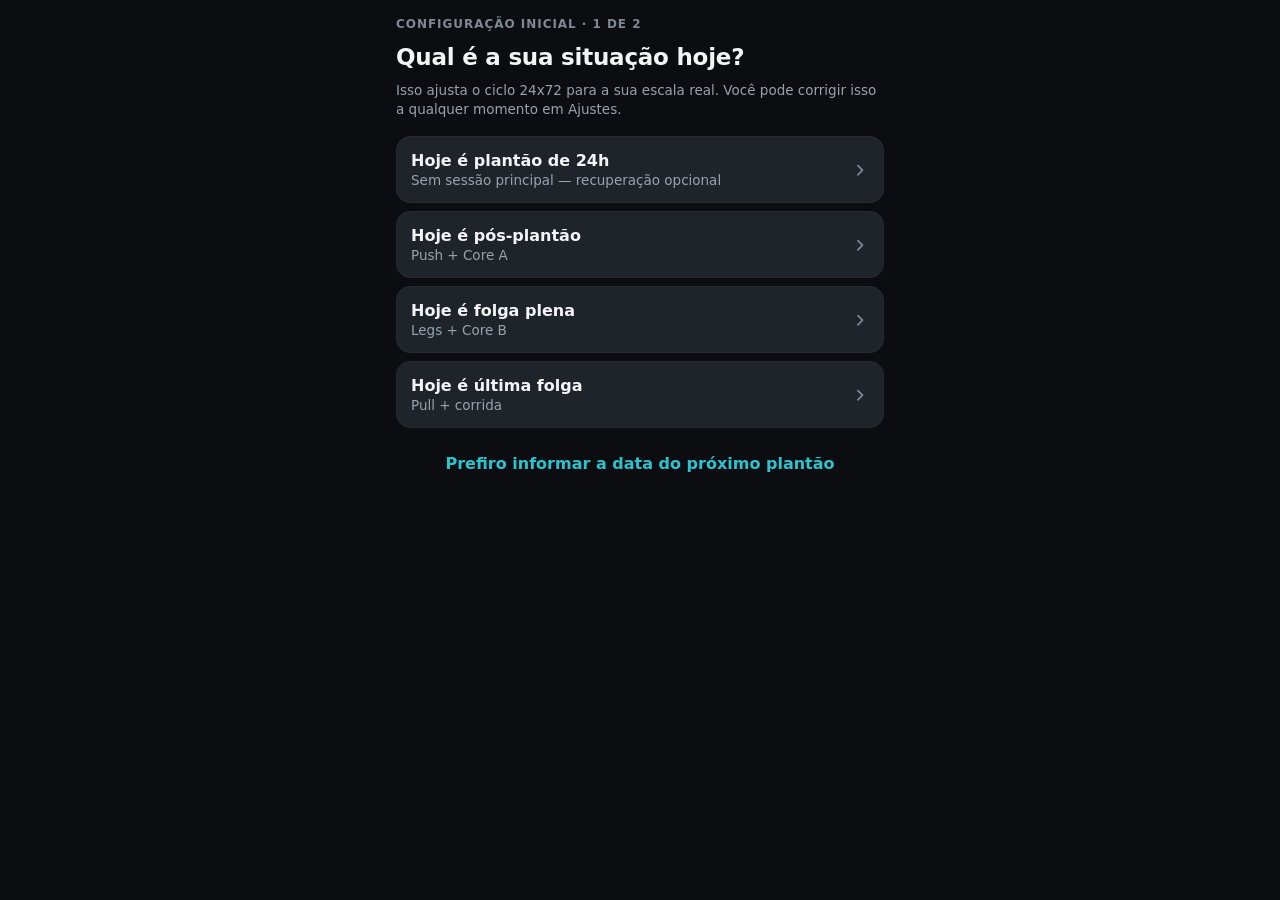
<file: appgym-original.html>
<!doctype html>
<html lang="pt-BR" data-theme="dark">
<head>
<meta charset="utf-8">
<meta name="viewport" content="width=device-width, initial-scale=1, viewport-fit=cover">
<meta name="color-scheme" content="dark light">
<link rel="apple-touch-icon" href="./apple-touch-icon.png">
<link rel="icon" type="image/png" href="./apple-touch-icon.png">
<meta name="apple-mobile-web-app-capable" content="yes">
<meta name="apple-mobile-web-app-status-bar-style" content="black">
<meta name="apple-mobile-web-app-title" content="Ficha PPL">
<title>Ficha PPL Híbrida</title>
<style>
/* ============================================================
   TOKENS
   ============================================================ */
:root{
  --bg:#0b0d10;
  --bg-elev:#121519;
  --card:#181c21;
  --card-alt:#1f242b;
  --border:#262b32;
  --text:#f3f4f6;
  --text-dim:#9aa2ac;
  --text-faint:#7f8894;
  --accent:#29c4cf;
  --accent-strong:#1fa9b3;
  --accent-soft:rgba(41,196,207,.14);
  --push:#d1665c;
  --push-soft:rgba(209,102,92,.16);
  --pull:#4c82f0;
  --pull-soft:rgba(76,130,240,.16);
  --legs:#4bb883;
  --legs-soft:rgba(75,184,131,.16);
  --core:#a884e3;
  --core-soft:rgba(168,132,227,.16);
  --run:#f2a154;
  --run-soft:rgba(242,161,84,.16);
  --warn:#f0c94e;
  --warn-soft:rgba(240,201,78,.14);
  --danger:#ef4b4b;
  --danger-soft:rgba(239,75,75,.14);
  --ok:#4bb883;
  --idle:#5b6470;
  --idle-soft:rgba(91,100,112,.16);
  --radius-s:8px;
  --radius-m:14px;
  --radius-l:20px;
  --radius-xl:26px;
  --tap-min:48px;
  --shadow-card:0 6px 20px rgba(0,0,0,.28);
  --shadow-sheet:0 -8px 30px rgba(0,0,0,.4);
  --font-sans:system-ui,-apple-system,"Segoe UI",Roboto,"Helvetica Neue",Arial,sans-serif;
  --font-mono:ui-monospace,"SF Mono","Roboto Mono","Cascadia Mono",Menlo,Consolas,monospace;
  --sp-1:4px; --sp-2:8px; --sp-3:12px; --sp-4:16px; --sp-5:20px; --sp-6:24px; --sp-7:32px; --sp-8:40px;
  --safe-b: env(safe-area-inset-bottom, 0px);
  --safe-t: env(safe-area-inset-top, 0px);
}
[data-theme="light"]{
  --bg:#f2f3f5;
  --bg-elev:#ffffff;
  --card:#ffffff;
  --card-alt:#eceef1;
  --border:#dde1e6;
  --text:#171a1d;
  --text-dim:#565e68;
  --text-faint:#5f6673;
  --shadow-card:0 6px 18px rgba(20,20,30,.08);
  --shadow-sheet:0 -8px 24px rgba(20,20,30,.14);
}

/* ============================================================
   RESET / BASE
   ============================================================ */
*,*::before,*::after{box-sizing:border-box;}
html,body{height:100%;}
body{
  margin:0;
  background:var(--bg);
  color:var(--text);
  font-family:var(--font-sans);
  font-size:16px;
  line-height:1.45;
  -webkit-font-smoothing:antialiased;
  overscroll-behavior-y:none;
}
h1,h2,h3,h4,p,ul,ol,figure{margin:0;}
ul,ol{padding-left:1.1em;}
button,input,select,textarea{font-family:inherit;font-size:inherit;color:inherit;}
button{cursor:pointer;}
a{color:inherit;}
.mono{font-family:var(--font-mono);font-variant-numeric:tabular-nums;}
.sr-only{position:absolute;width:1px;height:1px;padding:0;margin:-1px;overflow:hidden;clip:rect(0,0,0,0);white-space:nowrap;border:0;}
::selection{background:var(--accent-soft);}
button:focus-visible, a:focus-visible, input:focus-visible, textarea:focus-visible, select:focus-visible, [tabindex]:focus-visible{
  outline:2px solid var(--accent); outline-offset:2px; border-radius:4px;
}
@media (prefers-reduced-motion: reduce){
  *{animation-duration:.001ms !important;animation-iteration-count:1 !important;transition-duration:.001ms !important;}
}

/* ============================================================
   APP SHELL
   ============================================================ */
#app{
  max-width:520px;
  margin:0 auto;
  min-height:100%;
  display:flex;
  flex-direction:column;
  position:relative;
  background:var(--bg);
}
.screen{
  flex:1;
  padding:var(--sp-4) var(--sp-4) calc(96px + var(--safe-b));
  animation:fadeIn .22s ease both;
}
.screen.no-bottom-pad{padding-bottom:calc(var(--sp-6) + var(--safe-b));}
/* Screens with no .topbar child (onboarding) still need their own top clearance;
   .topbar carries its own safe-t below for screens that do have one, so this
   is applied only where nothing else already accounts for the notch. */
.screen.no-topbar{padding-top:calc(var(--sp-4) + var(--safe-t));}
@keyframes fadeIn{from{opacity:0;transform:translateY(4px);}to{opacity:1;transform:translateY(0);}}

/* Top header */
.topbar{
  position:sticky;top:0;z-index:20;
  background:linear-gradient(var(--bg) 70%, transparent);
  padding:calc(var(--sp-3) + var(--safe-t)) var(--sp-4) var(--sp-2);
  display:flex;align-items:center;justify-content:space-between;
  max-width:520px;margin:0 auto;width:100%;
}
.topbar .greet{font-size:13px;color:var(--text-faint);letter-spacing:.02em;text-transform:uppercase;font-weight:600;}
.topbar .daylabel{font-size:20px;font-weight:700;margin-top:2px;}
.icon-btn{
  width:var(--tap-min);height:var(--tap-min);
  display:flex;align-items:center;justify-content:center;
  background:transparent;border:none;border-radius:50%;color:var(--text-dim);
  transition:background .15s ease, color .15s ease;
}
.icon-btn:active{background:var(--card-alt);color:var(--text);}
.icon-btn svg{width:22px;height:22px;}

/* Base sizing for every icon() output — without this, bare inline <svg> can
   render at the browser's default 300x150 box wherever icon() is used outside
   .icon-btn/.nav-item (buttons, banners, table cells, timer controls). */
.ic{display:inline-flex;align-items:center;justify-content:center;flex:0 0 auto;line-height:0;vertical-align:middle;}
.ic svg{width:1.15em;height:1.15em;display:block;}

/* Bottom nav */
.nav-bottom{
  position:fixed;left:0;right:0;bottom:0;z-index:30;
  display:flex;justify-content:center;
}
.nav-bottom-inner{
  width:100%;max-width:520px;
  display:flex;background:var(--bg-elev);
  border-top:1px solid var(--border);
  padding:6px 4px calc(6px + var(--safe-b));
  box-shadow:0 -2px 16px rgba(0,0,0,.25);
}
.nav-item{
  flex:1;display:flex;flex-direction:column;align-items:center;gap:3px;
  background:none;border:none;color:var(--text-faint);
  padding:6px 2px;border-radius:var(--radius-s);
  font-size:11px;font-weight:600;letter-spacing:.01em;
}
.nav-item svg{width:22px;height:22px;}
.nav-item.active{color:var(--accent);}
.nav-item:active{background:var(--card-alt);}

/* session control bar (replaces bottom nav during active workout) */
.nav-session{
  position:fixed;left:0;right:0;bottom:0;z-index:30;
  display:flex;justify-content:center;
}
.nav-session-inner{
  width:100%;max-width:520px;display:flex;gap:8px;align-items:center;
  background:var(--bg-elev);border-top:1px solid var(--border);
  padding:10px var(--sp-3) calc(10px + var(--safe-b));
  box-shadow:0 -2px 16px rgba(0,0,0,.25);
}
.nav-session-inner .btn{flex:1;}
.nav-session-inner .btn.icon-only{flex:0 0 var(--tap-min);}

/* ============================================================
   BUTTONS
   ============================================================ */
.btn{
  min-height:var(--tap-min);
  padding:0 18px;
  border-radius:var(--radius-m);
  border:1px solid transparent;
  background:var(--card-alt);
  color:var(--text);
  font-weight:600;font-size:15px;
  display:inline-flex;align-items:center;justify-content:center;gap:8px;
  transition:transform .08s ease, background .15s ease, border-color .15s ease, opacity .15s ease;
  white-space:nowrap;
}
.btn:active{transform:scale(.97);}
.btn-block{width:100%;}
.btn-primary{background:var(--accent);color:#04262a;}
.btn-primary:active{background:var(--accent-strong);}
.btn-outline{background:transparent;border-color:var(--border);color:var(--text);}
.btn-ghost{background:transparent;color:var(--text-dim);padding:0 10px;min-height:40px;}
.btn-danger{background:var(--danger-soft);color:var(--danger);}
.btn-sm{min-height:38px;padding:0 14px;font-size:13.5px;border-radius:var(--radius-s);}
.btn-lg{min-height:56px;font-size:16.5px;border-radius:var(--radius-l);}
.btn:disabled{opacity:.4;pointer-events:none;}
.btn-row{display:flex;gap:10px;}
.btn-row .btn{flex:1;}

.fab-primary{
  min-height:58px;font-size:17px;font-weight:700;
  background:var(--accent);color:#04262a;border-radius:var(--radius-l);
  box-shadow:0 8px 22px rgba(41,196,207,.25);
}

/* Segmented control */
.segmented{
  display:flex;background:var(--card-alt);border-radius:var(--radius-m);padding:3px;gap:2px;
}
.segmented button{
  flex:1;border:none;background:transparent;color:var(--text-dim);
  min-height:40px;border-radius:calc(var(--radius-m) - 3px);font-weight:600;font-size:13.5px;
  transition:background .15s ease,color .15s ease;
}
.segmented button.active{background:var(--bg-elev);color:var(--text);box-shadow:0 1px 4px rgba(0,0,0,.3);}

/* Chips / badges */
.chip{
  display:inline-flex;align-items:center;gap:5px;
  padding:4px 10px;border-radius:999px;font-size:12.5px;font-weight:600;
  background:var(--card-alt);color:var(--text-dim);
}
.chip-dot{width:7px;height:7px;border-radius:50%;background:currentColor;}
.tag-push{background:var(--push-soft);color:var(--push);}
.tag-pull{background:var(--pull-soft);color:var(--pull);}
.tag-legs{background:var(--legs-soft);color:var(--legs);}
.tag-core{background:var(--core-soft);color:var(--core);}
.tag-run{background:var(--run-soft);color:var(--run);}
.tag-idle{background:var(--idle-soft);color:var(--idle);}
.tag-warn{background:var(--warn-soft);color:var(--warn);}
.tag-danger{background:var(--danger-soft);color:var(--danger);}

/* ============================================================
   CARDS / SURFACES
   ============================================================ */
.card{
  background:var(--card);
  border:1px solid var(--border);
  border-radius:var(--radius-l);
  padding:var(--sp-5);
  box-shadow:var(--shadow-card);
}
.card + .card{margin-top:var(--sp-4);}
.card-title{font-size:19px;font-weight:700;letter-spacing:-.01em;}
.card-sub{font-size:13.5px;color:var(--text-dim);margin-top:2px;}
.stack{display:flex;flex-direction:column;gap:var(--sp-4);}
.stack-sm{display:flex;flex-direction:column;gap:var(--sp-2);}
.row{display:flex;align-items:center;justify-content:space-between;gap:var(--sp-3);}
.row-start{display:flex;align-items:center;gap:var(--sp-2);}
.divider{height:1px;background:var(--border);margin:var(--sp-4) 0;border:none;}
.section-label{
  font-size:12px;font-weight:700;letter-spacing:.08em;text-transform:uppercase;color:var(--text-faint);
  margin-bottom:var(--sp-2);
}
.empty-state{
  text-align:center;padding:var(--sp-8) var(--sp-4);color:var(--text-dim);
}
.empty-state .ico{font-size:34px;margin-bottom:var(--sp-2);opacity:.7;}

/* Duty strip — signature cycle indicator */
.duty-strip{display:flex;gap:6px;}
.duty-seg{
  flex:1;height:34px;border-radius:9px;background:var(--card-alt);
  display:flex;align-items:center;justify-content:center;
  font-family:var(--font-mono);font-size:12px;font-weight:700;color:var(--text-faint);
  border:1px solid var(--border);position:relative;overflow:hidden;
}
.duty-seg.now{color:#04141a;border-color:transparent;}
.duty-seg.now.d-idle{background:var(--idle);color:#0c0f12;}
.duty-seg.now.d-push{background:var(--push);}
.duty-seg.now.d-legs{background:var(--legs);}
.duty-seg.now.d-pull{background:var(--pull);}
.duty-seg.past{opacity:.45;}

/* Load / numeric readouts */
.load-number{font-family:var(--font-mono);font-size:26px;font-weight:700;letter-spacing:-.02em;}
.timer-display{font-family:var(--font-mono);font-size:44px;font-weight:700;letter-spacing:-.01em;text-align:center;}
.timer-display.pulse{animation:pulse 1s ease-in-out infinite;}
@keyframes pulse{0%,100%{opacity:1;}50%{opacity:.55;}}

/* Progress bar */
.progress-track{height:6px;border-radius:99px;background:var(--card-alt);overflow:hidden;}
.progress-fill{height:100%;background:var(--accent);border-radius:99px;transition:width .3s ease;}

/* ============================================================
   FORMS
   ============================================================ */
.field{display:flex;flex-direction:column;gap:6px;}
.field label{font-size:12.5px;font-weight:600;color:var(--text-dim);}
.input,.textarea,select.input{
  width:100%;background:var(--card-alt);border:1px solid var(--border);
  border-radius:var(--radius-m);padding:12px 14px;min-height:var(--tap-min);color:var(--text);
}
.textarea{min-height:88px;resize:vertical;}
.input:focus,.textarea:focus,select.input:focus{outline:2px solid var(--accent);outline-offset:1px;}

.stepper{display:flex;align-items:center;gap:10px;}
.stepper button{
  width:44px;height:44px;border-radius:12px;border:1px solid var(--border);
  background:var(--card-alt);font-size:20px;font-weight:700;color:var(--text);
  display:flex;align-items:center;justify-content:center;
}
.stepper button:active{background:var(--bg-elev);}
.stepper .val{flex:1;text-align:center;font-family:var(--font-mono);font-size:24px;font-weight:700;}
.stepper .unit{font-size:13px;color:var(--text-faint);margin-left:4px;}

.pill-select{display:flex;gap:8px;flex-wrap:wrap;}
.pill-select button{
  border:1px solid var(--border);background:var(--card-alt);color:var(--text-dim);
  padding:9px 14px;border-radius:999px;font-weight:600;font-size:13.5px;min-height:40px;
}
.pill-select button.active{background:var(--accent-soft);border-color:var(--accent);color:var(--accent);}

.opt-list{display:flex;flex-direction:column;gap:8px;}
.opt-row{
  display:flex;align-items:center;justify-content:space-between;gap:10px;
  padding:14px;border:1px solid var(--border);border-radius:var(--radius-m);background:var(--card-alt);
  min-height:var(--tap-min);
}

/* toggle switch */
.switch{position:relative;width:46px;height:27px;flex-shrink:0;}
.switch input{position:absolute;opacity:0;width:100%;height:100%;margin:0;cursor:pointer;}
.switch .track{position:absolute;inset:0;background:var(--card-alt);border:1px solid var(--border);border-radius:99px;transition:background .15s;}
.switch .thumb{position:absolute;top:2px;left:2px;width:21px;height:21px;border-radius:50%;background:var(--text-faint);transition:transform .15s,background .15s;}
.switch input:checked + .track{background:var(--accent-soft);border-color:var(--accent);}
.switch input:checked + .track .thumb{transform:translateX(19px);background:var(--accent);}

/* ============================================================
   TABLE (sets)
   ============================================================ */
.set-table{width:100%;border-collapse:collapse;font-size:14px;}
.set-table th{
  text-align:left;color:var(--text-faint);font-weight:600;font-size:11.5px;
  text-transform:uppercase;letter-spacing:.04em;padding:0 6px 6px;
}
.set-table td{padding:9px 6px;border-top:1px solid var(--border);font-family:var(--font-mono);}
.set-table tr.current td{font-family:var(--font-sans);color:var(--text-faint);font-style:italic;}
.set-table td.check{font-family:var(--font-sans);color:var(--ok);text-align:center;}

/* ============================================================
   SHEET / OVERLAY
   ============================================================ */
.overlay{
  position:fixed;inset:0;background:rgba(0,0,0,.55);z-index:50;
  display:flex;align-items:flex-end;justify-content:center;
  animation:fadeIn .15s ease both;
}
.sheet{
  width:100%;max-width:520px;background:var(--bg-elev);
  border-radius:22px 22px 0 0;padding:var(--sp-3) var(--sp-4) calc(var(--sp-5) + var(--safe-b));
  box-shadow:var(--shadow-sheet);
  animation:slideUp .22s cubic-bezier(.2,.8,.3,1) both;
  max-height:88vh;overflow-y:auto;
}
.sheet-grab{width:36px;height:4px;background:var(--border);border-radius:99px;margin:2px auto 14px;}
@keyframes slideUp{from{transform:translateY(24px);opacity:0;}to{transform:translateY(0);opacity:1;}}
.sheet-title{font-size:17px;font-weight:700;margin-bottom:var(--sp-4);}

/* ============================================================
   TABS
   ============================================================ */
.tabs{display:flex;gap:4px;overflow-x:auto;padding-bottom:2px;margin-bottom:var(--sp-4);}
.tabs::-webkit-scrollbar{display:none;}
.tab-btn{
  flex:none;border:none;background:transparent;color:var(--text-faint);font-weight:600;font-size:14px;
  padding:8px 4px;border-bottom:2px solid transparent;min-height:40px;margin-right:18px;
}
.tab-btn.active{color:var(--text);border-color:var(--accent);}

/* ============================================================
   MISC
   ============================================================ */
.exercise-card{
  background:var(--card);border:1px solid var(--border);border-radius:var(--radius-l);
  padding:var(--sp-4);
}
.media-placeholder{
  display:flex;gap:8px;
}
.media-slot{
  flex:1;aspect-ratio:4/3;border-radius:var(--radius-m);background:var(--card-alt);
  border:1px dashed var(--border);display:flex;flex-direction:column;align-items:center;justify-content:center;
  gap:4px;color:var(--text-faint);font-size:11.5px;text-align:center;padding:8px;
}
.media-slot .ic svg{width:24px;height:24px;}

.cue-list{list-style:none;padding:0;display:flex;flex-direction:column;gap:6px;margin-top:2px;}
.cue-list li{display:flex;gap:8px;font-size:14px;color:var(--text-dim);}
.cue-list li::before{content:"›";color:var(--accent);font-weight:700;}

.toast{
  position:fixed;left:50%;bottom:calc(96px + var(--safe-b));transform:translateX(-50%);
  background:var(--bg-elev);border:1px solid var(--border);color:var(--text);
  padding:12px 18px;border-radius:999px;font-size:14px;font-weight:600;
  box-shadow:0 8px 24px rgba(0,0,0,.4);z-index:60;
  display:flex;align-items:center;gap:10px;
  animation:toastIn .25s ease both;
}
@keyframes toastIn{from{opacity:0;transform:translate(-50%,10px);}to{opacity:1;transform:translate(-50%,0);}}

.banner{
  border-radius:var(--radius-m);padding:12px 14px;font-size:13.5px;display:flex;gap:10px;align-items:flex-start;
}
.banner-warn{background:var(--warn-soft);color:var(--warn);}
.banner-info{background:var(--accent-soft);color:var(--accent);}
.banner-danger{background:var(--danger-soft);color:var(--danger);}

.readonly-note{font-size:13px;color:var(--text-faint);line-height:1.5;}

svg.chart{width:100%;height:auto;display:block;}
.chart-grid line{stroke:var(--border);stroke-width:1;}
.chart-line{fill:none;stroke:var(--accent);stroke-width:2.5;stroke-linecap:round;stroke-linejoin:round;}
.chart-dot{fill:var(--accent);}
.chart-milestone{stroke:var(--warn);stroke-dasharray:3 4;stroke-width:1.5;}

.link-btn{background:none;border:none;color:var(--accent);font-weight:600;padding:8px 0;min-height:40px;}

.kbd-hint{font-size:11px;color:var(--text-faint);}

.grid-2{display:grid;grid-template-columns:1fr 1fr;gap:var(--sp-3);}
.stat-box{background:var(--card-alt);border-radius:var(--radius-m);padding:12px 14px;}
.stat-box .num{font-family:var(--font-mono);font-size:20px;font-weight:700;}
.stat-box .lbl{font-size:11.5px;color:var(--text-faint);margin-top:2px;}
</style>
</head>
<body>
<div id="app"></div>
<div id="overlay-root"></div>
<div id="toast-root"></div>
<script>
'use strict';
/* ==================================================================
   FICHA PPL HÍBRIDA — app.js (embedded)
   Single-file SPA. Hash router. localStorage persistence.
   ================================================================== */

/* ============================================================
   ICONS (inline SVG strings, stroke=currentColor)
   ============================================================ */
const ICON = {
  home:'<svg viewBox="0 0 24 24" fill="none" stroke="currentColor" stroke-width="2" stroke-linecap="round" stroke-linejoin="round"><path d="M3 11l9-8 9 8"/><path d="M5 10v10h14V10"/></svg>',
  dumbbell:'<svg viewBox="0 0 24 24" fill="none" stroke="currentColor" stroke-width="2" stroke-linecap="round" stroke-linejoin="round"><path d="M6.5 6.5l11 11"/><path d="M3 8l3-3M18 21l3-3M2 9l2-2M20 17l2-2"/><path d="M8 4l2 2M14 18l2 2"/><rect x="5" y="5" width="4" height="4" rx="1" transform="rotate(45 7 7)"/><rect x="15" y="15" width="4" height="4" rx="1" transform="rotate(45 17 17)"/></svg>',
  cycle:'<svg viewBox="0 0 24 24" fill="none" stroke="currentColor" stroke-width="2" stroke-linecap="round" stroke-linejoin="round"><path d="M4 4v5h5"/><path d="M20 20v-5h-5"/><path d="M5 15a8 8 0 0014 3.5M19 9A8 8 0 005 5.5"/></svg>',
  chart:'<svg viewBox="0 0 24 24" fill="none" stroke="currentColor" stroke-width="2" stroke-linecap="round" stroke-linejoin="round"><path d="M4 20V10M12 20V4M20 20v-7"/></svg>',
  gear:'<svg viewBox="0 0 24 24" fill="none" stroke="currentColor" stroke-width="2" stroke-linecap="round" stroke-linejoin="round"><circle cx="12" cy="12" r="3"/><path d="M19.4 15a1.7 1.7 0 00.34 1.87l.06.06a2 2 0 11-2.83 2.83l-.06-.06a1.7 1.7 0 00-1.87-.34 1.7 1.7 0 00-1 1.55V21a2 2 0 11-4 0v-.09a1.7 1.7 0 00-1-1.55 1.7 1.7 0 00-1.87.34l-.06.06a2 2 0 11-2.83-2.83l.06-.06a1.7 1.7 0 00.34-1.87 1.7 1.7 0 00-1.55-1H3a2 2 0 110-4h.09a1.7 1.7 0 001.55-1 1.7 1.7 0 00-.34-1.87l-.06-.06a2 2 0 112.83-2.83l.06.06a1.7 1.7 0 001.87.34H9a1.7 1.7 0 001-1.55V3a2 2 0 114 0v.09a1.7 1.7 0 001 1.55 1.7 1.7 0 001.87-.34l.06-.06a2 2 0 112.83 2.83l-.06.06a1.7 1.7 0 00-.34 1.87V9a1.7 1.7 0 001.55 1H21a2 2 0 110 4h-.09a1.7 1.7 0 00-1.55 1z"/></svg>',
  chevron:'<svg viewBox="0 0 24 24" fill="none" stroke="currentColor" stroke-width="2.2" stroke-linecap="round" stroke-linejoin="round"><path d="M9 6l6 6-6 6"/></svg>',
  back:'<svg viewBox="0 0 24 24" fill="none" stroke="currentColor" stroke-width="2.2" stroke-linecap="round" stroke-linejoin="round"><path d="M15 6l-6 6 6 6"/></svg>',
  close:'<svg viewBox="0 0 24 24" fill="none" stroke="currentColor" stroke-width="2.2" stroke-linecap="round" stroke-linejoin="round"><path d="M6 6l12 12M18 6L6 18"/></svg>',
  check:'<svg viewBox="0 0 24 24" fill="none" stroke="currentColor" stroke-width="2.4" stroke-linecap="round" stroke-linejoin="round"><path d="M20 6L9 17l-5-5"/></svg>',
  run:'<svg viewBox="0 0 24 24" fill="none" stroke="currentColor" stroke-width="2" stroke-linecap="round" stroke-linejoin="round"><circle cx="16.5" cy="5.5" r="1.8"/><path d="M14 22l1.5-5.5-3-2.5.7-5"/><path d="M8 22l3-6.5-2.5-4L12 9l3 2.5 3.5-1"/><path d="M6.5 14L10 12"/></svg>',
  pause:'<svg viewBox="0 0 24 24" fill="currentColor"><rect x="6" y="5" width="4" height="14" rx="1"/><rect x="14" y="5" width="4" height="14" rx="1"/></svg>',
  play:'<svg viewBox="0 0 24 24" fill="currentColor"><path d="M7 5l12 7-12 7z"/></svg>',
  plus:'<svg viewBox="0 0 24 24" fill="none" stroke="currentColor" stroke-width="2.2" stroke-linecap="round"><path d="M12 5v14M5 12h14"/></svg>',
  dots:'<svg viewBox="0 0 24 24" fill="currentColor"><circle cx="5" cy="12" r="1.8"/><circle cx="12" cy="12" r="1.8"/><circle cx="19" cy="12" r="1.8"/></svg>',
  warn:'<svg viewBox="0 0 24 24" fill="none" stroke="currentColor" stroke-width="2" stroke-linecap="round" stroke-linejoin="round"><path d="M12 9v4M12 17h.01"/><path d="M10.3 3.9L1.8 18a2 2 0 001.7 3h17a2 2 0 001.7-3L13.7 3.9a2 2 0 00-3.4 0z"/></svg>',
  swap:'<svg viewBox="0 0 24 24" fill="none" stroke="currentColor" stroke-width="2" stroke-linecap="round" stroke-linejoin="round"><path d="M4 7h13l-3-3M20 17H7l3 3"/></svg>',
  photo:'<svg viewBox="0 0 24 24" fill="none" stroke="currentColor" stroke-width="1.6" stroke-linecap="round" stroke-linejoin="round"><rect x="3" y="4" width="18" height="16" rx="2"/><circle cx="9" cy="10" r="2"/><path d="M21 16l-5-5-9 9"/></svg>',
};
function icon(name,cls){ return '<span class="ic '+(cls||'')+'" aria-hidden="true">'+(ICON[name]||'')+'</span>'; }

/* ============================================================
   EXERCISE LIBRARY DATA
   ============================================================ */
const EX = {
  'supino-reto':{
    name:'Supino reto (barra ou máquina)', primary:['Peitoral'], secondary:['Tríceps','Deltoide anterior'],
    equipment:['Barra e banco reto', 'ou máquina convergente'], pattern:'Empurrar horizontal', incrementCategory:'upperFree', logType:'strength',
    quickCues:['Escápulas para trás e para baixo','Cotovelos entre 45° e 70° do tronco','Expire durante a subida'],
    setup:['Pés firmes e glúteos apoiados no banco','Peito elevado, sem exagerar o arco lombar','Encaixe as escápulas antes de tirar a barra do suporte'],
    execution:['Desça até uma amplitude confortável para o seu ombro','Empurre sem perder o encaixe escapular','Evite prender a respiração por longos períodos'],
    errors:['Ombros avançando para frente','Barra quicando no peito','Punhos dobrados para trás','Pés soltos do chão'],
    substitutions:['maquina-convergente'],
    tip:'Prefira a máquina convergente quando estiver sozinho, muito cansado ou sem segurança para retirar a barra.'
  },
  'maquina-convergente':{
    name:'Supino em máquina convergente', primary:['Peitoral'], secondary:['Tríceps','Deltoide anterior'],
    equipment:['Máquina convergente'], pattern:'Empurrar horizontal', incrementCategory:'upperMachine', logType:'strength',
    quickCues:['Escápulas para trás e para baixo','Punhos alinhados com os cotovelos','Empurre sem travar bruscamente o cotovelo'],
    setup:['Ajuste o banco para os pegadores ficarem na altura do peito'], execution:['Empurre em trajetória controlada, sem soltar o peso na volta'],
    errors:['Assento na altura errada','Amplitude reduzida por pressa'], substitutions:['supino-reto'],
  },
  'supino-inclinado-halteres':{
    name:'Supino inclinado com halteres', primary:['Peitoral superior'], secondary:['Deltoide anterior','Tríceps'],
    equipment:['Banco regulável','Halteres'], pattern:'Empurrar horizontal (inclinado)', incrementCategory:'upperFree', logType:'strength',
    quickCues:['Banco entre 25° e 35°','Escápulas estabilizadas','Antebraços próximos da vertical'],
    setup:['Ajuste o banco','Leve os halteres até a região superior do peito'],
    execution:['Não bata um halter no outro no topo','Mantenha tensão sem virar um desenvolvimento de ombro'],
    errors:['Inclinação excessiva do banco','Ombros avançando','Halteres batendo no topo'],
    substitutions:['maquina-inclinada'],
  },
  'maquina-inclinada':{
    name:'Supino inclinado em máquina', primary:['Peitoral superior'], secondary:['Deltoide anterior','Tríceps'],
    equipment:['Máquina inclinada'], pattern:'Empurrar horizontal (inclinado)', incrementCategory:'upperMachine', logType:'strength',
    quickCues:['Escápulas estabilizadas','Empurre sem elevar os ombros'], setup:['Ajuste o assento para os pegadores na linha do peito superior'],
    execution:['Controle a volta sem soltar a carga'], errors:['Assento desregulado'], substitutions:['supino-inclinado-halteres'],
  },
  'desenvolvimento-ombros':{
    name:'Desenvolvimento de ombros sentado', primary:['Deltoide'], secondary:['Tríceps'],
    equipment:['Halteres ou máquina','Banco com encosto'], pattern:'Empurrar vertical', incrementCategory:'upperFree', logType:'strength',
    quickCues:['Encosto praticamente vertical','Abdômen firme, costelas controladas','Cotovelos ligeiramente à frente do tronco'],
    setup:['Sente com encosto quase vertical'], execution:['Empurre para cima sem inclinar excessivamente a lombar','Pare a descida antes de perder a posição do ombro'],
    errors:['Arqueamento lombar excessivo','Amplitude incompleta na descida'], substitutions:['maquina-desenvolvimento'],
  },
  'maquina-desenvolvimento':{
    name:'Desenvolvimento em máquina', primary:['Deltoide'], secondary:['Tríceps'], equipment:['Máquina de desenvolvimento'],
    pattern:'Empurrar vertical', incrementCategory:'upperMachine', logType:'strength',
    quickCues:['Costas apoiadas no encosto','Empurre sem travar o cotovelo no topo'], setup:['Ajuste o assento para os pegadores na altura dos ombros'],
    execution:['Desça controlando o peso'], errors:['Assento muito baixo ou alto'], substitutions:['desenvolvimento-ombros'],
  },
  'elevacao-lateral':{
    name:'Elevação lateral', primary:['Deltoide lateral'], secondary:[], equipment:['Halteres'], pattern:'Elevação', incrementCategory:'isolator', logType:'strength',
    quickCues:['Joelhos destravados, tronco estável','Conduza o movimento pelos cotovelos','Eleve até a linha dos ombros'],
    setup:['Halteres ao lado do corpo, cotovelos levemente flexionados'], execution:['Desça controlando, sem soltar o peso'],
    errors:['Halteres pesados demais viram balanço corporal'], substitutions:[],
  },
  'crossover':{
    name:'Crossover (polia alta, trajetória para o centro)', primary:['Peitoral'], secondary:['Deltoide anterior'], equipment:['Cross/polias'], pattern:'Adução horizontal', incrementCategory:'isolator', logType:'strength',
    quickCues:['Polias na altura dos ombros ou um pouco acima','Tronco levemente inclinado, sem curvar as costas','Cotovelos semiflexionados e quase fixos'],
    setup:['Um pé à frente, polias ajustadas'], execution:['Conduza para a linha média, discretamente para baixo','Segure a contração por cerca de 1 segundo'],
    errors:['Polias muito baixas (perde a ênfase definida)','Cotovelos variando de ângulo a cada repetição'], substitutions:['peck-deck'],
    tip:'Variação definitiva: essa trajetória complementa os dois supinos sem repetir a ênfase superior do peitoral.'
  },
  'peck-deck':{
    name:'Peck deck', primary:['Peitoral'], secondary:[], equipment:['Peck deck'], pattern:'Adução horizontal', incrementCategory:'isolator', logType:'strength',
    quickCues:['Costas apoiadas no encosto','Aproxime os braços sem arredondar os ombros'], setup:['Ajuste o assento para os pegadores na altura do peito'],
    execution:['Contração breve no fechamento'], errors:['Amplitude excessiva forçando o ombro'], substitutions:['crossover'],
  },
  'triceps-corda':{
    name:'Tríceps na polia com corda', primary:['Tríceps'], secondary:[], equipment:['Polia alta','Corda'], pattern:'Extensão de cotovelo', incrementCategory:'isolator', logType:'strength',
    quickCues:['Cotovelos próximos ao tronco','Ombros quietos','Separe as pontas da corda ao final'],
    setup:['Segure a corda com pegada neutra'], execution:['Volte até o antebraço passar discretamente de 90°, sem o cotovelo avançar'],
    errors:['Cotovelo avançando à frente do tronco','Ombros ajudando o movimento'], substitutions:[],
  },
  'dead-bug':{
    name:'Dead bug', primary:['Core (controle profundo)'], secondary:[], equipment:['Colchonete'], pattern:'Anti-extensão', incrementCategory:'core', logType:'core-reps',
    quickCues:['Lombar permanece apoiada no chão','Expire ao estender braço e perna opostos','Reduza a amplitude se o abdômen formar saliência central'],
    setup:['Deite com quadris e joelhos a 90°'], execution:['Estenda braço e perna opostos com controle, sem perder o apoio lombar'],
    errors:['Lombar descolando do chão','Amplitude grande demais para o controle atual'], substitutions:[],
  },
  'pallof-press':{
    name:'Pallof press', primary:['Core (anti-rotação)'], secondary:[], equipment:['Polia na altura do peito'], pattern:'Anti-rotação', incrementCategory:'core', logType:'core-reps',
    quickCues:['Fique lateralmente ao aparelho','Empurre resistindo à rotação do tronco','Quadris e costelas alinhados'],
    setup:['Segure o pegador junto ao peito, de lado para a polia'], execution:['Empurre à frente sem deixar o tronco girar'],
    errors:['Girar o tronco para compensar a carga'], substitutions:[],
  },
  'puxada-frontal':{
    name:'Puxada frontal', primary:['Dorsal'], secondary:['Bíceps'], equipment:['Puxador alto'], pattern:'Puxar vertical', incrementCategory:'upperFree', logType:'strength',
    quickCues:['Pegada neutra ou pronada de largura média','Abaixe as escápulas antes de puxar','Cotovelos em direção às laterais do tronco'],
    setup:['Coxas firmes sob o apoio'], execution:['Barra chega à região superior do peito','Retorne alongando o dorsal sem perder controle'],
    errors:['Puxada atrás da cabeça','Balanço excessivo do tronco'], substitutions:[],
  },
  'remada-baixa':{
    name:'Remada baixa', primary:['Costas (espessura)'], secondary:['Bíceps'], equipment:['Remada baixa (cabo)'], pattern:'Puxar horizontal', incrementCategory:'upperFree', logType:'strength',
    quickCues:['Coluna neutra, peito aberto','Puxe entre o umbigo e a parte inferior do peito','Cotovelos acompanham o corpo'],
    setup:['Pés apoiados, joelhos levemente flexionados'], execution:['Pequena contração no final','Não transforme em balanço da lombar'],
    errors:['Balanço da lombar para puxar mais peso'], substitutions:['remada-peito-apoiado'],
  },
  'remada-peito-apoiado':{
    name:'Remada com peito apoiado', primary:['Costas (espessura)'], secondary:['Bíceps'], equipment:['Banco com apoio para o peito'], pattern:'Puxar horizontal', incrementCategory:'upperMachine', logType:'strength',
    quickCues:['Peito apoiado o tempo todo','Cotovelos conduzindo o movimento'], setup:['Ajuste o banco para o peito ficar bem apoiado'],
    execution:['Puxe sem tirar o peito do apoio'], errors:['Tirar o peito do banco para ganhar amplitude'], substitutions:['remada-baixa'],
  },
  'remada-unilateral':{
    name:'Remada unilateral apoiada no banco', primary:['Dorsal (unilateral)'], secondary:['Bíceps'], equipment:['Banco','Halter'], pattern:'Puxar horizontal unilateral', incrementCategory:'upperFree', logType:'strength',
    quickCues:['Coluna longa, pelve nivelada','Halter parte abaixo do ombro','Cotovelo em direção ao quadril'],
    setup:['Uma mão e um joelho apoiados no banco'], execution:['Não gire o tronco para ganhar amplitude','Desça alongando o dorsal, ombro controlado'],
    errors:['Girar o tronco para compensar carga'], substitutions:[],
    tip:'Sua variação preferida — mantida exatamente como você gosta de executar.'
  },
  'peck-deck-invertido':{
    name:'Peck deck invertido', primary:['Deltoide posterior'], secondary:['Romboides'], equipment:['Peck deck invertido'], pattern:'Abdução horizontal', incrementCategory:'isolator', logType:'strength',
    quickCues:['Peito apoiado','Pegadores na altura aproximada dos ombros','Abra os braços sem elevar os ombros'],
    setup:['Ajuste o assento e os pegadores'], execution:['Foque o deltoide posterior e a região entre as escápulas'],
    errors:['Elevar os ombros durante a abertura'], substitutions:['crucifixo-inverso-cabo'],
    tip:'Substitui o face pull no protocolo definitivo.'
  },
  'crucifixo-inverso-cabo':{
    name:'Crucifixo inverso no cabo', primary:['Deltoide posterior'], secondary:['Romboides'], equipment:['Cabos cruzados'], pattern:'Abdução horizontal', incrementCategory:'isolator', logType:'strength',
    quickCues:['Cabos cruzados na altura dos ombros','Abra os braços em arco, sem impulso'], setup:['Segure um pegador em cada mão, cruzando os cabos'],
    execution:['Contração breve entre as escápulas'], errors:['Usar impulso do tronco'], substitutions:['peck-deck-invertido'],
  },
  'rosca-alternada':{
    name:'Rosca alternada com halteres', primary:['Bíceps'], secondary:[], equipment:['Halteres'], pattern:'Flexão de cotovelo', incrementCategory:'isolator', logType:'strength',
    quickCues:['Suba um halter por vez, supinando durante a subida','Cotovelo próximo do tronco','Desça completamente sem perder tensão'],
    setup:['Braços ao lado do corpo'], execution:['Evite inclinar o corpo para trás'],
    errors:['Balançar o tronco para ajudar a subida'], substitutions:[],
  },
  'encolhimento':{
    name:'Encolhimento com halteres', primary:['Trapézio'], secondary:[], equipment:['Halteres'], pattern:'Elevação escapular', incrementCategory:'isolator', logType:'strength', optional:true,
    quickCues:['Eleve os ombros verticalmente','Pausa curta no topo','Sem fazer círculos com os ombros'],
    setup:['Halteres ao lado do corpo'], execution:['Retire o exercício se houver tensão cervical excessiva'],
    errors:['Rodar os ombros em vez de subir e descer'], substitutions:[],
  },
  'leg-press':{
    name:'Leg press', primary:['Quadríceps'], secondary:['Glúteos'], equipment:['Leg press'], pattern:'Empurrar (pernas)', incrementCategory:'lower', logType:'strength',
    quickCues:['Pés na largura dos ombros','Pontas levemente para fora','Não trave os joelhos bruscamente'],
    setup:['Ajuste a posição dos pés à sua mobilidade'], execution:['Empurre usando o pé inteiro, não só o calcanhar','Não deixe a lombar arredondar no fundo'],
    errors:['Lombar saindo do encosto no fundo','Travar os joelhos com força no topo'], substitutions:[],
    tip:'Legs A: pés um pouco abaixo do centro (mais quadríceps). Legs B: pés no centro da plataforma.'
  },
  'step-up':{
    name:'Step-up no banco ou caixa', primary:['Quadríceps','Glúteos'], secondary:[], equipment:['Caixa ou banco'], pattern:'Empurrar unilateral', incrementCategory:'lower', logType:'strength',
    quickCues:['Pé inteiro sobre a superfície','Suba usando predominantemente a perna de cima','Desça controlando'],
    setup:['Escolha uma altura que não exija arredondar a lombar'], execution:['Evite impulsionar excessivamente com a perna de baixo'],
    errors:['Impulso pela perna de apoio no chão'], substitutions:[],
  },
  'cadeira-flexora':{
    name:'Cadeira flexora', primary:['Posteriores de coxa'], secondary:[], equipment:['Cadeira flexora'], pattern:'Flexão de joelho', incrementCategory:'lower', logType:'strength',
    quickCues:['Eixo da máquina próximo ao joelho','Coxas bem presas','Flexione sem tirar o quadril do assento'],
    setup:['Ajuste o encosto e o apoio'], execution:['Contraia e retorne lentamente'], errors:['Tirar o quadril do assento'], substitutions:[],
  },
  'cadeira-extensora':{
    name:'Cadeira extensora', primary:['Quadríceps'], secondary:[], equipment:['Cadeira extensora'], pattern:'Extensão de joelho', incrementCategory:'lower', logType:'strength',
    quickCues:['Joelhos alinhados ao eixo','Almofada próxima ao tornozelo','Pausa breve no topo'],
    setup:['Ajuste o encosto'], execution:['Estenda controlando, sem chutar a carga'], errors:['Chutar a carga no início do movimento'], substitutions:[],
  },
  'panturrilha-pe':{
    name:'Panturrilha em pé', primary:['Gastrocnêmio'], secondary:[], equipment:['Máquina de panturrilha em pé'], pattern:'Flexão plantar', incrementCategory:'lower', logType:'strength',
    quickCues:['Joelhos estendidos, sem hiperextensão','Desça até alongamento confortável','Suba o máximo possível, pausa de 1s'],
    setup:['Apoie a ponta dos pés na plataforma'], execution:['Sem quicar no fundo do movimento'], errors:['Amplitude curta por pressa'], substitutions:[],
  },
  'rdl':{
    name:'Levantamento terra romeno (RDL)', primary:['Posteriores de coxa','Glúteos'], secondary:['Lombar (isometria)'], equipment:['Barra ou halteres'], pattern:'Dobradiça de quadril (hinge)', incrementCategory:'lower', logType:'strength',
    quickCues:['Empurre o quadril para trás','Pesos permanecem próximos às pernas','Coluna neutra o tempo todo'],
    setup:['Em pé, barra ou halteres próximos às coxas, joelhos levemente flexionados'],
    execution:['Desça até sentir alongamento forte dos posteriores, sem precisar tocar o chão','Retorne estendendo o quadril, sem jogar a lombar para trás'],
    errors:['Arredondar a lombar na descida','Deixar a barra afastar-se das pernas'], substitutions:[],
  },
  'panturrilha-sentada':{
    name:'Panturrilha sentada', primary:['Sóleo'], secondary:[], equipment:['Máquina de panturrilha sentada'], pattern:'Flexão plantar (joelho flexionado)', incrementCategory:'lower', logType:'strength',
    quickCues:['Joelhos flexionados a 90°','Amplitude completa','Pausa no topo'],
    setup:['Ajuste o apoio dos joelhos'], execution:['Sem quicar'], errors:['Amplitude incompleta'], substitutions:[],
    tip:'A variação sentada aumenta a participação do sóleo; alternar com a de pé é mais completo.'
  },
  'bird-dog':{
    name:'Bird dog', primary:['Core (anti-rotação)'], secondary:['Glúteos','Ombros (estabilização)'], equipment:['Colchonete'], pattern:'Anti-rotação/anti-extensão', incrementCategory:'core', logType:'core-reps',
    quickCues:['Pelve imóvel','Estenda braço e perna opostos sem girar','Expire durante a extensão'],
    setup:['Quatro apoios, coluna neutra'], execution:['Não eleve a perna além da capacidade de manter a coluna neutra'],
    errors:['Girar a pelve para ganhar amplitude'], substitutions:[],
  },
  'prancha':{
    name:'Prancha', primary:['Core (anti-extensão)'], secondary:[], equipment:['Colchonete'], pattern:'Isometria', incrementCategory:'core', logType:'plank',
    quickCues:['Cotovelos sob os ombros','Costelas e pelve alinhadas, glúteos contraídos','Continue respirando'],
    setup:['Apoie os antebraços e as pontas dos pés'], execution:['Encerre antes de a lombar ceder ou o abdômen formar saliência'],
    errors:['Quadril subindo ou caindo demais','Prender a respiração'], substitutions:[],
  },
  'suitcase-carry':{
    name:'Suitcase carry', primary:['Core (anti-flexão lateral)'], secondary:['Antebraço','Trapézio'], equipment:['Halter pesado'], pattern:'Carregada unilateral', incrementCategory:'core', logType:'carry',
    quickCues:['Segure o halter em apenas uma mão','Caminhe sem inclinar o tronco','Ombros nivelados, passos controlados'],
    setup:['Halter ao lado do corpo, abdômen firme'], execution:['Respiração normal durante o percurso'],
    errors:['Inclinar o tronco para o lado oposto ao peso'], substitutions:[],
  },
};

/* ============================================================
   WORKOUT PRESCRIPTIONS
   ============================================================ */
const CORE_A = [
  {id:'dead-bug', sets:3, setsLabel:'2-3', repMin:6, repMax:8, perSide:true, restSec:50},
  {id:'pallof-press', sets:3, setsLabel:'2-3', repMin:10, repMax:12, perSide:true, restSec:50},
];
const CORE_B = [
  {id:'bird-dog', sets:2, repMin:6, repMax:6, perSide:true, restSec:40, holdSec:2},
  {id:'prancha', sets:2, durMin:20, durMax:40, restSec:60},
  {id:'suitcase-carry', sets:2, distMin:20, distMax:30, perSide:true, restSec:60},
];

const WORKOUTS = {
  push:{
    id:'push', label:'Push', color:'push', durationMin:58,
    exercises:[
      {id:'supino-reto', sets:3, repMin:6, repMax:8, rirMin:2, rirMax:2, restSec:150},
      {id:'supino-inclinado-halteres', sets:3, repMin:8, repMax:10, rirMin:1, rirMax:2, restSec:120},
      {id:'desenvolvimento-ombros', sets:2, repMin:8, repMax:10, rirMin:2, rirMax:2, restSec:120},
      {id:'elevacao-lateral', sets:3, repMin:12, repMax:20, rirMin:1, rirMax:2, restSec:70},
      {id:'crossover', sets:2, repMin:12, repMax:15, rirMin:1, rirMax:2, restSec:70},
      {id:'triceps-corda', sets:2, repMin:10, repMax:15, rirMin:1, rirMax:2, restSec:70},
      ...CORE_A,
    ],
  },
  pull:{
    id:'pull', label:'Pull', color:'pull', durationMin:52,
    exercises:[
      {id:'puxada-frontal', sets:3, repMin:6, repMax:10, rirMin:2, rirMax:2, restSec:150},
      {id:'remada-baixa', sets:3, repMin:8, repMax:12, rirMin:1, rirMax:2, restSec:120},
      {id:'remada-unilateral', sets:2, repMin:10, repMax:12, rirMin:1, rirMax:2, perSide:true, restSec:80},
      {id:'peck-deck-invertido', sets:3, repMin:12, repMax:20, rirMin:1, rirMax:2, restSec:70},
      {id:'rosca-alternada', sets:3, repMin:8, repMax:12, rirMin:1, rirMax:2, restSec:80},
      {id:'encolhimento', sets:2, repMin:10, repMax:15, rirMin:1, rirMax:2, restSec:80, optional:true},
    ],
  },
  legsA:{
    id:'legsA', label:'Legs A', color:'legs', durationMin:60,
    exercises:[
      {id:'leg-press', sets:3, repMin:6, repMax:10, rirMin:2, rirMax:2, restSec:150},
      {id:'step-up', sets:2, repMin:8, repMax:10, rirMin:2, rirMax:2, perSide:true, restSec:90},
      {id:'cadeira-flexora', sets:3, repMin:8, repMax:12, rirMin:1, rirMax:2, restSec:90},
      {id:'cadeira-extensora', sets:2, repMin:12, repMax:15, rirMin:1, rirMax:2, restSec:70},
      {id:'panturrilha-pe', sets:3, repMin:8, repMax:12, rirMin:1, rirMax:2, restSec:80},
      ...CORE_B,
    ],
  },
  legsB:{
    id:'legsB', label:'Legs B', color:'legs', durationMin:60,
    exercises:[
      {id:'leg-press', sets:3, repMin:8, repMax:12, rirMin:2, rirMax:2, restSec:150},
      {id:'rdl', sets:3, repMin:6, repMax:10, rirMin:2, rirMax:3, restSec:150},
      {id:'cadeira-flexora', sets:2, repMin:10, repMax:15, rirMin:1, rirMax:2, restSec:90},
      {id:'cadeira-extensora', sets:2, repMin:12, repMax:15, rirMin:1, rirMax:2, restSec:70},
      {id:'panturrilha-sentada', sets:3, repMin:12, repMax:20, rirMin:1, rirMax:2, restSec:80},
      ...CORE_B,
    ],
  },
};

const WARMUP = {
  cardioMin:5,
  breathing:{name:'Respiração 90/90', reps:5, desc:'Deitado, quadris e joelhos a 90°, pés apoiados. Inspire expandindo as costelas; expire lentamente, abaixando as costelas e contraindo o abdômen sem sugar tudo para dentro.'},
  birdDog:{name:'Bird dog (ativação)', repsPerSide:5, desc:'Quatro apoios, coluna neutra. Estenda braço e perna opostos sem girar a pelve.'}
};
const APPROACH_SETS = [
  {key:'leve', label:'Muito leve', reps:'12–15'},
  {key:'intermediaria', label:'Intermediária', reps:'6–8'},
  {key:'trabalho', label:'Próxima do trabalho', reps:'3–5'},
];

const CYCLE_DAYS = {
  1:{key:'plantao', label:'Plantão de 24h', short:'Plantão', workout:null, css:'idle'},
  2:{key:'pos-plantao', label:'Pós-plantão', short:'Pós-plantão', workout:'push', css:'push'},
  3:{key:'folga-plena', label:'Folga plena', short:'Folga plena', workout:'legs', css:'legs'},
  4:{key:'ultima-folga', label:'Última folga', short:'Última folga', workout:'pull', css:'pull'},
};

const PHASE_INFO = {
  adaptacao:{label:'Adaptação', desc:'RIR mais alto e cargas conservadoras. Se sentir dor muscular excessiva, tudo bem reduzir uma série.'},
  desenvolvimento:{label:'Desenvolvimento', desc:'Volume completo. Progressão dupla de cargas e repetições.'},
  deload:{label:'Deload', desc:'Séries reduzidas pela metade, cargas moderadas (~60–70%) e sem séries próximas da falha.'},
  reavaliacao:{label:'Reavaliação', desc:'Compare cargas, medidas, corrida e fotos antes de reiniciar o bloco.'},
};

/* ============================================================
   UTILITIES
   ============================================================ */
function uid(prefix){ return (prefix||'id')+'-'+Date.now().toString(36)+'-'+Math.random().toString(36).slice(2,8); }
function todayISO(d){ d=d||new Date(); const tz=d.getTimezoneOffset()*60000; return new Date(d-tz).toISOString().slice(0,10); }
function nowStamp(){ return Date.now(); }
function clamp(n,min,max){ return Math.max(min,Math.min(max,n)); }
function daysBetween(dateA,dateB){ const a=new Date(dateA+'T00:00:00'); const b=new Date(dateB+'T00:00:00'); return Math.round((b-a)/86400000); }
function isWithinLastDays(dateStr, n){
  const diff = daysBetween(dateStr, todayISO());
  return diff>=0 && diff<=n;
}
function fmtDateShort(iso){ const d=new Date(iso+'T00:00:00'); return d.toLocaleDateString('pt-BR',{day:'2-digit',month:'2-digit'}); }
function fmtDateFull(iso){ const d=new Date(iso+'T00:00:00'); return d.toLocaleDateString('pt-BR',{day:'2-digit',month:'2-digit',year:'numeric'}); }
function fmtMMSS(totalSec){ totalSec=Math.max(0,Math.round(totalSec)); const m=Math.floor(totalSec/60); const s=totalSec%60; return String(m).padStart(2,'0')+':'+String(s).padStart(2,'0'); }
function fmtMin(ms){ return Math.round(ms/60000); }
function fmtHM(ms){ const totalMin=Math.round(ms/60000); const h=Math.floor(totalMin/60); const m=totalMin%60; return h>0? (h+'h '+m+'min') : (m+' min'); }
function escapeHtml(s){ return String(s==null?'':s).replace(/[&<>"']/g,c=>({'&':'&amp;','<':'&lt;','>':'&gt;','"':'&quot;',"'":'&#39;'}[c])); }
function daysAgoLabel(iso){
  const diff = daysBetween(iso, todayISO());
  if(diff<=0) return 'hoje';
  if(diff===1) return 'ontem';
  return diff+' dias atrás';
}
function greeting(){
  const h = new Date().getHours();
  if(h<12) return 'Bom dia';
  if(h<18) return 'Boa tarde';
  return 'Boa noite';
}
function vibrate(pattern){
  try{ if(state.settings.vibration && navigator.vibrate) navigator.vibrate(pattern); }catch(e){}
}
let _audioCtx=null;
function beep(freq,durMs){
  try{
    if(!state.settings.sound) return;
    _audioCtx = _audioCtx || new (window.AudioContext||window.webkitAudioContext)();
    const osc=_audioCtx.createOscillator(); const gain=_audioCtx.createGain();
    osc.frequency.value=freq||880; osc.type='sine';
    gain.gain.setValueAtTime(0.0001,_audioCtx.currentTime);
    gain.gain.exponentialRampToValueAtTime(0.18,_audioCtx.currentTime+0.02);
    gain.gain.exponentialRampToValueAtTime(0.0001,_audioCtx.currentTime+(durMs||220)/1000);
    osc.connect(gain); gain.connect(_audioCtx.destination);
    osc.start(); osc.stop(_audioCtx.currentTime+(durMs||220)/1000+0.02);
  }catch(e){}
}
function toast(msg, opts){
  opts=opts||{};
  const root=document.getElementById('toast-root');
  const el=document.createElement('div'); el.className='toast'; el.innerHTML=escapeHtml(msg);
  root.innerHTML=''; root.appendChild(el);
  clearTimeout(toast._t);
  toast._t=setTimeout(()=>{ if(el.parentNode) el.parentNode.removeChild(el); }, opts.duration||2200);
}
function slugMuscles(arr){ return (arr||[]).join(', '); }
function weightedIncrement(exId){
  const ex=EX[exId]||{};
  if(ex.incrementCategory==='lower') return state.settings.incrementLower;
  if(ex.incrementCategory==='upperMachine') return state.settings.incrementUpperMachine;
  if(ex.incrementCategory==='isolator') return state.settings.incrementIsolator;
  if(ex.incrementCategory==='core') return state.settings.incrementCore;
  return state.settings.incrementUpper;
}
function roundToIncrement(value, increment){
  if(!increment || increment<=0) return Math.round(value*2)/2;
  return Math.round(value/increment)*increment;
}

/* ============================================================
   PERSISTENCE / STATE
   ============================================================ */
const STORAGE_KEY='pplh_state_v1';
const CURRENT_VERSION=3;
const DELOAD_LOAD_FACTOR=0.70;
const DEFAULT_VACATION_STATE = ()=>({
  status:'inactive', // inactive | scheduled | active | ending
  startDate:null,
  endDate:null,
  level:'normal', // normal | relaxed | travel
  blockId:null,
  queue:[],
  currentStepIndex:0,
  currentPpl:'push',
  lastStepDate:null,
  consecutiveActiveDays:0,
  pausedNormalState:null,
  returnProtocol:null, // null | reduced_4_6_days | reduced_7_plus_days
  activationPending:false, // start date arrived but a normal session was still open
  stats:{ strengthCompleted:0, runsCompleted:0, restsCompleted:0, strengthSkipped:0, runsSkipped:0 },
  lastReport:null, // persists across reload, unlike the old ephemeral variable
});
const DEFAULT_STATE = ()=>({
  version:CURRENT_VERSION,
  onboarded:false,
  settings:{ theme:'dark', sound:true, vibration:true, showShrugs:true, incrementUpper:2, incrementUpperMachine:2.5, incrementLower:5, incrementIsolator:1, incrementCore:1 },
  cycle:{ anchorDate: todayISO(), anchorDayIndex:1, trainingCycleNumber:1, mesocicloBase:1, nextLegsVariant:'A' },
  vacation: DEFAULT_VACATION_STATE(),
  sessions:[],
  activeSession:null,
  measurements:[],
  runs:[],
  recoveryLogs:[],
  pendingRuns:[],
  exerciseNotes:{},
  substitutionPrefs:{},
  records:{},
  lastBackupAt:null,
});
let state = null;

function normalizeQualityRunShape(r){
  // Older data used type:'intervalado' as its own type. The definitive model
  // is type:'qualidade' + qualityFormat:'intervalado'|'tempo'|'fartlek', so
  // format breakdowns don't have to treat two different fields as one concept.
  if(r && r.type==='intervalado'){
    r.type='qualidade';
    r.qualityFormat = r.qualityFormat || 'intervalado';
  }
  return r;
}
function migrateState(parsed){
  // v1 -> v2: cycleNumber/mesociclo became completion-driven (trainingCycleNumber)
  // instead of calendar-derived; pendingRuns and the 5-way increment split were
  // introduced. New fields already get sane defaults via DEFAULT_STATE merging —
  // the only value that would otherwise be silently lost is the old calendar-
  // derived cycleNumber, carried forward here so in-progress mesociclo position
  // isn't reset to 1 on upgrade.
  let data = parsed;
  const fromVersion = data.version || 1;
  if(fromVersion < 2 && data.cycle && data.cycle.trainingCycleNumber==null && data.cycle.cycleNumber!=null){
    data = Object.assign({}, data, { cycle: Object.assign({}, data.cycle, { trainingCycleNumber: data.cycle.cycleNumber }) });
  }
  // v2 -> v3: Modo Férias introduced. Existing sessions/runs are tagged
  // programMode:'normal' (nothing about their behavior changes), and the old
  // standalone 'intervalado' run type collapses into qualidade+qualityFormat.
  if(fromVersion < 3){
    data = Object.assign({}, data);
    data.vacation = data.vacation ? Object.assign(DEFAULT_VACATION_STATE(), data.vacation) : DEFAULT_VACATION_STATE();
    data.sessions = (data.sessions||[]).map(s=> Object.assign({programMode:'normal'}, s));
    data.runs = (data.runs||[]).map(r=> normalizeQualityRunShape(Object.assign({programMode:'normal', qualityFormat:null}, r)));
    data.pendingRuns = (data.pendingRuns||[]).map(p=> normalizeQualityRunShape(Object.assign({programMode:'normal'}, p)));
  }
  data.version = CURRENT_VERSION;
  return data;
}
function loadState(){
  try{
    const raw = localStorage.getItem(STORAGE_KEY);
    if(!raw){ state = DEFAULT_STATE(); return; }
    let parsed = JSON.parse(raw);
    let migrated=false;
    if((parsed.version||1) < CURRENT_VERSION){ parsed = migrateState(parsed); migrated=true; }
    state = Object.assign(DEFAULT_STATE(), parsed);
    state.settings = Object.assign(DEFAULT_STATE().settings, parsed.settings||{});
    state.cycle = Object.assign(DEFAULT_STATE().cycle, parsed.cycle||{});
    state.vacation = Object.assign(DEFAULT_VACATION_STATE(), parsed.vacation||{});
    if(migrated) saveState(true);
  }catch(e){
    console.error('Falha ao carregar dados salvos, iniciando estado novo.', e);
    state = DEFAULT_STATE();
  }
}
let _saveTimer=null;
function saveState(immediate){
  const doSave=()=>{
    try{ localStorage.setItem(STORAGE_KEY, JSON.stringify(state)); }
    catch(e){ console.error('Erro ao salvar', e); toast('Não foi possível salvar (armazenamento cheio?)'); }
  };
  if(immediate){ doSave(); return; }
  clearTimeout(_saveTimer); _saveTimer=setTimeout(doSave, 60);
}

function exportBackup(){
  const data = JSON.stringify(state, null, 2);
  const blob = new Blob([data], {type:'application/json'});
  const url = URL.createObjectURL(blob);
  const a = document.createElement('a');
  const stamp = todayISO();
  a.href = url; a.download = 'ppl-hibrido-backup-'+stamp+'.json';
  document.body.appendChild(a); a.click(); document.body.removeChild(a);
  setTimeout(()=>URL.revokeObjectURL(url), 4000);
  state.lastBackupAt = Date.now(); saveState(true);
  toast('Backup baixado');
}
function summarizeImport(obj){
  return {
    sessions: (obj.sessions||[]).length,
    measurements:(obj.measurements||[]).length,
    runs:(obj.runs||[]).length,
  };
}
// Defensive shape-check so a malformed/foreign JSON file can't corrupt state.
// Not a full migration framework (nothing to migrate from yet at version 1),
// but gives future version bumps a single place to grow real transformations.
function validateAndNormalizeImport(data){
  if(!data || typeof data!=='object') throw new Error('Arquivo não é um backup válido.');
  return {
    version: typeof data.version==='number' ? data.version : 1,
    onboarded: typeof data.onboarded==='boolean' ? data.onboarded : true,
    sessions: Array.isArray(data.sessions) ? data.sessions.filter(s=>s && typeof s.startedAt==='number' && Array.isArray(s.exercises)) : [],
    measurements: Array.isArray(data.measurements) ? data.measurements.filter(m=>m && typeof m.date==='string') : [],
    runs: Array.isArray(data.runs) ? data.runs.filter(r=>r && typeof r.date==='string') : [],
    recoveryLogs: Array.isArray(data.recoveryLogs) ? data.recoveryLogs.filter(r=>r && typeof r.date==='string') : [],
    pendingRuns: Array.isArray(data.pendingRuns) ? data.pendingRuns.filter(p=>p && (typeof p.cycleNumber==='number' || (p.source==='vacation' && typeof p.vacationBlockId==='string'))) : [],
    records: (data.records && typeof data.records==='object') ? data.records : {},
    exerciseNotes: (data.exerciseNotes && typeof data.exerciseNotes==='object') ? data.exerciseNotes : {},
    substitutionPrefs: (data.substitutionPrefs && typeof data.substitutionPrefs==='object') ? data.substitutionPrefs : {},
    settings: (data.settings && typeof data.settings==='object') ? data.settings : undefined,
    cycle: (data.cycle && typeof data.cycle==='object') ? data.cycle : undefined,
    vacation: (data.vacation && typeof data.vacation==='object') ? data.vacation : undefined,
    lastBackupAt: data.lastBackupAt||null,
  };
}
function importBackup(obj, mode){
  if(mode==='substituir'){
    state = Object.assign(DEFAULT_STATE(), obj);
    if(obj.settings) state.settings=Object.assign(DEFAULT_STATE().settings, obj.settings);
    if(obj.cycle) state.cycle=Object.assign(DEFAULT_STATE().cycle, obj.cycle);
    state.vacation = obj.vacation ? Object.assign(DEFAULT_VACATION_STATE(), obj.vacation) : DEFAULT_VACATION_STATE();
  } else {
    const existingIds = new Set(state.sessions.map(s=>s.id));
    (obj.sessions||[]).forEach(s=>{ if(!existingIds.has(s.id)) state.sessions.push(s); });
    const existingMeas = new Set(state.measurements.map(m=>m.id));
    (obj.measurements||[]).forEach(m=>{ if(!existingMeas.has(m.id)) state.measurements.push(m); });
    const existingRuns = new Set(state.runs.map(r=>r.id));
    (obj.runs||[]).forEach(r=>{ if(!existingRuns.has(r.id)) state.runs.push(r); });
    const existingRecovery = new Set((state.recoveryLogs||[]).map(r=>r.id));
    (obj.recoveryLogs||[]).forEach(r=>{ if(!existingRecovery.has(r.id)) state.recoveryLogs.push(r); });
    const existingPending = new Set((state.pendingRuns||[]).map(r=>r.id));
    (obj.pendingRuns||[]).forEach(r=>{ if(!existingPending.has(r.id)) state.pendingRuns.push(r); });
    state.exerciseNotes = Object.assign({}, obj.exerciseNotes||{}, state.exerciseNotes);
    state.substitutionPrefs = Object.assign({}, obj.substitutionPrefs||{}, state.substitutionPrefs);
  }
  // Sessions may now be out of chronological order (merge appends at the end
  // regardless of date). Keep the array sorted so anything that scans "most
  // recent first" stays correct even without relying on it.
  state.sessions.sort((a,b)=>a.startedAt-b.startedAt);
  // Never trust an imported records blob directly — always rebuild bests from
  // the sessions themselves, only preserving forward-looking suggestions.
  recomputeAllRecords();
  state.version = CURRENT_VERSION;
  saveState(true);
}
function recomputeAllRecords(){
  const preserved={};
  Object.keys(state.records||{}).forEach(exId=>{
    const r=state.records[exId];
    preserved[exId]={ nextSuggestedLoad:r.nextSuggestedLoad, nextSuggestedReps:r.nextSuggestedReps, nextSuggestedDuration:r.nextSuggestedDuration };
  });
  state.records={};
  const sorted=[...state.sessions].sort((a,b)=>a.startedAt-b.startedAt);
  sorted.forEach(s=>updateRecordsFromSession(s));
  Object.keys(preserved).forEach(exId=>{
    state.records[exId]=state.records[exId]||{};
    Object.assign(state.records[exId], preserved[exId]);
  });
}

/* ============================================================
   CYCLE ENGINE — ciclo 24x72 contínuo
   ============================================================
   Two independent mechanisms, on purpose:
   - dayIndex (1-4): the real-world duty roster. Purely calendar-driven,
     correctable at any time via "Corrigir ciclo".
   - trainingCycleNumber / mesociclo (1-10 phase progress): advances only
     when a Pull session is actually finished, so a trip, illness, or a
     stretch of missed workouts pauses the mesociclo instead of silently
     fast-forwarding it into deload/reavaliação by calendar alone.
   ============================================================ */
function getCycleInfo(dateStr){
  dateStr = dateStr || todayISO();
  const c = state.cycle;
  const diff = daysBetween(c.anchorDate, dateStr);
  const absDayIndex0 = (c.anchorDayIndex-1) + diff;
  const dayIndex = ((absDayIndex0 % 4)+4)%4 + 1;
  const cycleNumber = c.trainingCycleNumber;
  const mesociclo = c.mesocicloBase;
  const phase = cycleNumber<=2 ? 'adaptacao' : cycleNumber<=8 ? 'desenvolvimento' : cycleNumber===9 ? 'deload' : 'reavaliacao';
  const dayMeta = CYCLE_DAYS[dayIndex];
  return { dayIndex, cycleNumber, mesociclo, phase, key:dayMeta.key, label:dayMeta.label, short:dayMeta.short, workout:dayMeta.workout, css:dayMeta.css };
}
function getTodayWorkoutId(info){
  info = info || getCycleInfo();
  if(info.workout==='legs') return state.cycle.nextLegsVariant==='B' ? 'legsB' : 'legsA';
  return info.workout;
}
/* ============================================================
   RUNNING ENGINE — 3 corridas a cada 2 ciclos (8 dias)
   Ciclo "A" (cycleNumber ímpar): 1 corrida de qualidade, no dia do Pull.
   Ciclo "B" (cycleNumber par): Zona 2 curta no dia do Push + Zona 2 longa
   no dia do Pull. Durante deload, a qualidade é sempre substituída por
   Zona 2 fácil (nunca intervalado/qualidade em semana de deload).
   ============================================================ */
const QUALITY_FORMATS = [
  {id:'intervalado', name:'Intervalado', desc:'6 × 1 minuto forte / 2 minutos leves entre estímulos'},
  {id:'tempo', name:'Tempo controlado', desc:'10–15 minutos moderadamente fortes dentro da sessão'},
  {id:'fartlek', name:'Fartlek', desc:'6 estímulos de 45–90 segundos, distribuídos livremente'},
];
function getPlannedRun(info){
  if(!info) return null;
  const isCycleA = (info.cycleNumber % 2) === 1;
  if(info.phase==='deload'){
    if(info.dayIndex===4) return {type:'zona2', label:'Zona 2 (deload)', minMin:20, maxMin:30};
    return null;
  }
  if(isCycleA){
    if(info.dayIndex===4) return {type:'qualidade', label:'Corrida de qualidade', minMin:25, maxMin:35};
    return null;
  }
  if(info.dayIndex===2) return {type:'zona2', label:'Zona 2 curta', minMin:25, maxMin:35};
  if(info.dayIndex===4) return {type:'zona2', label:'Zona 2 longa', minMin:35, maxMin:45};
  return null;
}
function pushRunObligation(status){
  const s=state.activeSession; if(!s) return;
  const planned=getPlannedRun(s.cycleSnapshot);
  if(!planned) return;
  const snap=s.cycleSnapshot;
  const duplicate = (state.pendingRuns||[]).some(p=>
    p.status==='adiada' && p.cycleNumber===snap.cycleNumber && p.mesociclo===snap.mesociclo &&
    p.dayIndex===snap.dayIndex && p.type===planned.type
  );
  if(duplicate) return;
  state.pendingRuns.push({id:uid('pending'), cycleNumber:snap.cycleNumber, mesociclo:snap.mesociclo, dayIndex:snap.dayIndex, type:planned.type, label:planned.label, minMin:planned.minMin, maxMin:planned.maxMin, qualityFormat: planned.type==='qualidade' ? (s.selectedQualityFormat||QUALITY_FORMATS[0].id) : null, createdAt:Date.now(), status, runId:null});
}
function aerobicRunMinutesLast8Days(){
  return state.runs.filter(r=>isWithinLastDays(r.date,8)).reduce((sum,r)=>sum+(r.durationMin||0),0);
}
function correctCycle(situation, nextShiftDate){
  // Only touches the duty-roster anchor. Training-block progress
  // (trainingCycleNumber/mesociclo) is a separate mechanism and is
  // intentionally left untouched by a roster correction.
  const map = {'plantao':1,'pos-plantao':2,'folga-plena':3,'ultima-folga':4};
  let idx;
  if(situation==='proximo-plantao' && nextShiftDate){
    const days = daysBetween(todayISO(), nextShiftDate);
    idx = (((1 - days - 1) % 4) + 4) % 4 + 1;
  } else {
    idx = map[situation] || 1;
  }
  state.cycle.anchorDate = todayISO();
  state.cycle.anchorDayIndex = idx;
  saveState(true);
}
function advanceTrainingCycle(){
  state.cycle.trainingCycleNumber += 1;
  if(state.cycle.trainingCycleNumber > 10){ state.cycle.trainingCycleNumber = 1; state.cycle.mesocicloBase += 1; }
  saveState(true);
}
function lastWorkoutDate(workoutFilter){
  // workoutFilter: 'push' | 'pull' | 'legs' (either variant) | exact id
  let best=null;
  for(const s of state.sessions){
    const match = workoutFilter==='legs' ? (s.workoutId==='legsA'||s.workoutId==='legsB') : s.workoutId===workoutFilter;
    if(match && (!best || s.startedAt>best.startedAt)) best=s;
  }
  return best;
}
function lastSubstantialWorkoutDate(workoutFilter){
  let best=null;
  for(const s of state.sessions){
    const match = workoutFilter==='legs' ? (s.workoutId==='legsA'||s.workoutId==='legsB') : s.workoutId===workoutFilter;
    if(!match) continue;
    const qualifies = savedSessionIsSubstantial(s) || s.vacationOutcome==='completed';
    if(qualifies && (!best || s.startedAt>best.startedAt)) best=s;
  }
  return best;
}

/* ============================================================
   PROGRESSION ENGINE
   ============================================================ */
function evaluateProgression(exId, prescription, loggedSets, ctx){
  ctx = ctx||{};
  const ex = EX[exId]||{};
  if(ex.logType && ex.logType!=='strength') return evaluateCoreProgression(exId, prescription, loggedSets, ctx);
  const working = (loggedSets||[]).filter(s=>!s.isExtra);
  if(ctx.wasSubstituted) return {type:'suspensa', reason:'Exercício substituído nesta sessão.'};
  if(ctx.mode==='reduzido') return {type:'suspensa', reason:'Modo reduzido ativo — sem foco em progressão hoje.'};
  if(ctx.phase==='deload') return {type:'suspensa', reason:'Ciclo de deload — sem progressão nesta semana.'};
  if(!working.length) return null;
  const badDiscomfort = working.some(s=>s.discomfort==='articular' || s.discomfort==='incomum');
  if(badDiscomfort) return {type:'suspensa', reason:'Desconforto articular ou incomum registrado — priorize avaliar antes de progredir.'};
  const anyBadTech = working.some(s=>s.technique==='ruim');
  const anyBelowRange = prescription.repMin!=null && working.some(s=>typeof s.reps==='number' && s.reps < prescription.repMin);
  if(anyBadTech || anyBelowRange){
    return {type:'reduzir', reason: anyBadTech? 'Técnica comprometida em pelo menos uma série.' : 'Repetições abaixo da faixa prescrita.'};
  }
  const allAtTop = prescription.repMax!=null && working.every(s=>typeof s.reps==='number' && s.reps >= prescription.repMax);
  if(allAtTop){
    const rirFloor = prescription.rirMin!=null ? prescription.rirMin : 0;
    const rirOk = working.every(s=> s.rir==null || s.rir >= rirFloor);
    if(!rirOk){
      return {type:'manter', reason:'Repetições no topo da faixa, mas o RIR ficou abaixo do previsto — mantenha a carga e consolide o RIR alvo antes de progredir.'};
    }
    // Double progression applies the same way to isolators as to compostos:
    // once the top of the rep range is reached with good technique/RIR, the
    // move is to add the smallest available load and drop back to the
    // bottom of the range next time — not to keep stacking reps indefinitely
    // past the prescribed ceiling (12-20 becoming 21, 22...).
    const amount = weightedIncrement(exId);
    return {type:'aumentar-carga', reason:'Todas as séries no topo da faixa com boa técnica e RIR adequado.', amount};
  }
  return {type:'manter', reason:'Ainda não atingiu o topo da faixa em todas as séries.'};
}
function evaluateCoreProgression(exId, prescription, loggedSets, ctx){
  ctx=ctx||{};
  const ex=EX[exId]||{};
  const working=(loggedSets||[]).filter(s=>!s.isExtra);
  if(ctx.wasSubstituted) return {type:'suspensa', reason:'Exercício substituído nesta sessão.'};
  if(ctx.mode==='reduzido') return {type:'suspensa', reason:'Modo reduzido ativo — sem foco em progressão hoje.'};
  if(ctx.phase==='deload') return {type:'suspensa', reason:'Ciclo de deload — sem progressão nesta semana.'};
  if(!working.length) return null;
  const badDiscomfort=working.some(s=>s.discomfort==='articular'||s.discomfort==='incomum');
  if(badDiscomfort) return {type:'suspensa', reason:'Desconforto registrado — priorize avaliar antes de progredir.'};
  const anyBadControl=working.some(s=>s.control==='ruim');
  const anyDoming=working.some(s=>s.doming==='evidente');
  if(anyBadControl || anyDoming){
    return {type:'manter', reason: anyDoming? 'Abaulamento evidente registrado — reduza a amplitude e priorize o controle antes de progredir.' : 'Controle comprometido em pelo menos uma série — consolide a execução antes de progredir.'};
  }
  const anyLeveDoming=working.some(s=>s.doming==='leve');
  if(ex.logType==='plank'){
    const allAtTop=prescription.durMax!=null && working.every(s=>typeof s.durationSec==='number' && s.durationSec>=prescription.durMax);
    if(allAtTop && !anyLeveDoming) return {type:'aumentar-tempo', reason:'Boa respiração e alinhamento, sem abaulamento — acrescente cerca de 5 segundos.'};
    if(allAtTop && anyLeveDoming) return {type:'manter', reason:'Tempo-alvo atingido, mas houve abaulamento leve — consolide o controle antes de aumentar o tempo.'};
    return {type:'manter', reason:'Ainda não atingiu o tempo-alvo em todas as séries.'};
  }
  if(ex.logType==='carry'){
    const allAtTop=prescription.distMax!=null && working.every(s=>typeof s.distance==='number' && s.distance>=prescription.distMax);
    if(allAtTop && !anyLeveDoming) return {type:'aumentar-carga', reason:'Controle bom e distância-alvo atingida — aumente o menor incremento possível.', amount:weightedIncrement(exId)};
    return {type:'manter', reason:'Ainda não atingiu a distância-alvo com controle bom em todas as séries.'};
  }
  // core-reps: dead-bug, bird-dog, pallof-press
  const allAtTop=prescription.repMax!=null && working.every(s=>typeof s.reps==='number' && s.reps>=prescription.repMax);
  if(allAtTop && anyLeveDoming) return {type:'manter', reason:'Repetições-alvo atingidas, mas houve abaulamento leve — consolide o controle antes de progredir.'};
  if(allAtTop && !anyLeveDoming){
    if(exId==='pallof-press') return {type:'aumentar-carga', reason:'Controle bom, sem abaulamento, repetições no alvo — aumente o menor incremento possível.', amount:weightedIncrement(exId)};
    // Dead bug / bird dog don't have a meaningful "keep adding reps forever"
    // progression — once the rep range is mastered, the real progression is
    // qualitative: more amplitude, a brief pause at the hardest point, a
    // longer lever, or a harder variant. Not a number to bump each session.
    return {type:'aumentar-dificuldade', reason:'Bom controle e sem abaulamento — em vez de somar repetições, aumente a dificuldade: mais amplitude, uma pausa no ponto mais exigente, alavanca mais longa (braço/perna mais estendidos) ou uma variante mais avançada.'};
  }
  return {type:'manter', reason:'Priorize controle e amplitude antes de aumentar a dificuldade.'};
}
const PROG_LABEL = {
  manter:{label:'Manter', cls:'tag-idle'},
  'aumentar-carga':{label:'Aumentar carga', cls:'tag-legs'},
  'aumentar-reps':{label:'Aumentar repetições', cls:'tag-legs'},
  'aumentar-tempo':{label:'Aumentar tempo', cls:'tag-legs'},
  'aumentar-distancia':{label:'Aumentar distância', cls:'tag-legs'},
  'aumentar-dificuldade':{label:'Aumentar dificuldade', cls:'tag-legs'},
  reduzir:{label:'Reduzir carga', cls:'tag-warn'},
  suspensa:{label:'Progressão suspensa', cls:'tag-idle'},
};

/* ============================================================
   RECORDS / HISTORY LOOKUPS
   ============================================================ */
function findLastSessionExercise(exId, opts){
  opts=opts||{};
  let best=null;
  for(const s of state.sessions){
    if(opts.skipDeload && s.cycleNumber===9) continue;
    const e=s.exercises.find(x=>x.exId===exId);
    if(e && e.sets && e.sets.length){
      if(!best || s.startedAt>best.session.startedAt) best={session:s, entry:e};
    }
  }
  return best;
}
function findLastNonDeloadSessionExercise(exId){
  return findLastSessionExercise(exId, {skipDeload:true});
}
function topSet(sets){
  if(!sets||!sets.length) return null;
  return sets.reduce((best,s)=>{
    const load = typeof s.load==='number'? s.load:0;
    const bestLoad = best && typeof best.load==='number'? best.load:-1;
    return load>bestLoad ? s : best;
  }, null);
}
function updateRecordsFromSession(session){
  session.exercises.forEach(e=>{
    if(!e.sets || !e.sets.length) return;
    const t = topSet(e.sets);
    if(!t || typeof t.load!=='number') return;
    const rec = state.records[e.exId] || {bestLoad:-Infinity, bestSet:null, bestAt:null};
    if(t.load > rec.bestLoad){
      rec.bestLoad = t.load; rec.bestSet = {load:t.load, reps:t.reps}; rec.bestAt = session.startedAt;
    }
    state.records[e.exId] = rec;
  });
}

/* ============================================================
   SESSION / WORKOUT ENGINE
   ============================================================ */
function buildSessionExercises(workoutId, mode, phase){
  const wk = WORKOUTS[workoutId];
  let list = wk.exercises.map(e=>Object.assign({}, e));

  // hide optional shrugs entirely if user turned them off in settings
  list = list.filter(e => !(e.optional && !state.settings.showShrugs));

  // reduced mode: drop optional items, shave one set off 3-set exercises
  if(mode==='reduzido'){
    list = list.filter(e => !e.optional);
    list = list.map(e=>{
      const cur = e.sets;
      const next = cur>=3 ? cur-1 : cur;
      return Object.assign({}, e, {sets: next});
    });
  }
  // adaptação (cycles 1-2) and deload (cycle 9): raise RIR target on compound
  // lifts by 1, so effort is visibly and functionally more conservative in
  // both phases — not just described in a banner with no real effect.
  if(phase==='adaptacao' || phase==='deload'){
    list = list.map(e=>{
      const cat = EX[e.id] && EX[e.id].incrementCategory;
      if((cat==='upperFree'||cat==='upperMachine'||cat==='lower') && e.rirMin!=null){
        return Object.assign({}, e, {rirMin: Math.min(4, e.rirMin+1), rirMax: Math.min(4, (e.rirMax!=null?e.rirMax:e.rirMin)+1)});
      }
      return e;
    });
  }
  // deload: halve set counts (min 1), no near-failure framing
  if(phase==='deload'){
    list = list.map(e=> Object.assign({}, e, {sets: Math.max(1, Math.round(e.sets/2))}) );
  }

  // apply persisted substitution preferences
  list = list.map(e=>{
    const pref = state.substitutionPrefs[e.id];
    if(pref) return Object.assign({}, e, {exId:pref, originalId:e.id, substitutedFrom:e.id});
    return Object.assign({}, e, {exId:e.id, originalId:e.id});
  });

  return list.map((e,idx)=>Object.assign({}, e, {
    order: idx+1,
    logged: [],
    approachLogged: [],
    doming: null,
    control: null,
    skipped:false,
  }));
}

function startSession(workoutId, mode){
  const info = getCycleInfo();
  state.activeSession = {
    id: uid('session'),
    workoutId, mode: mode||'completo',
    cycleSnapshot: info,
    effectivePhase: info.phase, // the phase actually used for prescriptions/progression this session (see startVacationWorkout)
    phase: 'pretreino', // pretreino -> aquecimento -> exercicios -> corrida -> resumo
    startedAt: Date.now(),
    pausedMs: 0, pauseStart: null,
    currentIndex: 0,
    warmupDone: false,
    exercises: buildSessionExercises(workoutId, mode||'completo', info.phase),
    restTimer: null, // {endAt, durationSec}
    notes:'',
    effort:null,
    runChoice: null,
    programMode:'normal', vacationBlockId:null, vacationLevel:null,
  };
  saveState(true);
}
function startVacationWorkout(workoutId){
  startSession(workoutId, _selectedMode);
  const s=state.activeSession;
  s.programMode='vacation';
  s.vacationBlockId=state.vacation.blockId;
  s.vacationLevel=state.vacation.level;
  // The 24x72 mesociclo doesn't run during vacation, so whatever phase it was
  // frozen at (possibly adaptação/deload/reavaliação) shouldn't shape vacation
  // prescriptions or progression — always use the normal, full "desenvolvimento"
  // template. effectivePhase (not cycleSnapshot.phase, which stays as historical
  // context) is what every downstream consumer should read. Manual "modo
  // reduzido" is still available via the usual mode selector.
  s.effectivePhase = 'desenvolvimento';
  if(s.cycleSnapshot.phase!=='desenvolvimento'){
    s.exercises = buildSessionExercises(workoutId, s.mode, 'desenvolvimento');
  }
  saveState(true);
}
function currentExercise(){
  const s=state.activeSession; if(!s) return null;
  return s.exercises[s.currentIndex] || null;
}
function isFirstExercise(){ return state.activeSession && state.activeSession.currentIndex===0; }

function getRestSecondsFor(entry){ return (entry && entry.restSec) || 90; }

function logWorkingSet(fields){
  const s=state.activeSession; const ex=currentExercise(); if(!s||!ex) return;
  ex.logged.push(Object.assign({setNumber: ex.logged.length+1, at:Date.now()}, fields));
  saveState(true);
  startRestTimer(getRestSecondsFor(ex));
}
function undoLastSet(){
  const ex=currentExercise(); if(!ex||!ex.logged.length) return;
  ex.logged.pop();
  if(state.activeSession) state.activeSession.restTimer=null;
  saveState(true);
  toast('Última série desfeita');
}
function deleteSetAt(index){
  const ex=currentExercise(); if(!ex || index==null || !ex.logged[index]) return;
  ex.logged.splice(index,1);
  saveState(true);
}
function logApproachSet(key, fields){
  const ex=currentExercise(); if(!ex) return;
  const existingIdx = ex.approachLogged.findIndex(a=>a.key===key);
  if(existingIdx>=0) ex.approachLogged[existingIdx]=Object.assign({}, ex.approachLogged[existingIdx], fields);
  else ex.approachLogged.push(Object.assign({key}, fields));
  saveState(true);
}
function setDoming(value){
  const ex=currentExercise(); if(!ex) return;
  ex.doming=value; saveState(true);
}
function setControl(value){
  const ex=currentExercise(); if(!ex) return;
  ex.control=value; saveState(true);
}
function markEquipmentBusy(action, substituteId, remember){
  const s=state.activeSession; const ex=currentExercise(); if(!s||!ex) return;
  if(action==='proximo'){ ex.skipped=true; goToExercise(s.currentIndex+1); return; }
  if(action==='substituir' && substituteId){
    ex.substitutedFrom = ex.substitutedFrom || ex.exId;
    ex.exId = substituteId;
    ex.logged = [];
    if(remember) { state.substitutionPrefs[ex.originalId] = substituteId; }
    saveState(true);
  }
}
function goToExercise(idx){
  const s=state.activeSession; if(!s) return;
  if(idx<0) idx=0;
  if(idx>=s.exercises.length){
    const planned = s.programMode==='vacation' ? null : getPlannedRun(s.cycleSnapshot);
    s.phase = planned ? 'corrida' : 'resumo';
    saveState(true); navigate('#/treino/'+s.workoutId); return;
  }
  s.currentIndex=idx; saveState(true); navigate('#/treino/'+s.workoutId);
}
function togglePause(){
  const s=state.activeSession; if(!s) return;
  if(s.pauseStart){ s.pausedMs += (Date.now()-s.pauseStart); s.pauseStart=null; }
  else { s.pauseStart = Date.now(); }
  saveState(true);
}
function discardSession(){ state.activeSession=null; _selectedMode='completo'; saveState(true); }

function computeVolume(session){
  // Unilateral prescriptions (perSide:true) log the SAME rep count done on
  // EACH side, so the mechanical work is double a naive load×reps sum
  // (e.g. remada unilateral 20kg×10 reps "por lado" = 400 kg·reps, not 200).
  let vol=0;
  session.exercises.forEach(e=>{
    if(!e.sets) return;
    const mult = e.perSide ? 2 : 1;
    e.sets.forEach(st=>{ if(!st.isExtra && typeof st.load==='number' && typeof st.reps==='number') vol += st.load*st.reps*mult; });
  });
  return Math.round(vol);
}
const SUBSTANTIAL_SET_THRESHOLD = 0.6; // a session counts toward mesociclo advancement once ~60% of its prescribed sets are logged
function setCompletionRatio(exercisesArr, getPrescribed, getLoggedArr){
  let prescribed=0, done=0;
  exercisesArr.forEach(e=>{
    const req = getPrescribed(e)||0;
    const loggedArr = getLoggedArr(e)||[];
    prescribed += req;
    done += Math.min(loggedArr.filter(x=>!x.isExtra).length, req);
  });
  return prescribed>0 ? done/prescribed : 0;
}
function activeSessionIsSubstantial(exercisesArr){
  return setCompletionRatio(exercisesArr, e=>e.sets, e=>e.logged) >= SUBSTANTIAL_SET_THRESHOLD;
}
function savedSessionIsSubstantial(session){
  return setCompletionRatio(session.exercises, e=>e.prescription?e.prescription.sets:0, e=>e.sets) >= SUBSTANTIAL_SET_THRESHOLD;
}
function cycleTrainingComplete(cycleNumber, mesociclo){
  const hasPush = state.sessions.some(s=>s.programMode!=='vacation' && s.cycleNumber===cycleNumber && s.mesociclo===mesociclo && s.workoutId==='push' && savedSessionIsSubstantial(s));
  const hasLegs = state.sessions.some(s=>s.programMode!=='vacation' && s.cycleNumber===cycleNumber && s.mesociclo===mesociclo && (s.workoutId==='legsA'||s.workoutId==='legsB') && savedSessionIsSubstantial(s));
  return hasPush && hasLegs;
}
function finalizeSession(forceAdvanceDecision, vacationDecision){
  const s=state.activeSession; if(!s) return null;
  const durationMs = (Date.now()-s.startedAt) - (s.pausedMs||0);
  const record = {
    id:s.id, workoutId:s.workoutId, mode:s.mode,
    cycleNumber:s.cycleSnapshot.cycleNumber, mesociclo:s.cycleSnapshot.mesociclo, dayIndex:s.cycleSnapshot.dayIndex, phase:s.cycleSnapshot.phase, effectivePhase:s.effectivePhase,
    programMode: s.programMode||'normal', vacationBlockId: s.vacationBlockId||null, vacationLevel: s.vacationLevel||null,
    startedAt:s.startedAt, durationMs,
    exercises: s.exercises.map(e=>({
      exId:e.exId, originalId:e.originalId, substitutedFrom:e.substitutedFrom||null, perSide:!!e.perSide,
      sets: e.logged, approach: e.approachLogged, doming:e.doming, control:e.control, skipped:e.skipped,
      prescription:{sets:e.sets, repMin:e.repMin, repMax:e.repMax, rirMin:e.rirMin, rirMax:e.rirMax}
    })),
    notes:s.notes, effort:s.effort,
    createdAt:Date.now(),
  };
  const progressions=[]; const substituted=[];
  record.exercises.forEach(e=>{
    const prevBest = state.records[e.exId] ? state.records[e.exId].bestLoad : -Infinity;
    const t = topSet(e.sets);
    if(t && typeof t.load==='number' && t.load>prevBest && isFinite(prevBest)) progressions.push(e.exId);
    if(e.substitutedFrom) substituted.push({from:e.substitutedFrom, to:e.exId});
  });
  const volume = computeVolume(record);
  updateRecordsFromSession(record);
  state.sessions.push(record);
  const isPpl = s.workoutId==='push'||s.workoutId==='pull'||s.workoutId==='legsA'||s.workoutId==='legsB';
  const substantial = activeSessionIsSubstantial(s.exercises);
  const countsAsComplete = vacationDecision==='concluido' || (vacationDecision!=='pendente' && substantial);
  if(s.programMode==='vacation') record.vacationOutcome = isPpl ? (countsAsComplete?'completed':'pending') : 'completed';
  if((s.workoutId==='legsA' || s.workoutId==='legsB') && countsAsComplete){
    state.cycle.nextLegsVariant = s.workoutId==='legsA' ? 'B' : 'A';
  }
  if(s.programMode==='vacation'){
    if(isPpl){
      completeVacationStep({ countsAsActiveDay:true, advancePpl: countsAsComplete ? s.workoutId.replace('legsA','legs').replace('legsB','legs') : null, advanceQueue: countsAsComplete, stat: countsAsComplete?'strengthCompleted':'strengthSkipped' });
    }
  } else if(s.workoutId==='pull'){
    if(forceAdvanceDecision===true){ advanceTrainingCycle(); }
    else if(forceAdvanceDecision===false){ /* user explicitly chose not to advance an incomplete block */ }
    else if(cycleTrainingComplete(record.cycleNumber, record.mesociclo) && substantial){ advanceTrainingCycle(); }
  }
  state.activeSession=null;
  _selectedMode='completo';
  saveState(true);
  return { record, progressions, substituted, volume, durationMs };
}

/* ============================================================
   REST TIMER ENGINE (end-timestamp based, resilient to bg throttling)
   ============================================================ */
let _tickInterval=null;
function ensureTicking(){ if(_tickInterval) return; _tickInterval=setInterval(onTick,250); }
function stopTicking(){ clearInterval(_tickInterval); _tickInterval=null; }

function restRemaining(){
  const s=state.activeSession; if(!s||!s.restTimer) return null;
  const rt=s.restTimer;
  if(rt.paused) return rt.remainingAtPause;
  return Math.max(0, Math.round((rt.endAt-Date.now())/1000));
}
function startRestTimer(sec){
  const s=state.activeSession; if(!s) return;
  s.restTimer = { endAt:Date.now()+sec*1000, durationSec:sec, paused:false, remainingAtPause:null, notified15:false, notifiedDone:false };
  saveState(true); ensureTicking(); refreshRestTimerWidget();
}
function pauseResumeRestTimer(){
  const s=state.activeSession; if(!s||!s.restTimer) return;
  const rt=s.restTimer;
  if(rt.paused){ rt.endAt=Date.now()+rt.remainingAtPause*1000; rt.paused=false; }
  else { rt.remainingAtPause=restRemaining(); rt.paused=true; }
  saveState(true); refreshRestTimerWidget();
}
function adjustRestTimer(deltaSec){
  const s=state.activeSession; if(!s||!s.restTimer) return;
  const rt=s.restTimer;
  if(rt.paused){ rt.remainingAtPause=Math.max(0, rt.remainingAtPause+deltaSec); }
  else { rt.endAt=rt.endAt+deltaSec*1000; if(rt.endAt<Date.now()) rt.endAt=Date.now(); rt.notified15=false; }
  saveState(true); refreshRestTimerWidget();
}
function restartRestTimer(){
  const s=state.activeSession; if(!s||!s.restTimer) return;
  startRestTimer(s.restTimer.durationSec);
}
function skipRestTimer(){
  const s=state.activeSession; if(!s) return;
  s.restTimer=null; saveState(true); refreshRestTimerWidget();
}
function onTick(){
  const s=state.activeSession;
  if(!s){ stopTicking(); return; }
  const elapsedEl=document.getElementById('sessionElapsed');
  if(elapsedEl){
    const pausedNow = s.pauseStart ? (Date.now()-s.pauseStart) : 0;
    const ms=(Date.now()-s.startedAt)-(s.pausedMs||0)-pausedNow;
    elapsedEl.textContent=fmtMin(ms)+' min';
  }
  if(s.restTimer && !s.restTimer.paused){
    const rem=restRemaining();
    const valEl=document.getElementById('restTimerVal');
    if(valEl){
      valEl.textContent=fmtMMSS(rem);
      valEl.classList.toggle('pulse', rem<=10 && rem>0);
    }
    const barEl=document.getElementById('restTimerBar');
    if(barEl){ const pct=clamp(100*(1-rem/s.restTimer.durationSec),0,100); barEl.style.width=pct+'%'; }
    if(rem<=15 && !s.restTimer.notified15){ s.restTimer.notified15=true; vibrate(70); }
    if(rem<=0 && !s.restTimer.notifiedDone){ s.restTimer.notifiedDone=true; vibrate([120,60,120]); beep(660,280); }
  }
}
function refreshRestTimerWidget(){
  const wrap=document.getElementById('restTimerWidget');
  if(wrap) wrap.innerHTML = restTimerWidgetHTML();
}
function restTimerWidgetHTML(){
  const s=state.activeSession; if(!s) return '';
  if(!s.restTimer){
    return '';
  }
  const rt=s.restTimer;
  const rem = restRemaining();
  const pct = clamp(100*(1-rem/rt.durationSec),0,100);
  const ex = currentExercise();
  const lastSet = ex && ex.logged.length ? ex.logged[ex.logged.length-1] : null;
  let lastInfo='';
  if(lastSet && ex.logType==='strength'){
    lastInfo = 'Última série: '+(typeof lastSet.load==='number'?lastSet.load+' kg':'—')+' × '+(lastSet.reps!=null?lastSet.reps:'—')+' reps'+(lastSet.rir!=null?' · RIR '+lastSet.rir:'');
  }
  return ''+
  '<div class="card" style="border-color:var(--accent);background:var(--card-alt)">'+
    '<div class="row" style="margin-bottom:8px"><span class="section-label" style="margin:0">Descanso</span>'+
      '<button class="link-btn" data-action="rest-skip">Pular</button></div>'+
    '<div id="restTimerVal" class="timer-display '+(rem<=10&&rem>0?'pulse':'')+'">'+fmtMMSS(rem)+'</div>'+
    '<div class="progress-track" style="margin:10px 0"><div id="restTimerBar" class="progress-fill" style="width:'+pct+'%"></div></div>'+
    '<div class="btn-row">'+
      '<button class="btn btn-sm btn-outline" data-action="rest-adjust" data-delta="-15">-15s</button>'+
      '<button class="btn btn-sm btn-outline" data-action="rest-pause">'+(rt.paused?icon('play')+'Retomar':icon('pause')+'Pausar')+'</button>'+
      '<button class="btn btn-sm btn-outline" data-action="rest-adjust" data-delta="15">+15s</button>'+
      '<button class="btn btn-sm btn-outline" data-action="rest-restart">Reiniciar</button>'+
    '</div>'+
    (lastInfo? '<p class="readonly-note" style="margin-top:10px">'+escapeHtml(lastInfo)+'</p>' : '')+
  '</div>';
}

/* ============================================================
   LIGHTWEIGHT SVG CHARTS (no dependencies)
   ============================================================ */
function svgLineChart(points, opts){
  opts=opts||{};
  const w=opts.width||320, h=opts.height||130, pad=26;
  if(!points || points.length<2){
    return '<div class="empty-state" style="padding:22px 0"><p class="readonly-note">Registre mais alguns pontos para ver a evolução no gráfico.</p></div>';
  }
  const ys=points.map(p=>p.y);
  let minY=Math.min.apply(null,ys), maxY=Math.max.apply(null,ys);
  if(opts.milestone!=null){ minY=Math.min(minY,opts.milestone); maxY=Math.max(maxY,opts.milestone); }
  if(minY===maxY){ minY-=1; maxY+=1; }
  const rangeY=(maxY-minY);
  const stepX=(w-2*pad)/(points.length-1);
  const toX=i=>pad+i*stepX;
  const toY=y=>h-pad-((y-minY)/rangeY)*(h-2*pad);
  const path=points.map((p,i)=>(i===0?'M':'L')+toX(i).toFixed(1)+' '+toY(p.y).toFixed(1)).join(' ');
  const dots=points.map((p,i)=>'<circle class="chart-dot" cx="'+toX(i).toFixed(1)+'" cy="'+toY(p.y).toFixed(1)+'" r="3"></circle>').join('');
  let grid='';
  for(let i=0;i<=2;i++){ const y=pad+i*(h-2*pad)/2; grid+='<line x1="'+pad+'" x2="'+(w-pad)+'" y1="'+y.toFixed(1)+'" y2="'+y.toFixed(1)+'"/>'; }
  let milestone='';
  if(opts.milestone!=null){
    const my=toY(opts.milestone);
    milestone='<line class="chart-milestone" x1="'+pad+'" x2="'+(w-pad)+'" y1="'+my.toFixed(1)+'" y2="'+my.toFixed(1)+'"/>';
  }
  const firstLabel=points[0].label||'', lastLabel=points[points.length-1].label||'';
  return '<svg class="chart" viewBox="0 0 '+w+' '+h+'" preserveAspectRatio="none">'+
      '<g class="chart-grid">'+grid+'</g>'+milestone+
      '<path class="chart-line" d="'+path+'"></path>'+dots+
    '</svg>'+
    '<div class="row"><span class="kbd-hint">'+escapeHtml(firstLabel)+'</span>'+(opts.milestoneLabel?'<span class="kbd-hint" style="color:var(--warn)">'+escapeHtml(opts.milestoneLabel)+'</span>':'<span></span>')+'<span class="kbd-hint">'+escapeHtml(lastLabel)+'</span></div>';
}

/* ============================================================
   ROUTER
   ============================================================ */
let _selectedMode = 'completo';
let _onbStep = 1;

function parseHash(){
  const h=(location.hash||'#/hoje').replace(/^#\/?/,'');
  return h.split('/').filter(Boolean);
}
function navigate(hash){
  if(location.hash===hash) render(); else location.hash=hash;
}
function render(){
  if(state.onboarded) syncVacationLifecycle();
  const parts=parseHash();
  if(!state.onboarded && parts[0]!=='onboarding'){ location.hash='#/onboarding'; return; }
  const route=parts[0]||'hoje';
  let html='';
  try{
    switch(route){
      case 'onboarding': html=screenOnboarding(); break;
      case 'hoje': html=screenHoje(); break;
      case 'corrigir-ciclo': html=screenCorrigirCiclo(); break;
      case 'treino': html = parts[1] ? screenTreino(parts[1]) : screenBrowseTreinos(); break;
      case 'evolucao': html=screenEvolucao(parts[1]||'forca'); break;
      case 'ciclos': html = parts[1]==='reavaliacao' ? screenReavaliacao() : screenCiclos(); break;
      case 'ajustes': html=screenAjustes(); break;
      case 'biblioteca': html = parts[1] ? screenExercicioDetalhe(parts[1]) : screenBiblioteca(); break;
      case 'registrar-corrida': html=screenRegistrarCorrida(); break;
      case 'registrar-medida': html=screenRegistrarMedida(); break;
      case 'ferias': html = parts[1]==='proximos' ? screenFeriasProximos() : parts[1]==='relatorio' ? screenFeriasRelatorio() : screenFeriasConfigurar(); break;
      default: html=screenHoje();
    }
  }catch(err){
    console.error('Erro ao renderizar tela', route, err);
    html='<div class="screen"><div class="card"><p class="card-title">Algo deu errado nesta tela</p><p class="readonly-note" style="margin-top:8px">'+escapeHtml(err.message)+'</p><button class="btn btn-primary" style="margin-top:14px" data-nav="#/hoje">Voltar para Hoje</button></div></div>';
  }
  document.getElementById('app').innerHTML=html;
  renderOverlay();
  if(state.activeSession) ensureTicking(); else stopTicking();
  try{ window.scrollTo(0,0); }catch(e){}
}
window.addEventListener('hashchange', render);

/* ============================================================
   SHARED CHROME
   ============================================================ */
const NAV_ITEMS=[
  {key:'hoje', label:'Hoje', ic:'home', hash:'#/hoje'},
  {key:'treino', label:'Treino', ic:'dumbbell', hash:'#/treino'},
  {key:'ciclos', label:'Ciclos', ic:'cycle', hash:'#/ciclos'},
  {key:'evolucao', label:'Evolução', ic:'chart', hash:'#/evolucao'},
  {key:'ajustes', label:'Ajustes', ic:'gear', hash:'#/ajustes'},
];
function bottomNavHTML(activeKey){
  return '<div class="nav-bottom"><div class="nav-bottom-inner">'+
    NAV_ITEMS.map(n=>'<button class="nav-item '+(activeKey===n.key?'active':'')+'" data-nav="'+n.hash+'">'+icon(n.ic)+'<span>'+n.label+'</span></button>').join('')+
    '</div></div>';
}
function topBarSimple(title, opts){
  opts=opts||{};
  return '<div class="topbar">'+
    '<button class="icon-btn" data-nav="'+(opts.back||'#/hoje')+'" aria-label="Voltar">'+icon('back')+'</button>'+
    '<div class="card-title" style="text-align:center;flex:1;font-size:17px">'+escapeHtml(title)+'</div>'+
    '<div style="width:48px"></div>'+
    '</div>';
}
function dutyStripHTML(info){
  let html='<div class="duty-strip">';
  for(let d=1; d<=4; d++){
    const meta=CYCLE_DAYS[d];
    const isNow=d===info.dayIndex;
    html+='<div class="duty-seg '+(isNow?('now d-'+meta.css):'past')+'">D'+d+'</div>';
  }
  html+='</div>';
  return html;
}
function resumeBannerHTML(){
  const s=state.activeSession; if(!s) return '';
  const wk=WORKOUTS[s.workoutId];
  return '<div class="banner banner-info" style="margin-bottom:14px">'+icon('warn')+
    '<div style="flex:1">Sessão de <strong>'+wk.label+'</strong> em andamento. '+
    '<button class="link-btn" style="padding:0;min-height:auto" data-nav="#/treino/'+s.workoutId+'">Continuar treino →</button></div>'+
  '</div>';
}
function phaseBannerHTML(info){
  if(info.phase==='desenvolvimento') return '';
  const p=PHASE_INFO[info.phase];
  return '<div class="banner banner-warn" style="margin-bottom:14px">'+icon('warn')+
    '<div><strong>Ciclo '+info.cycleNumber+'/10 · '+p.label+'.</strong> '+p.desc+'</div></div>';
}

/* ============================================================
   SCREEN: ONBOARDING
   ============================================================ */
function screenOnboarding(){
  if(_onbStep===1){
    return '<div class="screen no-bottom-pad no-topbar">'+
      '<div class="stack">'+
        '<div><div class="section-label">Configuração inicial · 1 de 2</div><h1 class="card-title" style="font-size:23px">Qual é a sua situação hoje?</h1>'+
        '<p class="card-sub" style="margin-top:6px">Isso ajusta o ciclo 24x72 para a sua escala real. Você pode corrigir isso a qualquer momento em Ajustes.</p></div>'+
        '<div class="opt-list">'+
          optRow('situ-plantao','Hoje é plantão de 24h','Sem sessão principal — recuperação opcional')+
          optRow('situ-pos','Hoje é pós-plantão','Push + Core A')+
          optRow('situ-folga','Hoje é folga plena','Legs + Core B')+
          optRow('situ-ultima','Hoje é última folga','Pull + corrida')+
        '</div>'+
        '<button class="link-btn" data-action="onb-toggle-date">Prefiro informar a data do próximo plantão</button>'+
        '<div id="onbDateBox" style="display:none" class="card stack-sm">'+
          '<div class="field"><label>Data do próximo plantão</label><input type="date" id="onbNextShift" class="input"></div>'+
          '<button class="btn btn-primary btn-block" data-action="situ-proximo">Usar esta data</button>'+
        '</div>'+
      '</div>'+
    '</div>';
  }
  const st=state.settings;
  return '<div class="screen no-bottom-pad no-topbar">'+
    '<div class="stack">'+
      '<div><div class="section-label">Configuração inicial · 2 de 2</div><h1 class="card-title" style="font-size:23px">Preferências</h1></div>'+
      '<div class="opt-list">'+
        toggleRow('Tema escuro', 'onb-theme', st.theme==='dark')+
        toggleRow('Som do cronômetro', 'onb-sound', st.sound)+
        toggleRow('Vibração', 'onb-vibration', st.vibration)+
        toggleRow('Mostrar encolhimento (opcional, no Pull)', 'onb-shrugs', st.showShrugs)+
      '</div>'+
      '<div class="card stack-sm">'+
        '<div class="section-label">Incremento padrão de carga</div>'+
        stepperRow('Membros superiores / halteres', 'incrementUpper', st.incrementUpper, 'kg')+
        stepperRow('Leg press e máquinas de pernas', 'incrementLower', st.incrementLower, 'kg')+
      '</div>'+
      '<button class="btn fab-primary btn-block" data-action="onb-finish">Abrir minha ficha</button>'+
    '</div>'+
  '</div>';
}
function optRow(action, title, sub){
  return '<button class="opt-row" data-action="'+action+'" style="text-align:left;width:100%">'+
    '<div><div style="font-weight:600">'+escapeHtml(title)+'</div><div class="card-sub" style="margin-top:2px">'+escapeHtml(sub)+'</div></div>'+
    '<span style="color:var(--text-faint)">'+icon('chevron')+'</span></button>';
}
function toggleRow(label, action, checked){
  return '<div class="opt-row"><span>'+escapeHtml(label)+'</span>'+
    '<label class="switch"><input type="checkbox" data-action="'+action+'" aria-label="'+escapeHtml(label)+'" '+(checked?'checked':'')+'><span class="track"><span class="thumb"></span></span></label></div>';
}
function stepperRow(label, key, value, unit){
  return '<div class="row"><span style="font-size:14px">'+escapeHtml(label)+'</span>'+
    '<div class="stepper" style="width:auto">'+
      '<button data-action="setting-step" data-key="'+key+'" data-delta="-0.5" aria-label="Diminuir '+escapeHtml(label)+'">−</button>'+
      '<span class="val" style="min-width:52px;font-size:16px">'+value+'</span>'+
      '<button data-action="setting-step" data-key="'+key+'" data-delta="0.5" aria-label="Aumentar '+escapeHtml(label)+'">+</button>'+
      '<span class="unit">'+unit+'</span>'+
    '</div></div>';
}

/* ============================================================
   SCREEN: CORRIGIR CICLO
   ============================================================ */
function screenCorrigirCiclo(){
  return '<div class="screen">'+
    topBarSimple('Corrigir ciclo', {back:'#/hoje'})+
    '<div class="stack">'+
      '<p class="card-sub">Escolha a opção que descreve hoje. Isso não apaga nenhum registro antigo.</p>'+
      '<div class="opt-list">'+
        optRow('situ-plantao','Hoje é plantão de 24h','')+
        optRow('situ-pos','Hoje é pós-plantão','Push + Core A')+
        optRow('situ-folga','Hoje é folga plena','Legs + Core B')+
        optRow('situ-ultima','Hoje é última folga','Pull + corrida')+
      '</div>'+
      '<div class="divider"></div>'+
      '<div class="field"><label>Ou informe a data do próximo plantão</label><input type="date" id="onbNextShift" class="input"></div>'+
      '<button class="btn btn-outline btn-block" data-action="situ-proximo">Usar esta data</button>'+
    '</div>'+
  '</div>';
}

/* ============================================================
   SCREEN: HOJE
   ============================================================ */
function screenHoje(){
  if(state.vacation && state.vacation.status!=='inactive'){
    return '<div class="screen">'+
      '<div class="topbar"><div><div class="greet">'+greeting()+', Jean</div><div class="daylabel">Modo Férias</div></div>'+
      '<button class="icon-btn" data-nav="#/ajustes" aria-label="Ajustes">'+icon('gear')+'</button></div>'+
      '<div class="stack">'+
        resumeBannerHTML()+
        vacationReturnBannerHTML()+
        (isVacationScheduled() ? vacationScheduledCardHTML() : vacationCardHTML())+
      '</div>'+
      bottomNavHTML('hoje')+
    '</div>';
  }
  const info=getCycleInfo();
  const todayId=getTodayWorkoutId(info);
  const wk=todayId? WORKOUTS[todayId] : null;
  const isPlantao = info.dayIndex===1;
  const last = todayId ? lastWorkoutDate(info.workout==='legs'?'legs':todayId) : null;
  const lastLabel = last ? daysAgoLabel(todayISO(new Date(last.startedAt))) : 'ainda sem registro';

  let mainCard;
  if(isPlantao){
    mainCard = '<div class="card">'+
      '<div class="row"><span class="chip tag-idle"><span class="chip-dot"></span>Dia '+info.dayIndex+' · Plantão</span>'+
      '<span class="card-sub">Ciclo '+info.cycleNumber+'/10</span></div>'+
      '<h2 class="card-title" style="margin-top:10px">Plantão de 24h</h2>'+
      '<p class="card-sub" style="margin-top:4px">Sem sessão principal. Caminhadas curtas, mobilidade e a rotina do próprio serviço já contam.</p>'+
      '<button class="btn btn-outline btn-block" style="margin-top:16px" data-action="open-recovery-sheet">Registrar caminhada / mobilidade</button>'+
      '<div class="row" style="margin-top:14px;justify-content:center;gap:22px">'+
        '<button class="link-btn" data-nav="#/corrigir-ciclo">Corrigir ciclo</button>'+
      '</div>'+
    '</div>';
  } else {
    const exCount = wk.exercises.length;
    mainCard = '<div class="card">'+
      '<div class="row"><span class="chip tag-'+wk.color+'"><span class="chip-dot"></span>Dia '+info.dayIndex+' · '+info.short+'</span>'+
      '<span class="card-sub mono">Mesociclo '+info.mesociclo+' · Ciclo '+info.cycleNumber+'/10</span></div>'+
      '<h2 class="card-title" style="margin-top:10px">'+wk.label+(todayId==='legsA'||todayId==='legsB'?'':'')+(info.workout==='legs'?'':'')+'</h2>'+
      '<p class="card-sub" style="margin-top:4px">'+exCount+' exercícios · aproximadamente '+wk.durationMin+' min</p>'+
      '<p class="card-sub" style="margin-top:2px">Último '+ (info.workout==='legs'?'Legs':wk.label) +': '+lastLabel+
        (info.workout==='legs' ? ' · Próxima variante: '+wk.label : '')+'</p>'+
      '<div class="section-label" style="margin-top:16px">Modo</div>'+
      '<div class="segmented" id="modeSegmented">'+
        ['completo','reduzido','recuperacao'].map(m=>'<button class="'+(_selectedMode===m?'active':'')+'" data-action="set-mode" data-mode="'+m+'">'+({completo:'Completo',reduzido:'Reduzido',recuperacao:'Recuperação'})[m]+'</button>').join('')+
      '</div>'+
      (_selectedMode==='reduzido' ? '<p class="readonly-note" style="margin-top:8px">Modo reduzido ativo. Priorize técnica e conclua a sessão sem buscar recordes.</p>' : '')+
      (_selectedMode==='recuperacao' ? '<p class="readonly-note" style="margin-top:8px">Recuperação: mobilidade e caminhada leve, sem sessão de força hoje.</p>' : '')+
      '<button class="btn fab-primary btn-block" style="margin-top:18px" data-action="start-treino" data-id="'+todayId+'">'+
        (_selectedMode==='recuperacao' ? 'Abrir mobilidade' : (state.activeSession && state.activeSession.workoutId===todayId ? 'Continuar treino' : 'Iniciar treino'))+
      '</button>'+
      '<div class="row" style="margin-top:14px;justify-content:center;gap:20px;flex-wrap:wrap">'+
        '<button class="link-btn" data-nav="#/treino/'+todayId+'">Ver exercícios</button>'+
        '<button class="link-btn" data-nav="#/treino">Trocar treino</button>'+
        '<button class="link-btn" data-nav="#/corrigir-ciclo">Corrigir ciclo</button>'+
      '</div>'+
    '</div>';
  }

  return '<div class="screen">'+
    '<div class="topbar"><div><div class="greet">'+greeting()+', Jean</div><div class="daylabel">Dia '+info.dayIndex+' · '+info.short+'</div></div>'+
    '<button class="icon-btn" data-nav="#/ajustes" aria-label="Ajustes">'+icon('gear')+'</button></div>'+
    '<div class="stack">'+
      resumeBannerHTML()+
      vacationReturnBannerHTML()+
      pendingRunCardHTML()+
      dutyStripHTML(info)+
      phaseBannerHTML(info)+
      mainCard+
    '</div>'+
    bottomNavHTML('hoje')+
  '</div>';
}
function pendingRunCardHTML(){
  const pending=(state.pendingRuns||[]).filter(p=>p.status==='adiada');
  if(!pending.length) return '';
  const p=pending[0];
  return `<div class="banner banner-info" style="margin-bottom:14px;flex-direction:column;align-items:stretch;gap:10px">
    <div style="display:flex;gap:10px;align-items:flex-start">${icon('run')}<div style="flex:1"><strong>Corrida pendente:</strong> ${p.label} (${p.minMin}–${p.maxMin} min)</div></div>
    <div class="btn-row">
      <button class="btn btn-sm btn-outline" data-action="pending-run-skip" data-id="${p.id}">Pular</button>
      <button class="btn btn-sm btn-primary" data-action="resolve-pending-run" data-id="${p.id}">Fazer agora</button>
    </div>
  </div>`;
}

/* ============================================================
   FORMATTERS FOR EXERCISE PRESCRIPTION / SETS
   ============================================================ */
function formatPrescription(e){
  const setsLabel = e.setsLabel || e.sets;
  if(e.logType==='plank') return `${setsLabel} séries × ${e.durMin}–${e.durMax}s`;
  if(e.logType==='carry') return `${setsLabel} séries × ${e.distMin}–${e.distMax}m${e.perSide?' por lado':''}`;
  if(e.logType==='core-reps'){
    let s = `${setsLabel} séries × ${e.repMin}-${e.repMax}${e.perSide?' por lado':''}`;
    if(e.holdSec) s += ` · segure ${e.holdSec}s`;
    return s;
  }
  let s = `${setsLabel} séries × ${e.repMin}-${e.repMax}${e.perSide?' por lado':''}`;
  if(e.rirMin!=null) s += ` · RIR ${e.rirMin===e.rirMax? e.rirMin : e.rirMin+'-'+e.rirMax}`;
  s += ` · Descanso ${e.restSec>=60? (Math.round(e.restSec/6)/10)+' min' : e.restSec+'s'}`;
  return s;
}
function setRowsHTML(ex){
  if(!ex.logged.length) return `<tr class="current"><td colspan="5">Nenhuma série registrada ainda</td></tr>`;
  return ex.logged.map((s,i)=>{
    const extraTag = s.isExtra? ' <span class="chip tag-idle" style="padding:1px 6px;font-size:10px;vertical-align:middle">extra</span>' : '';
    let inner='';
    if(ex.logType==='strength'){
      inner = `<td>${i+1}</td><td>${s.load!=null?s.load+' kg':'—'}</td><td>${s.reps!=null?s.reps:'—'}</td><td>RIR ${s.rir!=null?s.rir:'—'}${extraTag}</td><td class="check">${icon('check')}</td>`;
    } else if(ex.logType==='core-reps'){
      inner = `<td>${i+1}</td><td colspan="2">${s.reps!=null?s.reps+' /lado':'—'}${s.load!=null?(' · '+s.load+' kg'):''}${extraTag}</td><td>${s.control||'—'}</td><td class="check">${icon('check')}</td>`;
    } else if(ex.logType==='plank'){
      inner = `<td>${i+1}</td><td colspan="2">${s.durationSec!=null? s.durationSec+' s':'—'}${extraTag}</td><td>${s.control||'—'}</td><td class="check">${icon('check')}</td>`;
    } else if(ex.logType==='carry'){
      inner = `<td>${i+1}</td><td colspan="2">${s.load!=null?s.load+' kg':'—'} · ${s.distance!=null?s.distance+' m':'—'}${extraTag}</td><td>${s.control||'—'}</td><td class="check">${icon('check')}</td>`;
    }
    return `<tr data-action="edit-set" data-index="${i}" style="cursor:pointer">${inner}</tr>`;
  }).join('');
}
function setTableHeaderHTML(logType){
  if(logType==='strength') return `<tr><th>Série</th><th>Carga</th><th>Reps</th><th>RIR</th><th></th></tr>`;
  return `<tr><th>Série</th><th colspan="2">Registro</th><th>Controle</th><th></th></tr>`;
}
function historyLineHTML(exId, prescription, ctx){
  const hist = findLastSessionExercise(exId);
  if(!hist) return `<p class="card-sub" style="margin-top:6px">Ainda sem histórico para este exercício.</p>`;
  const sets = hist.entry.sets;
  const t = topSet(sets);
  const seq = sets.map(s=> s.reps!=null? s.reps : (s.durationSec!=null? s.durationSec+'s': (s.distance!=null? s.distance+'m':'—'))).join('-');
  const loadStr = t && typeof t.load==='number' ? `${t.load} kg · ` : '';
  const lastRir = sets.length && sets[sets.length-1].rir!=null ? ` · RIR final ${sets[sets.length-1].rir}` : '';
  const sugg = evaluateProgression(exId, prescription, sets, ctx||{mode:'completo',phase:'desenvolvimento'});
  const suggStr = sugg ? ` · Sugestão: ${PROG_LABEL[sugg.type].label}` : '';
  return `<p class="card-sub" style="margin-top:6px">Última sessão: ${loadStr}${seq}${lastRir}${suggStr}</p>`;
}

/* ============================================================
   SCREEN: BROWSE TREINOS
   ============================================================ */
function screenBrowseTreinos(){
  const order=['push','pull','legsA','legsB'];
  const cards = order.map(id=>{
    const wk=WORKOUTS[id];
    const last=lastWorkoutDate(id);
    const lastLabel = last? daysAgoLabel(todayISO(new Date(last.startedAt))) : 'sem registro';
    return `<button class="card" style="text-align:left;width:100%;display:block" data-nav="#/treino/${id}">
      <div class="row"><span class="chip tag-${wk.color}"><span class="chip-dot"></span>${wk.label}</span><span class="card-sub">${lastLabel}</span></div>
      <p class="card-sub" style="margin-top:8px">${wk.exercises.length} exercícios · aproximadamente ${wk.durationMin} min</p>
    </button>`;
  }).join('');
  return `<div class="screen">
    ${topBarSimple('Treinos', {back:'#/hoje'})}
    <div class="stack">${cards}</div>
    ${bottomNavHTML('treino')}
  </div>`;
}

/* ============================================================
   SCREEN: TREINO (preview or active session dispatcher)
   ============================================================ */
function screenTreino(workoutId){
  if(!WORKOUTS[workoutId]) return screenBrowseTreinos();
  const s = state.activeSession;
  if(s && s.workoutId===workoutId) return activeSessionScreen();
  return previewWorkoutHTML(workoutId, s);
}
function previewWorkoutHTML(workoutId, otherActive){
  const wk=WORKOUTS[workoutId];
  const info=getCycleInfo();
  const rows = wk.exercises.map(e=>`<div class="row" style="padding:8px 0;border-top:1px solid var(--border)">
      <span style="font-size:14px">${e.order||''} ${EX[e.id].name}</span>
      <span class="card-sub mono" style="text-align:right">${formatPrescription(e)}</span>
    </div>`).join('');
  return `<div class="screen">
    ${topBarSimple(wk.label, {back:'#/treino'})}
    <div class="stack">
      ${otherActive && otherActive.workoutId!==workoutId ? resumeBannerHTML() : ''}
      <div class="card">
        <div class="row"><span class="chip tag-${wk.color}"><span class="chip-dot"></span>${wk.label}</span><span class="card-sub">${wk.exercises.length} exercícios · ~${wk.durationMin} min</span></div>
        <div class="section-label" style="margin-top:16px">Modo</div>
        <div class="segmented">
          ${['completo','reduzido','recuperacao'].map(m=>`<button class="${_selectedMode===m?'active':''}" data-action="set-mode" data-mode="${m}">${({completo:'Completo',reduzido:'Reduzido',recuperacao:'Recuperação'})[m]}</button>`).join('')}
        </div>
        <button class="btn fab-primary btn-block" style="margin-top:16px" data-action="start-treino" data-id="${workoutId}" ${otherActive?'disabled':''}>Iniciar treino</button>
        ${otherActive? `<p class="readonly-note" style="margin-top:8px;text-align:center">Finalize ou descarte a sessão em andamento antes de iniciar outra.</p>`:''}
      </div>
      <div class="card"><div class="section-label">Exercícios</div>${rows}</div>
    </div>
    ${bottomNavHTML('treino')}
  </div>`;
}

/* ============================================================
   ACTIVE SESSION DISPATCH
   ============================================================ */
function activeSessionScreen(){
  const s=state.activeSession;
  const wk=WORKOUTS[s.workoutId];
  if(s.phase==='pretreino') return phasePretreinoHTML(s,wk);
  if(s.phase==='aquecimento') return phaseAquecimentoHTML(s,wk);
  if(s.phase==='exercicios') return phaseExerciciosHTML(s,wk);
  if(s.phase==='corrida') return phaseCorridaHTML(s,wk);
  if(s.phase==='resumo') return phaseResumoHTML(s,wk);
  return phaseExerciciosHTML(s,wk);
}
function sessionHeaderHTML(s,wk,opts){
  opts=opts||{};
  return `<div class="topbar">
    <button class="icon-btn" data-action="open-session-menu" aria-label="Menu da sessão">${icon('dots')}</button>
    <div style="text-align:center;flex:1">
      <div class="card-sub" style="text-transform:uppercase;letter-spacing:.04em;font-size:11.5px">${wk.label}${opts.subtitle?(' · '+opts.subtitle):''}</div>
      <div class="mono" style="font-size:15px;font-weight:700" id="sessionElapsed">${fmtMin(Date.now()-s.startedAt-(s.pausedMs||0))} min</div>
    </div>
    <button class="icon-btn" data-action="close-session-quick" aria-label="Fechar">${icon('close')}</button>
  </div>`;
}

function phasePretreinoHTML(s,wk){
  return `<div class="screen no-bottom-pad">
    <div class="stack">
      <div><span class="chip tag-${wk.color}"><span class="chip-dot"></span>${wk.label}</span></div>
      <h1 class="card-title" style="font-size:22px">Pronto para começar?</h1>
      <p class="card-sub">Nenhum questionário obrigatório. Escolha como quer começar.</p>
      <button class="btn fab-primary btn-block" data-action="begin-warmup">Começar aquecimento</button>
      <button class="btn btn-outline btn-block" data-action="skip-warmup">Ir direto para o primeiro exercício</button>
      <button class="link-btn" style="align-self:center" data-action="discard-session-confirm">Descartar esta sessão</button>
    </div>
  </div>`;
}

function phaseAquecimentoHTML(s,wk){
  const rt = s.restTimer;
  return `<div class="screen no-bottom-pad">
    <div class="stack">
      <div class="section-label">Aquecimento-padrão</div>
      <div class="card">
        <p class="card-title" style="font-size:16px">Etapa geral · ${WARMUP.cardioMin} min</p>
        <p class="card-sub" style="margin-top:4px">Esteira, bicicleta ou remo em intensidade leve.</p>
        ${rt ? `<div id="restTimerWidget" style="margin-top:12px">${restTimerWidgetHTML()}</div>` : `<button class="btn btn-outline btn-block" style="margin-top:12px" data-action="warmup-start-cardio">Iniciar ${WARMUP.cardioMin} min</button>`}
      </div>
      <div class="card stack-sm">
        <p class="card-title" style="font-size:16px">Ativação</p>
        <div class="opt-row"><span>${WARMUP.breathing.name} · ${WARMUP.breathing.reps} respirações</span>
          <label class="switch"><input type="checkbox" data-action="warmup-check" data-key="breathing" ${s.warmupBreathing?'checked':''}><span class="track"><span class="thumb"></span></span></label></div>
        <p class="readonly-note">${WARMUP.breathing.desc}</p>
        <div class="opt-row"><span>${WARMUP.birdDog.name} · ${WARMUP.birdDog.repsPerSide}/lado</span>
          <label class="switch"><input type="checkbox" data-action="warmup-check" data-key="birddog" ${s.warmupBirddog?'checked':''}><span class="track"><span class="thumb"></span></span></label></div>
        <p class="readonly-note">${WARMUP.birdDog.desc}</p>
      </div>
      <button class="btn fab-primary btn-block" data-action="finish-warmup">Ir para o treino</button>
    </div>
  </div>`;
}

function approachSetsHTML(ex){
  if(!ex.__isFirst || ex.logType!=='strength') return '';
  const rows = APPROACH_SETS.map(a=>{
    const done = ex.approachLogged.find(x=>x.key===a.key);
    return `<div class="opt-row">
      <span style="font-size:13.5px">${a.label} · ${a.reps} reps</span>
      <div class="row-start">
        <input type="number" inputmode="decimal" class="input" style="width:64px;padding:6px;min-height:36px;text-align:center" placeholder="kg" value="${done&&done.load!=null?done.load:''}" data-action="approach-load" data-key="${a.key}">
        <label class="switch"><input type="checkbox" data-action="approach-check" data-key="${a.key}" ${done?'checked':''}><span class="track"><span class="thumb"></span></span></label>
      </div>
    </div>`;
  }).join('');
  return `<details class="card" style="margin-bottom:12px">
    <summary style="cursor:pointer;font-weight:700;color:var(--accent);list-style:none">Séries de aproximação (opcional, não conta no volume)</summary>
    <div class="stack-sm" style="margin-top:10px">${rows}</div>
  </details>`;
}

function exerciseDetailBodyHTML(exId){
  const ex = EX[exId];
  const note = state.exerciseNotes[exId];
  return `
    <div class="stack-sm">
      ${ex.tip? `<p class="readonly-note" style="color:var(--accent)">${escapeHtml(ex.tip)}</p>`:''}
      <div><div class="section-label">Preparação</div><ul class="cue-list">${(ex.setup||[]).map(x=>`<li>${escapeHtml(x)}</li>`).join('')}</ul></div>
      <div><div class="section-label">Execução</div><ul class="cue-list">${(ex.execution||[]).map(x=>`<li>${escapeHtml(x)}</li>`).join('')}</ul></div>
      <div><div class="section-label">Erros frequentes</div><ul class="cue-list">${(ex.errors||[]).map(x=>`<li>${escapeHtml(x)}</li>`).join('')}</ul></div>
      ${ex.substitutions&&ex.substitutions.length? `<div><div class="section-label">Substituições</div><ul class="cue-list">${ex.substitutions.map(sid=>`<li>${escapeHtml(EX[sid].name)}</li>`).join('')}</ul></div>`:''}
      ${note? `<div><div class="section-label">Sua nota</div><p class="card-sub">${escapeHtml(note)}</p></div>`:''}
    </div>`;
}

function exerciseCardHTML(ex, idx, total, ctx){
  const exData = EX[ex.exId];
  const requiredSets = ex.sets;
  const nonExtraLogged = ex.logged.filter(s=>!s.isExtra).length;
  const progressDone = nonExtraLogged>=requiredSets;
  const suggestion = progressDone ? evaluateProgression(ex.exId, ex, ex.logged, ctx) : null;
  const ctaArea = progressDone
    ? `<p class="readonly-note" style="margin-top:14px;text-align:center">${requiredSets} de ${requiredSets} séries previstas concluídas</p>
       <button class="btn fab-primary btn-block" style="margin-top:8px" data-action="goto-next">Concluir exercício</button>
       <button class="btn btn-ghost btn-block" data-action="open-set-sheet-extra">${icon('plus')} Adicionar série extra</button>`
    : `<button class="btn fab-primary btn-block" style="margin-top:14px" data-action="open-set-sheet">Registrar série</button>`;
  return `<div class="exercise-card">
    <div class="row" style="align-items:flex-start">
      <div>
        <div class="card-sub mono">EXERCÍCIO ${idx+1} / ${total}${ex.substitutedFrom?' · substituído':''}</div>
        <p class="card-title" style="margin-top:2px">${escapeHtml(exData.name)}</p>
        <p class="card-sub" style="margin-top:2px">${exData.equipment.join(' · ')}</p>
      </div>
      <span class="chip tag-${ctx.color}"><span class="chip-dot"></span>${exData.primary[0]||''}</span>
    </div>
    <div class="media-placeholder" style="margin-top:12px">
      <div class="media-slot">${icon('photo')}<span>Posição inicial<br>(foto em breve)</span></div>
      <div class="media-slot">${icon('photo')}<span>Posição final<br>(foto em breve)</span></div>
    </div>
    <p class="load-number" style="margin-top:12px;font-size:16px;font-weight:600;color:var(--text-dim)">${formatPrescription(ex)}</p>
    ${historyLineHTML(ex.exId, ex, ctx)}
    <ul class="cue-list" style="margin-top:10px">${exData.quickCues.slice(0,3).map(c=>`<li>${escapeHtml(c)}</li>`).join('')}</ul>
    <details style="margin-top:10px"><summary style="cursor:pointer;font-weight:600;color:var(--accent);list-style:none">Ver execução completa ${icon('chevron')}</summary>
      <div style="margin-top:10px">${exerciseDetailBodyHTML(ex.exId)}</div>
    </details>
    <button class="btn btn-outline btn-block" style="margin-top:12px" data-action="open-equipment-sheet">${icon('swap')} Equipamento ocupado</button>
    ${ex.__isFirst ? approachSetsHTML(ex) : ''}
    <div class="divider"></div>
    <table class="set-table"><thead>${setTableHeaderHTML(exData.logType)}</thead><tbody>${setRowsHTML(ex)}</tbody></table>
    ${ex.logged.length? `<p class="readonly-note" style="margin-top:6px">Toque em uma série para editar ou excluir · <button class="link-btn" style="padding:0;min-height:auto;display:inline;font-size:inherit" data-action="undo-last-set">Desfazer última série</button></p>` : ''}
    ${ctaArea}
    <div id="restTimerWidget" style="margin-top:14px">${state.activeSession.restTimer? restTimerWidgetHTML() : ''}</div>
    ${suggestion ? progressionCardHTML(suggestion) : ''}
  </div>`;
}
function progressionCardHTML(sugg){
  const exId = currentExercise().exId;
  const rec = state.records[exId];
  let nextLine='';
  if(rec){
    if(rec.nextSuggestedLoad!=null && (sugg.type==='aumentar-carga'||sugg.type==='reduzir'||sugg.type==='manter')) nextLine = `Próxima sessão, carga sugerida: <strong class="mono">${rec.nextSuggestedLoad} kg</strong>`;
    else if(rec.nextSuggestedReps!=null && sugg.type==='aumentar-reps') nextLine = `Próxima sessão, meta de repetições: <strong class="mono">${rec.nextSuggestedReps}</strong>`;
    else if(rec.nextSuggestedDuration!=null && sugg.type==='aumentar-tempo') nextLine = `Próxima sessão, meta de tempo: <strong class="mono">${rec.nextSuggestedDuration} s</strong>`;
  }
  return `<div class="card" style="margin-top:14px;border-color:var(--legs)">
    <span class="chip ${PROG_LABEL[sugg.type].cls}"><span class="chip-dot"></span>${PROG_LABEL[sugg.type].label}</span>
    <p class="card-sub" style="margin-top:8px">${escapeHtml(sugg.reason)}</p>
    ${nextLine? `<p class="readonly-note" style="margin-top:6px">${nextLine}</p>`:''}
    <div class="btn-row" style="margin-top:10px">
      <button class="btn btn-sm btn-primary" data-action="prog-accept">Aceitar</button>
      <button class="btn btn-sm btn-outline" data-action="prog-ignore">Ignorar</button>
      <button class="btn btn-sm btn-outline" data-action="prog-edit">Editar</button>
    </div>
  </div>`;
}

function phaseExerciciosHTML(s,wk){
  const idx=s.currentIndex;
  const ex=s.exercises[idx];
  ex.__isFirst = idx===0;
  const total=s.exercises.length;
  const pct=Math.round(100*idx/total);
  const ctx={mode:s.mode, phase:s.effectivePhase, wasSubstituted:!!ex.substitutedFrom, color:wk.color};
  const deloadBanner = s.effectivePhase==='deload'
    ? `<div class="banner banner-warn" style="margin-bottom:14px">${icon('warn')}<span>Deload: cargas sugeridas em ~${Math.round(DELOAD_LOAD_FACTOR*100)}% e RIR mais alto. Nenhuma série até perto da falha.</span></div>`
    : '';
  return `<div class="screen">
    ${sessionHeaderHTML(s,wk,{subtitle:`Exercício ${idx+1} de ${total}`})}
    <div class="progress-track" style="margin-bottom:14px"><div class="progress-fill" style="width:${pct}%"></div></div>
    ${deloadBanner}
    ${exerciseCardHTML(ex, idx, total, ctx)}
    ${navSessionHTML(idx,total)}
  </div>`;
}
function navSessionHTML(idx,total){
  return `<div class="nav-session"><div class="nav-session-inner">
    <button class="btn btn-outline icon-only" data-action="goto-prev" ${idx===0?'disabled':''} aria-label="Anterior">${icon('back')}</button>
    <button class="btn btn-outline" data-action="toggle-pause">${state.activeSession.pauseStart? icon('play')+'Retomar':icon('pause')+'Pausar'}</button>
    <button class="btn btn-primary" data-action="goto-next">${idx>=total-1? 'Concluir' : 'Próximo'}</button>
  </div></div>`;
}

function phaseCorridaHTML(s,wk){
  const planned=getPlannedRun(s.cycleSnapshot) || {type:'zona2', label:'Zona 2', minMin:25, maxMin:35};
  const isQuality = planned.type==='qualidade';
  if(isQuality && !s.selectedQualityFormat) s.selectedQualityFormat = QUALITY_FORMATS[0].id;
  return `<div class="screen no-bottom-pad">
    ${sessionHeaderHTML(s,wk,{subtitle:'Corrida'})}
    <div class="stack">
      <div class="card">
        <span class="chip tag-run"><span class="chip-dot"></span>${wk.label} concluído</span>
        <p class="card-title" style="margin-top:10px">${planned.label}: ${planned.minMin}–${planned.maxMin} minutos</p>
        ${isQuality
          ? `<div class="banner banner-warn" style="margin-top:10px">${icon('warn')}<span><strong>RPE-alvo: 7–8/10.</strong> Sem sprint máximo e sem buscar recorde — no dia seguinte ao Legs, é fácil virar esforço demais.</span></div>
             <p class="readonly-note" style="margin-top:10px">Escolha o formato desta sessão:</p>
             <div class="stack-sm" style="margin-top:6px">
               ${QUALITY_FORMATS.map(f=>`<button class="opt-row" data-action="select-quality-format" data-format="${f.id}" style="text-align:left;border-color:${s.selectedQualityFormat===f.id?'var(--accent)':'var(--border)'}">
                   <div><div style="font-weight:600;font-size:13.5px">${f.name}</div><div class="card-sub" style="margin-top:2px">${f.desc}</div></div>
                   ${s.selectedQualityFormat===f.id? `<span style="color:var(--accent)">${icon('check')}</span>` : ''}
                 </button>`).join('')}
             </div>`
          : `<p class="card-sub" style="margin-top:4px">Ritmo confortável, consegue falar frases, sem buscar recorde.</p>`}
        <div class="stack-sm" style="margin-top:14px">
          <button class="btn fab-primary btn-block" data-action="run-now" data-type="${planned.type}">Iniciar agora</button>
          <button class="btn btn-outline btn-block" data-action="run-later">Fazer depois</button>
          <button class="link-btn" style="align-self:center" data-action="run-skip">Pular</button>
        </div>
      </div>
    </div>
  </div>`;
}

function sessionCompletionStats(s){
  let complete=0, partial=0, setsLogged=0, setsPrescribed=0;
  s.exercises.forEach(e=>{
    const req=e.sets||0;
    const done=e.logged.filter(x=>!x.isExtra).length;
    setsPrescribed+=req;
    setsLogged+=Math.min(done, req);
    if(e.skipped) return;
    if(req>0 && done>=req) complete++;
    else if(done>0) partial++;
  });
  return {complete, partial, total:s.exercises.length, setsLogged, setsPrescribed};
}
function phaseResumoHTML(s,wk){
  const durationMs=(Date.now()-s.startedAt)-(s.pausedMs||0);
  const volume=computeVolume({exercises:s.exercises.map(e=>({sets:e.logged, perSide:!!e.perSide}))});
  const stats=sessionCompletionStats(s);
  const subCount = s.exercises.filter(e=>e.substitutedFrom).length;
  return `<div class="screen no-bottom-pad">
    ${sessionHeaderHTML(s,wk,{subtitle:'Resumo'})}
    <div class="stack">
      <div class="card">
        <span class="chip tag-${wk.color}"><span class="chip-dot"></span>${wk.label} concluído</span>
        <div class="grid-2" style="margin-top:14px">
          <div class="stat-box"><div class="num">${fmtHM(durationMs)}</div><div class="lbl">Duração</div></div>
          <div class="stat-box"><div class="num">${stats.complete}/${stats.total}</div><div class="lbl">Exercícios completos</div></div>
          <div class="stat-box"><div class="num">${stats.partial}</div><div class="lbl">Exercícios parciais</div></div>
          <div class="stat-box"><div class="num">${stats.setsLogged}/${stats.setsPrescribed}</div><div class="lbl">Séries previstas feitas</div></div>
          <div class="stat-box"><div class="num">${volume}</div><div class="lbl">Volume estimado (kg×reps)</div></div>
          <div class="stat-box"><div class="num">${subCount}</div><div class="lbl">Substituições</div></div>
        </div>
      </div>
      <div class="card stack-sm">
        <div class="field"><label>Esforço geral (1–10)</label>
          <input type="range" min="1" max="10" value="${s.effort||6}" data-action="set-effort" style="width:100%">
          <div class="row"><span class="card-sub">Leve</span><span class="mono" id="effortVal">${s.effort||6}</span><span class="card-sub">Máximo</span></div>
        </div>
        <div class="field"><label>Observação livre</label><textarea class="textarea" data-action="set-notes" placeholder="Como foi a sessão?">${escapeHtml(s.notes||'')}</textarea></div>
      </div>
      <button class="btn fab-primary btn-block" data-action="finalize-save">Finalizar e salvar</button>
    </div>
  </div>`;
}

/* ============================================================
   OVERLAY SHEETS
   ============================================================ */
let _sheetType=null;
let _draft={};
function closeSheet(){ _sheetType=null; renderOverlay(); }
/* NOTE: renderOverlay() itself is defined once, later in this file, after all
   sheet HTML builders exist (equipment/import/etc). Keeping a single source
   of truth avoids the maintenance hazard of two silently-shadowing definitions. */

function stepperField(label, key, value, unit, step, min){
  return `<div class="field"><label>${label}</label>
    <div class="stepper">
      <button data-action="draft-step" data-key="${key}" data-delta="${-step}" data-min="${min!=null?min:0}">−</button>
      <span class="val">${value}</span>
      <button data-action="draft-step" data-key="${key}" data-delta="${step}">+</button>
      <span class="unit">${unit}</span>
    </div></div>`;
}
function segField(label, key, value, options){
  return `<div class="field"><label>${label}</label>
    <div class="pill-select">${options.map(o=>`<button class="${value===o.v?'active':''}" data-action="draft-set" data-key="${key}" data-value="${o.v}">${o.l}</button>`).join('')}</div>
  </div>`;
}
function setSheetHTML(){
  const ex=currentExercise(); const exData=EX[ex.exId];
  const d=_draft;
  const isEdit = d.__editIndex!=null;
  let fields='';
  if(exData.logType==='strength'){
    fields = stepperField('Carga', 'load', d.load, 'kg', weightedIncrement(ex.exId), 0)
      + stepperField('Repetições', 'reps', d.reps, 'reps', 1, 0)
      + stepperField('RIR', 'rir', d.rir, '', 1, 0)
      + segField('Técnica', 'technique', d.technique, [{v:'boa',l:'Boa'},{v:'aceitavel',l:'Aceitável'},{v:'ruim',l:'Ruim'}]);
  } else if(exData.logType==='core-reps'){
    fields = stepperField('Repetições por lado', 'reps', d.reps, 'reps', 1, 0)
      + (ex.exId==='pallof-press'? stepperField('Carga (cabo)', 'load', d.load, 'kg', weightedIncrement(ex.exId), 0) : '')
      + segField('Controle', 'control', d.control, [{v:'bom',l:'Bom'},{v:'moderado',l:'Moderado'},{v:'ruim',l:'Ruim'}]);
  } else if(exData.logType==='plank'){
    fields = stepperField('Duração', 'duration', d.duration, 's', 5, 0)
      + segField('Controle', 'control', d.control, [{v:'bom',l:'Bom'},{v:'moderado',l:'Moderado'},{v:'ruim',l:'Ruim'}]);
  } else if(exData.logType==='carry'){
    fields = stepperField('Carga', 'load', d.load, 'kg', weightedIncrement(ex.exId), 0)
      + stepperField('Distância por lado', 'distance', d.distance, 'm', 5, 0)
      + segField('Controle', 'control', d.control, [{v:'bom',l:'Bom'},{v:'moderado',l:'Moderado'},{v:'ruim',l:'Ruim'}]);
  }
  const showDoming = ['dead-bug','pallof-press','bird-dog','prancha','suitcase-carry'].includes(ex.exId);
  return `<div class="sheet"><div class="sheet-grab"></div>
    <div class="sheet-title">${isEdit? 'Editar série':(d.__isExtra?'Série extra':'Registrar série')} · ${escapeHtml(exData.name)}</div>
    <div class="stack">
      ${fields}
      <details><summary style="cursor:pointer;color:var(--text-dim);font-weight:600;list-style:none">Desconforto (opcional)</summary>
        <div class="pill-select" style="margin-top:8px">
          ${[{v:'nenhum',l:'Nenhum'},{v:'muscular',l:'Muscular esperado'},{v:'articular',l:'Articular'},{v:'incomum',l:'Incomum'}].map(o=>`<button class="${d.discomfort===o.v?'active':''}" data-action="draft-set" data-key="discomfort" data-value="${o.v}">${o.l}</button>`).join('')}
        </div>
      </details>
      ${showDoming? `<details><summary style="cursor:pointer;color:var(--text-dim);font-weight:600;list-style:none">Abaulamento abdominal (opcional)</summary>
        <div class="pill-select" style="margin-top:8px">
          ${[{v:'nao-ocorreu',l:'Não ocorreu'},{v:'leve',l:'Leve'},{v:'evidente',l:'Evidente'},{v:'nao-observei',l:'Não observei'}].map(o=>`<button class="${d.doming===o.v?'active':''}" data-action="draft-set" data-key="doming" data-value="${o.v}">${o.l}</button>`).join('')}
        </div>
      </details>`:''}
      <div class="btn-row" style="margin-top:6px">
        <button class="btn btn-outline" data-action="close-sheet">Cancelar</button>
        <button class="btn btn-primary" data-action="save-set">${isEdit?'Salvar alterações':'Salvar série'}</button>
      </div>
      ${isEdit? `<button class="btn btn-danger btn-block" data-action="delete-set">Excluir esta série</button>` : ''}
    </div>
  </div>`;
}
function equipmentSheetHTML(){
  const ex=currentExercise(); const exData=EX[ex.exId];
  const subs=exData.substitutions||[];
  return `<div class="sheet"><div class="sheet-grab"></div>
    <div class="sheet-title">Equipamento ocupado</div>
    <div class="stack-sm">
      <button class="opt-row" data-action="close-sheet" style="text-align:left">Aguardar</button>
      <button class="opt-row" data-action="equip-next" style="text-align:left">Ir ao próximo exercício</button>
      ${subs.map(sid=>`<button class="opt-row" data-action="equip-sub" data-sub="${sid}" style="text-align:left">Usar substituição: ${escapeHtml(EX[sid].name)}</button>`).join('')}
      ${subs.length? `<label class="opt-row"><span>Usar como preferência daqui em diante</span><input type="checkbox" id="rememberSub"></label>`:''}
    </div>
  </div>`;
}
function ensureRecoveryDraft(seedType){
  _formDraft={__type:'recovery', __editId:null, date:todayISO(), recType:seedType||'caminhada', recDuration:20, notes:''};
}
function openEditRecoverySheet(id){
  const r=(state.recoveryLogs||[]).find(x=>x.id===id); if(!r) return;
  _formDraft={__type:'recovery', __editId:id, date:r.date, recType:r.type, recDuration:r.durationMin, notes:r.note||''};
  _sheetType='recovery';
  renderOverlay();
}
function recoverySheetHTML(){
  const d=_formDraft;
  const isEdit=!!d.__editId;
  return `<div class="sheet"><div class="sheet-grab"></div>
    <div class="sheet-title">${isEdit?'Editar recuperação':'Plantão — recuperação opcional'}</div>
    <div class="stack">
      <div class="field"><label for="f-rec-date">Data</label><input id="f-rec-date" type="date" class="input" data-field="date" value="${d.date}"></div>
      ${segFieldForm('Tipo','recType',d.recType,[{v:'caminhada',l:'Caminhada'},{v:'mobilidade',l:'Mobilidade'},{v:'outro',l:'Outro'}])}
      <div class="field"><label for="f-rec-dur">Duração (min)</label><input id="f-rec-dur" type="number" inputmode="numeric" class="input" data-field="recDuration" value="${d.recDuration}"></div>
      <div class="field"><label for="f-rec-notes">Nota (opcional)</label><textarea id="f-rec-notes" class="textarea" data-field="notes" placeholder="Ex: caminhada durante o plantão">${escapeHtml(d.notes||'')}</textarea></div>
      <div class="btn-row"><button class="btn btn-outline" data-action="close-sheet">Cancelar</button><button class="btn btn-primary" data-action="save-recovery">${isEdit?'Salvar alterações':'Salvar'}</button></div>
      ${isEdit? `<button class="btn btn-danger btn-block" data-action="delete-recovery">Excluir este registro</button>` : ''}
    </div>
  </div>`;
}
function sessionMenuSheetHTML(){
  return `<div class="sheet"><div class="sheet-grab"></div>
    <div class="sheet-title">Sessão</div>
    <div class="stack-sm">
      <button class="opt-row" data-action="finalize-early" style="text-align:left">Encerrar treino agora</button>
      <button class="opt-row" data-action="discard-session-confirm" style="text-align:left;color:var(--danger)">Descartar sessão</button>
      <button class="opt-row" data-action="close-sheet" style="text-align:left">Cancelar</button>
    </div>
  </div>`;
}
function discardConfirmHTML(){
  return `<div class="sheet"><div class="sheet-grab"></div>
    <div class="sheet-title">Descartar esta sessão?</div>
    <p class="card-sub">As séries registradas nesta sessão serão perdidas. Isso não afeta sessões já salvas anteriormente.</p>
    <div class="btn-row" style="margin-top:14px">
      <button class="btn btn-outline" data-action="close-sheet">Voltar</button>
      <button class="btn btn-danger" data-action="discard-session-do">Descartar</button>
    </div>
  </div>`;
}
function incompleteConfirmHTML(){
  const ex=currentExercise();
  const nonExtra=ex.logged.filter(x=>!x.isExtra).length;
  const missing=Math.max(0, ex.sets-nonExtra);
  return `<div class="sheet"><div class="sheet-grab"></div>
    <div class="sheet-title">Faltam ${missing} série${missing===1?'':'s'} prevista${missing===1?'':'s'}</div>
    <p class="card-sub">Continuar mesmo assim?</p>
    <div class="stack-sm" style="margin-top:12px">
      <button class="opt-row" data-action="incomplete-finish-later" style="text-align:left">Concluir depois (ficar aqui)</button>
      <button class="opt-row" data-action="incomplete-mark-skipped" style="text-align:left">Marcar como pulado e avançar</button>
      <button class="opt-row" data-action="incomplete-advance-anyway" style="text-align:left">Avançar mesmo assim</button>
    </div>
  </div>`;
}
function cycleAdvanceConfirmHTML(){
  return `<div class="sheet"><div class="sheet-grab"></div>
    <div class="sheet-title">Encerrar o ciclo de treino mesmo assim?</div>
    <p class="card-sub">Push, Legs e Pull deste ciclo ainda não foram todos concluídos com séries reais — ou este Pull ficou bem incompleto. O treino será salvo de qualquer forma; isto decide apenas se o mesociclo avança.</p>
    <div class="btn-row" style="margin-top:14px">
      <button class="btn btn-outline" data-action="cycle-advance-no">Não avançar o ciclo</button>
      <button class="btn btn-primary" data-action="cycle-advance-yes">Avançar mesmo assim</button>
    </div>
  </div>`;
}
function vacationIncompleteConfirmHTML(){
  return `<div class="sheet"><div class="sheet-grab"></div>
    <div class="sheet-title">Sessão incompleta</div>
    <p class="card-sub">Menos de 60% das séries previstas foram registradas. O histórico é salvo de qualquer forma — isto decide apenas se o grupo segue pendente na fila de férias.</p>
    <div class="stack-sm" style="margin-top:12px">
      <button class="btn btn-primary btn-block" data-action="vacation-save-pending">Salvar e manter pendente</button>
      <button class="btn btn-outline btn-block" data-action="vacation-save-complete">Salvar e considerar concluído</button>
      <button class="btn btn-ghost btn-block" data-action="vacation-continue-session">Continuar treino</button>
    </div>
  </div>`;
}
function progEditSheetHTML(){
  const ex=currentExercise();
  const d=_draft;
  return `<div class="sheet"><div class="sheet-grab"></div>
    <div class="sheet-title">Editar carga sugerida</div>
    <div class="stack">
      ${stepperField('Carga para a próxima sessão', 'nextLoad', d.nextLoad, 'kg', weightedIncrement(ex.exId), 0)}
      <div class="btn-row"><button class="btn btn-outline" data-action="close-sheet">Cancelar</button><button class="btn btn-primary" data-action="prog-edit-save">Salvar</button></div>
    </div>
  </div>`;
}

/* ============================================================
   HELPERS: HISTORY SERIES / STATS
   ============================================================ */
function exerciseHistorySeries(exId){
  const points=[];
  state.sessions.forEach(sess=>{
    const entry=sess.exercises.find(e=>e.exId===exId);
    if(entry && entry.sets && entry.sets.length){
      const t=topSet(entry.sets);
      if(t && typeof t.load==='number') points.push({y:t.load, label:fmtDateShort(todayISO(new Date(sess.startedAt)))});
    }
  });
  return points;
}
function emptyState(msg){ return `<div class="empty-state"><div class="ico">—</div><p>${escapeHtml(msg)}</p></div>`; }

function consistencyStats(){
  const modeCounts={completo:0,reduzido:0,recuperacao:0};
  state.sessions.forEach(s=>{ modeCounts[s.mode]=(modeCounts[s.mode]||0)+1; });
  const last30=state.sessions.filter(s=>isWithinLastDays(todayISO(new Date(s.startedAt)),30)).length;
  const recoveryTotal=(state.recoveryLogs||[]).length;
  const recoveryLast30=(state.recoveryLogs||[]).filter(r=>isWithinLastDays(r.date,30)).length;
  const doneMap={};
  state.sessions.forEach(s=>{
    if(s.programMode==='vacation') return;
    const abs=s.mesociclo*10+s.cycleNumber;
    const type=(s.workoutId==='legsA'||s.workoutId==='legsB')?'legs':s.workoutId;
    doneMap[abs]=doneMap[abs]||new Set(); doneMap[abs].add(type);
  });
  const curInfo=getCycleInfo();
  const curAbs=curInfo.mesociclo*10+curInfo.cycleNumber;
  let streak=0;
  for(let a=curAbs-1; a>=0; a--){
    const set=doneMap[a];
    if(set && set.has('push') && set.has('pull') && set.has('legs')) streak++;
    else break;
  }
  return {modeCounts, last30, streak, total:state.sessions.length, recoveryTotal, recoveryLast30};
}

/* ============================================================
   SCREEN: EVOLUÇÃO
   ============================================================ */
function screenEvolucao(tab){
  const tabs=[['forca','Força'],['corpo','Corpo'],['corrida','Corrida'],['consistencia','Consistência']];
  let body='';
  if(tab==='forca') body=evolucaoForcaHTML();
  else if(tab==='corpo') body=evolucaoCorpoHTML();
  else if(tab==='corrida') body=evolucaoCorridaHTML();
  else body=evolucaoConsistenciaHTML();
  return `<div class="screen">
    ${topBarSimple('Evolução',{back:'#/hoje'})}
    <div class="tabs">${tabs.map(([k,l])=>`<button class="tab-btn ${tab===k?'active':''}" data-nav="#/evolucao/${k}">${l}</button>`).join('')}</div>
    <div class="stack">${body}</div>
    ${bottomNavHTML('evolucao')}
  </div>`;
}
function evolucaoForcaHTML(){
  const seen=new Set();
  state.sessions.forEach(sess=>sess.exercises.forEach(e=>{ if(EX[e.exId] && EX[e.exId].logType==='strength' && e.sets.length) seen.add(e.exId); }));
  if(!seen.size) return emptyState('Ainda sem cargas registradas. Complete um treino para ver sua evolução aqui.');
  return Array.from(seen).map(exId=>{
    const series=exerciseHistorySeries(exId);
    const rec=state.records[exId];
    const last=series[series.length-1];
    return `<details class="card" style="margin-bottom:12px">
      <summary style="cursor:pointer;list-style:none;display:flex;justify-content:space-between;align-items:center">
        <span class="card-title" style="font-size:15.5px">${escapeHtml(EX[exId].name)}</span>
        <span class="mono" style="color:var(--text-dim)">${last?last.y+' kg':'—'}</span>
      </summary>
      <div style="margin-top:10px">
        ${svgLineChart(series,{height:110})}
        <div class="grid-2" style="margin-top:10px">
          <div class="stat-box"><div class="num">${rec?rec.bestLoad+' kg':'—'}</div><div class="lbl">Melhor carga</div></div>
          <div class="stat-box"><div class="num">${rec&&rec.bestSet?rec.bestSet.load+'×'+rec.bestSet.reps:'—'}</div><div class="lbl">Melhor série</div></div>
        </div>
      </div>
    </details>`;
  }).join('');
}
function evolucaoCorpoHTML(){
  const m=[...state.measurements].sort((a,b)=>a.date<b.date?-1:1);
  const addBtn=`<button class="btn btn-outline btn-block" data-nav="#/registrar-medida">${icon('plus')} Registrar medida</button>`;
  if(!m.length) return addBtn+emptyState('Ainda sem medidas registradas.');
  const weightSeries=m.filter(x=>x.weight!=null).map(x=>({y:x.weight,label:fmtDateShort(x.date)}));
  const abdomenSeries=m.filter(x=>x.abdomen!=null).map(x=>({y:x.abdomen,label:fmtDateShort(x.date)}));
  const first=m[0], last=m[m.length-1];
  const deltaW = (first.weight!=null && last.weight!=null)? (last.weight-first.weight).toFixed(1) : null;
  const deltaA = (first.abdomen!=null && last.abdomen!=null)? (last.abdomen-first.abdomen).toFixed(1) : null;
  const nextMilestone = last.abdomen!=null ? (last.abdomen>=98 ? 98 : (last.abdomen>=94.5?94.5:null)) : null;
  const rows = [...m].reverse().slice(0,12).map(x=>`<button class="row" data-action="edit-medida" data-id="${x.id}" style="padding:7px 0;border-top:1px solid var(--border);font-size:13.5px;width:100%;text-align:left;background:none;border-left:none;border-right:none;color:inherit">
      <span class="card-sub">${fmtDateShort(x.date)}</span>
      <span class="mono">${x.weight!=null?x.weight+'kg':'—'} · ${x.waist!=null?x.waist+'cm cint.':'—'} · ${x.abdomen!=null?x.abdomen+'cm abd.':'—'}</span>
    </button>`).join('');
  return addBtn+
    `<div class="card"><div class="section-label">Peso</div>${svgLineChart(weightSeries,{height:100})}
      ${deltaW!=null? `<p class="readonly-note" style="margin-top:6px">Variação total: <strong>${deltaW>0?'+':''}${deltaW} kg</strong></p>`:''}
    </div>
    <div class="card" style="margin-top:12px"><div class="section-label">Abdômen (linha do umbigo)</div>${svgLineChart(abdomenSeries,{height:100, milestone:nextMilestone, milestoneLabel: nextMilestone? nextMilestone+'cm':null})}
      ${deltaA!=null? `<p class="readonly-note" style="margin-top:6px">Variação total: <strong>${deltaA>0?'+':''}${deltaA} cm</strong>${nextMilestone?` · próximo marco: ${nextMilestone}cm`:''}</p>`:''}
    </div>
    <div class="card" style="margin-top:12px"><div class="section-label">Histórico <span class="card-sub" style="font-weight:400;text-transform:none;letter-spacing:0">· toque para editar</span></div>${rows}</div>`;
}
function evolucaoCorridaHTML(){
  const runs=[...state.runs].sort((a,b)=>a.date<b.date?-1:1);
  const addBtn=`<button class="btn btn-outline btn-block" data-nav="#/registrar-corrida">${icon('plus')} Registrar corrida</button>`;
  if(!runs.length) return addBtn+emptyState('Ainda sem corridas registradas.');
  const zona2=runs.filter(r=>r.type==='zona2' && r.durationMin && r.distanceKm);
  const paceSeries=zona2.map(r=>({y: Math.round((r.durationMin/r.distanceKm)*100)/100, label:fmtDateShort(r.date)}));
  const qualityRuns = runs.filter(r=>r.type==='qualidade'||r.type==='intervalado');
  const qualityCount8d = qualityRuns.filter(r=>isWithinLastDays(r.date,8)).length;
  const formatCounts = {};
  qualityRuns.forEach(r=>{ const k=r.qualityFormat||'não especificado'; formatCounts[k]=(formatCounts[k]||0)+1; });
  const formatLabel = k => QUALITY_FORMATS.find(f=>f.id===k)?.name || (k==='não especificado'? k : k);
  const formatBreakdown = Object.keys(formatCounts).length
    ? `<div class="card" style="margin-top:12px"><div class="section-label">Formatos de qualidade</div>
        ${Object.entries(formatCounts).map(([k,n])=>`<div class="row" style="padding:5px 0;font-size:13.5px"><span>${formatLabel(k)}</span><span class="mono">${n} sessõe${n===1?'':'s'}</span></div>`).join('')}
      </div>` : '';
  const rows=[...runs].reverse().slice(0,12).map(r=>`<button class="row" data-action="edit-corrida" data-id="${r.id}" style="padding:7px 0;border-top:1px solid var(--border);font-size:13.5px;width:100%;text-align:left;background:none;border-left:none;border-right:none;color:inherit">
      <span class="card-sub">${fmtDateShort(r.date)} · ${RUN_TYPE_LABEL[r.type]||r.type}${r.qualityFormat? ' · '+formatLabel(r.qualityFormat) : ''}</span>
      <span class="mono">${r.durationMin||'—'}min · ${r.distanceKm||'—'}km${r.rpe?' · RPE '+r.rpe:''}</span>
    </button>`).join('');
  return addBtn+
    `<div class="card"><div class="grid-2">
        <div class="stat-box"><div class="num">${aerobicRunMinutesLast8Days()}</div><div class="lbl">Minutos de corrida · 8 dias</div></div>
        <div class="stat-box"><div class="num">${qualityCount8d}</div><div class="lbl">Corridas de qualidade · 8 dias</div></div>
      </div></div>
    ${formatBreakdown}
    <div class="card" style="margin-top:12px"><div class="section-label">Ritmo Zona 2 (min/km)</div>${svgLineChart(paceSeries,{height:100})}</div>
    <div class="card" style="margin-top:12px"><div class="section-label">Histórico <span class="card-sub" style="font-weight:400;text-transform:none;letter-spacing:0">· toque para editar</span></div>${rows}</div>`;
}
function recentSessionsHTML(){
  const sorted=[...state.sessions].sort((a,b)=>b.startedAt-a.startedAt).slice(0,10);
  if(!sorted.length) return '';
  const rows=sorted.map(s=>{
    const wk=WORKOUTS[s.workoutId];
    return `<div class="row" style="padding:7px 0;border-top:1px solid var(--border);font-size:13.5px">
      <span class="row-start"><span class="card-sub">${fmtDateShort(todayISO(new Date(s.startedAt)))}</span><span class="chip tag-${wk.color}" style="padding:1px 6px;font-size:10px">${wk.label}</span></span>
      <button class="link-btn" style="padding:0;min-height:auto;color:var(--danger);font-size:13px" data-action="delete-session-confirm" data-id="${s.id}">Excluir</button>
    </div>`;
  }).join('');
  return `<div class="card" style="margin-top:12px"><div class="section-label">Sessões recentes</div>${rows}</div>`;
}
const RECOVERY_TYPE_LABEL={caminhada:'Caminhada', mobilidade:'Mobilidade', outro:'Outro'};
const RUN_TYPE_LABEL={zona2:'Zona 2', qualidade:'Qualidade', intervalado:'Intervalado'};
function recentRecoveryHTML(){
  const sorted=[...(state.recoveryLogs||[])].sort((a,b)=>a.date<b.date?1:-1).slice(0,10);
  if(!sorted.length) return '';
  const rows=sorted.map(r=>`<button class="row" data-action="edit-recovery" data-id="${r.id}" style="padding:7px 0;border-top:1px solid var(--border);font-size:13.5px;width:100%;text-align:left;background:none;border-left:none;border-right:none;color:inherit">
      <span class="card-sub">${fmtDateShort(r.date)} · ${RECOVERY_TYPE_LABEL[r.type]||r.type}</span>
      <span class="mono">${r.durationMin||0} min</span>
    </button>`).join('');
  return `<div class="card" style="margin-top:12px"><div class="section-label">Recuperação (caminhada/mobilidade) <span class="card-sub" style="font-weight:400;text-transform:none;letter-spacing:0">· toque para editar</span></div>${rows}</div>`;
}
function evolucaoConsistenciaHTML(){
  const st=consistencyStats();
  return `<div class="card">
      <div class="grid-2">
        <div class="stat-box"><div class="num">${st.total}</div><div class="lbl">Sessões totais</div></div>
        <div class="stat-box"><div class="num">${st.last30}</div><div class="lbl">Últimos 30 dias</div></div>
        <div class="stat-box"><div class="num">${st.streak}</div><div class="lbl">Ciclos seguidos completos</div></div>
        <div class="stat-box"><div class="num">${st.modeCounts.reduzido||0}</div><div class="lbl">Sessões reduzidas</div></div>
        <div class="stat-box"><div class="num">${st.recoveryTotal}</div><div class="lbl">Recuperações registradas</div></div>
        <div class="stat-box"><div class="num">${st.recoveryLast30}</div><div class="lbl">Recuperação · 30 dias</div></div>
      </div>
    </div>
    ${recentSessionsHTML()}
    ${recentRecoveryHTML()}
    <p class="readonly-note">A visualização é por ciclo de 4 dias e por bloco de 30 dias, não pela semana convencional.</p>`;
}

/* ============================================================
   SCREEN: CICLOS
   ============================================================ */
function screenCiclos(){
  const info=getCycleInfo();
  const dots=Array.from({length:10},(_,i)=>{
    const n=i+1;
    let cls='idle'; if(n<=2) cls='accent'; else if(n<=8) cls='legs'; else if(n===9) cls='warn'; else cls='pull';
    const isNow=n===info.cycleNumber;
    return `<div style="flex:1;height:${isNow?'14px':'8px'};border-radius:99px;background:${isNow?`var(--${cls==='accent'?'accent':cls})`:'var(--card-alt)'};border:1px solid var(--border)"></div>`;
  }).join('<div style="width:3px"></div>');
  return `<div class="screen">
    ${topBarSimple('Ciclos',{back:'#/hoje'})}
    <div class="stack">
      <div class="card">
        <div class="row"><span class="card-title" style="font-size:18px">Mesociclo ${info.mesociclo}</span><span class="mono card-sub">Ciclo ${info.cycleNumber}/10</span></div>
        <div class="row" style="margin-top:12px;align-items:center">${dots}</div>
        <p class="card-title" style="margin-top:14px;font-size:16px">${PHASE_INFO[info.phase].label}</p>
        <p class="card-sub" style="margin-top:4px">${PHASE_INFO[info.phase].desc}</p>
        <div class="divider"></div>
        <div class="row"><span class="card-sub">Próxima variante de Legs</span><span class="chip tag-legs">${state.cycle.nextLegsVariant==='A'?'Legs A':'Legs B'}</span></div>
        ${info.phase==='reavaliacao'? `<button class="btn btn-primary btn-block" style="margin-top:14px" data-nav="#/ciclos/reavaliacao">Ver relatório de reavaliação</button>`:''}
      </div>
      <div class="card">
        <div class="section-label">Fases do mesociclo</div>
        <div class="stack-sm">
          <div class="row" style="font-size:13.5px"><span>Ciclos 1–2</span><span class="card-sub">Adaptação</span></div>
          <div class="row" style="font-size:13.5px"><span>Ciclos 3–8</span><span class="card-sub">Desenvolvimento</span></div>
          <div class="row" style="font-size:13.5px"><span>Ciclo 9</span><span class="card-sub">Deload</span></div>
          <div class="row" style="font-size:13.5px"><span>Ciclo 10</span><span class="card-sub">Reavaliação</span></div>
        </div>
      </div>
    </div>
    ${bottomNavHTML('ciclos')}
  </div>`;
}
function screenReavaliacao(){
  const keyExercises=['supino-reto','puxada-frontal','leg-press','rdl'];
  const rows=keyExercises.map(exId=>{
    const series=exerciseHistorySeries(exId);
    if(series.length<1) return `<div class="row" style="padding:8px 0;border-top:1px solid var(--border)"><span>${EX[exId].name}</span><span class="card-sub">sem dados</span></div>`;
    const first=series[0], last=series[series.length-1];
    return `<div class="row" style="padding:8px 0;border-top:1px solid var(--border)">
      <span style="font-size:13.5px">${EX[exId].name}</span>
      <span class="mono">${first.y}→${last.y} kg</span>
    </div>`;
  }).join('');
  const m=[...state.measurements].sort((a,b)=>a.date<b.date?-1:1);
  const firstM=m[0], lastM=m[m.length-1];
  const runs=[...state.runs].filter(r=>r.type==='zona2').sort((a,b)=>a.date<b.date?-1:1);
  const firstR=runs[0], lastR=runs[runs.length-1];
  return `<div class="screen">
    ${topBarSimple('Reavaliação',{back:'#/ciclos'})}
    <div class="stack">
      <p class="readonly-note">Comparação entre o primeiro e o registro mais recente disponível. Fotos e sono ainda não são registrados neste app — veja "Recursos posteriores".</p>
      <div class="card"><div class="section-label">Cargas (exercícios-chave)</div>${rows}</div>
      <div class="card"><div class="section-label">Medidas</div>
        ${firstM&&lastM? `<div class="row" style="padding:6px 0"><span>Peso</span><span class="mono">${firstM.weight??'—'}→${lastM.weight??'—'} kg</span></div>
          <div class="row" style="padding:6px 0;border-top:1px solid var(--border)"><span>Abdômen</span><span class="mono">${firstM.abdomen??'—'}→${lastM.abdomen??'—'} cm</span></div>` : emptyState('Sem medidas registradas ainda.')}
      </div>
      <div class="card"><div class="section-label">Corrida (Zona 2)</div>
        ${firstR&&lastR? `<div class="row" style="padding:6px 0"><span>Ritmo</span><span class="mono">${(firstR.durationMin/firstR.distanceKm).toFixed(1)}→${(lastR.durationMin/lastR.distanceKm).toFixed(1)} min/km</span></div>` : emptyState('Sem corridas Zona 2 registradas ainda.')}
      </div>
    </div>
  </div>`;
}

/* ============================================================
   SCREEN: AJUSTES
   ============================================================ */
function settingToggleRow(label,key,checked){
  return `<div class="opt-row"><span style="font-size:14px">${label}</span><label class="switch"><input type="checkbox" data-action="setting-toggle" data-key="${key}" aria-label="${label}" ${checked?'checked':''}><span class="track"><span class="thumb"></span></span></label></div>`;
}
function incRow(label,key,value){
  return `<div class="row" style="padding:4px 0"><span style="font-size:13.5px;flex:1">${label}</span>
    <div class="stepper" style="width:auto"><button data-action="setting-step" data-key="${key}" data-delta="-0.5" aria-label="Diminuir">−</button><span class="val" style="min-width:42px;font-size:15px">${value}</span><button data-action="setting-step" data-key="${key}" data-delta="0.5" aria-label="Aumentar">+</button><span class="unit">kg</span></div>
  </div>`;
}
function screenAjustes(){
  const info=getCycleInfo();
  const st=state.settings;
  const lastBackupLabel = state.lastBackupAt ? daysAgoLabel(todayISO(new Date(state.lastBackupAt))) : 'nunca';
  const backupWarn = !state.lastBackupAt || daysBetween(todayISO(new Date(state.lastBackupAt)), todayISO())>30;
  return `<div class="screen">
    ${topBarSimple('Ajustes',{back:'#/hoje'})}
    <div class="stack">

      <div class="card">
        <div class="section-label">Ciclo</div>
        <p class="card-sub">Dia ${info.dayIndex} · ${info.label} · Mesociclo ${info.mesociclo} · Ciclo ${info.cycleNumber}/10</p>
        <div class="row" style="margin-top:10px"><span style="font-size:14px">Próxima variante de Legs</span>
          <button class="chip tag-legs" data-action="toggle-legs-variant">${state.cycle.nextLegsVariant==='A'?'Legs A':'Legs B'} ${icon('swap')}</button>
        </div>
        <button class="btn btn-outline btn-block" style="margin-top:12px" data-nav="#/corrigir-ciclo">Corrigir ciclo</button>
      </div>

      <div class="card">
        <div class="section-label">Modo Férias</div>
        ${isVacationActive() ? `<p class="card-sub">Ativo · Nível ${VACATION_LEVEL_LABEL[state.vacation.level]} · até ${fmtDateFull(state.vacation.endDate)}</p>
            <button class="btn btn-outline btn-block" style="margin-top:12px" data-nav="#/hoje">Ver na tela Hoje</button>`
          : isVacationScheduled() ? `<p class="card-sub">Agendado para ${fmtDateFull(state.vacation.startDate)}</p>
            <button class="btn btn-outline btn-block" style="margin-top:12px" data-nav="#/ferias/configurar">Editar agendamento</button>`
          : `<p class="card-sub">Um mesociclo de manutenção para viagens e semanas de menor densidade, sem pausar o histórico nem perder a fila PPL.</p>
            <button class="btn btn-outline btn-block" style="margin-top:12px" data-nav="#/ferias/configurar">Configurar férias</button>`}
      </div>

      <div class="card stack-sm">
        <div class="section-label">Preferências</div>
        <div class="field"><label>Tema</label>
          <div class="segmented">
            <button class="${st.theme==='dark'?'active':''}" data-action="set-theme" data-theme="dark">Escuro</button>
            <button class="${st.theme==='light'?'active':''}" data-action="set-theme" data-theme="light">Claro</button>
          </div>
        </div>
        ${settingToggleRow('Som do cronômetro','sound',st.sound)}
        ${settingToggleRow('Vibração','vibration',st.vibration)}
        ${settingToggleRow('Mostrar encolhimento (opcional, Pull)','showShrugs',st.showShrugs)}
        <div class="section-label" style="margin-top:8px">Incrementos de carga</div>
        ${incRow('Barra / halteres — compostos livres', 'incrementUpper', st.incrementUpper)}
        ${incRow('Máquinas de peito/costas/ombro', 'incrementUpperMachine', st.incrementUpperMachine)}
        ${incRow('Leg press e máquinas de pernas', 'incrementLower', st.incrementLower)}
        ${incRow('Isoladores (lateral, rosca, tríceps...)', 'incrementIsolator', st.incrementIsolator)}
        ${incRow('Core com carga (Pallof, suitcase carry)', 'incrementCore', st.incrementCore)}
        <p class="readonly-note">Cada academia tem equipamentos diferentes — ajuste para o menor incremento real disponível na sua.</p>
      </div>

      <div class="card stack-sm">
        <div class="section-label">Backup</div>
        <p class="card-sub">Os dados ficam salvos apenas neste navegador. Faça backup para não perder o histórico.</p>
        ${backupWarn? `<div class="banner banner-warn">${icon('warn')}<span>Último backup: ${lastBackupLabel}. Considere exportar agora.</span></div>` : `<p class="readonly-note">Último backup: ${lastBackupLabel}.</p>`}
        <button class="btn btn-primary btn-block" data-action="do-export">Fazer backup</button>
        <button class="btn btn-outline btn-block" data-action="trigger-import">Importar backup</button>
        <input type="file" id="importFileInput" accept="application/json" style="display:none">
      </div>

      <div class="card">
        <div class="section-label">Segurança</div>
        <p class="readonly-note">Este aplicativo registra treinos, mas não substitui avaliação clínica. Respeite orientações médicas já recebidas — em especial sobre pressão arterial: evite testes de 1RM, repetições máximas no leg press ou RDL, e não prenda a respiração deliberadamente. No Core, abaulamento (doming) evidente é sinal para reduzir a amplitude; abaulamento persistente, dor ou suspeita de hérnia merecem avaliação de um profissional especializado.</p>
      </div>

      <div class="card">
        <button class="btn btn-outline btn-block" data-action="redo-onboarding">Refazer configuração inicial</button>
        <p class="readonly-note" style="margin-top:10px;text-align:center">Ficha PPL Híbrida · App v1.1 · Dados v${CURRENT_VERSION} · salvos localmente neste navegador</p>
      </div>
    </div>
    ${bottomNavHTML('ajustes')}
  </div>`;
}

/* ============================================================
   SCREEN: BIBLIOTECA
   ============================================================ */
let _libQuery='';
let _libFilter=null;
const EX_WORKOUT_TAG={};
Object.values(WORKOUTS).forEach(wk=>{
  const tag = (wk.id==='legsA'||wk.id==='legsB') ? 'legs' : wk.id;
  wk.exercises.forEach(e=>{
    EX_WORKOUT_TAG[e.id]=EX_WORKOUT_TAG[e.id]||new Set();
    EX_WORKOUT_TAG[e.id].add(tag);
    if(['dead-bug','pallof-press','bird-dog','prancha','suitcase-carry'].includes(e.id)) EX_WORKOUT_TAG[e.id].add('core');
  });
});
Object.keys(EX).forEach(id=>{
  if(!EX_WORKOUT_TAG[id]){
    for(const oid in EX_WORKOUT_TAG){
      if(EX[oid] && EX[oid].substitutions && EX[oid].substitutions.includes(id)){ EX_WORKOUT_TAG[id]=new Set(EX_WORKOUT_TAG[oid]); break; }
    }
  }
  if(!EX_WORKOUT_TAG[id]) EX_WORKOUT_TAG[id]=new Set(['outro']);
});
function libResultsHTML(){
  const q=_libQuery.toLowerCase().trim();
  const ids=Object.keys(EX).filter(id=>{
    const tags=EX_WORKOUT_TAG[id]||new Set();
    if(_libFilter && !tags.has(_libFilter)) return false;
    if(!q) return true;
    const hay=(EX[id].name+' '+EX[id].primary.join(' ')+' '+EX[id].equipment.join(' ')).toLowerCase();
    return hay.includes(q);
  });
  if(!ids.length) return emptyState('Nenhum exercício encontrado.');
  return ids.map(id=>{
    const tags=Array.from(EX_WORKOUT_TAG[id]||[]);
    const tag=tags.find(t=>t!=='core')||tags[0];
    return `<button class="card" style="text-align:left;width:100%;display:block;padding:14px" data-nav="#/biblioteca/${id}">
      <div class="row"><span style="font-weight:600;font-size:14.5px">${escapeHtml(EX[id].name)}</span>
      ${tag&&tag!=='outro'?`<span class="chip tag-${tag}">${tag}</span>`:''}</div>
      <p class="card-sub" style="margin-top:4px">${EX[id].primary.join(', ')}</p>
    </button>`;
  }).join('');
}
function screenBiblioteca(){
  return `<div class="screen">
    ${topBarSimple('Biblioteca',{back:'#/hoje'})}
    <div class="stack">
      <input type="text" class="input" id="libSearch" placeholder="Buscar por nome, músculo ou equipamento" value="${escapeHtml(_libQuery)}">
      <div class="pill-select">
        ${[[null,'Todos'],['push','Push'],['pull','Pull'],['legs','Legs'],['core','Core']].map(([v,l])=>`<button class="${_libFilter===v?'active':''}" data-action="lib-filter" data-value="${v||''}">${l}</button>`).join('')}
      </div>
      <div id="libResults" class="stack-sm">${libResultsHTML()}</div>
    </div>
    ${bottomNavHTML('')}
  </div>`;
}
function screenExercicioDetalhe(exId){
  const ex=EX[exId]; if(!ex) return screenBiblioteca();
  const series = ex.logType==='strength' ? exerciseHistorySeries(exId) : [];
  return `<div class="screen">
    ${topBarSimple(ex.name,{back:'#/biblioteca'})}
    <div class="stack">
      <div class="card">
        <div class="row-start" style="flex-wrap:wrap;gap:6px">${ex.primary.map(m=>`<span class="chip tag-core">${escapeHtml(m)}</span>`).join('')}</div>
        <p class="card-sub" style="margin-top:8px">${ex.equipment.join(' · ')} · ${ex.pattern}</p>
        ${series.length>1? `<div style="margin-top:12px">${svgLineChart(series,{height:100})}</div>` : ''}
      </div>
      <div class="card">${exerciseDetailBodyHTML(exId)}</div>
      <div class="card">
        <div class="section-label">Notas pessoais</div>
        <textarea class="textarea" data-field="exnote-${exId}" placeholder="Ex: banco na posição 3, pegada neutra média...">${escapeHtml(state.exerciseNotes[exId]||'')}</textarea>
        <p class="readonly-note" style="margin-top:6px">Suas notas aparecem automaticamente na próxima execução deste exercício.</p>
      </div>
    </div>
  </div>`;
}

/* ============================================================
   SCREEN: REGISTRAR CORRIDA / MEDIDA
   ============================================================ */
let _formDraft=null;
function ensureCorridaDraft(){
  if(!_formDraft || _formDraft.__type!=='corrida'){
    _formDraft={__type:'corrida', date:todayISO(), type:'zona2', duration:30, distance:5, rpe:5, hr:'', surface:'rua', qualityFormat:QUALITY_FORMATS[0].id, notes:''};
  }
}
function ensureMedidaDraft(){
  if(!_formDraft || _formDraft.__type!=='medida'){
    _formDraft={__type:'medida', date:todayISO(), weight:'', waist:'', abdomen:'', hip:'', notes:''};
  }
}
function segFieldForm(label,key,value,options){
  return `<div class="field"><label>${label}</label><div class="pill-select">${options.map(o=>`<button class="${value===o.v?'active':''}" data-action="form-set" data-key="${key}" data-value="${o.v}">${o.l}</button>`).join('')}</div></div>`;
}
function screenRegistrarCorrida(){
  ensureCorridaDraft();
  const d=_formDraft;
  return `<div class="screen no-bottom-pad">
    ${topBarSimple('Registrar corrida',{back:'#/evolucao/corrida'})}
    <div class="stack">
      <div class="field"><label for="f-date">Data</label><input id="f-date" type="date" class="input" data-field="date" value="${d.date}"></div>
      ${segFieldForm('Tipo','type',d.type,[{v:'zona2',l:'Zona 2'},{v:'qualidade',l:'Qualidade'}])}
      ${d.type==='qualidade' ? segFieldForm('Formato', 'qualityFormat', d.qualityFormat, QUALITY_FORMATS.map(f=>({v:f.id,l:f.name}))) : ''}
      <div class="field"><label for="f-duration">Duração (min)</label><input id="f-duration" type="number" inputmode="numeric" class="input" data-field="duration" value="${d.duration}"></div>
      <div class="field"><label for="f-distance">Distância (km)</label><input id="f-distance" type="number" inputmode="decimal" step="0.1" class="input" data-field="distance" value="${d.distance}"></div>
      <div class="field"><label for="f-rpe">RPE (1–10)</label><input id="f-rpe" type="number" inputmode="numeric" class="input" data-field="rpe" value="${d.rpe}"></div>
      <div class="field"><label for="f-hr">Frequência cardíaca (opcional)</label><input id="f-hr" type="number" inputmode="numeric" class="input" data-field="hr" value="${d.hr}"></div>
      ${segFieldForm('Local','surface',d.surface,[{v:'esteira',l:'Esteira'},{v:'rua',l:'Rua'}])}
      <div class="field"><label for="f-notes">Notas</label><textarea id="f-notes" class="textarea" data-field="notes">${escapeHtml(d.notes)}</textarea></div>
      <button class="btn fab-primary btn-block" data-action="save-corrida">Salvar corrida</button>
    </div>
  </div>`;
}
function screenRegistrarMedida(){
  ensureMedidaDraft();
  const d=_formDraft;
  return `<div class="screen no-bottom-pad">
    ${topBarSimple('Registrar medida',{back:'#/evolucao/corpo'})}
    <div class="stack">
      <div class="field"><label for="f-date">Data</label><input id="f-date" type="date" class="input" data-field="date" value="${d.date}"></div>
      <div class="field"><label for="f-weight">Peso (kg)</label><input id="f-weight" type="number" inputmode="decimal" step="0.1" class="input" data-field="weight" value="${d.weight}"></div>
      <div class="field"><label for="f-waist">Cintura (cm)</label><input id="f-waist" type="number" inputmode="decimal" step="0.1" class="input" data-field="waist" value="${d.waist}"></div>
      <div class="field"><label for="f-abdomen">Abdômen na linha do umbigo (cm)</label><input id="f-abdomen" type="number" inputmode="decimal" step="0.1" class="input" data-field="abdomen" value="${d.abdomen}"></div>
      <div class="field"><label for="f-hip">Quadril (cm, opcional)</label><input id="f-hip" type="number" inputmode="decimal" step="0.1" class="input" data-field="hip" value="${d.hip}"></div>
      <div class="field"><label for="f-notes">Observação</label><textarea id="f-notes" class="textarea" data-field="notes">${escapeHtml(d.notes)}</textarea></div>
      <button class="btn fab-primary btn-block" data-action="save-medida">Salvar medida</button>
    </div>
  </div>`;
}

/* ============================================================
   HISTORY EDIT / DELETE SHEETS (measurements, runs, sessions)
   ============================================================ */
let _importPending=null;
function importConfirmSheetHTML(){
  const sum=summarizeImport(_importPending||{});
  return `<div class="sheet"><div class="sheet-grab"></div>
    <div class="sheet-title">Importar backup</div>
    <p class="card-sub">Encontrado: ${sum.sessions} sessões · ${sum.measurements} medidas · ${sum.runs} corridas.</p>
    <div class="btn-row" style="margin-top:14px">
      <button class="btn btn-outline" data-action="import-do" data-mode="mesclar">Mesclar</button>
      <button class="btn btn-danger" data-action="import-do" data-mode="substituir">Substituir tudo</button>
    </div>
    <button class="link-btn" style="margin-top:6px" data-action="close-sheet">Cancelar</button>
  </div>`;
}
function openEditMedidaSheet(id){
  const m=state.measurements.find(x=>x.id===id); if(!m) return;
  _formDraft={__type:'medida-edit', __editId:id, date:m.date, weight:m.weight!=null?m.weight:'', waist:m.waist!=null?m.waist:'', abdomen:m.abdomen!=null?m.abdomen:'', hip:m.hip!=null?m.hip:'', notes:m.note||''};
  _sheetType='edit-medida';
  renderOverlay();
}
function medidaEditSheetHTML(){
  const d=_formDraft;
  return `<div class="sheet"><div class="sheet-grab"></div>
    <div class="sheet-title">Editar medida</div>
    <div class="stack">
      <div class="field"><label>Data</label><input type="date" class="input" data-field="date" value="${d.date}"></div>
      <div class="field"><label>Peso (kg)</label><input type="number" inputmode="decimal" step="0.1" class="input" data-field="weight" value="${d.weight}"></div>
      <div class="field"><label>Cintura (cm)</label><input type="number" inputmode="decimal" step="0.1" class="input" data-field="waist" value="${d.waist}"></div>
      <div class="field"><label>Abdômen (cm)</label><input type="number" inputmode="decimal" step="0.1" class="input" data-field="abdomen" value="${d.abdomen}"></div>
      <div class="field"><label>Quadril (cm)</label><input type="number" inputmode="decimal" step="0.1" class="input" data-field="hip" value="${d.hip}"></div>
      <div class="field"><label>Observação</label><textarea class="textarea" data-field="notes">${escapeHtml(d.notes)}</textarea></div>
      <div class="btn-row"><button class="btn btn-outline" data-action="close-sheet">Cancelar</button><button class="btn btn-primary" data-action="save-medida-edit">Salvar</button></div>
      <button class="btn btn-danger btn-block" data-action="delete-medida">Excluir esta medida</button>
    </div>
  </div>`;
}
function openEditCorridaSheet(id){
  const r=state.runs.find(x=>x.id===id); if(!r) return;
  _formDraft={__type:'corrida-edit', __editId:id, date:r.date, type:r.type, duration:r.durationMin!=null?r.durationMin:'', distance:r.distanceKm!=null?r.distanceKm:'', rpe:r.rpe!=null?r.rpe:'', hr:r.hr!=null?r.hr:'', surface:r.surface||'rua', qualityFormat:r.qualityFormat||QUALITY_FORMATS[0].id, notes:r.notes||''};
  _sheetType='edit-corrida';
  renderOverlay();
}
function corridaEditSheetHTML(){
  const d=_formDraft;
  return `<div class="sheet"><div class="sheet-grab"></div>
    <div class="sheet-title">Editar corrida</div>
    <div class="stack">
      <div class="field"><label>Data</label><input type="date" class="input" data-field="date" value="${d.date}"></div>
      ${segFieldForm('Tipo','type',d.type,[{v:'zona2',l:'Zona 2'},{v:'qualidade',l:'Qualidade'}])}
      ${d.type==='qualidade' ? segFieldForm('Formato', 'qualityFormat', d.qualityFormat||'intervalado', QUALITY_FORMATS.map(f=>({v:f.id,l:f.name}))) : ''}
      <div class="field"><label>Duração (min)</label><input type="number" inputmode="numeric" class="input" data-field="duration" value="${d.duration}"></div>
      <div class="field"><label>Distância (km)</label><input type="number" inputmode="decimal" step="0.1" class="input" data-field="distance" value="${d.distance}"></div>
      <div class="field"><label>RPE</label><input type="number" inputmode="numeric" class="input" data-field="rpe" value="${d.rpe}"></div>
      ${segFieldForm('Local','surface',d.surface,[{v:'esteira',l:'Esteira'},{v:'rua',l:'Rua'}])}
      <div class="field"><label>Notas</label><textarea class="textarea" data-field="notes">${escapeHtml(d.notes)}</textarea></div>
      <div class="btn-row"><button class="btn btn-outline" data-action="close-sheet">Cancelar</button><button class="btn btn-primary" data-action="save-corrida-edit">Salvar</button></div>
      <button class="btn btn-danger btn-block" data-action="delete-corrida">Excluir esta corrida</button>
    </div>
  </div>`;
}
function deleteSessionConfirmHTML(){
  const s=state.sessions.find(x=>x.id===_draft.__deleteSessionId);
  const wk=s?WORKOUTS[s.workoutId]:null;
  return `<div class="sheet"><div class="sheet-grab"></div>
    <div class="sheet-title">Excluir esta sessão?</div>
    <p class="card-sub">${s? (wk.label+' · '+fmtDateFull(todayISO(new Date(s.startedAt)))) : ''}. Cargas e recordes serão recalculados a partir das sessões restantes.</p>
    <div class="btn-row" style="margin-top:14px">
      <button class="btn btn-outline" data-action="close-sheet">Cancelar</button>
      <button class="btn btn-danger" data-action="delete-session-do">Excluir</button>
    </div>
  </div>`;
}
function renderOverlay(){
  const root=document.getElementById('overlay-root');
  if(!_sheetType){ root.innerHTML=''; return; }
  let inner='';
  if(_sheetType==='set') inner=setSheetHTML();
  else if(_sheetType==='equipment') inner=equipmentSheetHTML();
  else if(_sheetType==='recovery') inner=recoverySheetHTML();
  else if(_sheetType==='session-menu') inner=sessionMenuSheetHTML();
  else if(_sheetType==='discard-confirm') inner=discardConfirmHTML();
  else if(_sheetType==='prog-edit') inner=progEditSheetHTML();
  else if(_sheetType==='import-confirm') inner=importConfirmSheetHTML();
  else if(_sheetType==='incomplete-confirm') inner=incompleteConfirmHTML();
  else if(_sheetType==='edit-medida') inner=medidaEditSheetHTML();
  else if(_sheetType==='edit-corrida') inner=corridaEditSheetHTML();
  else if(_sheetType==='delete-session-confirm') inner=deleteSessionConfirmHTML();
  else if(_sheetType==='cycle-advance-confirm') inner=cycleAdvanceConfirmHTML();
  else if(_sheetType==='vacation-incomplete-confirm') inner=vacationIncompleteConfirmHTML();
  else if(_sheetType==='vacation-not-training') inner=vacationNotTrainingSheetHTML();
  else if(_sheetType==='vacation-skip-group-confirm') inner=vacationSkipGroupConfirmHTML();
  else if(_sheetType==='vacation-end-confirm') inner=vacationEndConfirmHTML();
  root.innerHTML=`<div class="overlay">${inner}</div>`;
}

/* ============================================================
   SET-SHEET SUPPORT FUNCTIONS
   ============================================================ */
function openSetSheet(isExtra){
  const ex=currentExercise(); if(!ex) return;
  const rec=state.records[ex.exId];
  const hist=findLastNonDeloadSessionExercise(ex.exId);
  let suggestedLoad = rec && rec.nextSuggestedLoad!=null ? rec.nextSuggestedLoad : null;
  if(suggestedLoad==null && ex.logged.length){ const t=topSet(ex.logged.filter(s=>!s.isExtra)); if(t) suggestedLoad=t.load; }
  if(suggestedLoad==null && hist){ const t=topSet(hist.entry.sets); if(t) suggestedLoad=t.load; }
  const isDeload = state.activeSession.effectivePhase==='deload';
  if(isDeload && suggestedLoad!=null){
    // Deload target: ~70% of the working weight, for THIS session's display
    // only — the stored nextSuggestedLoad reference is left untouched so
    // normal progression resumes correctly once the deload week is over.
    // Rounded to the exercise's own configured increment (not a blanket
    // 0.5kg) so it never suggests a plate combination that doesn't exist.
    suggestedLoad = roundToIncrement(suggestedLoad*DELOAD_LOAD_FACTOR, weightedIncrement(ex.exId));
  }
  const suggestedReps = rec && rec.nextSuggestedReps!=null ? rec.nextSuggestedReps : (ex.repMax || ex.repMin || 0);
  const suggestedDuration = rec && rec.nextSuggestedDuration!=null ? rec.nextSuggestedDuration : (ex.durMax||30);
  _draft={
    __editIndex:null, __isExtra:!!isExtra,
    load: suggestedLoad!=null? suggestedLoad : 0,
    reps: suggestedReps,
    rir: ex.rirMin!=null? ex.rirMin : 2,
    technique:'boa',
    discomfort:'nenhum',
    control:'bom',
    duration: suggestedDuration,
    distance: ex.distMax||20,
    doming:'nao-ocorreu',
  };
  _sheetType='set';
  renderOverlay();
}
function openEditSetSheet(index){
  const ex=currentExercise(); if(!ex) return;
  const s=ex.logged[index]; if(!s) return;
  _draft={
    __editIndex:index, __isExtra:!!s.isExtra,
    load: s.load!=null? s.load:0,
    reps: s.reps!=null? s.reps:0,
    rir: s.rir!=null? s.rir:0,
    technique: s.technique||'boa',
    discomfort: s.discomfort||'nenhum',
    control: s.control||'bom',
    duration: s.durationSec!=null? s.durationSec:0,
    distance: s.distance!=null? s.distance:0,
    doming: s.doming||'nao-ocorreu',
  };
  _sheetType='set';
  renderOverlay();
}
function saveSetFromDraft(){
  const ex=currentExercise(); if(!ex) return;
  const exData=EX[ex.exId]; const d=_draft;
  let fields={};
  if(exData.logType==='strength'){
    fields={load:Number(d.load), reps:Number(d.reps), rir:Number(d.rir), technique:d.technique, discomfort:d.discomfort};
  } else if(exData.logType==='core-reps'){
    fields={reps:Number(d.reps), control:d.control, discomfort:d.discomfort, doming:d.doming};
    if(ex.exId==='pallof-press') fields.load=Number(d.load);
  } else if(exData.logType==='plank'){
    fields={durationSec:Number(d.duration), control:d.control, discomfort:d.discomfort, doming:d.doming};
  } else if(exData.logType==='carry'){
    fields={load:Number(d.load), distance:Number(d.distance), control:d.control, discomfort:d.discomfort, doming:d.doming};
  }
  if(d.__editIndex!=null){
    const existing=ex.logged[d.__editIndex];
    ex.logged[d.__editIndex]=Object.assign({}, existing, fields);
    saveState(true);
    toast('Série atualizada');
  } else {
    if(d.__isExtra) fields.isExtra=true;
    logWorkingSet(fields);
  }
  _sheetType=null;
  render();
}
function acceptProgression(){
  const ex=currentExercise(); if(!ex) return;
  const ctx={mode:state.activeSession.mode, phase:state.activeSession.effectivePhase, wasSubstituted:!!ex.substitutedFrom};
  const sugg=evaluateProgression(ex.exId, ex, ex.logged, ctx);
  if(!sugg) return;
  const rec=state.records[ex.exId]||{};
  const last=topSet(ex.logged);
  const lastLogged = ex.logged.length? ex.logged[ex.logged.length-1] : null;
  if(sugg.type==='aumentar-carga'){
    rec.nextSuggestedLoad=(last&&typeof last.load==='number'?last.load:0)+(sugg.amount||weightedIncrement(ex.exId));
    // Double progression: new (heavier) weight starts back at the BOTTOM of
    // the rep range next time, not the top — otherwise "aumentar carga"
    // combined with the old suggested-reps default just kept climbing reps
    // past the ceiling instead of actually trading reps for load.
    if(ex.repMin!=null) rec.nextSuggestedReps = ex.repMin;
  }
  else if(sugg.type==='aumentar-tempo') rec.nextSuggestedDuration=(lastLogged&&typeof lastLogged.durationSec==='number'? lastLogged.durationSec+5 : (ex.durMax||30)+5);
  else if(sugg.type==='aumentar-dificuldade'){ /* qualitative — nothing numeric to persist */ }
  else if(sugg.type==='reduzir') rec.nextSuggestedLoad = last&&typeof last.load==='number'? Math.max(0,last.load-weightedIncrement(ex.exId)) : null;
  else if(sugg.type==='manter'){ if(last && typeof last.load==='number') rec.nextSuggestedLoad=last.load; }
  state.records[ex.exId]=rec;
  saveState(true);
  toast('Sugestão salva para a próxima sessão');
}
function applyTheme(theme){
  state.settings.theme=theme;
  document.documentElement.setAttribute('data-theme', theme);
  saveState(true);
}
function postCycleCorrection(){ toast('Ciclo atualizado'); navigate('#/hoje'); }
function handlePostSituChoice(){
  if(!state.onboarded){ _onbStep=2; render(); }
  else { postCycleCorrection(); }
}

/* ============================================================
   GLOBAL ACTION HANDLER
   ============================================================ */
function handleAction(el){
  const action=el.dataset.action;
  switch(action){
    case 'situ-plantao': correctCycle('plantao'); handlePostSituChoice(); return;
    case 'situ-pos': correctCycle('pos-plantao'); handlePostSituChoice(); return;
    case 'situ-folga': correctCycle('folga-plena'); handlePostSituChoice(); return;
    case 'situ-ultima': correctCycle('ultima-folga'); handlePostSituChoice(); return;
    case 'situ-proximo': {
      const inp=document.getElementById('onbNextShift');
      if(!inp || !inp.value){ toast('Escolha uma data'); return; }
      correctCycle('proximo-plantao', inp.value); handlePostSituChoice(); return;
    }
    case 'onb-toggle-date': {
      const box=document.getElementById('onbDateBox');
      if(box) box.style.display = (box.style.display==='none'||!box.style.display) ? 'block' : 'none';
      return;
    }
    case 'onb-theme': applyTheme(el.checked?'dark':'light'); return;
    case 'onb-sound': state.settings.sound=el.checked; saveState(); return;
    case 'onb-vibration': state.settings.vibration=el.checked; saveState(); return;
    case 'onb-shrugs': state.settings.showShrugs=el.checked; saveState(); return;
    case 'setting-step': {
      const key=el.dataset.key, delta=parseFloat(el.dataset.delta);
      state.settings[key]=Math.max(0, Math.round((state.settings[key]+delta)*10)/10);
      saveState(); break;
    }
    case 'onb-finish': state.onboarded=true; saveState(true); navigate('#/hoje'); return;

    case 'set-mode': _selectedMode=el.dataset.mode; break;
    case 'start-treino': {
      const id=el.dataset.id;
      if(_selectedMode==='recuperacao'){ ensureRecoveryDraft('mobilidade'); _sheetType='recovery'; renderOverlay(); return; }
      if(state.activeSession && state.activeSession.workoutId!==id){ return; }
      if(!state.activeSession){ isVacationActive() ? startVacationWorkout(id) : startSession(id, _selectedMode); }
      navigate('#/treino/'+id); return;
    }
    case 'open-recovery-sheet': ensureRecoveryDraft('caminhada'); _sheetType='recovery'; renderOverlay(); return;
    case 'edit-recovery': openEditRecoverySheet(el.dataset.id); return;

    case 'begin-warmup': state.activeSession.phase='aquecimento'; saveState(true); break;
    case 'skip-warmup': state.activeSession.phase='exercicios'; saveState(true); break;
    case 'discard-session-confirm': _sheetType='discard-confirm'; renderOverlay(); return;
    case 'discard-session-do': discardSession(); _sheetType=null; navigate('#/hoje'); return;
    case 'warmup-start-cardio': startRestTimer(WARMUP.cardioMin*60); break;
    case 'warmup-check': {
      if(el.dataset.key==='breathing') state.activeSession.warmupBreathing=el.checked;
      if(el.dataset.key==='birddog') state.activeSession.warmupBirddog=el.checked;
      saveState(); return;
    }
    case 'finish-warmup': state.activeSession.phase='exercicios'; state.activeSession.restTimer=null; saveState(true); break;

    case 'open-set-sheet': openSetSheet(false); return;
    case 'open-set-sheet-extra': openSetSheet(true); return;
    case 'edit-set': openEditSetSheet(parseInt(el.dataset.index,10)); return;
    case 'undo-last-set': undoLastSet(); break;
    case 'delete-set': {
      const idx=_draft.__editIndex;
      deleteSetAt(idx);
      _sheetType=null; toast('Série excluída'); break;
    }
    case 'open-equipment-sheet': _sheetType='equipment'; renderOverlay(); return;
    case 'approach-check': {
      const key=el.dataset.key; const ex=currentExercise();
      if(el.checked){
        const row=el.closest('.opt-row'); const loadInput=row?row.querySelector('[data-action="approach-load"]'):null;
        logApproachSet(key,{done:true, load: loadInput&&loadInput.value? Number(loadInput.value):null});
      } else {
        ex.approachLogged=ex.approachLogged.filter(a=>a.key!==key); saveState(true);
      }
      return;
    }
    case 'goto-prev': goToExercise(state.activeSession.currentIndex-1); return;
    case 'goto-next': {
      const s=state.activeSession; const ex=currentExercise();
      const nonExtra=ex.logged.filter(x=>!x.isExtra).length;
      if(!ex.skipped && nonExtra<ex.sets){
        _sheetType='incomplete-confirm'; renderOverlay(); return;
      }
      goToExercise(s.currentIndex+1); return;
    }
    case 'incomplete-finish-later': closeSheet(); return;
    case 'incomplete-mark-skipped': { const ex=currentExercise(); ex.skipped=true; saveState(true); _sheetType=null; goToExercise(state.activeSession.currentIndex+1); return; }
    case 'incomplete-advance-anyway': { _sheetType=null; goToExercise(state.activeSession.currentIndex+1); return; }
    case 'toggle-pause': togglePause(); break;
    case 'open-session-menu': _sheetType='session-menu'; renderOverlay(); return;
    case 'close-session-quick': navigate('#/hoje'); return;
    case 'finalize-early': state.activeSession.phase='resumo'; saveState(true); _sheetType=null; navigate('#/treino/'+state.activeSession.workoutId); return;

    case 'select-quality-format': state.activeSession.selectedQualityFormat=el.dataset.format; saveState(true); break;
    case 'run-now': ensureCorridaDraft(); _formDraft.type=el.dataset.type; if(el.dataset.type==='qualidade') _formDraft.qualityFormat=state.activeSession.selectedQualityFormat||''; state.activeSession.phase='resumo'; saveState(true); navigate('#/registrar-corrida'); return;
    case 'run-later': pushRunObligation('adiada'); state.activeSession.phase='resumo'; saveState(true); navigate('#/treino/'+state.activeSession.workoutId); return;
    case 'run-skip': pushRunObligation('pulada'); state.activeSession.phase='resumo'; saveState(true); navigate('#/treino/'+state.activeSession.workoutId); return;
    case 'resolve-pending-run': {
      const p=(state.pendingRuns||[]).find(x=>x.id===el.dataset.id); if(!p) return;
      ensureCorridaDraft(); _formDraft.type=p.type; _formDraft.duration=p.minMin; _formDraft.__resolvesPendingId=p.id;
      if(p.qualityFormat) _formDraft.qualityFormat=p.qualityFormat;
      navigate('#/registrar-corrida'); return;
    }
    case 'pending-run-skip': {
      const p=(state.pendingRuns||[]).find(x=>x.id===el.dataset.id);
      if(p) p.status='pulada';
      saveState(true); break;
    }

    case 'finalize-save': {
      const s=state.activeSession;
      if(s && s.programMode==='vacation'){
        const isPpl = s.workoutId==='push'||s.workoutId==='pull'||s.workoutId==='legsA'||s.workoutId==='legsB';
        if(isPpl && !activeSessionIsSubstantial(s.exercises)){ _sheetType='vacation-incomplete-confirm'; renderOverlay(); return; }
        finalizeSession(); toast('Treino salvo!'); navigate('#/hoje'); return;
      }
      if(s && s.workoutId==='pull'){
        const complete=cycleTrainingComplete(s.cycleSnapshot.cycleNumber, s.cycleSnapshot.mesociclo);
        const substantial=activeSessionIsSubstantial(s.exercises);
        if(!complete || !substantial){ _sheetType='cycle-advance-confirm'; renderOverlay(); return; }
      }
      finalizeSession(); toast('Treino salvo!'); navigate('#/hoje'); return;
    }
    case 'cycle-advance-yes': finalizeSession(true); _sheetType=null; toast('Treino salvo!'); navigate('#/hoje'); return;
    case 'cycle-advance-no': finalizeSession(false); _sheetType=null; toast('Treino salvo!'); navigate('#/hoje'); return;
    case 'vacation-save-pending': finalizeSession(undefined,'pendente'); _sheetType=null; toast('Treino salvo — grupo continua pendente na fila'); navigate('#/hoje'); return;
    case 'vacation-save-complete': finalizeSession(undefined,'concluido'); _sheetType=null; toast('Treino salvo e considerado concluído'); navigate('#/hoje'); return;
    case 'vacation-continue-session': { _sheetType=null; state.activeSession.phase='exercicios'; state.activeSession.currentIndex=Math.max(0,state.activeSession.exercises.length-1); saveState(true); navigate('#/treino/'+state.activeSession.workoutId); return; }

    case 'close-sheet': closeSheet(); return;
    case 'draft-step': {
      const key=el.dataset.key, delta=parseFloat(el.dataset.delta), min=el.dataset.min!=null?parseFloat(el.dataset.min):0;
      _draft[key]=Math.max(min, Math.round(((_draft[key]||0)+delta)*10)/10);
      renderOverlay(); return;
    }
    case 'draft-set': _draft[el.dataset.key]=el.dataset.value; renderOverlay(); return;
    case 'save-set': saveSetFromDraft(); return;
    case 'equip-next': _sheetType=null; markEquipmentBusy('proximo'); return;
    case 'equip-sub': {
      const rememberEl=document.getElementById('rememberSub');
      markEquipmentBusy('substituir', el.dataset.sub, rememberEl&&rememberEl.checked);
      _sheetType=null; break;
    }
    case 'save-recovery': {
      const d=_formDraft;
      if(d.__editId){
        const r=(state.recoveryLogs||[]).find(x=>x.id===d.__editId);
        if(r){ r.date=d.date; r.type=d.recType; r.durationMin=Number(d.recDuration)||0; r.note=d.notes||''; }
        toast('Recuperação atualizada');
      } else {
        state.recoveryLogs.push({id:uid('rec'), date:d.date, type:d.recType, durationMin:Number(d.recDuration)||0, note:d.notes||''});
        toast('Registrado');
      }
      saveState(true); _sheetType=null; break;
    }
    case 'delete-recovery': {
      state.recoveryLogs = (state.recoveryLogs||[]).filter(x=>x.id!==_formDraft.__editId);
      saveState(true); _sheetType=null; toast('Registro excluído'); break;
    }
    case 'prog-accept': acceptProgression(); break;
    case 'prog-ignore': toast('Tudo bem, sem alterações.'); return;
    case 'prog-edit': {
      const ex=currentExercise(); const rec=state.records[ex.exId];
      const last=topSet(ex.logged);
      _draft={nextLoad: rec&&rec.nextSuggestedLoad!=null? rec.nextSuggestedLoad : (last?last.load:0)};
      _sheetType='prog-edit'; renderOverlay(); return;
    }
    case 'prog-edit-save': {
      const ex=currentExercise(); const rec=state.records[ex.exId]||{};
      rec.nextSuggestedLoad=_draft.nextLoad; state.records[ex.exId]=rec;
      saveState(true); _sheetType=null; break;
    }
    case 'rest-skip': skipRestTimer(); return;
    case 'rest-pause': pauseResumeRestTimer(); return;
    case 'rest-adjust': adjustRestTimer(parseInt(el.dataset.delta,10)); return;
    case 'rest-restart': restartRestTimer(); return;

    case 'toggle-legs-variant': state.cycle.nextLegsVariant=state.cycle.nextLegsVariant==='A'?'B':'A'; saveState(true); break;
    case 'set-theme': applyTheme(el.dataset.theme); break;
    case 'setting-toggle': state.settings[el.dataset.key]=el.checked; saveState(); return;
    case 'do-export': exportBackup(); return;
    case 'trigger-import': { const f=document.getElementById('importFileInput'); if(f) f.click(); return; }
    case 'redo-onboarding': state.onboarded=false; _onbStep=1; saveState(true); navigate('#/onboarding'); return;

    case 'lib-filter': _libFilter=el.dataset.value||null; break;

    case 'form-set': if(_formDraft) _formDraft[el.dataset.key]=el.dataset.value; break;
    case 'save-corrida': {
      const d=_formDraft;
      const newRun={id:uid('run'), date:d.date, type:d.type, durationMin:Number(d.duration)||null, distanceKm:Number(d.distance)||null, rpe:Number(d.rpe)||null, hr:d.hr?Number(d.hr):null, surface:d.surface, qualityFormat: d.type==='qualidade' ? (d.qualityFormat||null) : null, programMode: d.programMode||'normal', vacationBlockId: d.vacationBlockId||null, vacationStepKind: d.vacationStepKind||null, notes:d.notes||''};
      state.runs.push(newRun);
      let resolvedPending=false;
      if(d.__resolvesPendingId){
        const p=(state.pendingRuns||[]).find(x=>x.id===d.__resolvesPendingId);
        if(p){ p.status='concluida'; p.runId=newRun.id; resolvedPending=true; }
      }
      if(d.programMode==='vacation'){
        if(resolvedPending){
          completeVacationPendingRun(); // the queue already moved forward once, at defer-time — never twice
        } else if(d.vacationStepKind==='zona2longa' || d.vacationStepKind==='qualidade'){
          completeVacationStep({countsAsActiveDay:true, stat:'runsCompleted'});
        }
      }
      saveState(true); toast('Corrida registrada');
      if(d.programMode==='vacation' || resolvedPending) navigate('#/hoje');
      else if(state.activeSession && state.activeSession.phase==='resumo') navigate('#/treino/'+state.activeSession.workoutId);
      else navigate('#/evolucao/corrida');
      return;
    }
    case 'save-medida': {
      const d=_formDraft;
      state.measurements.push({id:uid('meas'), date:d.date, weight:d.weight?Number(d.weight):null, waist:d.waist?Number(d.waist):null, abdomen:d.abdomen?Number(d.abdomen):null, hip:d.hip?Number(d.hip):null, note:d.notes||''});
      saveState(true); toast('Medida registrada'); navigate('#/evolucao/corpo'); return;
    }
    case 'edit-medida': openEditMedidaSheet(el.dataset.id); return;
    case 'save-medida-edit': {
      const d=_formDraft; const m=state.measurements.find(x=>x.id===d.__editId);
      if(m){ m.date=d.date; m.weight=d.weight?Number(d.weight):null; m.waist=d.waist?Number(d.waist):null; m.abdomen=d.abdomen?Number(d.abdomen):null; m.hip=d.hip?Number(d.hip):null; m.note=d.notes||''; }
      saveState(true); _sheetType=null; toast('Medida atualizada'); break;
    }
    case 'delete-medida': {
      state.measurements = state.measurements.filter(x=>x.id!==_formDraft.__editId);
      saveState(true); _sheetType=null; toast('Medida excluída'); break;
    }
    case 'edit-corrida': openEditCorridaSheet(el.dataset.id); return;
    case 'save-corrida-edit': {
      const d=_formDraft; const r=state.runs.find(x=>x.id===d.__editId);
      if(r){ r.date=d.date; r.type=d.type; r.durationMin=Number(d.duration)||null; r.distanceKm=Number(d.distance)||null; r.rpe=Number(d.rpe)||null; r.hr=d.hr?Number(d.hr):null; r.surface=d.surface; r.qualityFormat = d.type==='qualidade' ? (d.qualityFormat||null) : null; r.notes=d.notes||''; }
      saveState(true); _sheetType=null; toast('Corrida atualizada'); break;
    }
    case 'delete-corrida': {
      state.runs = state.runs.filter(x=>x.id!==_formDraft.__editId);
      saveState(true); _sheetType=null; toast('Corrida excluída'); break;
    }
    case 'delete-session-confirm': _draft={__deleteSessionId: el.dataset.id}; _sheetType='delete-session-confirm'; renderOverlay(); return;
    case 'delete-session-do': {
      state.sessions = state.sessions.filter(s=>s.id!==_draft.__deleteSessionId);
      recomputeAllRecords();
      saveState(true); _sheetType=null; toast('Sessão excluída'); break;
    }
    case 'import-do': importBackup(_importPending, el.dataset.mode); _sheetType=null; _importPending=null; toast('Backup importado'); navigate('#/ajustes'); return;

    case 'vacation-activate-now': syncVacationLifecycle(true); toast('Modo férias ativado'); navigate('#/hoje'); return;
    case 'vacation-discard-and-activate': discardSession(); syncVacationLifecycle(true); toast('Sessão descartada · modo férias ativado'); navigate('#/hoje'); return;
    case 'vacation-activate': {
      const d=_formDraft;
      if(!d || !d.startDate || !d.endDate){ toast('Preencha as datas'); return; }
      if(d.endDate<d.startDate){ toast('Término não pode ser antes do início'); return; }
      if(daysBetween(d.startDate,d.endDate)<5){ toast('Período mínimo sugerido: 5 dias'); return; }
      if(state.activeSession){ toast('Finalize ou descarte a sessão ativa primeiro'); return; }
      startVacationBlock(d.startDate, d.endDate, d.level, d.firstPpl);
      toast('Modo férias ativado'); navigate('#/hoje'); return;
    }
    case 'vacation-not-training-today': _sheetType='vacation-not-training'; renderOverlay(); return;
    case 'vacation-register-rest': { const plan=getVacationTodayPlan(); const shouldAdvance = !!(plan && plan.kind==='rest' && !plan.forced); completeVacationStep({countsAsActiveDay:false, stat:'restsCompleted', advanceQueue:shouldAdvance}); toast('Descanso registrado'); break; }
    case 'vacation-register-rest-from-sheet': { const plan=getVacationTodayPlan(); const shouldAdvance = !!(plan && plan.kind==='rest' && !plan.forced); completeVacationStep({countsAsActiveDay:false, stat:'restsCompleted', advanceQueue:shouldAdvance}); _sheetType=null; toast('Descanso registrado'); break; }
    case 'vacation-skip-group-confirm': _sheetType='vacation-skip-group-confirm'; renderOverlay(); return;
    case 'vacation-skip-group-do': {
      const ppl=state.vacation.currentPpl;
      completeVacationStep({countsAsActiveDay:false, advancePpl:ppl, advanceQueue:true, stat:'strengthSkipped'});
      _sheetType=null; toast('Grupo marcado como pulado'); break;
    }
    case 'vacation-run-start': {
      const stepType=el.dataset.type; // 'zona2curta' | 'zona2longa' | 'qualidade'
      ensureCorridaDraft();
      _formDraft.type = stepType==='qualidade' ? 'qualidade' : 'zona2';
      _formDraft.duration = stepType==='zona2curta'?25:stepType==='zona2longa'?40:30;
      _formDraft.programMode='vacation';
      _formDraft.vacationBlockId=state.vacation.blockId;
      _formDraft.vacationStepKind=stepType;
      if(stepType==='qualidade') _formDraft.qualityFormat=_vacationSelectedFormat||QUALITY_FORMATS[0].id;
      navigate('#/registrar-corrida'); return;
    }
    case 'vacation-run-later': pushVacationRunObligation(); completeVacationStep({countsAsActiveDay:false}); _sheetType=null; toast('Corrida adiada — fica pendente na tela Hoje'); navigate('#/hoje'); return;
    case 'vacation-run-skip': completeVacationStep({countsAsActiveDay:false, stat:'runsSkipped'}); _sheetType=null; toast('Corrida pulada'); navigate('#/hoje'); return;
    case 'vacation-select-format': _vacationSelectedFormat=el.dataset.format; break;
    case 'vacation-pending-resolve': {
      const p=vacationPendingRun(); if(!p) return;
      ensureCorridaDraft();
      _formDraft.type=p.type; _formDraft.duration=p.minMin; _formDraft.qualityFormat=p.qualityFormat;
      _formDraft.programMode='vacation'; _formDraft.vacationBlockId=p.vacationBlockId; _formDraft.vacationStepKind=p.vacationStepKind;
      _formDraft.__resolvesPendingId=p.id;
      navigate('#/registrar-corrida'); return;
    }
    case 'vacation-pending-convert-z2': {
      const p=vacationPendingRun(); if(!p) return;
      p.type='zona2'; p.qualityFormat=null; p.vacationStepKind='zona2longa';
      p.label='Zona 2 (convertida)'; p.minMin=25; p.maxMin=35;
      saveState(true); toast('Convertida para Zona 2'); break;
    }
    case 'vacation-pending-skip': { const p=vacationPendingRun(); if(p) p.status='pulada'; saveState(true); toast('Pendência removida'); break; }
    case 'vacation-end-confirm': _sheetType='vacation-end-confirm'; renderOverlay(); return;
    case 'vacation-end-do': {
      const wasActive=isVacationActive() || (state.vacation && state.vacation.status==='ending');
      if(wasActive){
        state.vacation.status='ending';
        if(!state.vacation.lastReport) state.vacation.lastReport=buildVacationReport();
        saveState(true);
        _sheetType=null;
        navigate('#/ferias/relatorio');
        return;
      }
      state.vacation=DEFAULT_VACATION_STATE(); saveState(true); _sheetType=null; toast('Agendamento cancelado'); navigate('#/hoje'); return;
    }
    case 'vacation-finish-reanchor-situ': { endVacation({situation:el.dataset.situ}); _sheetType=null; toast('Férias encerradas e ciclo reancorado'); navigate('#/hoje'); return; }
    case 'vacation-finish-reanchor-date': {
      const inp=document.getElementById('feriasNextShift');
      if(!inp || !inp.value){ toast('Escolha uma data'); return; }
      endVacation({situation:'proximo-plantao', nextShiftDate:inp.value});
      toast('Férias encerradas e ciclo reancorado'); navigate('#/hoje'); return;
    }
    case 'dismiss-return-protocol': state.vacation.returnProtocol=null; saveState(true); break;

    default: return;
  }
  render();
}

/* ============================================================
   GLOBAL LISTENERS + INIT
   ============================================================ */
function attachGlobalListeners(){
  document.addEventListener('click', function(e){
    const navEl=e.target.closest('[data-nav]');
    if(navEl){ e.preventDefault(); navigate(navEl.getAttribute('data-nav')); return; }
    const actEl=e.target.closest('[data-action]');
    if(actEl){ handleAction(actEl); return; }
    if(e.target && e.target.classList && e.target.classList.contains('overlay')){ closeSheet(); }
  });
  document.addEventListener('input', function(e){
    const t=e.target;
    if(t.id==='libSearch'){ _libQuery=t.value; const r=document.getElementById('libResults'); if(r) r.innerHTML=libResultsHTML(); return; }
    if(t.dataset && t.dataset.action==='approach-load'){ logApproachSet(t.dataset.key, {load:t.value?Number(t.value):null}); return; }
    if(t.dataset && t.dataset.action==='set-effort'){ if(state.activeSession){ state.activeSession.effort=Number(t.value); saveState(); } const dv=document.getElementById('effortVal'); if(dv) dv.textContent=t.value; return; }
    if(t.dataset && t.dataset.action==='set-notes'){ if(state.activeSession){ state.activeSession.notes=t.value; saveState(); } return; }
    if(t.dataset && t.dataset.field){
      const f=t.dataset.field;
      if(f.indexOf('exnote-')===0){ const exId=f.slice(7); state.exerciseNotes[exId]=t.value; saveState(); return; }
      if(_formDraft) _formDraft[f]=t.value;
      return;
    }
  });
  document.addEventListener('change', function(e){
    if(e.target && e.target.id==='importFileInput'){
      const file=e.target.files && e.target.files[0]; if(!file) return;
      const reader=new FileReader();
      reader.onload=function(ev){
        try{
          const parsed=JSON.parse(ev.target.result);
          const importedVersion = parsed.version||1;
          if(importedVersion>CURRENT_VERSION){
            throw new Error('Backup da versão '+importedVersion+', superior à versão suportada '+CURRENT_VERSION+'.');
          }
          const migrated = importedVersion<CURRENT_VERSION ? migrateState(parsed) : parsed;
          _importPending = validateAndNormalizeImport(migrated);
          _sheetType='import-confirm';
          renderOverlay();
        }catch(err){
          console.error('Falha ao importar backup:', err);
          toast(err && err.message ? err.message : 'Arquivo inválido');
        }
      };
      reader.readAsText(file);
      e.target.value='';
    }
  });
}
function init(){
  loadState();
  applyTheme(state.settings.theme||'dark');
  attachGlobalListeners();
  document.addEventListener('visibilitychange', function(){ if(document.visibilityState==='visible' && state.onboarded){ syncVacationLifecycle(); render(); } });
  render();
}
if(document.readyState==='loading') document.addEventListener('DOMContentLoaded', init);
else init();

/* ============================================================
   MODO FÉRIAS — flexible PPL + running queue, decoupled from the
   24x72 duty roster and from the 24x72 mesociclo (which is paused,
   not advanced, for the whole duration of the block).
   ============================================================ */
const VACATION_QUEUES = {
  normal:  ['ppl','ppl','zona2-longa','rest','ppl','rest','qualidade'],
  relaxed: ['ppl','ppl','zona2-longa','rest','ppl','rest','qualidade'],
  travel:  ['ppl','rest','ppl','rest','ppl','rest','rest'],
};
const VACATION_LEVEL_LABEL = {normal:'Normal', relaxed:'Relaxado', travel:'Viagem/ocupado'};
function isVacationActive(){ return !!(state.vacation && state.vacation.status==='active'); }
function isVacationScheduled(){ return !!(state.vacation && state.vacation.status==='scheduled'); }

function resolveVacationStep(kind){
  if(kind==='ppl'){
    const abstractPpl = state.vacation.currentPpl; // 'push' | 'pull' | 'legs'
    const workoutId = abstractPpl==='legs' ? (state.cycle.nextLegsVariant==='B'?'legsB':'legsA') : abstractPpl;
    return { kind:'ppl', workoutId, label: WORKOUTS[workoutId].label, color: WORKOUTS[workoutId].color };
  }
  if(kind==='zona2-longa') return { kind:'zona2-longa', label:'Zona 2 longa', minMin:35, maxMin:50, runType:'zona2' };
  if(kind==='qualidade') return { kind:'qualidade', label:'Corrida de qualidade', minMin:25, maxMin:35, runType:'qualidade' };
  return { kind:'rest', label:'Descanso' };
}
function recentlyCompletedLegsWithin(days){
  const last=lastWorkoutDate('legs');
  if(!last) return false;
  return isWithinLastDays(todayISO(new Date(last.startedAt)), days);
}
function getVacationTodayPlan(){
  const v=state.vacation;
  if(!v || v.status!=='active') return null;
  const today=todayISO();
  if(v.lastStepDate===today) return {kind:'done-today'};
  if(v.consecutiveActiveDays>=3) return {kind:'rest', forced:true, label:'Descanso (recomendado)'};
  const stepKind=v.queue[v.currentStepIndex % v.queue.length];
  const resolved=resolveVacationStep(stepKind);
  if(resolved.kind==='qualidade' && recentlyCompletedLegsWithin(1)) resolved.legsWarning=true;
  return resolved;
}
function vacationOffersZona2Curta(){
  return isVacationActive() && state.vacation.level==='normal';
}
function vacationTodayZona2CurtaAvailable(){
  if(!vacationOffersZona2Curta()) return false;
  const today=todayISO();
  const hadPushToday = state.sessions.some(s=>s.programMode==='vacation' && s.workoutId==='push' && todayISO(new Date(s.startedAt))===today);
  if(!hadPushToday) return false;
  const alreadyLogged = state.runs.some(r=>r.vacationStepKind==='zona2curta' && r.date===today);
  return !alreadyLogged;
}

function startVacationBlock(startDate, endDate, level, firstPpl){
  const lvl = VACATION_QUEUES[level] ? level : 'normal';
  state.vacation = Object.assign(DEFAULT_VACATION_STATE(), {
    status: startDate<=todayISO() ? 'active' : 'scheduled',
    startDate, endDate, level:lvl,
    blockId: uid('vac'),
    queue: VACATION_QUEUES[lvl].slice(),
    currentStepIndex: 0,
    currentPpl: firstPpl||'push',
    pausedNormalState: {
      trainingCycleNumber: state.cycle.trainingCycleNumber,
      mesocicloBase: state.cycle.mesocicloBase,
      nextLegsVariant: state.cycle.nextLegsVariant,
      anchorDate: state.cycle.anchorDate,
      anchorDayIndex: state.cycle.anchorDayIndex,
    },
  });
  // Archive (don't carry) normal-mode pending runs by default — vacation
  // starts with a clean aerobic slate rather than inherited debt.
  (state.pendingRuns||[]).forEach(p=>{ if(p.status==='adiada') p.status='pulada'; });
  saveState(true);
}
function markVacationActiveDay(countsAsActiveDay){
  // Streak is counted by DATE, not per action: two activities on the same day
  // are still one active day. Prevents e.g. "PPL + deferred run same day" from
  // counting twice and triggering a forced rest a day early.
  const v=state.vacation;
  const today=todayISO();
  if(!countsAsActiveDay) v.consecutiveActiveDays = 0;
  else if(v.lastStepDate !== today) v.consecutiveActiveDays += 1;
  v.lastStepDate = today;
}
function completeVacationStep(opts){
  opts=opts||{};
  const v=state.vacation; if(!v) return;
  const advanceQueue = opts.advanceQueue!==false; // default true; pass {advanceQueue:false} to log progress without consuming a queue slot
  if(advanceQueue){
    if(opts.advancePpl){
      v.currentPpl = v.currentPpl==='push' ? 'pull' : v.currentPpl==='pull' ? 'legs' : 'push';
    }
    v.currentStepIndex = (v.currentStepIndex+1) % v.queue.length;
  }
  markVacationActiveDay(opts.countsAsActiveDay);
  if(opts.stat) v.stats[opts.stat] = (v.stats[opts.stat]||0)+1;
  saveState(true);
}
function completeVacationPendingRun(){
  // Fulfilling an already-deferred obligation must NOT advance the queue a
  // second time — the queue already moved forward once, at the moment the
  // run was deferred. This only logs the completion stat.
  const v=state.vacation; if(!v) return;
  markVacationActiveDay(true);
  v.stats.runsCompleted = (v.stats.runsCompleted||0)+1;
  saveState(true);
}
function pushVacationRunObligation(){
  const plan=getVacationTodayPlan(); if(!plan || (plan.kind!=='zona2-longa' && plan.kind!=='qualidade')) return;
  (state.pendingRuns||[]).forEach(p=>{ if(p.status==='adiada' && p.vacationBlockId===state.vacation.blockId) p.status='replaced'; });
  state.pendingRuns.push({
    id:uid('pending'), source:'vacation', vacationBlockId:state.vacation.blockId,
    type: plan.kind==='qualidade'?'qualidade':'zona2',
    qualityFormat: plan.kind==='qualidade' ? (_vacationSelectedFormat||QUALITY_FORMATS[0].id) : null,
    vacationStepKind: plan.kind==='qualidade'?'qualidade':'zona2longa',
    label:plan.label, minMin:plan.minMin, maxMin:plan.maxMin,
    createdAt:Date.now(), status:'adiada', runId:null,
  });
  saveState(true);
}
function buildVacationReport(){
  const v=state.vacation;
  const sessions = state.sessions.filter(s=>s.vacationBlockId===v.blockId);
  const runs = state.runs.filter(r=>r.vacationBlockId===v.blockId);
  const completed = sessions.filter(s=>s.vacationOutcome==='completed');
  const pending = sessions.filter(s=>s.vacationOutcome==='pending');
  return {
    startDate:v.startDate, plannedEndDate:v.endDate, actualEndDate:todayISO(),
    endDate: todayISO()<v.endDate?v.endDate:todayISO(), // legacy field, kept so older persisted reports still render
    level:v.level,
    pushN: completed.filter(s=>s.workoutId==='push').length,
    pullN: completed.filter(s=>s.workoutId==='pull').length,
    legsN: completed.filter(s=>s.workoutId==='legsA'||s.workoutId==='legsB').length,
    pendingStrengthN: pending.length,
    zona2N: runs.filter(r=>r.type==='zona2').length,
    qualidadeN: runs.filter(r=>r.type==='qualidade').length,
    qualityFormats: runs.filter(r=>r.type==='qualidade' && r.qualityFormat).reduce((acc,r)=>{ acc[r.qualityFormat]=(acc[r.qualityFormat]||0)+1; return acc; },{}),
    restsCompleted: v.stats.restsCompleted,
    strengthSkipped: v.stats.strengthSkipped,
    runsSkipped: v.stats.runsSkipped,
    totalMinutes: runs.reduce((s,r)=>s+(r.durationMin||0),0),
    totalDistanceKm: Math.round(runs.reduce((s,r)=>s+(r.distanceKm||0),0)*10)/10,
  };
}
function endVacation(reanchor){
  const v=state.vacation;
  const report = v.lastReport || buildVacationReport();
  if(reanchor && reanchor.situation){
    correctCycle(reanchor.situation, reanchor.nextShiftDate);
  }
  (state.pendingRuns||[]).forEach(p=>{ if(p.vacationBlockId===v.blockId && p.status==='adiada') p.status='pulada'; });
  const lastPush=lastSubstantialWorkoutDate('push'), lastPull=lastSubstantialWorkoutDate('pull'), lastLegs=lastSubstantialWorkoutDate('legs');
  const daysSince = arr => Math.min.apply(null, arr.map(s=> s? daysBetween(todayISO(new Date(s.startedAt)),todayISO()) : 999));
  const gap = daysSince([lastPush,lastPull,lastLegs]);
  let returnProtocol=null;
  if(gap>=7) returnProtocol='reduced_7_plus_days';
  else if(gap>=4) returnProtocol='reduced_4_6_days';
  state.vacation = Object.assign(DEFAULT_VACATION_STATE(), {returnProtocol, lastReport:report});
  saveState(true);
  return report;
}
function syncVacationLifecycle(force){
  const v=state.vacation; if(!v) return;
  const today=todayISO();
  let changed=false;
  if(v.status==='scheduled' && today>=v.startDate){
    // Don't flip mid-session: activating while a normal-mode workout is still
    // open would leave the app in a hybrid state (vacation queue running, but
    // a 24x72 session live). Hold and let the user decide.
    const blockingSession = state.activeSession && state.activeSession.programMode!=='vacation';
    if(blockingSession && !force){
      if(!v.activationPending){ v.activationPending=true; changed=true; }
    } else {
      if(v.activationPending){ v.activationPending=false; }
      v.status = today<=v.endDate ? 'active' : 'ending';
      changed=true;
    }
  }
  if(v.status==='active' && today>v.endDate){
    v.status='ending';
    if(!v.lastReport){ v.lastReport=buildVacationReport(); }
    changed=true;
  }
  if(changed) saveState(true);
}

/* ============================================================
   MODO FÉRIAS — UI
   ============================================================ */
let _vacationSelectedFormat = null;
function vacationDayNumber(){
  const v=state.vacation;
  return Math.max(1, daysBetween(v.startDate, todayISO())+1);
}
function vacationPendingRun(){
  return (state.pendingRuns||[]).find(p=>p.status==='adiada' && p.vacationBlockId===state.vacation.blockId) || null;
}
function vacationCardHTML(){
  const v=state.vacation;
  if(v.status==='ending'){
    return `<div class="card">
      <span class="chip tag-run"><span class="chip-dot"></span>Modo Férias · ${VACATION_LEVEL_LABEL[v.level]}</span>
      <h2 class="card-title" style="margin-top:10px">Período encerrado</h2>
      <p class="card-sub" style="margin-top:4px">O término (${fmtDateFull(v.endDate)}) já passou. Finalize as férias para reancorar o ciclo 24x72 e ver o relatório.</p>
      <button class="btn fab-primary btn-block" style="margin-top:14px" data-action="vacation-end-do">Ver relatório e encerrar</button>
    </div>`;
  }
  const plan=getVacationTodayPlan();
  const pendingRun=vacationPendingRun();
  let body='';
  if(pendingRun){
    const alreadyTrainedToday = v.lastStepDate===todayISO();
    const isQuality = pendingRun.type==='qualidade';
    body = `<div class="banner banner-info" style="margin-top:12px;flex-direction:column;align-items:stretch;gap:10px">
      <div style="display:flex;gap:10px;align-items:flex-start">${icon('run')}<div style="flex:1"><strong>Corrida de férias pendente:</strong> ${pendingRun.label} (${pendingRun.minMin}–${pendingRun.maxMin} min)</div></div>
    </div>
    ${alreadyTrainedToday ? `<div class="banner ${isQuality?'banner-danger':'banner-warn'}" style="margin-top:10px">${icon('warn')}<span>${isQuality
        ? 'Você já concluiu uma sessão estruturada hoje. Fazer a corrida de qualidade agora aumenta bastante a carga do dia.'
        : 'Você já concluiu uma sessão estruturada hoje. Esta corrida é leve, mas confirme se faz sentido somar as duas.'}</span></div>`:''}
    <div class="stack-sm" style="margin-top:10px">
      <button class="btn ${alreadyTrainedToday && isQuality ? 'btn-outline' : 'fab-primary'} btn-block" data-action="vacation-pending-resolve">${alreadyTrainedToday ? 'Fazer mesmo assim' : 'Fazer agora'}</button>
      ${alreadyTrainedToday && isQuality ? `<button class="btn btn-outline btn-block" data-action="vacation-pending-convert-z2">Converter para Zona 2</button>` : ''}
      ${alreadyTrainedToday ? `<button class="btn btn-outline btn-block" data-action="close-sheet">Deixar para amanhã</button>` : ''}
      <button class="link-btn" style="align-self:center" data-action="vacation-pending-skip">Pular</button>
    </div>`;
  } else if(!plan || plan.kind==='done-today'){
    const curtaAvailable = vacationTodayZona2CurtaAvailable();
    body = `<p class="card-sub" style="margin-top:10px">Etapa de hoje já registrada. Volte amanhã para a próxima.</p>
      ${curtaAvailable? `<button class="btn btn-outline btn-block" style="margin-top:10px" data-action="vacation-run-start" data-type="zona2curta">${icon('run')} + Zona 2 curta opcional (20–30 min)</button>`:''}
      <button class="btn btn-outline btn-block" style="margin-top:10px" data-nav="#/ferias/proximos">Ver próximos passos</button>`;
  } else if(plan.kind==='rest'){
    body = `<h2 class="card-title" style="margin-top:10px">Descanso</h2>
      ${plan.forced? `<p class="readonly-note" style="margin-top:4px">Você já somou 3 dias ativos seguidos. Um descanso protege a qualidade do próximo treino e da corrida.</p>`:''}
      <p class="card-sub" style="margin-top:6px">Caminhada de lazer, mobilidade leve ou descanso completo — não precisa registrar turismo como treino.</p>
      <button class="btn fab-primary btn-block" style="margin-top:14px" data-action="vacation-register-rest">Registrar descanso</button>
      ${v.level==='travel' && !plan.forced? `<button class="btn btn-outline btn-block" style="margin-top:8px" data-action="vacation-run-start" data-type="opcional">${icon('run')} Registrar corrida opcional</button>`:''}
      <button class="link-btn" style="align-self:center;display:block;margin:8px auto 0" data-action="vacation-not-training-today">Não vou treinar hoje</button>`;
  } else if(plan.kind==='ppl'){
    const wk=WORKOUTS[plan.workoutId];
    body = `<div class="row" style="margin-top:10px"><span class="chip tag-${wk.color}"><span class="chip-dot"></span>${wk.label}</span><span class="card-sub">${wk.exercises.length} exercícios</span></div>
      <button class="btn fab-primary btn-block" style="margin-top:14px" data-action="start-treino" data-id="${plan.workoutId}">${state.activeSession && state.activeSession.workoutId===plan.workoutId ? 'Continuar treino':'Iniciar treino'}</button>
      ${vacationOffersZona2Curta() && plan.workoutId==='push' ? `<button class="btn btn-outline btn-block" style="margin-top:8px" data-action="vacation-run-start" data-type="zona2curta">${icon('run')} + Zona 2 curta opcional (20–30 min)</button>` : ''}
      <button class="link-btn" style="align-self:center;display:block;margin:8px auto 0" data-action="vacation-not-training-today">Não vou treinar hoje</button>`;
  } else if(plan.kind==='zona2-longa'){
    body = `<h2 class="card-title" style="margin-top:10px">Zona 2 longa</h2>
      <p class="card-sub" style="margin-top:4px">${plan.minMin}–${plan.maxMin} minutos · RPE 3–4/10 · ritmo de conversa</p>
      <div class="stack-sm" style="margin-top:14px">
        <button class="btn fab-primary btn-block" data-action="vacation-run-start" data-type="zona2longa">Iniciar corrida</button>
        <button class="btn btn-outline btn-block" data-action="vacation-run-later">Fazer depois</button>
        <button class="link-btn" style="align-self:center" data-action="vacation-run-skip">Pular</button>
      </div>`;
  } else if(plan.kind==='qualidade'){
    if(!_vacationSelectedFormat) _vacationSelectedFormat=QUALITY_FORMATS[0].id;
    body = `<h2 class="card-title" style="margin-top:10px">Corrida de qualidade</h2>
      <p class="card-sub" style="margin-top:4px">${plan.minMin}–${plan.maxMin} minutos</p>
      <div class="banner banner-warn" style="margin-top:10px">${icon('warn')}<span><strong>RPE-alvo: 7–8/10.</strong> Sem sprint máximo, sem teste de recorde.</span></div>
      ${plan.legsWarning ? `<div class="banner banner-danger" style="margin-top:10px">${icon('warn')}<span>Legs recente — se as pernas ainda estiverem pesadas, prefira converter para Zona 2.</span></div>`:''}
      <div class="stack-sm" style="margin-top:10px">
        ${QUALITY_FORMATS.map(f=>`<button class="opt-row" data-action="vacation-select-format" data-format="${f.id}" style="text-align:left;border-color:${_vacationSelectedFormat===f.id?'var(--accent)':'var(--border)'}">
            <div><div style="font-weight:600;font-size:13.5px">${f.name}</div><div class="card-sub" style="margin-top:2px">${f.desc}</div></div>
            ${_vacationSelectedFormat===f.id? `<span style="color:var(--accent)">${icon('check')}</span>`:''}
          </button>`).join('')}
      </div>
      <div class="stack-sm" style="margin-top:14px">
        <button class="btn fab-primary btn-block" data-action="vacation-run-start" data-type="qualidade">Iniciar corrida</button>
        ${plan.legsWarning? `<button class="btn btn-outline btn-block" data-action="vacation-run-start" data-type="zona2longa">Converter para Zona 2</button>`:''}
        <button class="btn btn-outline btn-block" data-action="vacation-run-later">Fazer depois</button>
        <button class="link-btn" style="align-self:center" data-action="vacation-run-skip">Pular</button>
      </div>`;
  }
  return `<div class="card">
    <div class="row"><span class="chip tag-run"><span class="chip-dot"></span>Modo Férias · ${VACATION_LEVEL_LABEL[v.level]}</span><span class="card-sub mono">Dia ${vacationDayNumber()}</span></div>
    ${body}
    <div class="row" style="margin-top:14px;justify-content:center;gap:18px;flex-wrap:wrap">
      <button class="link-btn" data-nav="#/ferias/proximos">Ver próximos passos</button>
      <button class="link-btn" data-action="vacation-end-confirm">Encerrar férias</button>
    </div>
  </div>`;
}
function vacationScheduledCardHTML(){
  const v=state.vacation;
  if(v.activationPending){
    const wk = state.activeSession ? WORKOUTS[state.activeSession.workoutId] : null;
    return `<div class="card">
      <span class="chip tag-warn"><span class="chip-dot"></span>Férias começaram</span>
      <p class="card-title" style="margin-top:10px">Há um treino normal em andamento</p>
      <p class="card-sub" style="margin-top:4px">O período de férias começou${wk?`, mas a sessão de ${wk.label} ainda está aberta`:''}. Escolha como seguir:</p>
      <div class="stack-sm" style="margin-top:14px">
        <button class="btn fab-primary btn-block" data-nav="#/treino/${state.activeSession?state.activeSession.workoutId:'push'}">Finalizar o treino primeiro</button>
        <button class="btn btn-outline btn-block" data-action="vacation-activate-now">Ativar férias agora</button>
        <button class="btn btn-ghost btn-block" data-action="vacation-discard-and-activate">Descartar sessão e ativar</button>
      </div>
      <p class="readonly-note" style="margin-top:10px">Se finalizar o treino, as férias entram sozinhas em seguida.</p>
    </div>`;
  }
  return `<div class="card">
    <span class="chip tag-run"><span class="chip-dot"></span>Modo Férias agendado</span>
    <p class="card-title" style="margin-top:10px">Começa em ${fmtDateFull(v.startDate)}</p>
    <p class="card-sub" style="margin-top:4px">Nível ${VACATION_LEVEL_LABEL[v.level]} · até ${fmtDateFull(v.endDate)}</p>
    <button class="link-btn" style="margin-top:10px" data-action="vacation-end-confirm">Cancelar agendamento</button>
  </div>`;
}
function vacationNotTrainingSheetHTML(){
  const plan=getVacationTodayPlan();
  const isPpl = plan && plan.kind==='ppl';
  return `<div class="sheet"><div class="sheet-grab"></div>
    <div class="sheet-title">Não vou treinar hoje</div>
    <div class="stack-sm">
      ${isPpl ? `
        <button class="opt-row" data-action="close-sheet" style="text-align:left"><div><div style="font-weight:600">Manter para o próximo dia</div><div class="card-sub" style="margin-top:2px">Recomendado — a fila espera por você</div></div></button>
        <button class="opt-row" data-action="vacation-register-rest-from-sheet" style="text-align:left">Registrar descanso hoje</button>
        <button class="opt-row" data-action="vacation-skip-group-confirm" style="text-align:left;color:var(--danger)">Pular excepcionalmente este grupo</button>
      ` : `
        <button class="opt-row" data-action="vacation-run-later" style="text-align:left">Adiar</button>
        <button class="opt-row" data-action="vacation-run-skip" style="text-align:left">Pular esta corrida</button>
        <button class="opt-row" data-action="close-sheet" style="text-align:left">Voltar</button>
      `}
    </div>
  </div>`;
}
function vacationSkipGroupConfirmHTML(){
  return `<div class="sheet"><div class="sheet-grab"></div>
    <div class="sheet-title">Pular este grupo?</div>
    <p class="card-sub">Esse grupo será marcado como pulado e a fila avançará. Use somente quando não for viável realizá-lo durante as férias.</p>
    <div class="btn-row" style="margin-top:14px">
      <button class="btn btn-outline" data-action="close-sheet">Voltar</button>
      <button class="btn btn-danger" data-action="vacation-skip-group-do">Pular grupo</button>
    </div>
  </div>`;
}
function vacationEndConfirmHTML(){
  const active = isVacationActive();
  return `<div class="sheet"><div class="sheet-grab"></div>
    <div class="sheet-title">${active?'Encerrar férias?':'Cancelar agendamento?'}</div>
    <p class="card-sub">${active? 'Você vai retomar o ciclo 24x72 — cargas, recordes e histórico continuam preservados.' : 'O modo férias agendado será cancelado.'}</p>
    <div class="btn-row" style="margin-top:14px">
      <button class="btn btn-outline" data-action="close-sheet">Voltar</button>
      <button class="btn btn-primary" data-action="vacation-end-do">${active?'Encerrar e reancorar':'Cancelar'}</button>
    </div>
  </div>`;
}
function vacationReturnBannerHTML(){
  const rp = state.vacation && state.vacation.returnProtocol;
  if(!rp) return '';
  const msg = rp==='reduced_7_plus_days'
    ? 'Mais de 7 dias sem musculação — a primeira sessão de volta sugere modo reduzido, RIR 3 e corrida em Zona 2 nos primeiros dias.'
    : 'Entre 4 e 6 dias sem musculação — a primeira sessão de volta sugere modo reduzido e RIR 3.';
  return `<div class="banner banner-info" style="margin-bottom:14px">${icon('warn')}<div style="flex:1">${msg} <button class="link-btn" style="padding:0;display:inline;min-height:auto" data-action="dismiss-return-protocol">Entendi</button></div></div>`;
}

/* ============================================================
   MODO FÉRIAS — activation, preview, and report screens
   ============================================================ */
function inferNextPpl(){
  const lastPush=lastWorkoutDate('push'), lastPull=lastWorkoutDate('pull'), lastLegs=lastWorkoutDate('legs');
  const candidates=[{k:'push',s:lastPush},{k:'pull',s:lastPull},{k:'legs',s:lastLegs}].filter(c=>c.s);
  if(!candidates.length) return 'push';
  candidates.sort((a,b)=>b.s.startedAt-a.s.startedAt);
  const mostRecent=candidates[0].k;
  return mostRecent==='push'?'pull':mostRecent==='pull'?'legs':'push';
}
function ensureVacationSetupDraft(){
  if(!_formDraft || _formDraft.__type!=='vacation-setup'){
    _formDraft = {__type:'vacation-setup', startDate:todayISO(), endDate:todayISO(new Date(Date.now()+21*86400000)), level:'normal', firstPpl:inferNextPpl()};
  }
}
const VACATION_LEVEL_DESC = {
  normal:'3 musculações · 3 corridas (1 de qualidade) · 2 descansos por bloco de 8 dias.',
  relaxed:'3 musculações · 2 corridas · 2 descansos. Sem Zona 2 curta.',
  travel:'Fila PPL em ritmo livre, 1–2 corridas opcionais, sem calendário fixo.',
};
function screenFeriasConfigurar(){
  ensureVacationSetupDraft();
  const d=_formDraft;
  const inferred=inferNextPpl();
  const inferredLabel = inferred==='push'?'Push':inferred==='pull'?'Pull':'Legs';
  return `<div class="screen no-bottom-pad">
    ${topBarSimple('Modo Férias',{back:'#/ajustes'})}
    <div class="stack">
      <p class="readonly-note">Um mesociclo de manutenção — menos densidade, mais qualidade por treino. A fila PPL nunca pula um grupo por causa do calendário; o mesociclo 24x72 fica pausado até você encerrar.</p>
      <div class="field"><label for="f-vac-start">Início</label><input id="f-vac-start" type="date" class="input" data-field="startDate" value="${d.startDate}"></div>
      <div class="field"><label for="f-vac-end">Término</label><input id="f-vac-end" type="date" class="input" data-field="endDate" value="${d.endDate}"></div>
      <div class="field"><label>Nível</label>
        <div class="segmented">${['normal','relaxed','travel'].map(l=>`<button class="${d.level===l?'active':''}" data-action="form-set" data-key="level" data-value="${l}">${VACATION_LEVEL_LABEL[l]}</button>`).join('')}</div>
      </div>
      <p class="readonly-note">${VACATION_LEVEL_DESC[d.level]}</p>
      <div class="field"><label>Primeiro treino da fila</label>
        <div class="pill-select">
          <button class="${d.firstPpl===inferred?'active':''}" data-action="form-set" data-key="firstPpl" data-value="${inferred}">Continuar fila atual (${inferredLabel})</button>
          ${[['push','Push'],['pull','Pull'],['legs','Legs']].map(([v,l])=>`<button class="${d.firstPpl===v?'active':''}" data-action="form-set" data-key="firstPpl" data-value="${v}">${l}</button>`).join('')}
        </div>
      </div>
      ${state.activeSession? `<div class="banner banner-warn">${icon('warn')}<span>Você tem uma sessão em andamento. Finalize ou descarte antes de ativar as férias.</span></div>` : ''}
      <button class="btn fab-primary btn-block" data-action="vacation-activate" ${state.activeSession?'disabled':''}>Ativar modo férias</button>
    </div>
  </div>`;
}
function screenFeriasProximos(){
  const v=state.vacation;
  if(v.status!=='active') return screenHoje();
  const rows=[]; let ppl=v.currentPpl;
  for(let i=0;i<7;i++){
    const idx=(v.currentStepIndex+i)%v.queue.length;
    const kind=v.queue[idx];
    let label;
    if(kind==='ppl'){
      label = ppl==='legs' ? (state.cycle.nextLegsVariant==='B'?'Legs B':'Legs A') : (ppl==='push'?'Push':'Pull');
      ppl = ppl==='push'?'pull':ppl==='pull'?'legs':'push';
    } else if(kind==='zona2-longa') label='Zona 2 longa';
    else if(kind==='qualidade') label='Corrida de qualidade';
    else label='Descanso';
    rows.push(`<div class="row" style="padding:9px 0;border-top:1px solid var(--border)"><span class="card-sub">${i===0?'Próxima etapa':'Depois'}</span><span style="font-weight:600;font-size:13.5px">${label}</span></div>`);
  }
  return `<div class="screen">
    ${topBarSimple('Próximos passos',{back:'#/hoje'})}
    <div class="card">${rows.join('')}</div>
    <p class="readonly-note" style="margin-top:10px">A fila é flexível — o ritmo real depende de quando cada etapa é concluída, não do calendário civil.</p>
  </div>`;
}
function screenFeriasRelatorio(){
  const r = state.vacation && state.vacation.lastReport;
  if(!r) return screenHoje();
  const needsReanchor = state.vacation.status==='ending';
  const fmtCounts = Object.entries(r.qualityFormats||{}).map(([k,n])=>`${(QUALITY_FORMATS.find(f=>f.id===k)||{name:k}).name}: ${n}`).join(' · ');
  return `<div class="screen">
    ${topBarSimple('Férias concluídas',{back:'#/hoje'})}
    <div class="card">
      <p class="card-sub">${fmtDateFull(r.startDate)} — ${fmtDateFull(r.actualEndDate||r.endDate)} · Nível ${VACATION_LEVEL_LABEL[r.level]}</p>
      ${r.plannedEndDate && r.actualEndDate && r.actualEndDate<r.plannedEndDate ? `<p class="readonly-note">Planejado até ${fmtDateFull(r.plannedEndDate)} · encerrado antes, em ${fmtDateFull(r.actualEndDate)}.</p>`:''}
      <div class="grid-2" style="margin-top:12px">
        <div class="stat-box"><div class="num">${r.pushN+r.pullN+r.legsN}</div><div class="lbl">Musculações concluídas</div></div>
        <div class="stat-box"><div class="num">${r.zona2N+r.qualidadeN}</div><div class="lbl">Corridas</div></div>
        <div class="stat-box"><div class="num">${r.restsCompleted}</div><div class="lbl">Descansos registrados</div></div>
        <div class="stat-box"><div class="num">${r.strengthSkipped}</div><div class="lbl">Grupos pulados</div></div>
        <div class="stat-box"><div class="num">${r.totalMinutes}</div><div class="lbl">Minutos de corrida</div></div>
        <div class="stat-box"><div class="num">${r.totalDistanceKm}</div><div class="lbl">Km percorridos</div></div>
      </div>
      ${r.pendingStrengthN? `<p class="readonly-note" style="margin-top:8px">${r.pendingStrengthN} sessão(ões) ficaram pendentes (menos de 60%) e não entram na contagem de concluídas.</p>`:''}
      ${fmtCounts? `<p class="readonly-note" style="margin-top:10px">Formatos de qualidade: ${fmtCounts}</p>`:''}
      <p class="readonly-note" style="margin-top:10px">Push ${r.pushN} · Pull ${r.pullN} · Legs ${r.legsN} · Zona 2 ${r.zona2N} · Qualidade ${r.qualidadeN}</p>
    </div>
    ${needsReanchor ? `
      <div class="card" style="margin-top:14px">
        <div class="section-label">Reancorar o ciclo 24x72</div>
        <p class="card-sub">Antes de voltar ao modo normal, informe a situação atual da escala — isso é obrigatório, senão o ciclo continua calculado a partir de uma âncora antiga.</p>
        <div class="opt-list" style="margin-top:10px">
          <button class="opt-row" data-action="vacation-finish-reanchor-situ" data-situ="plantao" style="text-align:left">Hoje é plantão de 24h</button>
          <button class="opt-row" data-action="vacation-finish-reanchor-situ" data-situ="pos-plantao" style="text-align:left">Hoje é pós-plantão</button>
          <button class="opt-row" data-action="vacation-finish-reanchor-situ" data-situ="folga-plena" style="text-align:left">Hoje é folga plena</button>
          <button class="opt-row" data-action="vacation-finish-reanchor-situ" data-situ="ultima-folga" style="text-align:left">Hoje é última folga</button>
        </div>
        <div class="divider"></div>
        <div class="field"><label for="feriasNextShift">Ou informe a data do próximo plantão</label><input id="feriasNextShift" type="date" class="input"></div>
        <button class="btn btn-outline btn-block" style="margin-top:10px" data-action="vacation-finish-reanchor-date">Usar esta data</button>
      </div>
    ` : `<button class="btn btn-outline btn-block" style="margin-top:14px" data-nav="#/hoje">Voltar para Hoje</button>`}
  </div>`;
}
</script>
</body>
</html>
</file>
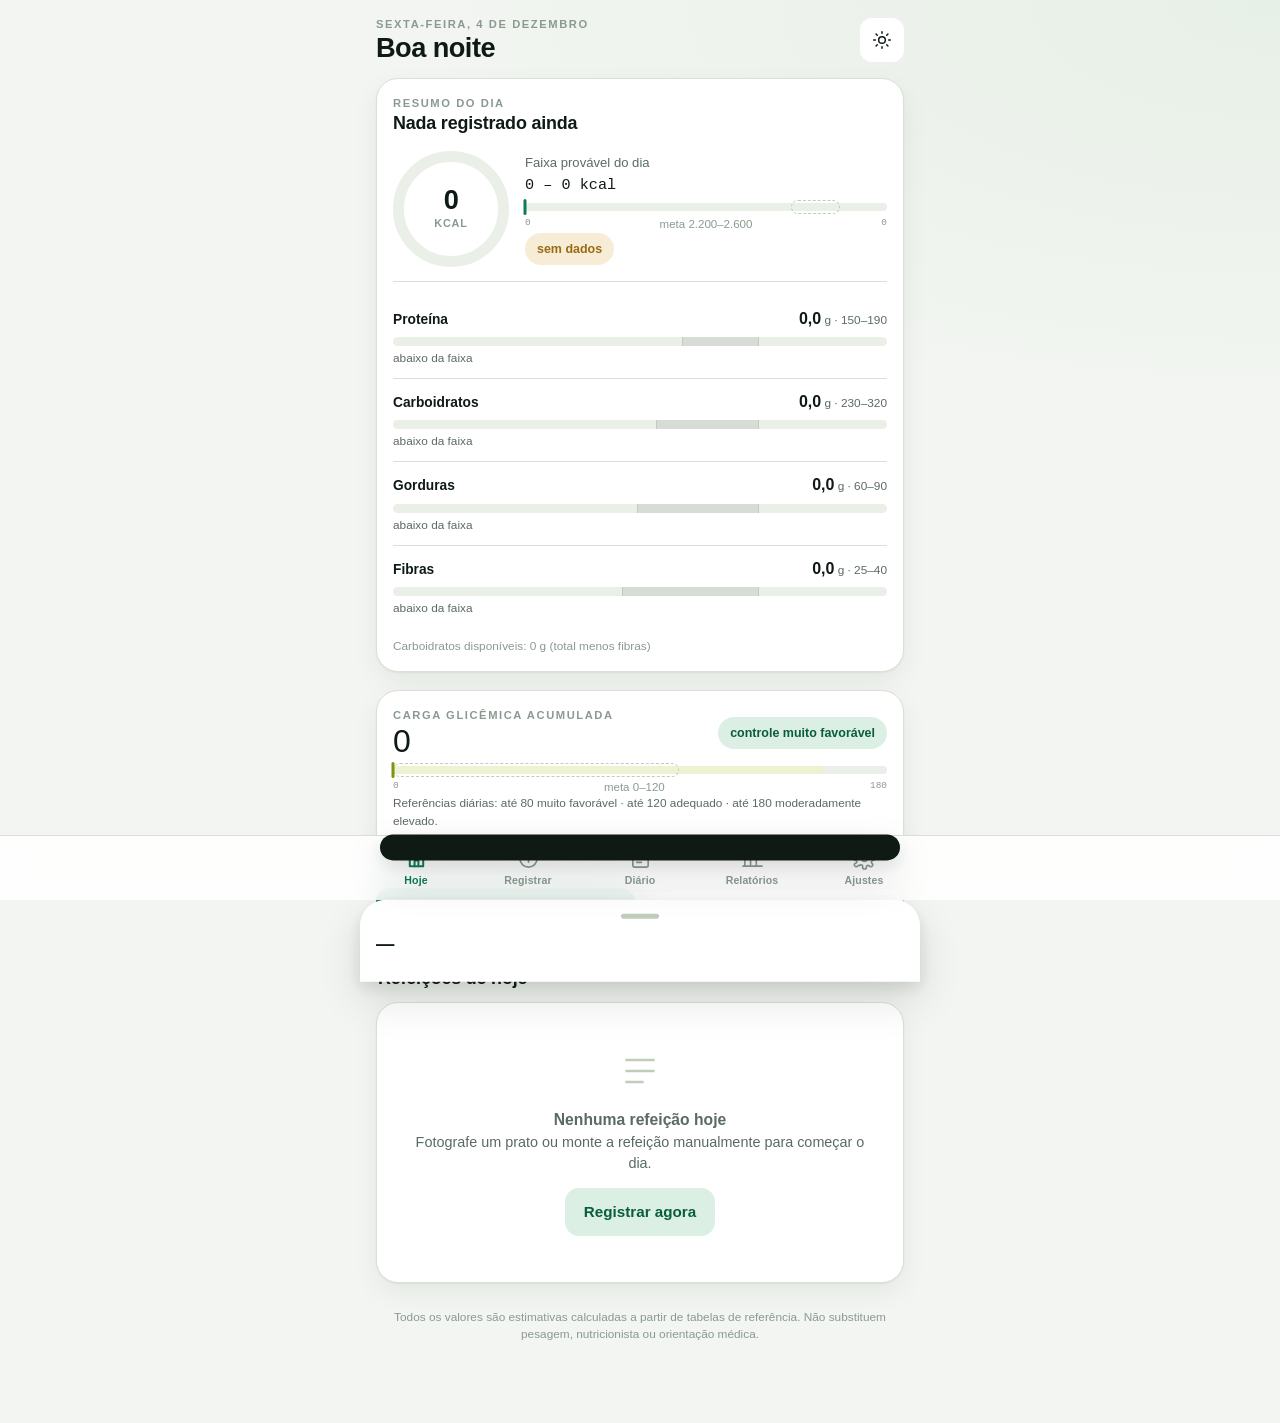
<file: nutrilogic-original.html>
<!DOCTYPE html>
<html lang="pt-BR" data-theme="light">
<head>
<meta charset="utf-8">
<meta name="viewport" content="width=device-width, initial-scale=1, viewport-fit=cover, maximum-scale=5">
<meta name="theme-color" content="#F2F5F1" media="(prefers-color-scheme: light)">
<meta name="theme-color" content="#0B100E" media="(prefers-color-scheme: dark)">
<meta name="apple-mobile-web-app-capable" content="yes">
<meta name="apple-mobile-web-app-status-bar-style" content="default">
<meta name="description" content="NutriLog — analista nutricional visual e diário alimentar com estimativas honestas, carga glicêmica e relatórios.">
<title>NutriLog — Analista Nutricional</title>
<link rel="icon" href="data:image/svg+xml,%3Csvg xmlns='http://www.w3.org/2000/svg' viewBox='0 0 32 32'%3E%3Crect width='32' height='32' rx='8' fill='%230E7C55'/%3E%3Cpath d='M8 22c0-6 4-10 10-11-1 7-4 10-10 11z' fill='%23A8C11F'/%3E%3Cpath d='M8 24c3-4 7-7 12-9' stroke='%23fff' stroke-width='1.6' fill='none' stroke-linecap='round'/%3E%3C/svg%3E">
<style>
/* ============================================================
   NUTRILOG — DESIGN TOKENS
   Direção: "jardim clínico". Verde pinho profundo + citrino de
   dados. Números em fonte arredondada do sistema (iOS), medidas
   e faixas em monoespaçada — a incerteza é sempre visível.
   ============================================================ */
:root{
  --bg:#F2F5F1;
  --bg-grad:radial-gradient(120% 80% at 100% 0%, #E7F0E6 0%, #F2F5F1 55%);
  --surface:#FFFFFF;
  --surface-2:#EAEFE8;
  --surface-3:#DFE7DC;
  --line:#D8E1D5;
  --line-strong:#BFCDBA;
  --ink:#0F1A15;
  --muted:#5A6B62;
  --faint:#8A9A91;
  --accent:#0E7C55;
  --accent-ink:#0A5C3F;
  --accent-soft:#DCEFE5;
  --citrine:#7E9410;
  --citrine-soft:#EDF3D2;
  --warn:#9A6A12;
  --warn-soft:#F7EDD6;
  --bad:#A8452F;
  --bad-soft:#F7E3DD;
  --on-accent:#FFFFFF;
  --r-lg:22px; --r-md:16px; --r-sm:11px;
  --shadow:0 1px 2px rgba(15,26,21,.05), 0 10px 28px rgba(15,26,21,.06);
  --shadow-lift:0 6px 16px rgba(15,26,21,.10), 0 18px 44px rgba(15,26,21,.12);
  --nav-h:64px;
  --font-body:-apple-system,BlinkMacSystemFont,"SF Pro Text","Segoe UI",Roboto,"Helvetica Neue",Arial,sans-serif;
  --font-display:ui-rounded,"SF Pro Rounded",-apple-system,BlinkMacSystemFont,"Segoe UI",Roboto,sans-serif;
  --font-data:ui-monospace,SFMono-Regular,"SF Mono",Menlo,Consolas,monospace;
}
[data-theme="dark"]{
  --bg:#0B100E;
  --bg-grad:radial-gradient(120% 80% at 100% 0%, #12201A 0%, #0B100E 55%);
  --surface:#131916;
  --surface-2:#1B231E;
  --surface-3:#232D27;
  --line:#232D27;
  --line-strong:#33403A;
  --ink:#E9F1EB;
  --muted:#96A79D;
  --faint:#6F7F76;
  --accent:#45D19A;
  --accent-ink:#8BE9C1;
  --accent-soft:#123024;
  --citrine:#B9D137;
  --citrine-soft:#232B12;
  --warn:#D8A64A;
  --warn-soft:#2C2415;
  --bad:#E58B76;
  --bad-soft:#2E1A15;
  --on-accent:#05231A;
  --shadow:0 1px 2px rgba(0,0,0,.4), 0 10px 28px rgba(0,0,0,.35);
  --shadow-lift:0 6px 16px rgba(0,0,0,.5), 0 18px 44px rgba(0,0,0,.5);
}

*{box-sizing:border-box;margin:0;padding:0}
html{-webkit-text-size-adjust:100%}
body{
  font-family:var(--font-body);
  background:var(--bg);
  background-image:var(--bg-grad);
  background-attachment:fixed;
  color:var(--ink);
  font-size:16px; line-height:1.45;
  -webkit-font-smoothing:antialiased;
  padding-bottom:calc(var(--nav-h) + env(safe-area-inset-bottom) + 12px);
  overscroll-behavior-y:none;
}
button,input,select,textarea{font:inherit;color:inherit}
button{background:none;border:none;cursor:pointer;-webkit-tap-highlight-color:transparent}
a{color:var(--accent)}
:focus-visible{outline:3px solid var(--accent);outline-offset:2px;border-radius:6px}
.num{font-family:var(--font-display);font-variant-numeric:tabular-nums;letter-spacing:-.02em}
.mono{font-family:var(--font-data);font-variant-numeric:tabular-nums;font-size:.82em}
.sr{position:absolute;width:1px;height:1px;padding:0;margin:-1px;overflow:hidden;clip:rect(0 0 0 0);white-space:nowrap;border:0}

/* ---------- layout ---------- */
.wrap{max-width:560px;margin:0 auto;padding:0 16px}
.view{display:none;padding-top:calc(env(safe-area-inset-top) + 10px);animation:fade .18s ease}
.view.active{display:block}
@keyframes fade{from{opacity:0;transform:translateY(4px)}to{opacity:1;transform:none}}
.stack>*+*{margin-top:12px}
.stack-lg>*+*{margin-top:18px}
.row{display:flex;align-items:center;gap:10px}
.row.between{justify-content:space-between}
.row.wrap-r{flex-wrap:wrap}
.grow{flex:1;min-width:0}
.grid-2{display:grid;grid-template-columns:1fr 1fr;gap:10px}
.grid-3{display:grid;grid-template-columns:repeat(3,1fr);gap:10px}

/* ---------- typography ---------- */
h1{font-family:var(--font-display);font-size:1.55rem;font-weight:700;letter-spacing:-.02em;line-height:1.15}
h2{font-family:var(--font-display);font-size:1.12rem;font-weight:700;letter-spacing:-.01em}
h3{font-size:.98rem;font-weight:650}
.eyebrow{font-size:.7rem;font-weight:700;letter-spacing:.14em;text-transform:uppercase;color:var(--faint)}
.muted{color:var(--muted)}
.faint{color:var(--faint)}
.small{font-size:.82rem}
.tiny{font-size:.74rem}
.section-title{display:flex;align-items:baseline;justify-content:space-between;gap:10px;margin:22px 2px 10px}

/* ---------- card ---------- */
.card{background:var(--surface);border:1px solid var(--line);border-radius:var(--r-lg);padding:16px;box-shadow:var(--shadow)}
.card.tight{padding:13px}
.card.flat{box-shadow:none}
.card-head{display:flex;align-items:center;justify-content:space-between;gap:10px;margin-bottom:12px}

/* ---------- buttons ---------- */
.btn{display:inline-flex;align-items:center;justify-content:center;gap:8px;min-height:48px;padding:0 18px;border-radius:14px;font-weight:650;font-size:.95rem;border:1px solid transparent;transition:transform .12s ease,background .15s ease}
.btn:active{transform:scale(.975)}
.btn-primary{background:var(--accent);color:var(--on-accent)}
.btn-soft{background:var(--accent-soft);color:var(--accent-ink);border-color:transparent}
.btn-outline{background:var(--surface);border-color:var(--line-strong);color:var(--ink)}
.btn-ghost{background:transparent;color:var(--muted);min-height:40px;padding:0 10px}
.btn-danger{background:var(--bad-soft);color:var(--bad)}
.btn-block{display:flex;width:100%}
.btn[disabled]{opacity:.45;pointer-events:none}
.btn-icon{min-height:44px;min-width:44px;padding:0;border-radius:12px;display:inline-flex;align-items:center;justify-content:center}
.btn-lg{min-height:56px;font-size:1rem}

/* ---------- chips & segmented ---------- */
.chip{display:inline-flex;align-items:center;gap:6px;padding:6px 11px;border-radius:999px;background:var(--surface-2);color:var(--muted);font-size:.78rem;font-weight:600;border:1px solid transparent;white-space:nowrap}
.chip.on{background:var(--accent-soft);color:var(--accent-ink);border-color:var(--accent)}
.chip.warn{background:var(--warn-soft);color:var(--warn)}
.chip.bad{background:var(--bad-soft);color:var(--bad)}
.chip.good{background:var(--accent-soft);color:var(--accent-ink)}
.chip.cit{background:var(--citrine-soft);color:var(--citrine)}
button.chip{cursor:pointer;min-height:36px}
.chips-scroll{display:flex;gap:8px;overflow-x:auto;padding:2px 0 6px;scrollbar-width:none;-webkit-overflow-scrolling:touch}
.chips-scroll::-webkit-scrollbar{display:none}
.seg{display:flex;background:var(--surface-2);border-radius:13px;padding:4px;gap:4px}
.seg button{flex:1;min-height:42px;border-radius:10px;font-weight:650;font-size:.88rem;color:var(--muted)}
.seg button[aria-pressed="true"]{background:var(--surface);color:var(--ink);box-shadow:0 1px 3px rgba(0,0,0,.12)}
.seg.mode button[aria-pressed="true"][data-mode="consumed"]{background:var(--accent);color:var(--on-accent)}
.seg.mode button[aria-pressed="true"][data-mode="query"]{background:var(--citrine);color:#10160A}

/* ---------- forms ---------- */
label.field{display:block}
.field>span{display:block;font-size:.78rem;font-weight:650;color:var(--muted);margin-bottom:6px}
input[type=text],input[type=number],input[type=date],input[type=time],input[type=url],select,textarea{
  width:100%;min-height:48px;padding:12px 14px;background:var(--surface);border:1px solid var(--line-strong);
  border-radius:13px;font-size:1rem;appearance:none}
textarea{min-height:84px;resize:vertical}
select{background-image:linear-gradient(45deg,transparent 50%,var(--muted) 50%),linear-gradient(135deg,var(--muted) 50%,transparent 50%);background-position:calc(100% - 20px) 22px,calc(100% - 15px) 22px;background-size:5px 5px,5px 5px;background-repeat:no-repeat;padding-right:40px}
input:focus,select:focus,textarea:focus{border-color:var(--accent);outline:none;box-shadow:0 0 0 3px var(--accent-soft)}
.switch{display:flex;align-items:center;justify-content:space-between;gap:12px;min-height:52px}
.toggle{position:relative;width:52px;height:31px;border-radius:999px;background:var(--surface-3);flex:none;transition:background .18s}
.toggle::after{content:"";position:absolute;top:3px;left:3px;width:25px;height:25px;border-radius:50%;background:#fff;box-shadow:0 1px 3px rgba(0,0,0,.3);transition:transform .18s}
.toggle[aria-checked="true"]{background:var(--accent)}
.toggle[aria-checked="true"]::after{transform:translateX(21px)}

/* ---------- estimate bar (elemento assinatura) ---------- */
.est{--lo:20%;--hi:80%;--mid:50%}
.est-track{position:relative;height:8px;border-radius:999px;background:var(--surface-2);overflow:visible;margin:7px 0 5px}
.est-range{position:absolute;top:0;bottom:0;left:var(--lo);right:calc(100% - var(--hi));border-radius:999px;background:var(--accent-soft)}
.est-range.cit{background:var(--citrine-soft)}
.est-tick{position:absolute;top:-4px;left:var(--mid);width:3px;height:16px;border-radius:2px;background:var(--accent);transform:translateX(-1.5px)}
.est-tick.cit{background:var(--citrine)}
.est-goal{position:absolute;top:-3px;bottom:-3px;left:var(--glo);right:calc(100% - var(--ghi));border:1.5px dashed var(--line-strong);border-radius:8px;pointer-events:none}
.est-legend{display:flex;justify-content:space-between;font-size:.72rem;color:var(--faint)}

/* confiança: trilho de 3 segmentos */
.conf{display:inline-flex;gap:2px;align-items:center;vertical-align:middle}
.conf i{width:4px;height:11px;border-radius:1px;background:var(--surface-3);display:block}
.conf[data-level="alta"] i{background:var(--accent)}
.conf[data-level="media"] i:nth-child(-n+2){background:var(--warn)}
.conf[data-level="baixa"] i:nth-child(1){background:var(--bad)}

/* ---------- anel de calorias ---------- */
.ring-wrap{display:flex;align-items:center;gap:16px}
.ring{width:116px;height:116px;flex:none;position:relative}
.ring svg{transform:rotate(-90deg);display:block}
.ring .ring-c{fill:none;stroke-linecap:round}
.ring .bg{stroke:var(--surface-2)}
.ring .fg{stroke:var(--accent);transition:stroke-dashoffset .5s cubic-bezier(.4,0,.2,1)}
.ring .goal{stroke:var(--line-strong);stroke-width:2;stroke-dasharray:2 4}
.ring-center{position:absolute;inset:0;display:flex;flex-direction:column;align-items:center;justify-content:center;text-align:center}
.ring-center .v{font-family:var(--font-display);font-size:1.7rem;font-weight:700;letter-spacing:-.03em;line-height:1}
.ring-center .l{font-size:.68rem;color:var(--faint);font-weight:600;text-transform:uppercase;letter-spacing:.08em;margin-top:3px}

/* ---------- barras de macro ---------- */
.macro{padding:11px 0}
.macro+.macro{border-top:1px solid var(--line)}
.macro-top{display:flex;align-items:baseline;justify-content:space-between;gap:8px}
.macro-name{font-size:.86rem;font-weight:650}
.macro-val{font-family:var(--font-display);font-weight:700;font-variant-numeric:tabular-nums}
.bar{position:relative;height:9px;border-radius:999px;background:var(--surface-2);margin-top:7px;overflow:hidden}
.bar>i{position:absolute;inset:0 auto 0 0;border-radius:999px;background:var(--accent);transition:width .45s ease}
.bar>b{position:absolute;top:0;bottom:0;background:rgba(0,0,0,.08);border-left:1.5px solid var(--line-strong);border-right:1.5px solid var(--line-strong)}
[data-theme="dark"] .bar>b{background:rgba(255,255,255,.06)}
.bar.warn>i{background:var(--warn)}
.bar.bad>i{background:var(--bad)}
.bar.cit>i{background:var(--citrine)}

/* ---------- lista de refeições ---------- */
.meal{display:flex;gap:12px;padding:13px;background:var(--surface);border:1px solid var(--line);border-radius:var(--r-md);box-shadow:var(--shadow);text-align:left;width:100%}
.meal-rail{width:4px;border-radius:999px;background:var(--accent);flex:none}
.meal-rail.query{background:var(--citrine)}
.meal-rail.med{background:var(--warn)}
.meal-rail.low{background:var(--bad)}
.meal-body{flex:1;min-width:0}
.meal-title{font-weight:650;font-size:.95rem;display:flex;align-items:center;gap:7px}
.meal-sub{font-size:.8rem;color:var(--muted);overflow:hidden;text-overflow:ellipsis;white-space:nowrap}
.meal-nums{display:flex;gap:12px;margin-top:7px;font-size:.78rem;color:var(--muted)}
.meal-nums b{font-family:var(--font-display);color:var(--ink);font-weight:700}

/* ---------- item editável ---------- */
.item{border:1px solid var(--line);border-radius:var(--r-md);padding:12px;background:var(--surface)}
.item+.item{margin-top:10px}
.stepper{display:flex;align-items:center;gap:8px;background:var(--surface-2);border-radius:13px;padding:4px}
.stepper button{width:42px;height:42px;border-radius:10px;background:var(--surface);font-size:1.2rem;font-weight:700;display:flex;align-items:center;justify-content:center;box-shadow:0 1px 2px rgba(0,0,0,.1)}
.stepper input{width:74px;min-height:42px;text-align:center;border:none;background:transparent;font-family:var(--font-display);font-weight:700;padding:0}
.stepper input:focus{box-shadow:none;outline:2px solid var(--accent);border-radius:8px}

/* ---------- navegação inferior ---------- */
.nav{position:fixed;left:0;right:0;bottom:0;z-index:60;background:var(--surface);background:color-mix(in srgb,var(--surface) 88%,transparent);backdrop-filter:saturate(180%) blur(18px);-webkit-backdrop-filter:saturate(180%) blur(18px);border-top:1px solid var(--line);padding-bottom:env(safe-area-inset-bottom)}
.nav-inner{max-width:560px;margin:0 auto;display:grid;grid-template-columns:repeat(5,1fr);height:var(--nav-h)}
.nav button{display:flex;flex-direction:column;align-items:center;justify-content:center;gap:3px;color:var(--faint);font-size:.66rem;font-weight:650;letter-spacing:.01em}
.nav button svg{width:23px;height:23px;stroke:currentColor;fill:none;stroke-width:1.7;stroke-linecap:round;stroke-linejoin:round}
.nav button[aria-current="page"]{color:var(--accent)}
.nav button[aria-current="page"] svg{stroke-width:2.1}

/* ---------- sheet / painel ---------- */
.scrim{position:fixed;inset:0;background:rgba(8,16,12,.45);backdrop-filter:blur(2px);z-index:96;opacity:0;pointer-events:none;transition:opacity .2s}
.scrim.open{opacity:1;pointer-events:auto}
.sheet{position:fixed;left:0;right:0;bottom:0;z-index:100;transform:translateY(100%);transition:transform .26s cubic-bezier(.32,.72,0,1);max-height:92vh;display:flex;flex-direction:column}
.sheet.open{transform:none}
.sheet-panel{background:var(--surface);border-radius:26px 26px 0 0;box-shadow:var(--shadow-lift);padding:8px 16px calc(20px + env(safe-area-inset-bottom));max-width:560px;margin:0 auto;width:100%;overflow-y:auto;-webkit-overflow-scrolling:touch}
.grabber{width:38px;height:5px;border-radius:99px;background:var(--line-strong);margin:6px auto 12px}
.sheet-title{font-family:var(--font-display);font-size:1.15rem;font-weight:700;margin-bottom:4px}
.fs{position:fixed;inset:0;z-index:95;background:var(--bg);background-image:var(--bg-grad);display:none;flex-direction:column}
.fs.open{display:flex}
.fs-head{display:flex;align-items:center;gap:8px;padding:calc(env(safe-area-inset-top) + 10px) 12px 10px;border-bottom:1px solid var(--line);background:var(--surface);background:color-mix(in srgb,var(--surface) 82%,transparent);backdrop-filter:blur(14px)}
.fs-head h2{flex:1;text-align:center;font-size:1.02rem}
.fs-body{flex:1;overflow-y:auto;-webkit-overflow-scrolling:touch;padding:14px 16px 20px}
.fs-foot{padding:10px 16px calc(12px + env(safe-area-inset-bottom));border-top:1px solid var(--line);background:var(--surface)}

/* ---------- toast ---------- */
.toast{position:fixed;left:12px;right:12px;bottom:calc(var(--nav-h) + env(safe-area-inset-bottom) + 12px);z-index:120;max-width:520px;margin:0 auto;background:var(--ink);color:var(--bg);border-radius:15px;padding:13px 15px;display:flex;align-items:center;gap:12px;box-shadow:var(--shadow-lift);transform:translateY(140%);transition:transform .25s cubic-bezier(.32,.72,0,1);font-size:.88rem}
.toast.show{transform:none}
.toast button{color:var(--accent-ink);font-weight:700;font-size:.86rem;white-space:nowrap}
[data-theme="light"] .toast button{color:#8BE9C1}

/* ---------- diversos ---------- */
.divider{height:1px;background:var(--line);margin:14px 0}
.empty{text-align:center;padding:30px 18px;color:var(--muted)}
.empty svg{width:44px;height:44px;stroke:var(--line-strong);fill:none;stroke-width:1.4;margin-bottom:10px}
.empty p{font-size:.9rem;margin-bottom:14px}
.note{background:var(--surface-2);border-radius:var(--r-sm);padding:11px 13px;font-size:.82rem;color:var(--muted)}
.note.warn{background:var(--warn-soft);color:var(--warn)}
.note.info{background:var(--accent-soft);color:var(--accent-ink)}
.badge{font-size:.68rem;font-weight:700;text-transform:uppercase;letter-spacing:.06em;padding:3px 7px;border-radius:6px;background:var(--surface-2);color:var(--muted)}
.badge.query{background:var(--citrine-soft);color:var(--citrine)}
.badge.demo{background:var(--warn-soft);color:var(--warn)}
.list-btn{display:flex;align-items:center;gap:12px;width:100%;text-align:left;padding:14px 4px;min-height:56px}
.list-btn+.list-btn{border-top:1px solid var(--line)}
.list-btn .ic{width:38px;height:38px;border-radius:11px;background:var(--surface-2);display:flex;align-items:center;justify-content:center;flex:none}
.list-btn .ic svg{width:20px;height:20px;stroke:var(--accent);fill:none;stroke-width:1.8;stroke-linecap:round;stroke-linejoin:round}
.list-btn .cv{flex:1;min-width:0}
.list-btn .cv b{display:block;font-size:.93rem;font-weight:650}
.list-btn .cv span{display:block;font-size:.78rem;color:var(--muted)}
.arrow{color:var(--faint);font-size:1.1rem}
canvas{display:block;width:100%;touch-action:pan-y}
.photo-prev{position:relative;border-radius:var(--r-md);overflow:hidden;background:var(--surface-2);border:1px solid var(--line)}
.photo-prev img{display:block;width:100%;max-height:260px;object-fit:cover}
.photo-prev .ov{position:absolute;left:8px;bottom:8px;display:flex;gap:6px}
.score{font-family:var(--font-display);font-size:2.6rem;font-weight:700;letter-spacing:-.04em;line-height:1}
.tips li{display:flex;gap:9px;padding:9px 0;font-size:.88rem}
.tips li+li{border-top:1px solid var(--line)}
.tips .n{width:20px;height:20px;border-radius:6px;background:var(--accent-soft);color:var(--accent-ink);font-size:.7rem;font-weight:700;display:flex;align-items:center;justify-content:center;flex:none;margin-top:2px}
ul.plain{list-style:none}
.kv{display:flex;justify-content:space-between;gap:12px;padding:8px 0;font-size:.87rem}
.kv+.kv{border-top:1px solid var(--line)}
.kv b{font-family:var(--font-display);font-weight:700}
.hstat{background:var(--surface-2);border-radius:var(--r-sm);padding:10px}
.hstat .l{font-size:.7rem;color:var(--faint);font-weight:650;text-transform:uppercase;letter-spacing:.05em}
.hstat .v{font-family:var(--font-display);font-size:1.15rem;font-weight:700;margin-top:2px}
.food-row{display:flex;align-items:center;gap:10px;padding:12px 4px;width:100%;text-align:left;min-height:56px}
.food-row+.food-row{border-top:1px solid var(--line)}
.food-row .fv{flex:1;min-width:0}
.food-row .fv b{font-size:.9rem;font-weight:600;display:block;overflow:hidden;text-overflow:ellipsis;white-space:nowrap}
.food-row .fv span{font-size:.76rem;color:var(--muted)}
@media (prefers-reduced-motion: reduce){
  *,*::before,*::after{animation-duration:.001ms !important;transition-duration:.001ms !important}
}
@media (min-width:600px){ h1{font-size:1.7rem} }
</style>
</head>
<body>

<!-- ===================== TELA: HOJE ===================== -->
<section class="view active" id="view-hoje" role="region" aria-label="Hoje">
  <div class="wrap">
    <header class="row between" style="margin:6px 0 14px">
      <div>
        <p class="eyebrow" id="today-date">—</p>
        <h1 id="today-greeting">Olá</h1>
      </div>
      <button class="btn-icon btn-outline" id="btn-theme" aria-label="Alternar tema claro e escuro">
        <svg viewBox="0 0 24 24" width="20" height="20" fill="none" stroke="currentColor" stroke-width="1.8" stroke-linecap="round"><circle cx="12" cy="12" r="4"/><path d="M12 2v2M12 20v2M2 12h2M20 12h2M4.9 4.9l1.4 1.4M17.7 17.7l1.4 1.4M19.1 4.9l-1.4 1.4M6.3 17.7l-1.4 1.4"/></svg>
      </button>
    </header>
    <div id="today-content" class="stack-lg"></div>
  </div>
</section>

<!-- ===================== TELA: REGISTRAR ===================== -->
<section class="view" id="view-registrar" role="region" aria-label="Registrar refeição">
  <div class="wrap">
    <header style="margin:6px 0 14px">
      <p class="eyebrow">Nova análise</p>
      <h1>Registrar</h1>
    </header>
    <div id="registrar-content" class="stack-lg"></div>
  </div>
</section>

<!-- ===================== TELA: DIÁRIO ===================== -->
<section class="view" id="view-diario" role="region" aria-label="Diário alimentar">
  <div class="wrap">
    <header style="margin:6px 0 14px">
      <p class="eyebrow">Histórico</p>
      <h1>Diário</h1>
    </header>
    <div id="diario-content" class="stack"></div>
  </div>
</section>

<!-- ===================== TELA: RELATÓRIOS ===================== -->
<section class="view" id="view-relatorios" role="region" aria-label="Relatórios">
  <div class="wrap">
    <header style="margin:6px 0 14px">
      <p class="eyebrow">Tendências</p>
      <h1>Relatórios</h1>
    </header>
    <div class="seg" role="group" aria-label="Período do relatório" id="report-seg">
      <button data-period="week" aria-pressed="true">Semana</button>
      <button data-period="month" aria-pressed="false">Mês</button>
    </div>
    <div id="relatorios-content" class="stack-lg" style="margin-top:14px"></div>
  </div>
</section>

<!-- ===================== TELA: AJUSTES ===================== -->
<section class="view" id="view-ajustes" role="region" aria-label="Ajustes">
  <div class="wrap">
    <header style="margin:6px 0 14px">
      <p class="eyebrow">Configuração</p>
      <h1>Ajustes</h1>
    </header>
    <div id="ajustes-content" class="stack-lg"></div>
  </div>
</section>

<!-- ===================== NAVEGAÇÃO ===================== -->
<nav class="nav" role="navigation" aria-label="Navegação principal">
  <div class="nav-inner">
    <button data-tab="hoje" aria-current="page">
      <svg viewBox="0 0 24 24"><path d="M3 12l9-8 9 8"/><path d="M5 10v10h14V10"/><path d="M10 20v-6h4v6"/></svg><span>Hoje</span>
    </button>
    <button data-tab="registrar">
      <svg viewBox="0 0 24 24"><circle cx="12" cy="12" r="9"/><path d="M12 8v8M8 12h8"/></svg><span>Registrar</span>
    </button>
    <button data-tab="diario">
      <svg viewBox="0 0 24 24"><rect x="4" y="4" width="16" height="17" rx="2"/><path d="M8 3v4M16 3v4M8 12h8M8 16h5"/></svg><span>Diário</span>
    </button>
    <button data-tab="relatorios">
      <svg viewBox="0 0 24 24"><path d="M4 20V9M10 20V4M16 20v-7M22 20H2"/></svg><span>Relatórios</span>
    </button>
    <button data-tab="ajustes">
      <svg viewBox="0 0 24 24"><circle cx="12" cy="12" r="3"/><path d="M19.4 15a1.7 1.7 0 00.3 1.9l.1.1a2 2 0 11-2.8 2.8l-.1-.1a1.7 1.7 0 00-2.9 1.2V21a2 2 0 11-4 0v-.1A1.7 1.7 0 007 19.4a1.7 1.7 0 00-1.9.3l-.1.1a2 2 0 11-2.8-2.8l.1-.1a1.7 1.7 0 001.2-2.9H3a2 2 0 110-4h.1A1.7 1.7 0 004.6 7a1.7 1.7 0 00-.3-1.9l-.1-.1a2 2 0 112.8-2.8l.1.1a1.7 1.7 0 002.9-1.2V1a2 2 0 114 0v.1A1.7 1.7 0 0017 4.6a1.7 1.7 0 001.9-.3l.1-.1a2 2 0 112.8 2.8l-.1.1a1.7 1.7 0 00-1.2 2.9V10a2 2 0 110 4h-.1z"/></svg><span>Ajustes</span>
    </button>
  </div>
</nav>

<!-- ===================== CAMADAS ===================== -->
<div class="scrim" id="scrim" aria-hidden="true"></div>

<div class="sheet" id="sheet" role="dialog" aria-modal="true" aria-labelledby="sheet-title" aria-hidden="true">
  <div class="sheet-panel">
    <div class="grabber" aria-hidden="true"></div>
    <h2 class="sheet-title" id="sheet-title">—</h2>
    <div id="sheet-body"></div>
  </div>
</div>

<div class="fs" id="editor" role="dialog" aria-modal="true" aria-labelledby="editor-title" aria-hidden="true">
  <div class="fs-head">
    <button class="btn btn-ghost" id="editor-cancel">Cancelar</button>
    <h2 id="editor-title">Confirmar refeição</h2>
    <button class="btn btn-ghost" id="editor-extra" aria-label="Mais ações">•••</button>
  </div>
  <div class="fs-body" id="editor-body"></div>
  <div class="fs-foot">
    <button class="btn btn-primary btn-block btn-lg" id="editor-save">Salvar</button>
  </div>
</div>

<div class="fs" id="plan" role="dialog" aria-modal="true" aria-labelledby="plan-title" aria-hidden="true">
  <div class="fs-head">
    <button class="btn btn-ghost" id="plan-close">Fechar</button>
    <h2 id="plan-title">Plano alimentar</h2>
    <span style="width:78px"></span>
  </div>
  <div class="fs-body" id="plan-body"></div>
</div>

<div class="fs" id="picker" role="dialog" aria-modal="true" aria-labelledby="picker-title" aria-hidden="true">
  <div class="fs-head">
    <button class="btn btn-ghost" id="picker-close">Fechar</button>
    <h2 id="picker-title">Escolher alimento</h2>
    <span style="width:78px"></span>
  </div>
  <div class="fs-body">
    <label class="field"><span class="sr">Buscar alimento</span>
      <input type="text" id="picker-search" placeholder="Buscar alimento ou receita" autocomplete="off" enterkeyhint="search">
    </label>
    <div class="chips-scroll" id="picker-cats" style="margin-top:10px"></div>
    <div id="picker-results" class="card tight" style="margin-top:6px"></div>
  </div>
</div>

<div class="toast" id="toast" role="status" aria-live="polite">
  <span class="grow" id="toast-msg"></span>
  <button id="toast-action" hidden></button>
</div>

<input type="file" id="input-camera" accept="image/*" capture="environment" class="sr" aria-hidden="true" tabindex="-1">
<input type="file" id="input-gallery" accept="image/*" class="sr" aria-hidden="true" tabindex="-1">
<input type="file" id="input-import" accept="application/json,.json" class="sr" aria-hidden="true" tabindex="-1">

<script>
/* ============================================================================
   NUTRILOG — Analista Nutricional Visual e Diário
   Aplicativo autônomo, single-file, sem build, sem CDN, sem backend obrigatório.
   Namespace único: window.NutriLogApp   |   Prefixos: nutrilog_*
   ========================================================================== */
(function () {
"use strict";

var App = {};
window.NutriLogApp = App;

/* ---------------------------------------------------------------- 1. UTIL */
var U = App.util = {};

U.$ = function (sel, root) { return (root || document).querySelector(sel); };
U.$$ = function (sel, root) { return Array.prototype.slice.call((root || document).querySelectorAll(sel)); };

U.el = function (tag, attrs, children) {
  var n = document.createElement(tag);
  if (attrs) for (var k in attrs) {
    if (!Object.prototype.hasOwnProperty.call(attrs, k)) continue;
    var v = attrs[k];
    if (v === null || v === undefined || v === false) continue;
    if (k === "class") n.className = v;
    else if (k === "html") n.innerHTML = v;
    else if (k === "text") n.textContent = v;
    else if (k === "style") n.setAttribute("style", v);
    else if (k.slice(0, 2) === "on" && typeof v === "function") n.addEventListener(k.slice(2), v);
    else if (k.slice(0, 5) === "data-" || k.slice(0, 5) === "aria-") n.setAttribute(k, v);
    else if (k in n) { try { n[k] = v; } catch (e) { n.setAttribute(k, v); } }
    else n.setAttribute(k, v);
  }
  if (children) (Array.isArray(children) ? children : [children]).forEach(function (c) {
    if (c === null || c === undefined || c === false) return;
    n.appendChild(typeof c === "string" || typeof c === "number" ? document.createTextNode(String(c)) : c);
  });
  return n;
};

U.uid = function (prefix) {
  var r = "";
  try {
    var a = new Uint8Array(8);
    (window.crypto || window.msCrypto).getRandomValues(a);
    for (var i = 0; i < a.length; i++) r += a[i].toString(36);
  } catch (e) { r = Math.random().toString(36).slice(2) + Math.random().toString(36).slice(2); }
  return (prefix || "id") + "_" + Date.now().toString(36) + "_" + r.slice(0, 8);
};

/* Números seguros: nunca NaN, nunca Infinity, nunca negativo quando proibido */
U.n = function (v, fallback) {
  var x = typeof v === "number" ? v : parseFloat(String(v).replace(",", "."));
  if (!isFinite(x)) return fallback === undefined ? 0 : fallback;
  return x;
};
U.pos = function (v, fallback) { return Math.max(0, U.n(v, fallback)); };
U.clamp = function (v, lo, hi) { return Math.min(hi, Math.max(lo, U.n(v, lo))); };
U.round = function (v, d) { var m = Math.pow(10, d || 0); return Math.round(U.n(v) * m) / m; };
U.fmt = function (v, d) {
  var x = U.round(v, d === undefined ? 0 : d);
  return x.toLocaleString("pt-BR", { minimumFractionDigits: d || 0, maximumFractionDigits: d === undefined ? 0 : d });
};

/* Datas — sempre em horário local, formato ISO curto YYYY-MM-DD */
U.todayISO = function () { return U.toISO(new Date()); };
U.toISO = function (d) {
  return d.getFullYear() + "-" + String(d.getMonth() + 1).padStart(2, "0") + "-" + String(d.getDate()).padStart(2, "0");
};
U.fromISO = function (iso) {
  var p = String(iso || "").split("-");
  return new Date(U.n(p[0], 2024), U.n(p[1], 1) - 1, U.n(p[2], 1), 12, 0, 0);
};
U.addDays = function (iso, days) {
  var d = U.fromISO(iso); d.setDate(d.getDate() + days); return U.toISO(d);
};
U.nowHM = function () {
  var d = new Date();
  return String(d.getHours()).padStart(2, "0") + ":" + String(d.getMinutes()).padStart(2, "0");
};
U.WEEKDAYS = ["domingo", "segunda-feira", "terça-feira", "quarta-feira", "quinta-feira", "sexta-feira", "sábado"];
U.WEEKDAYS_S = ["dom", "seg", "ter", "qua", "qui", "sex", "sáb"];
U.MONTHS = ["janeiro", "fevereiro", "março", "abril", "maio", "junho", "julho", "agosto", "setembro", "outubro", "novembro", "dezembro"];
U.dateLong = function (iso) {
  var d = U.fromISO(iso);
  return U.WEEKDAYS[d.getDay()] + ", " + d.getDate() + " de " + U.MONTHS[d.getMonth()];
};
U.dateShort = function (iso) {
  var d = U.fromISO(iso);
  return String(d.getDate()).padStart(2, "0") + "/" + String(d.getMonth() + 1).padStart(2, "0");
};
U.dateRelative = function (iso) {
  var t = U.todayISO();
  if (iso === t) return "Hoje";
  if (iso === U.addDays(t, -1)) return "Ontem";
  if (iso === U.addDays(t, 1)) return "Amanhã";
  return U.dateLong(iso).replace(/^\w/, function (c) { return c.toUpperCase(); });
};
/* Semana começando na segunda-feira */
U.weekStart = function (iso) {
  var d = U.fromISO(iso), dow = (d.getDay() + 6) % 7;
  return U.addDays(iso, -dow);
};
U.monthStart = function (iso) { return iso.slice(0, 7) + "-01"; };
U.daysInMonth = function (iso) { var d = U.fromISO(iso); return new Date(d.getFullYear(), d.getMonth() + 1, 0).getDate(); };

U.debounce = function (fn, ms) {
  var t = null;
  return function () {
    var self = this, args = arguments;
    clearTimeout(t);
    t = setTimeout(function () { fn.apply(self, args); }, ms || 200);
  };
};

/* Trava anti clique-duplo em ações destrutivas ou de gravação */
U.once = function (fn, ms) {
  var busy = false;
  return function () {
    if (busy) return;
    busy = true;
    var r;
    try { r = fn.apply(this, arguments); } finally {
      setTimeout(function () { busy = false; }, ms || 700);
    }
    return r;
  };
};

U.slug = function (s) {
  return String(s || "").toLowerCase().normalize("NFD").replace(/[\u0300-\u036f]/g, "").replace(/[^a-z0-9]+/g, "_").replace(/^_|_$/g, "");
};
U.norm = function (s) {
  return String(s || "").toLowerCase().normalize("NFD").replace(/[\u0300-\u036f]/g, "").trim();
};
U.esc = function (s) {
  return String(s === null || s === undefined ? "" : s).replace(/[&<>"']/g, function (c) {
    return ({ "&": "&amp;", "<": "&lt;", ">": "&gt;", '"': "&quot;", "'": "&#39;" })[c];
  });
};

/* ------------------------------------------------------- 2. ARMAZENAMENTO */
/* localStorage: apenas configurações, perfil, banco de alimentos e estado.
   IndexedDB: refeições e dias consolidados (volume maior).                */

var KEYS = App.KEYS = {
  settings: "nutrilog_settings_v1",
  profile: "nutrilog_profile_v1",
  database: "nutrilog_database_v1",
  state: "nutrilog_state_v1"
};
var SCHEMA_VERSION = App.SCHEMA_VERSION = 1;
var APP_VERSION = App.APP_VERSION = "1.0.0";

var LS = App.ls = {
  available: (function () {
    try { var k = "__nl_test__"; localStorage.setItem(k, "1"); localStorage.removeItem(k); return true; }
    catch (e) { return false; }
  })(),
  memory: {},
  get: function (key, fallback) {
    try {
      var raw = LS.available ? localStorage.getItem(key) : LS.memory[key];
      if (!raw) return fallback;
      var v = JSON.parse(raw);
      return v === null || v === undefined ? fallback : v;
    } catch (e) {
      console.warn("[NutriLog] leitura falhou:", key, e);
      return fallback;
    }
  },
  set: function (key, value) {
    var raw = JSON.stringify(value);
    try {
      if (LS.available) localStorage.setItem(key, raw); else LS.memory[key] = raw;
      return true;
    } catch (e) {
      LS.memory[key] = raw;
      console.warn("[NutriLog] gravação falhou:", key, e);
      if (App.ui && App.ui.toast) App.ui.toast("Não foi possível salvar no dispositivo. Exporte um backup.");
      return false;
    }
  },
  del: function (key) {
    try { if (LS.available) localStorage.removeItem(key); } catch (e) {}
    delete LS.memory[key];
  }
};

/* --- IndexedDB com fallback transparente para localStorage --- */
var IDB = App.idb = {
  name: "nutrilog_db_v1",
  db: null,
  broken: false,
  open: function () {
    return new Promise(function (resolve) {
      if (IDB.db) return resolve(IDB.db);
      if (!window.indexedDB) { IDB.broken = true; return resolve(null); }
      var req;
      try { req = indexedDB.open(IDB.name, 1); }
      catch (e) { IDB.broken = true; return resolve(null); }
      req.onupgradeneeded = function (ev) {
        var db = ev.target.result;
        if (!db.objectStoreNames.contains("meals")) {
          var s = db.createObjectStore("meals", { keyPath: "id" });
          s.createIndex("date", "date", { unique: false });
        }
        if (!db.objectStoreNames.contains("days")) db.createObjectStore("days", { keyPath: "date" });
      };
      req.onsuccess = function () { IDB.db = req.result; resolve(IDB.db); };
      req.onerror = function () { IDB.broken = true; console.warn("[NutriLog] IndexedDB indisponível, usando armazenamento local."); resolve(null); };
      req.onblocked = function () { IDB.broken = true; resolve(null); };
    });
  },
  fallbackKey: function (store) { return "nutrilog_fallback_" + store + "_v1"; },
  all: function (store) {
    return IDB.open().then(function (db) {
      if (!db) return LS.get(IDB.fallbackKey(store), []);
      return new Promise(function (resolve) {
        try {
          var tx = db.transaction(store, "readonly"), req = tx.objectStore(store).getAll();
          req.onsuccess = function () { resolve(req.result || []); };
          req.onerror = function () { resolve(LS.get(IDB.fallbackKey(store), [])); };
        } catch (e) { resolve(LS.get(IDB.fallbackKey(store), [])); }
      });
    });
  },
  put: function (store, obj) {
    return IDB.open().then(function (db) {
      if (!db) {
        var arr = LS.get(IDB.fallbackKey(store), []);
        var key = store === "days" ? "date" : "id";
        var i = arr.findIndex(function (x) { return x[key] === obj[key]; });
        if (i >= 0) arr[i] = obj; else arr.push(obj);
        LS.set(IDB.fallbackKey(store), arr);
        return obj;
      }
      return new Promise(function (resolve, reject) {
        try {
          var tx = db.transaction(store, "readwrite");
          tx.objectStore(store).put(obj);
          tx.oncomplete = function () { resolve(obj); };
          tx.onerror = function () { reject(tx.error); };
        } catch (e) { reject(e); }
      });
    });
  },
  del: function (store, key) {
    return IDB.open().then(function (db) {
      if (!db) {
        var kf = store === "days" ? "date" : "id";
        var arr = LS.get(IDB.fallbackKey(store), []).filter(function (x) { return x[kf] !== key; });
        LS.set(IDB.fallbackKey(store), arr);
        return true;
      }
      return new Promise(function (resolve, reject) {
        try {
          var tx = db.transaction(store, "readwrite");
          tx.objectStore(store).delete(key);
          tx.oncomplete = function () { resolve(true); };
          tx.onerror = function () { reject(tx.error); };
        } catch (e) { reject(e); }
      });
    });
  },
  clear: function (store) {
    return IDB.open().then(function (db) {
      if (!db) { LS.set(IDB.fallbackKey(store), []); return true; }
      return new Promise(function (resolve, reject) {
        try {
          var tx = db.transaction(store, "readwrite");
          tx.objectStore(store).clear();
          tx.oncomplete = function () { resolve(true); };
          tx.onerror = function () { reject(tx.error); };
        } catch (e) { reject(e); }
      });
    });
  }
};

/* ------------------------------------------------------- 3. CONFIGURAÇÃO */
App.defaults = {
  settings: {
    schemaVersion: SCHEMA_VERSION,
    theme: "auto",              // auto | light | dark
    defaultMode: "consumed",    // consumed | query
    keepPhotos: false,
    aiEndpoint: "",             // apenas URL — nunca chave de API
    lastTab: "hoje",
    firstRunDone: false
  },
  profile: {
    schemaVersion: SCHEMA_VERSION,
    name: "",
    goals: {
      kcal: [2200, 2600],
      protein: [150, 190],
      carb: [230, 320],
      fat: [60, 90],
      fiber: [25, 40]
    },
    glBands: [80, 120, 180]     // muito favorável / adequado / moderado / acima disso: elevado
  },
  state: { schemaVersion: SCHEMA_VERSION, lastDate: null }
};

App.settings = null;
App.profile = null;

App.loadConfig = function () {
  App.settings = Object.assign({}, App.defaults.settings, LS.get(KEYS.settings, {}));
  var p = LS.get(KEYS.profile, {});
  App.profile = Object.assign({}, App.defaults.profile, p);
  App.profile.goals = Object.assign({}, App.defaults.profile.goals, p.goals || {});
  if (!Array.isArray(App.profile.glBands) || App.profile.glBands.length !== 3) {
    App.profile.glBands = App.defaults.profile.glBands.slice();
  }
  App.migrate();
};
App.saveSettings = function () { App.settings.schemaVersion = SCHEMA_VERSION; LS.set(KEYS.settings, App.settings); };
App.saveProfile = function () { App.profile.schemaVersion = SCHEMA_VERSION; LS.set(KEYS.profile, App.profile); };

/* Migração de esquema — nunca destrói registros existentes */
App.migrate = function () {
  var from = U.n(App.settings.schemaVersion, 1);
  if (from < SCHEMA_VERSION) {
    // Migrações futuras entram aqui em cascata (if from < 2 { ... from = 2 } ...)
    App.settings.schemaVersion = SCHEMA_VERSION;
    App.saveSettings();
    console.info("[NutriLog] esquema migrado de v" + from + " para v" + SCHEMA_VERSION);
  }
};

/* --------------------------------------------------------- 4. TAXONOMIAS */
App.MEAL_TYPES = [
  { id: "cafe", label: "Café da manhã" },
  { id: "almoco", label: "Almoço" },
  { id: "jantar", label: "Jantar" },
  { id: "lanche", label: "Lanche" },
  { id: "pre", label: "Pré-treino" },
  { id: "pos", label: "Pós-treino" },
  { id: "ceia", label: "Ceia" },
  { id: "livre", label: "Refeição livre" },
  { id: "outro", label: "Outro" }
];
App.CONTEXTS = [
  { id: "nenhum", label: "Sem treino", training: false },
  { id: "pre_muscu", label: "Antes da musculação", training: true },
  { id: "pos_muscu", label: "Depois da musculação", training: true },
  { id: "pre_corrida", label: "Antes da corrida", training: true },
  { id: "pos_corrida", label: "Depois da corrida", training: true },
  { id: "pernas", label: "Treino de pernas", training: true },
  { id: "superiores", label: "Treino de superiores", training: true },
  { id: "corrida_leve", label: "Corrida leve", training: true },
  { id: "corrida_intensa", label: "Corrida intensa", training: true },
  { id: "plantao", label: "Plantão", training: false },
  { id: "pos_plantao", label: "Pós-plantão", training: false },
  { id: "descanso", label: "Dia de descanso", training: false },
  { id: "sono_ruim", label: "Sono insuficiente", training: false },
  { id: "indulgente", label: "Indulgente planejada", training: false }
];
App.mealTypeLabel = function (id) {
  var m = App.MEAL_TYPES.filter(function (x) { return x.id === id; })[0];
  return m ? m.label : "Refeição";
};
App.contextLabel = function (id) {
  var c = App.CONTEXTS.filter(function (x) { return x.id === id; })[0];
  return c ? c.label : "Sem treino";
};
App.isTrainingContext = function (id) {
  var c = App.CONTEXTS.filter(function (x) { return x.id === id; })[0];
  return !!(c && c.training);
};
App.CONF_LABEL = { alta: "alta", media: "moderada", baixa: "baixa" };
App.CONF_SPREAD = { alta: 0.15, media: 0.28, baixa: 0.45 };
/* ============================================================ 5. BANCO NUTRICIONAL
   Valores por 100 g (ou 100 ml em bebidas). Todos são ESTIMATIVAS editáveis,
   compiladas a partir de tabelas públicas brasileiras (TACO/IBGE) e de valores
   médios de rótulo. IG é sempre estimado, com faixa e nível de confiança.
   ============================================================================ */
App.CATEGORIES = [
  { id: "cereais", label: "Cereais e massas" },
  { id: "leguminosas", label: "Leguminosas" },
  { id: "tuberculos", label: "Tubérculos e raízes" },
  { id: "paes", label: "Pães e farináceos" },
  { id: "carnes", label: "Carnes e ovos" },
  { id: "laticinios", label: "Laticínios e bebidas vegetais" },
  { id: "frutas", label: "Frutas" },
  { id: "vegetais", label: "Vegetais" },
  { id: "gorduras", label: "Óleos e gorduras" },
  { id: "bebidas", label: "Bebidas" },
  { id: "doces", label: "Doces e lanches" },
  { id: "pratos", label: "Pratos prontos" },
  { id: "suplementos", label: "Suplementos" },
  { id: "receitas", label: "Minhas receitas" }
];

function F(id, name, cat, kcal, protein, carb, fiber, fat, gi, giRange, conf, opts) {
  opts = opts || {};
  return {
    id: id,
    name: name,
    aliases: opts.aliases || [],
    cat: cat,
    unit: opts.unit || "g",
    per100: {
      kcal: kcal, protein: protein, carb: carb, fiber: fiber, fat: fat,
      sat: opts.sat === undefined ? null : opts.sat,
      sodium: opts.sodium === undefined ? null : opts.sodium
    },
    gi: gi,
    giRange: giRange || (gi ? [Math.max(0, gi - 8), gi + 8] : [0, 0]),
    conf: conf || "media",
    up: !!opts.up,                       // ultraprocessado / preparação industrial
    fried: !!opts.fried,
    portion: opts.portion || 100,
    household: opts.household || [],
    note: opts.note || "",
    source: opts.source || "Tabela nutricional de referência (estimativa)",
    generic: true
  };
}

App.SEED_FOODS = [
  /* --- cereais e massas --- */
  F("arroz_branco_cozido", "Arroz branco cozido", "cereais", 128, 2.5, 28.1, 1.6, 0.2, 68, [64, 76], "alta",
    { aliases: ["arroz"], portion: 120, household: [{ label: "colher de servir", g: 45 }, { label: "escumadeira", g: 60 }, { label: "xícara", g: 160 }] }),
  F("arroz_integral_cozido", "Arroz integral cozido", "cereais", 124, 2.6, 25.8, 2.7, 1.0, 55, [48, 62], "alta",
    { portion: 120, household: [{ label: "colher de servir", g: 45 }, { label: "escumadeira", g: 60 }] }),
  F("macarrao_cozido", "Macarrão cozido", "cereais", 111, 3.6, 23.0, 1.5, 0.6, 50, [42, 60], "alta",
    { aliases: ["espaguete", "penne", "massa"], portion: 150, household: [{ label: "pegador", g: 90 }, { label: "prato raso", g: 220 }] }),
  F("aveia_flocos", "Aveia em flocos", "cereais", 394, 13.9, 66.6, 9.1, 8.5, 55, [48, 62], "alta",
    { portion: 30, household: [{ label: "colher de sopa", g: 15 }, { label: "xícara", g: 90 }] }),
  F("farinha_aveia", "Farinha de aveia", "cereais", 390, 14.0, 66.0, 9.0, 8.0, 55, [48, 62], "media",
    { portion: 30, household: [{ label: "colher de sopa", g: 12 }] }),
  F("granola", "Granola tradicional", "cereais", 471, 9.0, 65.0, 6.5, 19.0, 55, [45, 68], "baixa",
    { up: true, portion: 40, household: [{ label: "colher de sopa", g: 14 }], note: "Varia muito com açúcar e óleo adicionados." }),

  /* --- leguminosas --- */
  F("feijao_carioca", "Feijão carioca cozido", "leguminosas", 76, 4.8, 13.6, 8.5, 0.5, 35, [25, 45], "media",
    { aliases: ["feijão"], portion: 90, household: [{ label: "concha média", g: 80 }, { label: "colher de sopa", g: 25 }], note: "Valor com caldo. Feijão escorrido é mais denso." }),
  F("feijao_preto", "Feijão preto cozido", "leguminosas", 77, 4.5, 14.0, 8.4, 0.5, 30, [22, 40], "media",
    { portion: 90, household: [{ label: "concha média", g: 80 }] }),
  F("amendoim_torrado", "Amendoim torrado", "leguminosas", 577, 27.0, 20.0, 8.0, 44.0, 14, [10, 20], "alta",
    { portion: 30, household: [{ label: "punhado", g: 25 }] }),

  /* --- tubérculos --- */
  F("mandioca_cozida", "Mandioca cozida", "tuberculos", 125, 0.6, 30.1, 1.6, 0.3, 55, [46, 70], "media",
    { aliases: ["aipim", "macaxeira"], portion: 120, household: [{ label: "pedaço médio", g: 80 }] }),
  F("batata_cozida", "Batata cozida", "tuberculos", 86, 1.8, 18.5, 1.3, 0.1, 78, [65, 88], "alta",
    { portion: 150, household: [{ label: "batata média", g: 110 }] }),
  F("batata_frita", "Batata frita", "tuberculos", 312, 3.7, 35.6, 3.3, 17.0, 63, [54, 75], "media",
    { fried: true, portion: 100, household: [{ label: "porção pequena", g: 90 }], note: "Absorção de óleo varia com o corte e a fritura." }),
  F("pure_batata", "Purê de batata", "tuberculos", 110, 2.0, 15.0, 1.3, 4.5, 80, [70, 90], "media",
    { portion: 130, household: [{ label: "colher de servir", g: 60 }] }),

  /* --- pães e farináceos --- */
  F("pao_frances", "Pão francês", "paes", 300, 8.0, 58.6, 2.3, 3.1, 72, [66, 80], "alta",
    { aliases: ["pão de sal", "pãozinho"], portion: 50, household: [{ label: "unidade", g: 50 }] }),
  F("pao_caseiro", "Pão caseiro", "paes", 285, 8.5, 52.0, 2.5, 4.5, 70, [60, 80], "baixa",
    { portion: 60, household: [{ label: "fatia grossa", g: 60 }], note: "Depende muito da receita e do recheio." }),
  F("pao_de_leite", "Pão de leite", "paes", 310, 8.0, 53.0, 2.0, 7.0, 72, [64, 80], "media",
    { up: true, portion: 50, household: [{ label: "unidade", g: 50 }] }),
  F("farinha_trigo", "Farinha de trigo", "paes", 360, 9.8, 75.1, 2.3, 1.4, 70, [62, 78], "alta",
    { portion: 30, household: [{ label: "colher de sopa", g: 12 }] }),
  F("farofa_pronta", "Farofa pronta", "paes", 405, 3.5, 60.0, 5.0, 16.0, 60, [48, 72], "baixa",
    { up: true, portion: 25, household: [{ label: "colher de sopa", g: 15 }] }),

  /* --- carnes e ovos --- */
  F("ovo_cozido", "Ovo cozido", "carnes", 146, 13.3, 0.6, 0, 9.5, 0, [0, 0], "alta",
    { portion: 50, household: [{ label: "unidade", g: 50 }] }),
  F("ovo_frito", "Ovo frito", "carnes", 240, 16.0, 0.8, 0, 19.0, 0, [0, 0], "media",
    { fried: true, portion: 55, household: [{ label: "unidade", g: 55 }], note: "Óleo absorvido varia bastante." }),
  F("peito_frango_grelhado", "Peito de frango grelhado", "carnes", 165, 31.0, 0, 0, 3.6, 0, [0, 0], "alta",
    { aliases: ["frango grelhado"], portion: 130, household: [{ label: "filé médio", g: 120 }] }),
  F("file_frango_empanado", "Filé de frango empanado", "carnes", 245, 20.0, 14.0, 0.8, 12.5, 60, [48, 72], "baixa",
    { fried: true, up: true, portion: 120, household: [{ label: "filé médio", g: 110 }] }),
  F("carne_bovina_grelhada", "Carne bovina grelhada (patinho)", "carnes", 219, 35.9, 0, 0, 7.3, 0, [0, 0], "alta",
    { aliases: ["bife", "bife grelhado"], portion: 130, household: [{ label: "bife médio", g: 100 }] }),
  F("carne_moida_refogada", "Carne moída refogada", "carnes", 212, 26.7, 0.5, 0, 11.5, 0, [0, 0], "media",
    { portion: 100, household: [{ label: "colher de servir", g: 55 }] }),
  F("linguica_grelhada", "Linguiça toscana grelhada", "carnes", 296, 18.0, 1.5, 0, 24.0, 0, [0, 0], "media",
    { up: true, sodium: 900, sat: 9, portion: 80, household: [{ label: "gomo", g: 70 }] }),
  F("presunto", "Presunto cozido", "carnes", 130, 16.0, 2.0, 0, 6.0, 0, [0, 0], "media",
    { up: true, sodium: 1100, portion: 30, household: [{ label: "fatia", g: 15 }] }),

  /* --- laticínios --- */
  F("mussarela", "Muçarela", "laticinios", 330, 25.0, 3.0, 0, 25.0, 0, [0, 0], "alta",
    { sodium: 600, sat: 15, portion: 30, household: [{ label: "fatia", g: 20 }] }),
  F("leite_integral", "Leite integral", "laticinios", 61, 3.2, 4.7, 0, 3.3, 31, [26, 38], "alta",
    { unit: "ml", portion: 200, household: [{ label: "copo", g: 200 }] }),
  F("bebida_amendoas", "Bebida de amêndoas", "laticinios", 24, 0.5, 2.5, 0.3, 1.2, 25, [18, 35], "media",
    { unit: "ml", up: true, portion: 200, household: [{ label: "copo", g: 200 }] }),
  F("iogurte_natural", "Iogurte natural integral", "laticinios", 61, 3.5, 4.7, 0, 3.3, 35, [28, 45], "alta",
    { portion: 170, household: [{ label: "pote", g: 170 }] }),

  /* --- frutas --- */
  F("morango", "Morango", "frutas", 30, 0.9, 6.8, 1.7, 0.3, 40, [32, 48], "alta", { portion: 100, household: [{ label: "unidade", g: 15 }] }),
  F("banana_prata", "Banana prata", "frutas", 98, 1.3, 26.0, 2.0, 0.1, 51, [42, 62], "alta", { aliases: ["banana"], portion: 70, household: [{ label: "unidade", g: 70 }] }),
  F("maca", "Maçã", "frutas", 56, 0.3, 15.0, 1.3, 0.2, 36, [28, 44], "alta", { portion: 130, household: [{ label: "unidade média", g: 130 }] }),
  F("pera", "Pera", "frutas", 53, 0.6, 14.0, 3.0, 0.1, 38, [30, 46], "alta", { portion: 140, household: [{ label: "unidade média", g: 140 }] }),
  F("melao", "Melão", "frutas", 29, 0.7, 7.5, 0.3, 0.1, 65, [56, 72], "media", { portion: 150, household: [{ label: "fatia", g: 120 }] }),
  F("melancia", "Melancia", "frutas", 33, 0.9, 8.1, 0.1, 0.1, 76, [70, 82], "alta", { portion: 200, household: [{ label: "fatia", g: 200 }] }),
  F("abacate", "Abacate", "frutas", 96, 1.2, 6.0, 5.5, 8.4, 15, [10, 22], "alta", { portion: 100, household: [{ label: "colher de sopa", g: 25 }] }),
  F("acai_adocado", "Açaí adoçado (polpa com xarope)", "frutas", 140, 1.2, 25.0, 2.5, 4.5, 60, [45, 72], "baixa",
    { up: true, portion: 200, household: [{ label: "copo 300 ml", g: 250 }], note: "Xarope de guaraná e açúcar mudam muito o valor." }),

  /* --- vegetais --- */
  F("salada_crua", "Salada crua de folhas", "vegetais", 25, 1.4, 4.0, 2.0, 0.3, 15, [10, 20], "media",
    { portion: 80, household: [{ label: "prato de sobremesa", g: 60 }], note: "Sem molho. Adicione azeite ou maionese como item separado." }),
  F("tomate", "Tomate", "vegetais", 21, 1.1, 3.1, 1.2, 0.2, 15, [10, 20], "alta", { portion: 80, household: [{ label: "unidade média", g: 90 }] }),
  F("cenoura_cozida", "Cenoura cozida", "vegetais", 40, 0.8, 8.7, 2.6, 0.2, 39, [32, 49], "alta", { portion: 80 }),
  F("brocolis_cozido", "Brócolis cozido", "vegetais", 25, 2.1, 4.4, 3.4, 0.5, 15, [10, 20], "alta", { portion: 80 }),

  /* --- gorduras e molhos --- */
  F("oleo_soja", "Óleo de soja", "gorduras", 884, 0, 0, 0, 100, 0, [0, 0], "alta",
    { portion: 8, household: [{ label: "colher de sopa", g: 8 }, { label: "fio", g: 4 }], note: "Estime o óleo do preparo: fritura absorve muito mais que refogado." }),
  F("azeite", "Azeite de oliva", "gorduras", 884, 0, 0, 0, 100, 0, [0, 0], "alta",
    { portion: 8, household: [{ label: "colher de sopa", g: 8 }, { label: "fio", g: 4 }] }),
  F("manteiga", "Manteiga", "gorduras", 745, 0.6, 0.1, 0, 82.0, 0, [0, 0], "alta",
    { sat: 51, portion: 10, household: [{ label: "ponta de faca", g: 5 }, { label: "colher de chá", g: 8 }] }),
  F("maionese", "Maionese", "gorduras", 680, 1.0, 2.0, 0, 74.0, 0, [0, 0], "alta",
    { up: true, portion: 15, household: [{ label: "colher de sopa", g: 15 }] }),
  F("molho_tomate", "Molho de tomate pronto", "gorduras", 60, 1.5, 8.0, 1.5, 2.5, 45, [35, 55], "media",
    { up: true, sodium: 500, portion: 60, household: [{ label: "concha pequena", g: 50 }] }),

  /* --- bebidas --- */
  F("refrigerante", "Refrigerante comum", "bebidas", 42, 0, 10.6, 0, 0, 63, [58, 70], "alta",
    { unit: "ml", up: true, portion: 350, household: [{ label: "lata", g: 350 }, { label: "copo", g: 250 }] }),
  F("refrigerante_zero", "Refrigerante zero", "bebidas", 0.3, 0, 0, 0, 0, 0, [0, 0], "alta",
    { unit: "ml", up: true, portion: 350, household: [{ label: "lata", g: 350 }] }),
  F("cerveja", "Cerveja pilsen", "bebidas", 43, 0.5, 3.6, 0, 0, 66, [58, 74], "media",
    { unit: "ml", portion: 350, household: [{ label: "lata", g: 350 }, { label: "copo", g: 300 }], note: "Álcool entra nas calorias, mas não é carboidrato." }),
  F("gin", "Gin", "bebidas", 263, 0, 0, 0, 0, 0, [0, 0], "alta",
    { unit: "ml", portion: 50, household: [{ label: "dose", g: 50 }] }),
  F("agua_tonica", "Água tônica", "bebidas", 34, 0, 8.8, 0, 0, 68, [60, 76], "alta",
    { unit: "ml", up: true, portion: 200, household: [{ label: "copo", g: 200 }] }),

  /* --- doces e lanches --- */
  F("doce_de_leite", "Doce de leite", "doces", 306, 5.5, 59.0, 0, 6.0, 65, [55, 75], "media",
    { up: true, portion: 30, household: [{ label: "colher de sopa", g: 20 }] }),
  F("bolo_simples", "Bolo simples", "doces", 340, 5.5, 52.0, 1.2, 12.0, 65, [55, 75], "baixa",
    { portion: 80, household: [{ label: "fatia", g: 80 }] }),
  F("curau", "Curau de milho", "doces", 130, 2.5, 22.0, 1.5, 3.5, 60, [48, 72], "baixa",
    { portion: 150, household: [{ label: "pote", g: 150 }] }),
  F("pastel_carne", "Pastel de carne frito", "doces", 340, 9.0, 30.0, 1.8, 20.0, 60, [48, 72], "baixa",
    { fried: true, up: true, portion: 100, household: [{ label: "unidade", g: 100 }] }),
  F("guioza", "Guioza", "doces", 220, 10.0, 24.0, 1.5, 9.0, 58, [46, 70], "baixa",
    { portion: 120, household: [{ label: "unidade", g: 22 }] }),

  /* --- pratos prontos --- */
  F("quibe_assado", "Quibe assado", "pratos", 220, 13.0, 17.0, 3.0, 11.0, 55, [45, 66], "baixa",
    { portion: 120, household: [{ label: "unidade", g: 90 }] }),
  F("soba", "Sobá (prato pronto)", "pratos", 150, 8.0, 20.0, 1.4, 4.0, 52, [42, 64], "baixa",
    { portion: 500, household: [{ label: "prato M", g: 500 }, { label: "prato G", g: 700 }], note: "Prato composto: massa, caldo, carne e ovo. Estimativa ampla." }),
  F("arroz_carreteiro", "Arroz carreteiro", "pratos", 175, 10.0, 20.0, 1.2, 6.0, 62, [50, 74], "baixa",
    { portion: 250, household: [{ label: "colher de servir", g: 70 }] }),
  F("bobo_frango", "Bobó de frango", "pratos", 145, 9.0, 13.0, 1.6, 6.0, 55, [44, 68], "baixa",
    { portion: 250, household: [{ label: "concha", g: 90 }] }),
  F("bife_a_role", "Bife à rolê", "pratos", 200, 20.0, 4.0, 0.8, 11.0, 40, [30, 55], "baixa",
    { portion: 130, household: [{ label: "unidade", g: 120 }] }),
  F("churrasco_misto", "Churrasco misto", "pratos", 260, 26.0, 0, 0, 17.0, 0, [0, 0], "media",
    { portion: 200, household: [{ label: "espeto", g: 120 }] }),

  /* --- suplementos --- */
  F("whey_protein", "Whey protein concentrado", "suplementos", 380, 78.0, 8.0, 1.0, 4.0, 30, [20, 40], "alta",
    { up: true, portion: 30, household: [{ label: "scoop", g: 30 }], note: "Confira o rótulo do seu produto e edite se necessário." }),

  /* --- itens acrescentados para o plano de marmitas e sanduíches naturais --- */
  F("pasta_amendoim", "Pasta de amendoim integral", "gorduras", 588, 25.0, 20.0, 8.0, 47.0, 14, [10, 20], "media",
    {
      aliases: ["pasta de amendoim", "peanut butter"], portion: 20,
      household: [{ label: "colher de chá", g: 7 }, { label: "colher de sopa", g: 18 }],
      note: "Versão integral, sem açúcar adicionado. Rótulos com açúcar ou óleo extra mudam bastante os números.",
      source: "Média de rótulos de pasta integral (estimativa)"
    }),
  F("pao_forma_integral", "Pão de forma integral", "paes", 253, 9.4, 43.9, 5.6, 3.9, 55, [46, 66], "media",
    {
      aliases: ["pão integral", "pão de forma"], portion: 50,
      household: [{ label: "fatia", g: 25 }, { label: "duas fatias", g: 50 }],
      up: true, note: "Varia muito entre marcas. Confira o rótulo do seu pão."
    }),
  F("batata_doce_cozida", "Batata doce cozida", "tuberculos", 77, 0.6, 18.4, 2.2, 0.1, 63, [50, 76], "media",
    { aliases: ["batata-doce"], portion: 130, household: [{ label: "pedaço médio", g: 100 }, { label: "fatia", g: 50 }] }),
  F("grao_de_bico_cozido", "Grão-de-bico cozido", "leguminosas", 164, 8.9, 27.4, 7.6, 2.6, 28, [20, 38], "alta",
    { portion: 100, household: [{ label: "concha", g: 90 }, { label: "colher de sopa", g: 30 }] }),
  F("lentilha_cozida", "Lentilha cozida", "leguminosas", 116, 9.0, 20.1, 7.9, 0.4, 29, [22, 38], "alta",
    { portion: 100, household: [{ label: "concha", g: 90 }, { label: "colher de sopa", g: 30 }] }),
  F("atum_lata_agua", "Atum em lata em água", "carnes", 116, 25.5, 0, 0, 1.0, 0, [0, 0], "alta",
    {
      aliases: ["atum"], portion: 100, up: true,
      household: [{ label: "lata drenada", g: 120 }, { label: "colher de sopa", g: 25 }],
      note: "Valor já considerando a lata escorrida. Em óleo, some cerca de 60 kcal por 100 g."
    }),
  F("tilapia_grelhada", "Filé de tilápia grelhado", "carnes", 128, 26.2, 0, 0, 2.6, 0, [0, 0], "alta",
    { aliases: ["peixe grelhado", "tilápia"], portion: 130, household: [{ label: "filé médio", g: 120 }] }),
  F("queijo_minas_frescal", "Queijo minas frescal", "laticinios", 264, 17.4, 3.2, 0, 20.2, 27, [20, 35], "alta",
    { aliases: ["queijo branco"], portion: 30, household: [{ label: "fatia", g: 30 }] }),
  F("requeijao_light", "Requeijão cremoso light", "laticinios", 175, 10.0, 4.0, 0, 13.0, 30, [22, 40], "media",
    { up: true, portion: 20, household: [{ label: "colher de sopa", g: 20 }] }),
  F("iogurte_desnatado", "Iogurte natural desnatado", "laticinios", 41, 4.1, 5.4, 0, 0.5, 33, [26, 42], "alta",
    { portion: 170, household: [{ label: "pote", g: 170 }] }),
  F("cenoura_crua", "Cenoura crua ralada", "vegetais", 34, 1.3, 7.7, 3.2, 0.2, 35, [25, 45], "alta",
    { portion: 60, household: [{ label: "colher de sopa", g: 15 }, { label: "unidade média", g: 90 }] }),
  F("abobrinha_refogada", "Abobrinha refogada", "vegetais", 42, 1.2, 3.6, 1.5, 2.6, 15, [10, 25], "media",
    { portion: 90, household: [{ label: "colher de servir", g: 45 }] }),
  F("couve_refogada", "Couve refogada", "vegetais", 90, 3.3, 5.6, 4.0, 5.5, 15, [10, 25], "media",
    { portion: 80, household: [{ label: "colher de servir", g: 40 }], note: "Inclui o óleo usado no refogado." }),
  F("laranja", "Laranja", "frutas", 45, 1.0, 11.5, 1.1, 0.1, 43, [35, 52], "alta",
    { portion: 130, household: [{ label: "unidade média", g: 130 }] }),
  F("mamao_formosa", "Mamão formosa", "frutas", 40, 0.8, 10.4, 1.8, 0.1, 56, [46, 66], "media",
    { aliases: ["mamão"], portion: 150, household: [{ label: "fatia", g: 150 }] })
];

/* ------------------------------------------------- 6. GERENCIADOR DO BANCO */
var DB = App.db = {
  data: null,
  load: function () {
    var stored = LS.get(KEYS.database, null);
    if (!stored || !Array.isArray(stored.foods) || !stored.foods.length) {
      DB.data = { schemaVersion: SCHEMA_VERSION, foods: JSON.parse(JSON.stringify(App.SEED_FOODS)), recipes: [] };
      DB.save();
    } else {
      DB.data = stored;
      if (!Array.isArray(DB.data.recipes)) DB.data.recipes = [];
      // Adiciona alimentos novos do seed sem sobrescrever edições do usuário
      var have = {};
      DB.data.foods.forEach(function (f) { have[f.id] = true; });
      var added = 0;
      App.SEED_FOODS.forEach(function (f) {
        if (!have[f.id]) { DB.data.foods.push(JSON.parse(JSON.stringify(f))); added++; }
      });
      if (added) DB.save();
    }
    return DB.data;
  },
  save: function () {
    DB.data.schemaVersion = SCHEMA_VERSION;
    return LS.set(KEYS.database, DB.data);
  },
  foods: function () { return DB.data.foods; },
  recipes: function () { return DB.data.recipes; },
  get: function (id) {
    var f = DB.data.foods.filter(function (x) { return x.id === id; })[0];
    if (f) return f;
    var r = DB.data.recipes.filter(function (x) { return x.id === id; })[0];
    return r ? DB.recipeAsFood(r) : null;
  },
  upsert: function (food) {
    var i = DB.data.foods.findIndex(function (x) { return x.id === food.id; });
    if (i >= 0) DB.data.foods[i] = food; else DB.data.foods.push(food);
    DB.save();
    return food;
  },
  remove: function (id) {
    DB.data.foods = DB.data.foods.filter(function (x) { return x.id !== id; });
    DB.save();
  },
  resetToSeed: function () {
    var custom = DB.data.foods.filter(function (f) { return !f.generic; });
    DB.data.foods = JSON.parse(JSON.stringify(App.SEED_FOODS)).concat(custom);
    DB.save();
  },
  search: function (q, cat) {
    var list = DB.data.foods.concat(DB.data.recipes.map(DB.recipeAsFood));
    var nq = U.norm(q);
    if (cat && cat !== "todos") list = list.filter(function (f) { return f.cat === cat; });
    if (!nq) return list.sort(function (a, b) { return a.name.localeCompare(b.name, "pt-BR"); }).slice(0, 80);
    var scored = [];
    list.forEach(function (f) {
      var n = U.norm(f.name), score = -1;
      if (n === nq) score = 100;
      else if (n.indexOf(nq) === 0) score = 80;
      else if (n.indexOf(nq) > -1) score = 60;
      else if ((f.aliases || []).some(function (a) { return U.norm(a).indexOf(nq) > -1; })) score = 50;
      if (score > 0) scored.push({ f: f, s: score });
    });
    return scored.sort(function (a, b) { return b.s - a.s || a.f.name.localeCompare(b.f.name, "pt-BR"); })
      .map(function (x) { return x.f; }).slice(0, 60);
  },
  /* Receita → alimento virtual, com valores por 100 g calculados dos ingredientes */
  recipeAsFood: function (r) {
    var per = App.calc.recipePer100(r);
    return {
      id: r.id, name: r.name, aliases: r.aliases || [], cat: "receitas", unit: "g",
      per100: per.per100, gi: per.gi, giRange: per.giRange, conf: per.conf,
      up: false, fried: false,
      portion: U.pos(r.portionWeight, 100) || 100,
      household: r.servings > 0 && r.portionWeight > 0 ? [{ label: "porção", g: U.round(r.portionWeight, 0) }] : [],
      note: r.note || "", source: "Calculado a partir dos ingredientes da receita",
      generic: false, isRecipe: true, recipe: r
    };
  },
  upsertRecipe: function (r) {
    var i = DB.data.recipes.findIndex(function (x) { return x.id === r.id; });
    if (i >= 0) DB.data.recipes[i] = r; else DB.data.recipes.push(r);
    DB.save();
    return r;
  },
  removeRecipe: function (id) {
    DB.data.recipes = DB.data.recipes.filter(function (x) { return x.id !== id; });
    DB.save();
  }
};
/* ============================================================ 7. MOTOR MATEMÁTICO
   Determinístico. Nenhum valor é inventado em tempo de execução: tudo vem do
   snapshot nutricional gravado no próprio item da refeição.
   ============================================================================ */
var C = App.calc = {};

C.ZERO = function () {
  return { kcal: 0, protein: 0, carb: 0, fiber: 0, fat: 0, availCarb: 0, gl: 0, sat: 0, sodium: 0 };
};

/* Cria o item de refeição a partir de um alimento do banco (snapshot imutável) */
C.itemFromFood = function (food, grams) {
  var g = U.clamp(grams === undefined ? food.portion : grams, 0, 5000);
  var it = {
    uid: U.uid("it"),
    foodId: food.id,
    name: food.name,
    prep: food.prepDefault || "",
    unit: food.unit || "g",
    grams: U.round(g, 1),
    rangeGrams: null,
    conf: food.conf || "media",
    household: (food.household || []).slice(),
    per100: Object.assign({ sat: null, sodium: null }, food.per100),
    gi: U.pos(food.gi),
    giRange: (food.giRange || [0, 0]).slice(),
    up: !!food.up,
    fried: !!food.fried,
    generic: food.generic !== false,
    source: food.source || "",
    note: food.note || ""
  };
  it.rangeGrams = C.defaultRange(it.grams, it.conf);
  return it;
};

C.defaultRange = function (grams, conf) {
  var s = App.CONF_SPREAD[conf] || 0.28;
  return [U.round(Math.max(0, grams * (1 - s)), 0), U.round(grams * (1 + s), 0)];
};

/* Nutrientes de um item, para uma quantidade em gramas */
C.atGrams = function (item, grams) {
  var f = U.pos(grams) / 100;
  var p = item.per100 || {};
  var carb = U.pos(p.carb) * f;
  var fiber = U.pos(p.fiber) * f;
  var avail = Math.max(0, carb - fiber);          // nunca negativo
  var gi = U.pos(item.gi);
  return {
    kcal: U.pos(p.kcal) * f,
    protein: U.pos(p.protein) * f,
    carb: carb,
    fiber: fiber,
    fat: U.pos(p.fat) * f,
    availCarb: avail,
    gl: gi * avail / 100,                          // CG = IG × carbo disponível ÷ 100
    sat: p.sat === null || p.sat === undefined ? 0 : U.pos(p.sat) * f,
    sodium: p.sodium === null || p.sodium === undefined ? 0 : U.pos(p.sodium) * f
  };
};

/* Item completo: valor central + faixa provável */
C.item = function (item, leftoverPct) {
  var keep = 1 - U.clamp(leftoverPct || 0, 0, 90) / 100;
  var g = U.pos(item.grams) * keep;
  var r = item.rangeGrams && item.rangeGrams.length === 2 ? item.rangeGrams : C.defaultRange(item.grams, item.conf);
  var mid = C.atGrams(item, g);
  mid.grams = g;
  mid.low = C.atGrams(item, U.pos(r[0]) * keep);
  mid.high = C.atGrams(item, U.pos(r[1]) * keep);
  mid.lowGrams = U.pos(r[0]) * keep;
  mid.highGrams = U.pos(r[1]) * keep;
  return mid;
};

C.add = function (target, src) {
  ["kcal", "protein", "carb", "fiber", "fat", "availCarb", "gl", "sat", "sodium"].forEach(function (k) {
    target[k] = U.pos(target[k]) + U.pos(src[k]);
  });
  return target;
};

/* Totais de uma refeição, com faixa, IG ponderado e fontes de incerteza */
C.meal = function (meal) {
  var t = C.ZERO(), lo = C.ZERO(), hi = C.ZERO();
  var giNum = 0, giDen = 0, items = meal.items || [];
  var confRank = { alta: 3, media: 2, baixa: 1 }, worst = 3;

  items.forEach(function (it) {
    var r = C.item(it, meal.leftoverPct);
    C.add(t, r); C.add(lo, r.low); C.add(hi, r.high);
    giNum += U.pos(it.gi) * r.availCarb;
    giDen += r.availCarb;
    worst = Math.min(worst, confRank[it.conf] || 2);
  });

  t.giWeighted = giDen >= 5 ? U.round(giNum / giDen, 0) : null;   // sem carbo suficiente → não aplicável
  t.glClass = C.glClass(t.gl);
  t.low = lo; t.high = hi;
  t.itemCount = items.length;

  // Confiança da refeição: pela largura relativa da faixa calórica, limitada
  // pelo pior item. Uma faixa estreita não pode "curar" um item de baixa confiança.
  var width = t.kcal > 0 ? (hi.kcal - lo.kcal) / (2 * t.kcal) : 0;
  var byWidth = width <= 0.18 ? 3 : (width <= 0.33 ? 2 : 1);
  var level = Math.min(byWidth, worst);
  t.conf = level === 3 ? "alta" : (level === 2 ? "media" : "baixa");
  t.uncertainties = C.uncertainties(meal);
  return t;
};

C.uncertainties = function (meal) {
  var out = [], items = meal.items || [];
  if (!items.length) return out;
  var hasFat = items.some(function (i) { return i.per100 && U.pos(i.per100.fat) > 40; });
  var cooked = items.some(function (i) { return /cozid|refogad|grelhad|assad|frit/i.test(i.name + " " + (i.prep || "")); });
  if (items.some(function (i) { return i.fried; })) out.push("Frituras absorvem quantidades variáveis de óleo.");
  if (cooked && !hasFat) out.push("Nenhum óleo, azeite ou manteiga foi declarado no preparo.");
  if (items.some(function (i) { return i.conf === "baixa"; })) out.push("Há itens com valores de referência pouco precisos (pratos compostos).");
  if (items.some(function (i) { return i.gi > 0 && i.giRange && (i.giRange[1] - i.giRange[0]) >= 20; })) out.push("O índice glicêmico de alguns itens varia com o preparo e o ponto de cozimento.");
  if (meal.source === "photo") out.push("A quantidade estimada a partir de uma foto não substitui a pesagem.");
  if (U.pos(meal.leftoverPct) > 0) out.push("Foi descontado " + U.round(meal.leftoverPct, 0) + "% que sobrou no prato.");
  return out;
};

C.glClass = function (gl) {
  gl = U.pos(gl);
  if (gl <= 10) return { id: "baixa", label: "baixa", tone: "good" };
  if (gl <= 19) return { id: "moderada", label: "moderada", tone: "warn" };
  return { id: "alta", label: "alta", tone: "bad" };
};

C.dayGlClass = function (gl) {
  var b = App.profile.glBands;
  gl = U.pos(gl);
  if (gl <= b[0]) return { id: "muito_favoravel", label: "controle muito favorável", tone: "good" };
  if (gl <= b[1]) return { id: "adequado", label: "adequado", tone: "good" };
  if (gl <= b[2]) return { id: "moderado", label: "moderadamente elevado", tone: "warn" };
  return { id: "elevado", label: "elevado", tone: "bad" };
};

/* Totais do dia — apenas refeições marcadas como consumidas */
C.day = function (meals) {
  var consumed = (meals || []).filter(function (m) { return m.mode === "consumed"; });
  var t = C.ZERO(), lo = C.ZERO(), hi = C.ZERO();
  var giNum = 0, giDen = 0;
  var highGl = 0, indulgent = 0, up = 0, liquidKcal = 0, trainingGl = 0;
  var times = [];

  consumed.forEach(function (m) {
    var mt = C.meal(m);
    C.add(t, mt); C.add(lo, mt.low); C.add(hi, mt.high);
    giNum += U.pos(mt.giWeighted) * mt.availCarb;
    giDen += mt.availCarb;
    if (mt.gl >= 20) highGl++;
    if (m.mealType === "livre" || m.context === "indulgente") indulgent++;
    if (App.isTrainingContext(m.context)) trainingGl += mt.gl;
    (m.items || []).forEach(function (it) {
      var r = C.item(it, m.leftoverPct);
      if (it.up) up++;
      if (it.unit === "ml") liquidKcal += r.kcal;
    });
    if (m.time) times.push(m.time);
  });

  t.low = lo; t.high = hi;
  t.giWeighted = giDen >= 5 ? U.round(giNum / giDen, 0) : null;
  t.mealCount = consumed.length;
  t.queryCount = (meals || []).length - consumed.length;
  t.highGlMeals = highGl;
  t.indulgentMeals = indulgent;
  t.ultraprocessed = up;
  t.liquidKcal = liquidKcal;
  t.trainingGl = trainingGl;
  t.glClass = C.dayGlClass(t.gl);
  t.maxGapHours = C.maxGap(times);
  t.contexts = consumed.map(function (m) { return m.context; }).filter(function (c) { return c && c !== "nenhum"; });
  return t;
};

C.maxGap = function (times) {
  if (times.length < 2) return null;
  var mins = times.map(function (t) {
    var p = String(t).split(":");
    return U.n(p[0]) * 60 + U.n(p[1]);
  }).sort(function (a, b) { return a - b; });
  var max = 0;
  for (var i = 1; i < mins.length; i++) max = Math.max(max, mins[i] - mins[i - 1]);
  return U.round(max / 60, 1);
};

/* Receita: valores por 100 g calculados dos ingredientes + rendimento */
C.recipePer100 = function (recipe) {
  var t = C.ZERO(), giNum = 0, giDen = 0, worst = 3;
  var confRank = { alta: 3, media: 2, baixa: 1 };
  (recipe.items || []).forEach(function (it) {
    var r = C.atGrams(it, it.grams);
    C.add(t, r);
    giNum += U.pos(it.gi) * r.availCarb;
    giDen += r.availCarb;
    worst = Math.min(worst, confRank[it.conf] || 2);
  });
  var total = U.pos(recipe.totalWeight) || (recipe.items || []).reduce(function (s, i) { return s + U.pos(i.grams); }, 0);
  if (total <= 0) total = 100;
  var f = 100 / total;
  return {
    per100: {
      kcal: U.round(t.kcal * f, 1), protein: U.round(t.protein * f, 1), carb: U.round(t.carb * f, 1),
      fiber: U.round(t.fiber * f, 1), fat: U.round(t.fat * f, 1),
      sat: U.round(t.sat * f, 1), sodium: U.round(t.sodium * f, 1)
    },
    gi: giDen >= 1 ? U.round(giNum / giDen, 0) : 0,
    giRange: giDen >= 1 ? [U.round(giNum / giDen * 0.82, 0), U.round(giNum / giDen * 1.18, 0)] : [0, 0],
    conf: worst === 3 ? "media" : "baixa",   // receita nunca é "alta": há perda de água e óleo no preparo
    totalWeight: total
  };
};

/* Posição percentual de um valor dentro de uma escala, para as barras */
C.pct = function (value, max) {
  if (!isFinite(max) || max <= 0) return 0;
  return U.clamp((U.pos(value) / max) * 100, 0, 100);
};

/* Situação em relação a uma meta em faixa */
C.goalState = function (value, goal) {
  if (!goal || goal.length !== 2) return { id: "none", label: "" };
  var v = U.pos(value);
  if (v < goal[0] * 0.9) return { id: "below", label: "abaixo da faixa", tone: "warn" };
  if (v < goal[0]) return { id: "near", label: "quase na faixa", tone: "warn" };
  if (v <= goal[1]) return { id: "in", label: "dentro da faixa", tone: "good" };
  if (v <= goal[1] * 1.1) return { id: "slight", label: "pouco acima", tone: "warn" };
  return { id: "above", label: "acima da faixa", tone: "bad" };
};
/* ============================================== 8. SISTEMA DE REGRAS LOCAIS
   Orientações determinísticas, práticas e neutras. Sem diagnóstico, sem
   prescrição, sem alarmismo. Nada aqui usa IA.
   ========================================================================== */
var R = App.rules = {};

R.day = function (t, meals) {
  var g = App.profile.goals;
  var out = { score: null, classification: "", positives: [], opportunities: [], tips: [], enough: t.mealCount > 0 };
  if (!out.enough) {
    out.classification = "sem registros";
    out.tips.push("Registre ao menos uma refeição para que o dia possa ser analisado.");
    return out;
  }

  var s = 10, tips = [];
  var pState = C.goalState(t.protein, g.protein);
  var kState = C.goalState(t.kcal, g.kcal);
  var fState = C.goalState(t.fiber, g.fiber);
  var trainingShare = t.gl > 0 ? t.trainingGl / t.gl : 0;

  /* proteína */
  if (pState.id === "below") { s -= 2; out.opportunities.push("Proteína abaixo da faixa (" + U.fmt(t.protein) + " g de " + g.protein[0] + "–" + g.protein[1] + " g)."); tips.push({ p: 9, t: "Acrescente uma fonte proteica em uma refeição onde ela ficou ausente — ovos, frango, carne, iogurte ou whey." }); }
  else if (pState.id === "near") { s -= 0.8; out.opportunities.push("Proteína ficou logo abaixo da faixa escolhida."); tips.push({ p: 6, t: "Faltou pouco para a faixa proteica. Um iogurte ou dois ovos costumam fechar a diferença." }); }
  else if (pState.id === "in") { out.positives.push("Proteína dentro da faixa planejada."); }
  else { s -= 0.3; out.positives.push("Proteína generosa, acima da faixa."); }

  /* calorias */
  if (kState.id === "above") { s -= 1.5; out.opportunities.push("Calorias acima da faixa (" + U.fmt(t.kcal) + " kcal)."); tips.push({ p: 8, t: "O excedente calórico veio principalmente de porções maiores. Reduzir uma porção de carboidrato ou de gordura de preparo já reequilibra." }); }
  else if (kState.id === "slight") { s -= 0.5; }
  else if (kState.id === "below") { s -= 1; out.opportunities.push("Calorias bem abaixo da faixa — em dias de treino isso pesa na recuperação."); tips.push({ p: 7, t: "Dias de ingestão muito baixa atrapalham a recuperação. Considere uma refeição a mais, mesmo simples." }); }
  else out.positives.push("Calorias dentro da faixa planejada.");

  /* fibras */
  if (t.fiber < g.fiber[0] * 0.6) { s -= 1.8; out.opportunities.push("Fibras bem abaixo do desejado (" + U.fmt(t.fiber, 1) + " g)."); tips.push({ p: 8, t: "Inclua feijão, aveia, frutas com casca ou uma salada em duas refeições do dia." }); }
  else if (fState.id === "below" || fState.id === "near") { s -= 1; out.opportunities.push("Fibras abaixo da faixa."); tips.push({ p: 5, t: "Uma fruta e uma porção de vegetais a mais costumam resolver a diferença de fibras." }); }
  else out.positives.push("Boa ingestão de fibras.");

  /* carga glicêmica */
  var gc = t.glClass;
  if (gc.id === "muito_favoravel") { s += 0.5; out.positives.push("Carga glicêmica diária muito favorável."); }
  else if (gc.id === "adequado") { out.positives.push("Carga glicêmica diária adequada."); }
  else if (gc.id === "moderado") {
    if (trainingShare >= 0.4) { s -= 0.4; out.positives.push("Carga glicêmica moderada, mas boa parte ocorreu próxima ao treino."); }
    else { s -= 0.8; out.opportunities.push("Carga glicêmica moderadamente elevada (" + U.fmt(t.gl) + ")."); tips.push({ p: 6, t: "Distribuir os carboidratos entre mais refeições reduz a carga glicêmica de cada uma sem cortar quantidade." }); }
  } else {
    if (trainingShare >= 0.4) { s -= 0.9; out.opportunities.push("Carga glicêmica alta, porém concentrada perto da atividade física."); tips.push({ p: 5, t: "A carga glicêmica foi elevada, mas parte relevante ocorreu próxima ao treino. Avalie o contexto antes de reduzir carboidratos." }); }
    else { s -= 1.8; out.opportunities.push("Carga glicêmica diária elevada (" + U.fmt(t.gl) + ")."); tips.push({ p: 9, t: "Em uma das refeições de maior carga, mantenha uma fonte principal de carboidrato e aumente proteína ou vegetais." }); }
  }

  if (t.highGlMeals >= 2 && trainingShare < 0.3) { s -= 0.5; out.opportunities.push(t.highGlMeals + " refeições com carga glicêmica alta."); }

  /* ultraprocessados, líquidos, espaçamento, variedade */
  if (t.ultraprocessed >= 4) { s -= 1; out.opportunities.push("Muitos itens ultraprocessados no dia."); tips.push({ p: 6, t: "Trocar um item industrializado por uma preparação caseira semelhante já muda o padrão do dia." }); }
  else if (t.ultraprocessed >= 2) s -= 0.4;

  if (t.kcal > 0 && t.liquidKcal / t.kcal > 0.15) { s -= 0.7; out.opportunities.push("Parcela relevante das calorias veio de bebidas (" + U.fmt(t.liquidKcal) + " kcal)."); tips.push({ p: 7, t: "Calorias líquidas saciam pouco. Reduzir uma bebida calórica é o ajuste de menor esforço." }); }

  if (t.mealCount >= 3) { s += 0.4; } else { out.opportunities.push("Poucas refeições registradas — a distribuição proteica fica prejudicada."); tips.push({ p: 6, t: "Distribuir a proteína em pelo menos três refeições aproveita melhor cada porção." }); }
  if (t.maxGapHours !== null && t.maxGapHours > 7) { s -= 0.5; out.opportunities.push("Intervalo longo entre refeições (" + U.fmt(t.maxGapHours, 1) + " h)."); }

  var ids = {};
  (meals || []).forEach(function (m) { if (m.mode === "consumed") (m.items || []).forEach(function (i) { ids[i.foodId] = 1; }); });
  var variety = Object.keys(ids).length;
  if (variety >= 8) { s += 0.3; out.positives.push("Boa variedade de alimentos (" + variety + " itens diferentes)."); }
  else if (variety <= 3) { s -= 0.4; out.opportunities.push("Pouca variedade de alimentos."); }

  if (t.indulgentMeals === 1) out.positives.push("Uma refeição mais indulgente não invalida o padrão geral do dia.");

  out.score = U.round(U.clamp(s, 0, 10), 1);
  out.classification =
    out.score >= 8.5 ? "muito equilibrado" :
    out.score >= 7 ? "bom" :
    out.score >= 5.5 ? "equilibrado com ajustes" :
    out.score >= 4 ? "irregular" : "distante do seu plano";

  tips.sort(function (a, b) { return b.p - a.p; });
  out.tips = tips.slice(0, 3).map(function (x) { return x.t; });
  while (out.tips.length < 3) {
    var extra = [
      "Mantenha o registro no mesmo dia: a estimativa fica bem mais fiel do que reconstruída depois.",
      "Repetir as refeições que funcionaram reduz decisão e aumenta a consistência da semana.",
      "Anote o contexto de treino nas refeições — a leitura da carga glicêmica muda com ele."
    ];
    var cand = extra[out.tips.length];
    if (out.tips.indexOf(cand) === -1) out.tips.push(cand); else break;
  }
  return out;
};

R.period = function (agg, kind) {
  var g = App.profile.goals, out = { insights: [], recommendations: [], trend: "insuficiente", score: null };
  var minDays = kind === "month" ? 8 : 3;
  if (agg.daysLogged < minDays) {
    out.insights.push("Foram registrados " + agg.daysLogged + " dia(s). Com poucos dias, qualquer leitura de tendência seria frágil.");
    out.recommendations.push("Registre mais dias para que a análise de tendência seja confiável.");
    return out;
  }

  var avgP = agg.avg.protein, avgK = agg.avg.kcal, avgF = agg.avg.fiber, avgGl = agg.avg.gl;
  var pIn = agg.adherence.protein, kIn = agg.adherence.kcal;

  if (agg.daysBelowProtein >= 3) {
    out.insights.push("A proteína ficou abaixo da faixa em " + agg.daysBelowProtein + " dias.");
    out.recommendations.push("Sua ingestão proteica esteve abaixo da faixa escolhida em vários dias. Considere distribuir fontes proteicas entre as principais refeições.");
  } else if (pIn >= 0.7) {
    out.insights.push("Proteína dentro da faixa em " + Math.round(pIn * 100) + "% dos dias.");
  }

  if (avgF < g.fiber[0]) out.recommendations.push("A média de fibras (" + U.fmt(avgF, 1) + " g) ficou abaixo da faixa. Feijão, aveia, frutas e vegetais são os ajustes de menor esforço.");
  else out.insights.push("Média de fibras dentro do desejado.");

  var glCls = C.dayGlClass(avgGl);
  out.insights.push("Carga glicêmica média de " + U.fmt(avgGl) + " — " + glCls.label + ".");
  if (glCls.id === "elevado" && agg.trainingDays >= agg.daysLogged * 0.4) {
    out.recommendations.push("A carga glicêmica média foi elevada, porém boa parte dos dias teve treino. Avalie o contexto antes de reduzir carboidratos.");
  } else if (glCls.id === "elevado" || glCls.id === "moderado") {
    out.recommendations.push("Em refeições que combinaram várias fontes concentradas de carboidrato, mantenha uma principal e aumente proteína ou vegetais.");
  }

  if (agg.indulgentMeals <= 2 && agg.daysLogged >= 5) out.insights.push("Poucas refeições indulgentes no período — o padrão geral está consistente.");
  else if (agg.indulgentMeals >= 5) out.recommendations.push("As refeições indulgentes ficaram frequentes. Planejá-las em dias fixos costuma preservar a flexibilidade sem perder o controle.");

  if (agg.upPerDay >= 3) out.recommendations.push("Média de " + U.fmt(agg.upPerDay, 1) + " itens ultraprocessados por dia. Substituir um deles por preparação caseira já muda o padrão semanal.");

  if (agg.trainingDays > 0 && agg.restDays > 0) {
    var d = agg.avgTraining.kcal - agg.avgRest.kcal;
    out.insights.push("Dias com treino tiveram, em média, " + U.fmt(Math.abs(d)) + " kcal " + (d >= 0 ? "a mais" : "a menos") + " que os dias de descanso.");
    if (d < -100) out.recommendations.push("A ingestão caiu justamente nos dias de treino. Ajustar o carboidrato para cima nesses dias tende a melhorar a recuperação.");
  }

  /* tendência: primeira metade × segunda metade */
  if (agg.daysLogged >= (kind === "month" ? 10 : 5)) {
    var half = Math.floor(agg.series.length / 2);
    var a = R.mean(agg.series.slice(0, half).map(function (x) { return x.score; }).filter(isFinite));
    var b = R.mean(agg.series.slice(half).map(function (x) { return x.score; }).filter(isFinite));
    if (a === null || b === null) out.trend = "insuficiente";
    else if (b - a >= 0.6) out.trend = "melhora";
    else if (a - b >= 0.6) out.trend = "regressão";
    else out.trend = "estabilidade";
  }

  var adher = (pIn + kIn) / 2;
  var scoreAvg = R.mean(agg.series.map(function (x) { return x.score; }).filter(isFinite));
  out.score = scoreAvg === null ? null : U.round(U.clamp(scoreAvg * 0.75 + adher * 2.5, 0, 10), 1);
  if (out.recommendations.length === 0) out.recommendations.push("O padrão está estável e dentro do planejado. Mantenha o registro e reavalie as faixas a cada quatro semanas.");
  return out;
};

R.mean = function (arr) {
  var v = (arr || []).filter(function (x) { return isFinite(x); });
  if (!v.length) return null;
  return v.reduce(function (a, b) { return a + b; }, 0) / v.length;
};

/* ==================================================== 9. ADAPTADOR DE IA
   Camada isolada. Nesta versão não há backend: nada é inventado.
   ========================================================================== */
var AI = App.ai = {
  isConfigured: function () {
    var ep = (App.settings.aiEndpoint || "").trim();
    return /^https:\/\/.+/i.test(ep);
  },
  endpoint: function () { return (App.settings.aiEndpoint || "").trim().replace(/\/$/, ""); },

  analyzeImage: function (blob) {
    if (!AI.isConfigured()) {
      return Promise.reject({
        code: "not_configured",
        message: "A análise por IA ainda não está conectada. Preencha os alimentos manualmente ou configure um endpoint em Ajustes."
      });
    }
    return AI.toBase64(blob).then(function (b64) {
      var ctrl = new AbortController();
      var timer = setTimeout(function () { ctrl.abort(); }, 45000);
      return fetch(AI.endpoint() + "/api/nutrition/analyze-image", {
        method: "POST",
        headers: { "Content-Type": "application/json" },
        body: JSON.stringify({ image: b64, mimeType: blob.type || "image/jpeg", locale: "pt-BR" }),
        signal: ctrl.signal
      }).then(function (res) {
        clearTimeout(timer);
        if (!res.ok) throw { code: "http_" + res.status, message: "O serviço respondeu com erro " + res.status + "." };
        return res.json();
      }).then(function (json) {
        var v = AI.validate(json);
        if (!v.ok) throw { code: "invalid_response", message: "A resposta do serviço não seguiu o formato esperado: " + v.reason };
        return v.data;
      }).catch(function (err) {
        clearTimeout(timer);
        if (err && err.name === "AbortError") throw { code: "timeout", message: "O serviço demorou demais para responder." };
        if (err && err.code) throw err;
        throw { code: "network", message: "Não foi possível falar com o serviço de análise." };
      });
    });
  },

  /* Valida a resposta antes de qualquer uso. Nada entra na tela sem passar aqui. */
  validate: function (json) {
    if (!json || typeof json !== "object") return { ok: false, reason: "resposta vazia" };
    if (!Array.isArray(json.items)) return { ok: false, reason: "campo items ausente" };
    var items = [];
    for (var i = 0; i < json.items.length; i++) {
      var it = json.items[i];
      if (!it || typeof it.name !== "string" || !it.name.trim()) return { ok: false, reason: "item " + (i + 1) + " sem nome" };
      var grams = U.pos(it.estimatedGrams);
      if (!(grams > 0) || grams > 5000) return { ok: false, reason: "quantidade inválida em \"" + it.name + "\"" };
      var range = Array.isArray(it.rangeGrams) && it.rangeGrams.length === 2
        ? [U.pos(it.rangeGrams[0]), U.pos(it.rangeGrams[1])] : null;
      if (range && (range[0] > range[1] || range[1] > 6000)) range = null;
      items.push({
        name: it.name.trim().slice(0, 80),
        estimatedGrams: U.round(grams, 0),
        rangeGrams: range,
        preparation: typeof it.preparation === "string" ? it.preparation.slice(0, 40) : "",
        confidence: U.clamp(U.n(it.confidence, 0.6), 0, 1),
        possibleAlternatives: Array.isArray(it.possibleAlternatives) ? it.possibleAlternatives.slice(0, 5).map(String) : []
      });
    }
    if (!items.length) return { ok: false, reason: "nenhum alimento identificado" };
    return {
      ok: true,
      data: {
        mealDescription: typeof json.mealDescription === "string" ? json.mealDescription.slice(0, 200) : "",
        items: items,
        uncertainties: Array.isArray(json.uncertainties) ? json.uncertainties.slice(0, 8).map(String) : []
      }
    };
  },

  generateWeeklyInsight: function () {
    return Promise.reject({ code: "not_configured", message: "Os textos do relatório são gerados por regras locais nesta versão." });
  },
  generateMonthlyInsight: function () {
    return Promise.reject({ code: "not_configured", message: "Os textos do relatório são gerados por regras locais nesta versão." });
  },

  toBase64: function (blob) {
    return new Promise(function (resolve, reject) {
      var fr = new FileReader();
      fr.onload = function () { resolve(String(fr.result).split(",")[1]); };
      fr.onerror = function () { reject({ code: "read_error", message: "Não foi possível ler a imagem." }); };
      fr.readAsDataURL(blob);
    });
  },

  /* Demonstração: dados fixos, sempre rotulados. Nunca se apresenta como análise da foto. */
  demo: function () {
    return {
      demo: true,
      mealDescription: "Exemplo de demonstração: arroz, feijão, frango e salada",
      items: [
        { foodId: "arroz_branco_cozido", grams: 120 },
        { foodId: "feijao_carioca", grams: 90 },
        { foodId: "peito_frango_grelhado", grams: 130 },
        { foodId: "salada_crua", grams: 70 },
        { foodId: "azeite", grams: 6 }
      ],
      uncertainties: ["Estes valores são um exemplo fixo, não uma leitura da sua foto."]
    };
  }
};

/* ==================================================== 10. GRÁFICOS (Canvas)
   Sem bibliotecas externas. Redesenha a cada troca de tema/tamanho.
   ========================================================================== */
var Ch = App.charts = { registry: [] };

Ch.css = function (name) {
  return getComputedStyle(document.documentElement).getPropertyValue(name).trim() || "#888";
};

Ch.setup = function (canvas, h) {
  var dpr = Math.min(window.devicePixelRatio || 1, 2.5);
  var w = canvas.clientWidth || canvas.parentNode.clientWidth || 320;
  canvas.width = Math.round(w * dpr);
  canvas.height = Math.round(h * dpr);
  canvas.style.height = h + "px";
  var ctx = canvas.getContext && canvas.getContext("2d");
  if (!ctx) return null;                       // canvas indisponível: o resto da tela segue funcionando
  ctx.setTransform(dpr, 0, 0, dpr, 0, 0);
  ctx.clearRect(0, 0, w, h);
  return { ctx: ctx, w: w, h: h };
};

Ch.draw = function (canvas, opts) {
  Ch.registry = Ch.registry.filter(function (r) { return document.body.contains(r.canvas); });
  Ch.registry.push({ canvas: canvas, opts: opts });
  Ch.render(canvas, opts);
};

Ch.redrawAll = function () {
  Ch.registry = Ch.registry.filter(function (r) { return document.body.contains(r.canvas); });
  Ch.registry.forEach(function (r) { Ch.render(r.canvas, r.opts); });
};

Ch.render = function (canvas, o) {
  var H = o.height || 160;
  var s = Ch.setup(canvas, H);
  if (!s) return;
  var ctx = s.ctx, w = s.w, h = s.h;
  var padL = 34, padR = 8, padT = 12, padB = 22;
  var cw = Math.max(10, w - padL - padR), chh = Math.max(10, h - padT - padB);
  var vals = (o.values || []).map(function (v) { return U.pos(v); });
  var band = o.band && o.band.length === 2 ? o.band : null;
  var maxV = Math.max.apply(null, vals.concat([band ? band[1] : 0, 1]));
  maxV = maxV * 1.12;
  var line = Ch.css("--line"), faint = Ch.css("--faint"), color = o.color || Ch.css("--accent");
  var yOf = function (v) { return padT + chh - (U.pos(v) / maxV) * chh; };

  /* grade */
  ctx.strokeStyle = line; ctx.lineWidth = 1; ctx.fillStyle = faint;
  ctx.font = "10px " + (o.font || "-apple-system, sans-serif");
  ctx.textAlign = "right"; ctx.textBaseline = "middle";
  for (var i = 0; i <= 2; i++) {
    var v = maxV * i / 2, y = Math.round(yOf(v)) + 0.5;
    ctx.beginPath(); ctx.moveTo(padL, y); ctx.lineTo(w - padR, y); ctx.stroke();
    ctx.fillText(U.fmt(v, v < 10 ? 1 : 0), padL - 6, y);
  }

  /* faixa de meta */
  if (band) {
    ctx.fillStyle = Ch.css("--accent-soft");
    var yTop = yOf(band[1]), yBot = yOf(band[0]);
    ctx.globalAlpha = 0.75;
    ctx.fillRect(padL, yTop, cw, Math.max(2, yBot - yTop));
    ctx.globalAlpha = 1;
  }

  var n = vals.length || 1;

  if (o.type === "line") {
    ctx.strokeStyle = color; ctx.lineWidth = 2.4; ctx.lineJoin = "round"; ctx.lineCap = "round";
    ctx.beginPath();
    vals.forEach(function (v, i2) {
      var x = padL + (n === 1 ? cw / 2 : (cw * i2) / (n - 1)), y = yOf(v);
      if (i2 === 0) ctx.moveTo(x, y); else ctx.lineTo(x, y);
    });
    ctx.stroke();
    ctx.fillStyle = color;
    vals.forEach(function (v, i2) {
      var x = padL + (n === 1 ? cw / 2 : (cw * i2) / (n - 1)), y = yOf(v);
      ctx.beginPath(); ctx.arc(x, y, 3.2, 0, Math.PI * 2); ctx.fill();
    });
  } else {
    var gap = n > 14 ? 2 : 6;
    var bw = Math.max(3, (cw - gap * (n - 1)) / n);
    vals.forEach(function (v, i2) {
      var x = padL + i2 * (bw + gap), y = yOf(v), bh = Math.max(v > 0 ? 2 : 0, padT + chh - y);
      ctx.fillStyle = (o.colors && o.colors[i2]) || color;
      var r = Math.min(4, bw / 2);
      ctx.beginPath();
      if (ctx.roundRect) ctx.roundRect(x, y, bw, bh, [r, r, 0, 0]);
      else ctx.rect(x, y, bw, bh);
      ctx.fill();
    });
  }

  /* rótulos do eixo x */
  if (o.labels && o.labels.length) {
    ctx.fillStyle = faint; ctx.textAlign = "center"; ctx.textBaseline = "top";
    var step = o.labels.length > 12 ? Math.ceil(o.labels.length / 8) : 1;
    o.labels.forEach(function (lb, i2) {
      if (i2 % step !== 0 && i2 !== o.labels.length - 1) return;
      var x = o.type === "line"
        ? padL + (n === 1 ? cw / 2 : (cw * i2) / (n - 1))
        : padL + i2 * ((cw - (n > 14 ? 2 : 6) * (n - 1)) / n + (n > 14 ? 2 : 6)) + ((cw - (n > 14 ? 2 : 6) * (n - 1)) / n) / 2;
      ctx.fillText(String(lb), x, padT + chh + 6);
    });
  }
};
/* ================================================= 11. CAMADA DE DADOS */
var D = App.data = {
  meals: [],
  days: {},
  lastRemoved: null,

  load: function () {
    return Promise.all([IDB.all("meals"), IDB.all("days")]).then(function (res) {
      D.meals = (res[0] || []).filter(function (m) { return m && m.id && m.date; });
      D.days = {};
      (res[1] || []).forEach(function (d) { if (d && d.date) D.days[d.date] = d; });
      D.sort();
      return true;
    }).catch(function (e) {
      console.warn("[NutriLog] falha ao carregar registros:", e);
      D.meals = []; D.days = {};
      return false;
    });
  },
  sort: function () {
    D.meals.sort(function (a, b) {
      return a.date === b.date ? String(a.time).localeCompare(String(b.time)) : a.date.localeCompare(b.date);
    });
  },
  byDate: function (date) { return D.meals.filter(function (m) { return m.date === date; }); },
  byRange: function (from, to) { return D.meals.filter(function (m) { return m.date >= from && m.date <= to; }); },
  get: function (id) { return D.meals.filter(function (m) { return m.id === id; })[0] || null; },
  datesLogged: function () {
    var s = {};
    D.meals.forEach(function (m) { if (m.mode === "consumed") s[m.date] = 1; });
    return Object.keys(s).sort();
  },

  newMeal: function (over) {
    return Object.assign({
      id: U.uid("meal"),
      schemaVersion: SCHEMA_VERSION,
      date: U.todayISO(),
      time: U.nowHM(),
      mealType: D.suggestType(),
      mode: App.settings.defaultMode,
      context: "nenhum",
      notes: "",
      items: [],
      leftoverPct: 0,
      source: "manual",          // manual | photo | repeat | recipe | demo
      photo: null,
      description: "",
      createdAt: new Date().toISOString(),
      updatedAt: new Date().toISOString()
    }, over || {});
  },
  suggestType: function () {
    var h = new Date().getHours();
    if (h < 10) return "cafe";
    if (h < 15) return "almoco";
    if (h < 18) return "lanche";
    if (h < 22) return "jantar";
    return "ceia";
  },

  save: function (meal) {
    meal.updatedAt = new Date().toISOString();
    if (!App.settings.keepPhotos) meal.photo = null;
    var i = D.meals.findIndex(function (m) { return m.id === meal.id; });
    var isNew = i < 0;
    if (isNew) D.meals.push(meal); else D.meals[i] = meal;
    D.sort();
    return IDB.put("meals", meal).then(function () {
      D.emit(isNew ? "nutrition:mealRegistered" : "nutrition:mealUpdated", meal);
      return meal;
    });
  },
  remove: function (id) {
    var m = D.get(id);
    if (!m) return Promise.resolve(false);
    D.lastRemoved = JSON.parse(JSON.stringify(m));
    D.meals = D.meals.filter(function (x) { return x.id !== id; });
    return IDB.del("meals", id).then(function () {
      D.emit("nutrition:mealRemoved", m);
      return true;
    });
  },
  undoRemove: function () {
    if (!D.lastRemoved) return Promise.resolve(false);
    var m = D.lastRemoved; D.lastRemoved = null;
    return D.save(m).then(function () { return true; });
  },
  clearDay: function (date) {
    var ids = D.byDate(date).map(function (m) { return m.id; });
    D.meals = D.meals.filter(function (m) { return m.date !== date; });
    return Promise.all(ids.map(function (id) { return IDB.del("meals", id); })).then(function () {
      return D.reopenDay(date);
    });
  },
  copyDay: function (fromDate, toDate) {
    var src = D.byDate(fromDate).filter(function (m) { return m.mode === "consumed"; });
    if (!src.length) return Promise.resolve(0);
    var copies = src.map(function (m) {
      var c = JSON.parse(JSON.stringify(m));
      c.id = U.uid("meal"); c.date = toDate;
      c.createdAt = c.updatedAt = new Date().toISOString();
      (c.items || []).forEach(function (it) { it.uid = U.uid("it"); });
      return c;
    });
    return copies.reduce(function (p, c) { return p.then(function () { return D.save(c); }); }, Promise.resolve())
      .then(function () { return copies.length; });
  },

  /* --- fechamento do dia --- */
  isClosed: function (date) { return !!(D.days[date] && D.days[date].closed); },
  closeDay: function (date) {
    var meals = D.byDate(date);
    var t = C.day(meals);
    var analysis = R.day(t, meals);
    var rec = {
      date: date, closed: true, closedAt: new Date().toISOString(), schemaVersion: SCHEMA_VERSION,
      totals: {
        kcal: U.round(t.kcal, 1), protein: U.round(t.protein, 1), carb: U.round(t.carb, 1),
        availCarb: U.round(t.availCarb, 1), fiber: U.round(t.fiber, 1), fat: U.round(t.fat, 1),
        gl: U.round(t.gl, 1), giWeighted: t.giWeighted
      },
      mealCount: t.mealCount, highGlMeals: t.highGlMeals, indulgentMeals: t.indulgentMeals,
      ultraprocessed: t.ultraprocessed, contexts: t.contexts,
      score: analysis.score, classification: analysis.classification,
      positives: analysis.positives, opportunities: analysis.opportunities, tips: analysis.tips,
      notes: (D.days[date] && D.days[date].notes) || ""
    };
    D.days[date] = rec;
    return IDB.put("days", rec).then(function () {
      D.emit("nutrition:dayClosed", rec);
      return rec;
    });
  },
  reopenDay: function (date) {
    if (!D.days[date]) return Promise.resolve(false);
    delete D.days[date];
    return IDB.del("days", date).then(function () { return true; });
  },

  emit: function (name, detail) {
    try { window.dispatchEvent(new CustomEvent(name, { detail: detail })); }
    catch (e) { /* navegadores antigos */ }
  }
};

/* ------------------------------------------------- Agregação de períodos */
D.aggregate = function (from, to) {
  var series = [], dates = [];
  for (var d = from; d <= to; d = U.addDays(d, 1)) dates.push(d);
  var g = App.profile.goals;
  var sum = { kcal: 0, protein: 0, carb: 0, fiber: 0, fat: 0, gl: 0, availCarb: 0 };
  var daysLogged = 0, daysBelowProtein = 0, indulgentMeals = 0, up = 0, mealsTotal = 0;
  var pIn = 0, kIn = 0, closed = 0, trainingDays = 0, restDays = 0;
  var trainAcc = { kcal: 0, gl: 0, n: 0 }, restAcc = { kcal: 0, gl: 0, n: 0 };
  var typeCount = {};

  dates.forEach(function (date) {
    var meals = D.byDate(date);
    var t = C.day(meals);
    var logged = t.mealCount > 0;
    var an = logged ? R.day(t, meals) : { score: NaN };
    if (logged) {
      daysLogged++;
      sum.kcal += t.kcal; sum.protein += t.protein; sum.carb += t.carb; sum.fiber += t.fiber;
      sum.fat += t.fat; sum.gl += t.gl; sum.availCarb += t.availCarb;
      if (t.protein < g.protein[0]) daysBelowProtein++;
      if (C.goalState(t.protein, g.protein).id === "in") pIn++;
      if (C.goalState(t.kcal, g.kcal).id === "in") kIn++;
      indulgentMeals += t.indulgentMeals;
      up += t.ultraprocessed;
      mealsTotal += t.mealCount;
      var isTrain = t.contexts.some(function (c) { return App.isTrainingContext(c); });
      if (isTrain) { trainingDays++; trainAcc.kcal += t.kcal; trainAcc.gl += t.gl; trainAcc.n++; }
      else { restDays++; restAcc.kcal += t.kcal; restAcc.gl += t.gl; restAcc.n++; }
      meals.filter(function (m) { return m.mode === "consumed"; })
        .forEach(function (m) { typeCount[m.mealType] = (typeCount[m.mealType] || 0) + 1; });
    }
    if (D.isClosed(date)) closed++;
    series.push({
      date: date, logged: logged, kcal: t.kcal, protein: t.protein, carb: t.carb, fiber: t.fiber,
      fat: t.fat, gl: t.gl, score: an.score === null ? NaN : an.score, mealCount: t.mealCount,
      training: t.contexts.some(function (c) { return App.isTrainingContext(c); })
    });
  });

  var div = daysLogged || 1;
  var logged = series.filter(function (s) { return s.logged; });
  var best = logged.slice().sort(function (a, b) { return (b.score || 0) - (a.score || 0); })[0] || null;
  var topKcal = logged.slice().sort(function (a, b) { return b.kcal - a.kcal; })[0] || null;
  var topGl = logged.slice().sort(function (a, b) { return b.gl - a.gl; })[0] || null;
  var topProtein = logged.slice().sort(function (a, b) { return b.protein - a.protein; })[0] || null;

  return {
    from: from, to: to, dates: dates, series: series, daysTotal: dates.length,
    daysLogged: daysLogged, daysClosed: closed,
    avg: {
      kcal: sum.kcal / div, protein: sum.protein / div, carb: sum.carb / div,
      fiber: sum.fiber / div, fat: sum.fat / div, gl: sum.gl / div, availCarb: sum.availCarb / div
    },
    totals: sum,
    adherence: { protein: pIn / div, kcal: kIn / div },
    daysBelowProtein: daysBelowProtein,
    indulgentMeals: indulgentMeals,
    upPerDay: up / div,
    mealsPerDay: mealsTotal / div,
    trainingDays: trainingDays, restDays: restDays,
    avgTraining: { kcal: trainAcc.n ? trainAcc.kcal / trainAcc.n : 0, gl: trainAcc.n ? trainAcc.gl / trainAcc.n : 0 },
    avgRest: { kcal: restAcc.n ? restAcc.kcal / restAcc.n : 0, gl: restAcc.n ? restAcc.gl / restAcc.n : 0 },
    typeCount: typeCount,
    best: best, topKcal: topKcal, topGl: topGl, topProtein: topProtein
  };
};

/* ==================================================== 12. NÚCLEO DE UI */
var UI = App.ui = { tab: "hoje", editor: null, pickerCb: null, pickerCat: "todos" };
var $ = U.$, $$ = U.$$, el = U.el;

UI.toast = function (msg, actionLabel, actionFn, ms) {
  var t = $("#toast"), m = $("#toast-msg"), b = $("#toast-action");
  m.textContent = msg;
  clearTimeout(UI._toastT);
  if (actionLabel && actionFn) {
    b.hidden = false; b.textContent = actionLabel;
    b.onclick = function () { t.classList.remove("show"); actionFn(); };
  } else { b.hidden = true; b.onclick = null; }
  t.classList.add("show");
  UI._toastT = setTimeout(function () { t.classList.remove("show"); }, ms || (actionLabel ? 6500 : 3200));
};

UI.openSheet = function (title, node) {
  $("#sheet-title").textContent = title;
  var body = $("#sheet-body");
  body.innerHTML = "";
  body.appendChild(node);
  $("#sheet").classList.add("open");
  $("#sheet").setAttribute("aria-hidden", "false");
  $("#scrim").classList.add("open");
  document.body.style.overflow = "hidden";
};
UI.closeSheet = function () {
  $("#sheet").classList.remove("open");
  $("#sheet").setAttribute("aria-hidden", "true");
  $("#scrim").classList.remove("open");
  if (!$("#editor").classList.contains("open") && !$("#picker").classList.contains("open") && !$("#plan").classList.contains("open")) {
    document.body.style.overflow = "";
  }
};

UI.confirm = function (opts) {
  return new Promise(function (resolve) {
    var wrap = el("div", { class: "stack" });
    wrap.appendChild(el("p", { class: "small muted", text: opts.message }));
    if (opts.detail) wrap.appendChild(el("div", { class: "note warn", text: opts.detail }));
    var confirmBtn = el("button", {
      class: "btn btn-block " + (opts.danger ? "btn-danger" : "btn-primary"),
      text: opts.confirmLabel || "Confirmar",
      onclick: function () { UI.closeSheet(); resolve(true); }
    });
    if (opts.typeToConfirm) {
      confirmBtn.disabled = true;
      var inp = el("input", {
        type: "text", placeholder: opts.typeToConfirm, autocomplete: "off",
        "aria-label": "Digite " + opts.typeToConfirm + " para confirmar",
        oninput: function (e) { confirmBtn.disabled = U.norm(e.target.value) !== U.norm(opts.typeToConfirm); }
      });
      wrap.appendChild(el("label", { class: "field" }, [
        el("span", { text: "Digite " + opts.typeToConfirm + " para liberar a ação" }), inp
      ]));
    }
    wrap.appendChild(confirmBtn);
    wrap.appendChild(el("button", {
      class: "btn btn-ghost btn-block", text: "Voltar",
      onclick: function () { UI.closeSheet(); resolve(false); }
    }));
    UI.openSheet(opts.title || "Confirmar", wrap);
  });
};

UI.setTab = function (tab) {
  UI.tab = tab;
  $$(".view").forEach(function (v) { v.classList.remove("active"); });
  var view = $("#view-" + tab);
  if (view) view.classList.add("active");
  $$(".nav button").forEach(function (b) {
    if (b.dataset.tab === tab) b.setAttribute("aria-current", "page"); else b.removeAttribute("aria-current");
  });
  App.settings.lastTab = tab; App.saveSettings();
  window.scrollTo(0, 0);
  UI.render(tab);
};

UI.render = function (tab) {
  try {
    if (tab === "hoje") UI.renderToday();
    else if (tab === "registrar") UI.renderRegister();
    else if (tab === "diario") UI.renderDiary();
    else if (tab === "relatorios") UI.renderReports();
    else if (tab === "ajustes") UI.renderSettings();
  } catch (e) {
    console.error("[NutriLog] falha ao desenhar a tela:", e);
    UI.toast("Algo falhou ao montar esta tela. Recarregue a página.");
  }
};
UI.refresh = function () { UI.render(UI.tab); };

UI.applyTheme = function () {
  var t = App.settings.theme;
  var dark = t === "dark" || (t === "auto" && window.matchMedia && window.matchMedia("(prefers-color-scheme: dark)").matches);
  document.documentElement.setAttribute("data-theme", dark ? "dark" : "light");
  setTimeout(Ch.redrawAll, 30);
};

/* ---------------------------------------------- Componentes reutilizáveis */
UI.confDots = function (level) {
  return el("span", { class: "conf", "data-level": level || "media", "aria-label": "confiança " + (App.CONF_LABEL[level] || "moderada"), title: "Confiança " + (App.CONF_LABEL[level] || "moderada") },
    [el("i"), el("i"), el("i")]);
};

/* Barra de estimativa: faixa provável + marca central + faixa de meta */
UI.estimateBar = function (o) {
  var scaleMax = Math.max(o.high || 0, o.goal ? o.goal[1] : 0, o.value || 0, 1) * 1.15;
  var p = function (v) { return U.clamp((U.pos(v) / scaleMax) * 100, 0, 100); };
  var wrap = el("div", { class: "est" });
  var track = el("div", { class: "est-track" });
  var range = el("div", { class: "est-range" + (o.tone === "cit" ? " cit" : "") });
  range.style.left = p(o.low) + "%";
  range.style.right = (100 - p(o.high)) + "%";
  var tick = el("div", { class: "est-tick" + (o.tone === "cit" ? " cit" : "") });
  tick.style.left = p(o.value) + "%";
  track.appendChild(range);
  if (o.goal) {
    var goal = el("div", { class: "est-goal" });
    goal.style.left = p(o.goal[0]) + "%";
    goal.style.right = (100 - p(o.goal[1])) + "%";
    track.appendChild(goal);
  }
  track.appendChild(tick);
  wrap.appendChild(track);
  wrap.appendChild(el("div", { class: "est-legend" }, [
    el("span", { class: "mono", text: U.fmt(o.low, o.dec || 0) }),
    el("span", { text: o.goal ? "meta " + U.fmt(o.goal[0]) + "–" + U.fmt(o.goal[1]) : "faixa provável" }),
    el("span", { class: "mono", text: U.fmt(o.high, o.dec || 0) })
  ]));
  return wrap;
};

UI.macroRow = function (name, value, goal, unit, tone) {
  var st = C.goalState(value, goal);
  var max = goal ? goal[1] * 1.35 : Math.max(value, 1) * 1.2;
  var row = el("div", { class: "macro" });
  row.appendChild(el("div", { class: "macro-top" }, [
    el("span", { class: "macro-name", text: name }),
    el("span", {}, [
      el("span", { class: "macro-val", text: U.fmt(value, unit === "g" && value < 100 ? 1 : 0) }),
      el("span", { class: "tiny muted", text: " " + unit + (goal ? " · " + U.fmt(goal[0]) + "–" + U.fmt(goal[1]) : "") })
    ])
  ]));
  var bar = el("div", { class: "bar" + (tone === "cit" ? " cit" : (st.tone === "bad" ? " bad" : (st.tone === "warn" ? " warn" : ""))) });
  var fill = el("i"); fill.style.width = C.pct(value, max) + "%";
  bar.appendChild(fill);
  if (goal) {
    var b = el("b");
    b.style.left = C.pct(goal[0], max) + "%";
    b.style.width = Math.max(1, C.pct(goal[1], max) - C.pct(goal[0], max)) + "%";
    bar.appendChild(b);
  }
  row.appendChild(bar);
  if (st.label) row.appendChild(el("p", { class: "tiny " + (st.tone === "good" ? "muted" : "muted"), text: st.label, style: "margin-top:4px" }));
  return row;
};

UI.ring = function (value, goal) {
  var size = 116, sw = 11, r = (size - sw) / 2, cx = size / 2, circ = 2 * Math.PI * r;
  var target = goal ? (goal[0] + goal[1]) / 2 : Math.max(value, 1);
  var pct = U.clamp(U.pos(value) / (target || 1), 0, 1.25);
  var ns = "http://www.w3.org/2000/svg";
  var svg = document.createElementNS(ns, "svg");
  svg.setAttribute("width", size); svg.setAttribute("height", size);
  svg.setAttribute("viewBox", "0 0 " + size + " " + size);
  svg.setAttribute("aria-hidden", "true");
  function circle(cls, dash, offset, width) {
    var c = document.createElementNS(ns, "circle");
    c.setAttribute("class", "ring-c " + cls);
    c.setAttribute("cx", cx); c.setAttribute("cy", cx); c.setAttribute("r", r);
    c.setAttribute("stroke-width", width || sw);
    if (dash !== null) { c.setAttribute("stroke-dasharray", dash); c.setAttribute("stroke-dashoffset", offset); }
    return c;
  }
  svg.appendChild(circle("bg", null, null));
  svg.appendChild(circle("fg", circ, circ * (1 - Math.min(pct, 1))));
  var wrap = el("div", { class: "ring" });
  wrap.appendChild(svg);
  wrap.appendChild(el("div", { class: "ring-center" }, [
    el("div", { class: "v", text: U.fmt(value) }),
    el("div", { class: "l", text: "kcal" })
  ]));
  return wrap;
};

UI.emptyState = function (title, msg, actionLabel, actionFn) {
  var e = el("div", { class: "empty" });
  e.innerHTML = '<svg viewBox="0 0 24 24"><path d="M4 6h16M4 12h16M4 18h10"/></svg>';
  e.appendChild(el("h3", { text: title }));
  e.appendChild(el("p", { text: msg }));
  if (actionLabel) e.appendChild(el("button", { class: "btn btn-soft", text: actionLabel, onclick: actionFn }));
  return e;
};

UI.select = function (options, value, onChange, label) {
  var s = el("select", { "aria-label": label || "Selecionar", onchange: function (e) { onChange(e.target.value); } });
  options.forEach(function (o) {
    s.appendChild(el("option", { value: o.id, text: o.label, selected: o.id === value }));
  });
  s.value = value;
  return s;
};
/* ==================================================== 13. TELA "HOJE" */
UI.renderToday = function () {
  var date = U.todayISO();
  var meals = D.byDate(date);
  var t = C.day(meals);
  var g = App.profile.goals;
  var host = $("#today-content");
  host.innerHTML = "";

  $("#today-date").textContent = U.dateLong(date).toUpperCase();
  var h = new Date().getHours();
  var greet = h < 12 ? "Bom dia" : (h < 18 ? "Boa tarde" : "Boa noite");
  $("#today-greeting").textContent = greet + (App.profile.name ? ", " + App.profile.name : "");

  /* --- resumo principal --- */
  var card = el("div", { class: "card" });
  var head = el("div", { class: "row between", style: "margin-bottom:14px" }, [
    el("div", {}, [
      el("p", { class: "eyebrow", text: "Resumo do dia" }),
      el("h2", { text: t.mealCount ? t.mealCount + (t.mealCount === 1 ? " refeição" : " refeições") : "Nada registrado ainda" })
    ]),
    D.isClosed(date) ? el("span", { class: "chip good", text: "Dia fechado" }) : null
  ]);
  card.appendChild(head);

  var ringRow = el("div", { class: "ring-wrap" });
  ringRow.appendChild(UI.ring(t.kcal, g.kcal));
  var side = el("div", { class: "grow" });
  side.appendChild(el("p", { class: "small muted", text: "Faixa provável do dia" }));
  side.appendChild(el("p", { class: "mono", style: "font-size:.95rem;margin-top:2px", text: U.fmt(t.low.kcal) + " – " + U.fmt(t.high.kcal) + " kcal" }));
  side.appendChild(UI.estimateBar({ value: t.kcal, low: t.low.kcal, high: t.high.kcal, goal: g.kcal }));
  var st = C.goalState(t.kcal, g.kcal);
  side.appendChild(el("span", { class: "chip " + (st.tone === "good" ? "good" : (st.tone === "bad" ? "bad" : "warn")), text: t.mealCount ? st.label : "sem dados" }));
  ringRow.appendChild(side);
  card.appendChild(ringRow);

  card.appendChild(el("div", { class: "divider" }));
  card.appendChild(UI.macroRow("Proteína", t.protein, g.protein, "g"));
  card.appendChild(UI.macroRow("Carboidratos", t.carb, g.carb, "g"));
  card.appendChild(UI.macroRow("Gorduras", t.fat, g.fat, "g"));
  card.appendChild(UI.macroRow("Fibras", t.fiber, g.fiber, "g"));
  card.appendChild(el("p", { class: "tiny faint", style: "margin-top:10px", text: "Carboidratos disponíveis: " + U.fmt(t.availCarb) + " g (total menos fibras)" }));
  host.appendChild(card);

  /* --- carga glicêmica --- */
  var glCard = el("div", { class: "card" });
  var cls = t.glClass;
  glCard.appendChild(el("div", { class: "row between" }, [
    el("div", {}, [
      el("p", { class: "eyebrow", text: "Carga glicêmica acumulada" }),
      el("p", { class: "num", style: "font-size:2rem;line-height:1.1", text: U.fmt(t.gl) })
    ]),
    el("span", { class: "chip " + (cls.tone === "good" ? "good" : (cls.tone === "bad" ? "bad" : "warn")), text: cls.label })
  ]));
  var b = App.profile.glBands;
  glCard.appendChild(UI.estimateBar({ value: t.gl, low: 0, high: Math.max(t.gl, b[2]), goal: [0, b[1]], tone: "cit" }));
  glCard.appendChild(el("p", { class: "tiny muted", text: "Referências diárias: até " + b[0] + " muito favorável · até " + b[1] + " adequado · até " + b[2] + " moderadamente elevado." }));
  if (t.giWeighted !== null) glCard.appendChild(el("p", { class: "tiny faint", style: "margin-top:6px", text: "IG ponderado do dia: " + t.giWeighted }));
  else glCard.appendChild(el("p", { class: "tiny faint", style: "margin-top:6px", text: "IG ponderado: não aplicável (carboidrato disponível insuficiente)." }));
  if (t.trainingGl > 0) glCard.appendChild(el("p", { class: "tiny muted", style: "margin-top:6px", text: U.fmt(t.trainingGl) + " dessa carga ocorreu em refeições ligadas a treino." }));
  host.appendChild(glCard);

  /* --- contexto do dia --- */
  if (t.contexts.length) {
    var ctxRow = el("div", { class: "chips-scroll" });
    var seen = {};
    t.contexts.forEach(function (c) {
      if (seen[c]) return; seen[c] = 1;
      ctxRow.appendChild(el("span", { class: "chip" + (App.isTrainingContext(c) ? " cit" : ""), text: App.contextLabel(c) }));
    });
    host.appendChild(el("div", {}, [el("p", { class: "eyebrow", style: "margin-bottom:6px", text: "Contexto do dia" }), ctxRow]));
  }

  /* --- ações rápidas --- */
  var quick = el("div", { class: "grid-2" });
  quick.appendChild(el("button", { class: "btn btn-primary btn-lg", text: "Fotografar", onclick: function () { App.flow.startPhoto("camera"); } }));
  quick.appendChild(el("button", { class: "btn btn-outline btn-lg", text: "Registrar manual", onclick: function () { App.flow.startManual(); } }));
  host.appendChild(quick);

  /* --- últimas refeições --- */
  var sec = el("div", {});
  sec.appendChild(el("div", { class: "section-title" }, [
    el("h2", { text: "Refeições de hoje" }),
    meals.length ? el("button", { class: "btn btn-ghost", text: "Ver diário", onclick: function () { UI.setTab("diario"); } }) : null
  ]));
  if (!meals.length) {
    sec.appendChild(el("div", { class: "card" }, [
      UI.emptyState("Nenhuma refeição hoje", "Fotografe um prato ou monte a refeição manualmente para começar o dia.", "Registrar agora", function () { UI.setTab("registrar"); })
    ]));
  } else {
    var list = el("div", { class: "stack" });
    meals.slice().reverse().forEach(function (m) { list.appendChild(UI.mealCard(m)); });
    sec.appendChild(list);
  }
  host.appendChild(sec);

  /* --- orientação do dia (regras locais) --- */
  if (t.mealCount > 0) {
    var an = R.day(t, meals);
    var tip = el("div", { class: "card" });
    tip.appendChild(el("p", { class: "eyebrow", text: "Leitura do dia até agora" }));
    tip.appendChild(el("p", { style: "margin:6px 0 10px", text: "Padrão " + an.classification + " · nota " + U.fmt(an.score, 1) + "/10" }));
    var ul = el("ul", { class: "tips plain" });
    an.tips.forEach(function (x, i) {
      ul.appendChild(el("li", {}, [el("span", { class: "n", text: String(i + 1) }), el("span", { text: x })]));
    });
    tip.appendChild(ul);
    if (!D.isClosed(date)) {
      tip.appendChild(el("button", { class: "btn btn-soft btn-block", style: "margin-top:12px", text: "Fechar o dia", onclick: function () { UI.closeDayFlow(date); } }));
    }
    host.appendChild(tip);
  }

  host.appendChild(el("p", { class: "tiny faint", style: "text-align:center;padding:8px 12px 4px", text: "Todos os valores são estimativas calculadas a partir de tabelas de referência. Não substituem pesagem, nutricionista ou orientação médica." }));
};

/* Cartão de refeição reutilizado em Hoje e Diário */
UI.mealCard = function (m) {
  var t = C.meal(m);
  var railCls = m.mode === "query" ? "query" : (t.conf === "media" ? "med" : (t.conf === "baixa" ? "low" : ""));
  var names = (m.items || []).map(function (i) { return i.name; }).join(" · ") || "Sem itens";
  var card = el("button", {
    class: "meal", onclick: function () { UI.mealActions(m.id); },
    "aria-label": "Abrir ações de " + App.mealTypeLabel(m.mealType)
  });
  card.appendChild(el("div", { class: "meal-rail " + railCls }));
  var body = el("div", { class: "meal-body" });
  body.appendChild(el("div", { class: "meal-title" }, [
    el("span", { text: App.mealTypeLabel(m.mealType) }),
    el("span", { class: "tiny faint mono", text: m.time }),
    m.mode === "query" ? el("span", { class: "badge query", text: "consulta" }) : null,
    m.source === "demo" ? el("span", { class: "badge demo", text: "demo" }) : null
  ]));
  body.appendChild(el("div", { class: "meal-sub", text: names }));
  body.appendChild(el("div", { class: "meal-nums" }, [
    el("span", {}, [el("b", { text: U.fmt(t.kcal) }), " kcal"]),
    el("span", {}, [el("b", { text: U.fmt(t.protein) }), " g P"]),
    el("span", {}, [el("b", { text: U.fmt(t.gl) }), " CG"]),
    UI.confDots(t.conf)
  ]));
  if (m.context && m.context !== "nenhum") {
    body.appendChild(el("span", { class: "chip cit", style: "margin-top:8px", text: App.contextLabel(m.context) }));
  }
  card.appendChild(body);
  return card;
};

/* Menu de ações de uma refeição */
UI.mealActions = function (id) {
  var m = D.get(id);
  if (!m) return;
  var t = C.meal(m);
  var wrap = el("div", {});
  wrap.appendChild(el("p", { class: "small muted", text: U.dateRelative(m.date) + " · " + m.time + " · " + U.fmt(t.kcal) + " kcal · CG " + U.fmt(t.gl) }));
  wrap.appendChild(el("div", { class: "divider" }));

  function act(label, sub, fn, icon) {
    var b = el("button", { class: "list-btn", onclick: function () { UI.closeSheet(); fn(); } });
    b.appendChild(el("span", { class: "ic", html: '<svg viewBox="0 0 24 24">' + icon + '</svg>' }));
    b.appendChild(el("span", { class: "cv" }, [el("b", { text: label }), sub ? el("span", { text: sub }) : null]));
    b.appendChild(el("span", { class: "arrow", text: "›" }));
    return b;
  }
  wrap.appendChild(act("Ver e editar", "Alterar itens, quantidades e contexto", function () { App.flow.editMeal(id); }, '<path d="M12 20h9"/><path d="M16.5 3.5a2.1 2.1 0 013 3L7 19l-4 1 1-4z"/>'));
  wrap.appendChild(act("Duplicar", "Criar uma cópia para hoje", function () {
    var c = JSON.parse(JSON.stringify(m));
    c.id = U.uid("meal"); c.date = U.todayISO(); c.time = U.nowHM();
    c.createdAt = c.updatedAt = new Date().toISOString();
    (c.items || []).forEach(function (i) { i.uid = U.uid("it"); });
    App.flow.openEditor(c, { isNew: true, title: "Duplicar refeição" });
  }, '<rect x="9" y="9" width="11" height="11" rx="2"/><path d="M5 15V5a2 2 0 012-2h10"/>'));
  wrap.appendChild(act(m.mode === "consumed" ? "Marcar como consulta" : "Marcar como consumida",
    m.mode === "consumed" ? "Sai do diário e dos totais" : "Entra no diário e nos totais",
    function () {
      m.mode = m.mode === "consumed" ? "query" : "consumed";
      D.save(m).then(function () {
        UI.toast(m.mode === "consumed" ? "Refeição registrada no diário." : "Consulta apenas: não entra nos totais.");
        UI.refresh();
      });
    }, '<path d="M20 6L9 17l-5-5"/>'));
  wrap.appendChild(act("Remover", "Pode ser desfeito logo em seguida", function () {
    D.remove(id).then(function () {
      UI.refresh();
      UI.toast("Refeição removida.", "Desfazer", function () {
        D.undoRemove().then(function () { UI.refresh(); UI.toast("Remoção desfeita."); });
      });
    });
  }, '<path d="M3 6h18M8 6V4h8v2M6 6l1 14h10l1-14"/>'));
  UI.openSheet(App.mealTypeLabel(m.mealType), wrap);
};

/* ==================================================== 14. TELA "DIÁRIO" */
UI.diaryDate = null;

UI.renderDiary = function () {
  var date = UI.diaryDate || U.todayISO();
  UI.diaryDate = date;
  var host = $("#diario-content");
  host.innerHTML = "";
  var meals = D.byDate(date);
  var t = C.day(meals);
  var closed = D.isClosed(date);

  /* navegação por data */
  var navCard = el("div", { class: "card tight" });
  var navRow = el("div", { class: "row between" }, [
    el("button", { class: "btn-icon btn-outline", "aria-label": "Dia anterior", text: "‹", onclick: function () { UI.diaryDate = U.addDays(date, -1); UI.renderDiary(); } }),
    el("div", { style: "text-align:center;flex:1" }, [
      el("p", { style: "font-weight:650", text: U.dateRelative(date) }),
      el("p", { class: "tiny faint", text: U.dateShort(date) + (closed ? " · dia fechado" : "") })
    ]),
    el("button", { class: "btn-icon btn-outline", "aria-label": "Próximo dia", text: "›", onclick: function () { UI.diaryDate = U.addDays(date, 1); UI.renderDiary(); } })
  ]);
  navCard.appendChild(navRow);
  var picker = el("input", { type: "date", value: date, "aria-label": "Escolher data", style: "margin-top:10px", onchange: function (e) { if (e.target.value) { UI.diaryDate = e.target.value; UI.renderDiary(); } } });
  navCard.appendChild(picker);
  host.appendChild(navCard);

  /* resumo do dia */
  if (t.mealCount || t.queryCount) {
    var sum = el("div", { class: "card" });
    sum.appendChild(el("div", { class: "grid-3" }, [
      el("div", { class: "hstat" }, [el("div", { class: "l", text: "kcal" }), el("div", { class: "v", text: U.fmt(t.kcal) })]),
      el("div", { class: "hstat" }, [el("div", { class: "l", text: "proteína" }), el("div", { class: "v", text: U.fmt(t.protein) })]),
      el("div", { class: "hstat" }, [el("div", { class: "l", text: "CG" }), el("div", { class: "v", text: U.fmt(t.gl) })])
    ]));
    sum.appendChild(el("p", { class: "tiny muted", style: "margin-top:10px", text: "Carboidratos " + U.fmt(t.carb) + " g · disponíveis " + U.fmt(t.availCarb) + " g · fibras " + U.fmt(t.fiber, 1) + " g · gorduras " + U.fmt(t.fat, 1) + " g" + (t.queryCount ? " · " + t.queryCount + " consulta(s) fora dos totais" : "") }));
    host.appendChild(sum);
  }

  /* refeições agrupadas por tipo */
  if (!meals.length) {
    host.appendChild(el("div", { class: "card" }, [
      UI.emptyState("Dia sem registros", "Nenhuma refeição foi registrada nesta data.",
        date === U.todayISO() ? "Registrar refeição" : "Copiar dia anterior",
        date === U.todayISO() ? function () { UI.setTab("registrar"); } : function () { UI.copyPrevDay(date); })
    ]));
  } else {
    App.MEAL_TYPES.forEach(function (type) {
      var group = meals.filter(function (m) { return m.mealType === type.id; });
      if (!group.length) return;
      var sec = el("div", {});
      sec.appendChild(el("div", { class: "section-title" }, [
        el("h2", { text: type.label }),
        el("span", { class: "tiny faint", text: U.fmt(group.filter(function (m) { return m.mode === "consumed"; }).reduce(function (s, m) { return s + C.meal(m).kcal; }, 0)) + " kcal" })
      ]));
      var list = el("div", { class: "stack" });
      group.forEach(function (m) { list.appendChild(UI.mealCard(m)); });
      sec.appendChild(list);
      host.appendChild(sec);
    });
  }

  /* ações do dia */
  var actions = el("div", { class: "card" });
  actions.appendChild(el("p", { class: "eyebrow", style: "margin-bottom:8px", text: "Ações do dia" }));
  var grid = el("div", { class: "grid-2" });
  if (!closed) {
    grid.appendChild(el("button", { class: "btn btn-primary", text: "Fechar o dia", onclick: function () { UI.closeDayFlow(date); } }));
  } else {
    grid.appendChild(el("button", { class: "btn btn-outline", text: "Reabrir dia", onclick: function () { D.reopenDay(date).then(function () { UI.toast("Dia reaberto para edição."); UI.renderDiary(); }); } }));
  }
  grid.appendChild(el("button", { class: "btn btn-outline", text: "Copiar dia anterior", onclick: function () { UI.copyPrevDay(date); } }));
  grid.appendChild(el("button", {
    class: "btn btn-outline", text: "Remover última", onclick: function () {
      var last = meals[meals.length - 1];
      if (!last) return UI.toast("Não há refeições nesta data.");
      D.remove(last.id).then(function () {
        UI.renderDiary();
        UI.toast("Última refeição removida.", "Desfazer", function () { D.undoRemove().then(function () { UI.renderDiary(); }); });
      });
    }
  }));
  grid.appendChild(el("button", {
    class: "btn btn-danger", text: "Zerar dia", onclick: function () {
      UI.confirm({
        title: "Zerar " + U.dateRelative(date) + "?",
        message: "Todas as refeições desta data serão apagadas. Esta ação não pode ser desfeita pelo botão Desfazer.",
        confirmLabel: "Apagar refeições do dia", danger: true
      }).then(function (ok) {
        if (!ok) return;
        D.clearDay(date).then(function () { UI.renderDiary(); UI.toast("Dia zerado."); });
      });
    }
  }));
  actions.appendChild(grid);
  host.appendChild(actions);

  /* consolidação, quando fechado */
  if (closed) host.appendChild(UI.dayClosureCard(D.days[date]));
};

UI.copyPrevDay = function (date) {
  var prev = U.addDays(date, -1);
  D.copyDay(prev, date).then(function (n) {
    if (!n) return UI.toast("O dia anterior não tem refeições consumidas para copiar.");
    UI.renderDiary();
    UI.toast(n + " refeição(ões) copiadas de " + U.dateShort(prev) + ".");
  });
};

UI.closeDayFlow = function (date) {
  var meals = D.byDate(date);
  if (!meals.filter(function (m) { return m.mode === "consumed"; }).length) {
    return UI.toast("Registre ao menos uma refeição consumida antes de fechar o dia.");
  }
  var notes = el("textarea", { placeholder: "Como foi o dia? Sono, treino, plantão, apetite...", "aria-label": "Observações do dia" });
  var wrap = el("div", { class: "stack" });
  wrap.appendChild(el("p", { class: "small muted", text: "Fechar consolida os totais e gera a leitura do dia. Você pode reabrir depois." }));
  wrap.appendChild(el("label", { class: "field" }, [el("span", { text: "Observações (opcional)" }), notes]));
  wrap.appendChild(el("button", {
    class: "btn btn-primary btn-block", text: "Fechar e consolidar",
    onclick: U.once(function () {
      D.days[date] = Object.assign(D.days[date] || {}, { notes: notes.value.trim() });
      D.closeDay(date).then(function () {
        UI.closeSheet();
        UI.toast("Dia fechado e consolidado.");
        UI.refresh();
      });
    })
  }));
  UI.openSheet("Fechar " + U.dateRelative(date).toLowerCase(), wrap);
};

UI.dayClosureCard = function (rec) {
  var card = el("div", { class: "card" });
  card.appendChild(el("p", { class: "eyebrow", text: "Consolidação do dia" }));
  card.appendChild(el("div", { class: "row between", style: "margin:8px 0 12px" }, [
    el("div", {}, [
      el("div", { class: "score", text: U.fmt(rec.score, 1) }),
      el("p", { class: "tiny faint", text: "nota de 0 a 10" })
    ]),
    el("span", { class: "chip good", text: rec.classification })
  ]));
  var t = rec.totals;
  card.appendChild(el("div", { class: "kv" }, [el("span", { text: "Calorias" }), el("b", { text: U.fmt(t.kcal) + " kcal" })]));
  card.appendChild(el("div", { class: "kv" }, [el("span", { text: "Proteínas" }), el("b", { text: U.fmt(t.protein, 1) + " g" })]));
  card.appendChild(el("div", { class: "kv" }, [el("span", { text: "Carboidratos / disponíveis" }), el("b", { text: U.fmt(t.carb, 1) + " / " + U.fmt(t.availCarb, 1) + " g" })]));
  card.appendChild(el("div", { class: "kv" }, [el("span", { text: "Fibras" }), el("b", { text: U.fmt(t.fiber, 1) + " g" })]));
  card.appendChild(el("div", { class: "kv" }, [el("span", { text: "Gorduras" }), el("b", { text: U.fmt(t.fat, 1) + " g" })]));
  card.appendChild(el("div", { class: "kv" }, [el("span", { text: "Carga glicêmica" }), el("b", { text: U.fmt(t.gl) + (t.giWeighted !== null ? " · IG " + t.giWeighted : "") })]));
  card.appendChild(el("div", { class: "kv" }, [el("span", { text: "Refeições / alta CG / indulgentes" }), el("b", { text: rec.mealCount + " · " + rec.highGlMeals + " · " + rec.indulgentMeals })]));

  if (rec.positives.length) {
    card.appendChild(el("p", { class: "eyebrow", style: "margin:14px 0 6px", text: "Pontos positivos" }));
    var ul1 = el("ul", { class: "tips plain" });
    rec.positives.forEach(function (p) { ul1.appendChild(el("li", {}, [el("span", { class: "n", text: "+" }), el("span", { text: p })])); });
    card.appendChild(ul1);
  }
  if (rec.opportunities.length) {
    card.appendChild(el("p", { class: "eyebrow", style: "margin:14px 0 6px", text: "Oportunidades" }));
    var ul2 = el("ul", { class: "tips plain" });
    rec.opportunities.forEach(function (p) { ul2.appendChild(el("li", {}, [el("span", { class: "n", text: "•" }), el("span", { text: p })])); });
    card.appendChild(ul2);
  }
  card.appendChild(el("p", { class: "eyebrow", style: "margin:14px 0 6px", text: "Três ajustes para amanhã" }));
  var ul3 = el("ul", { class: "tips plain" });
  rec.tips.forEach(function (p, i) { ul3.appendChild(el("li", {}, [el("span", { class: "n", text: String(i + 1) }), el("span", { text: p })])); });
  card.appendChild(ul3);
  if (rec.notes) card.appendChild(el("div", { class: "note", style: "margin-top:12px", text: "Observações: " + rec.notes }));
  return card;
};
/* ============================================== 15. TELA "REGISTRAR" */
UI.renderRegister = function () {
  var host = $("#registrar-content");
  host.innerHTML = "";

  function opt(label, sub, icon, fn, disabled) {
    var b = el("button", { class: "list-btn", onclick: fn, disabled: disabled || false });
    b.appendChild(el("span", { class: "ic", html: '<svg viewBox="0 0 24 24">' + icon + '</svg>' }));
    b.appendChild(el("span", { class: "cv" }, [el("b", { text: label }), el("span", { text: sub })]));
    b.appendChild(el("span", { class: "arrow", text: "›" }));
    if (disabled) b.style.opacity = ".45";
    return b;
  }

  var card = el("div", { class: "card" });
  card.appendChild(opt("Fotografar refeição", "Abre a câmera do aparelho",
    '<path d="M3 8h3l2-3h8l2 3h3v11H3z"/><circle cx="12" cy="13" r="3.5"/>',
    function () { App.flow.startPhoto("camera"); }));
  card.appendChild(opt("Escolher da galeria", "Selecionar uma foto já salva",
    '<rect x="3" y="4" width="18" height="16" rx="2"/><circle cx="8.5" cy="9.5" r="1.5"/><path d="M21 16l-5-5-6 6-3-3-4 4"/>',
    function () { App.flow.startPhoto("gallery"); }));
  card.appendChild(opt("Registrar manualmente", "Montar a refeição item a item",
    '<path d="M12 5v14M5 12h14"/>',
    function () { App.flow.startManual(); }));
  var last = D.meals.filter(function (m) { return m.mode === "consumed"; }).slice(-1)[0];
  card.appendChild(opt("Repetir refeição anterior", last ? App.mealTypeLabel(last.mealType) + " de " + U.dateRelative(last.date).toLowerCase() : "Nenhuma refeição registrada ainda",
    '<path d="M3 12a9 9 0 019-9 9 9 0 018 5"/><path d="M21 3v5h-5"/><path d="M21 12a9 9 0 01-9 9 9 9 0 01-8-5"/><path d="M3 21v-5h5"/>',
    function () { App.flow.repeatLast(); }, !last));
  card.appendChild(opt("Usar alimento favorito", "Os itens que você mais registra",
    '<path d="M12 3l2.6 5.6 6.1.8-4.5 4.2 1.2 6.1L12 16.8 6.6 19.7l1.2-6.1L3.3 9.4l6.1-.8z"/>',
    function () { App.flow.favorites(); }));
  card.appendChild(opt("Montar pelo plano alimentar", "Marmitas, sanduíches naturais e lanches",
    '<path d="M4 7h16"/><path d="M6 7v12a2 2 0 002 2h8a2 2 0 002-2V7"/><path d="M9 4h6v3H9z"/><path d="M9 11h6M9 15h4"/>',
    function () { UI.openPlan("modelos"); }));
  card.appendChild(opt("Usar receita salva", DB.recipes().length + " receita(s) disponível(is)",
    '<path d="M4 4h16v16H4z"/><path d="M8 8h8M8 12h8M8 16h4"/>',
    function () { App.flow.fromRecipe(); }, !DB.recipes().length));
  host.appendChild(card);

  var note = el("div", { class: "card" });
  note.appendChild(el("p", { class: "eyebrow", text: "Como a estimativa é feita" }));
  note.appendChild(el("p", { class: "small muted", style: "margin-top:8px", text: "A foto ajuda a lembrar e a identificar. Quem fornece os números é o banco nutricional, e quem confirma as quantidades é você. Por isso toda análise mostra uma faixa provável, e não um valor exato." }));
  note.appendChild(el("div", { class: App.ai.isConfigured() ? "note info" : "note warn", style: "margin-top:10px", text: App.ai.isConfigured() ? "Análise por IA configurada em Ajustes. A confirmação dos itens continua sendo sua." : "A análise por imagem ainda não está conectada. Nesta versão, os alimentos são preenchidos manualmente." }));
  host.appendChild(note);
};

/* ==================================================== 16. FLUXOS */
var FL = App.flow = { pendingPhoto: null, pendingSource: null };

FL.startPhoto = function (source) {
  FL.pendingSource = source;
  var input = source === "camera" ? $("#input-camera") : $("#input-gallery");
  input.value = "";
  input.click();
};

FL.onFileChosen = function (file) {
  if (!file) return;                                  // cancelado: nada acontece
  if (!/^image\//.test(file.type)) return UI.toast("Escolha um arquivo de imagem.");
  if (file.size > 25 * 1024 * 1024) return UI.toast("Imagem muito grande. Tente uma foto menor.");
  UI.toast("Preparando a imagem...", null, null, 1500);
  FL.processImage(file).then(function (res) {
    FL.pendingPhoto = res;
    FL.photoOptions(res);
  }).catch(function () {
    UI.toast("Não foi possível ler esta imagem. Tente outra ou registre manualmente.");
  });
};

/* Redimensiona, corrige orientação e comprime — tudo no navegador */
FL.processImage = function (file) {
  var MAX = 1280;
  function fromBitmap() {
    if (!window.createImageBitmap) return Promise.reject();
    return createImageBitmap(file, { imageOrientation: "from-image" });
  }
  function fromImg() {
    return new Promise(function (resolve, reject) {
      var url = URL.createObjectURL(file), img = new Image();
      img.onload = function () { URL.revokeObjectURL(url); resolve(img); };
      img.onerror = function () { URL.revokeObjectURL(url); reject(); };
      img.src = url;
    });
  }
  return fromBitmap().catch(fromImg).then(function (src) {
    var w = src.width, h = src.height;
    var scale = Math.min(1, MAX / Math.max(w, h));
    var cw = Math.max(1, Math.round(w * scale)), chh = Math.max(1, Math.round(h * scale));
    var cv = document.createElement("canvas");
    cv.width = cw; cv.height = chh;
    cv.getContext("2d").drawImage(src, 0, 0, cw, chh);
    if (src.close) src.close();
    var dataUrl = cv.toDataURL("image/jpeg", 0.8);
    return new Promise(function (resolve) {
      if (cv.toBlob) cv.toBlob(function (blob) { resolve({ dataUrl: dataUrl, blob: blob, w: cw, h: chh }); }, "image/jpeg", 0.8);
      else resolve({ dataUrl: dataUrl, blob: null, w: cw, h: chh });
    });
  });
};

FL.photoOptions = function (photo) {
  var wrap = el("div", { class: "stack" });
  var prev = el("div", { class: "photo-prev" });
  prev.appendChild(el("img", { src: photo.dataUrl, alt: "Prévia da refeição fotografada" }));
  prev.appendChild(el("div", { class: "ov" }, [el("span", { class: "chip", text: photo.w + "×" + photo.h })]));
  wrap.appendChild(prev);

  wrap.appendChild(el("div", { class: "row", style: "gap:8px" }, [
    el("button", { class: "btn btn-outline grow", text: "Trocar foto", onclick: function () { UI.closeSheet(); FL.startPhoto(FL.pendingSource || "camera"); } }),
    el("button", { class: "btn btn-ghost", text: "Descartar", onclick: function () { FL.pendingPhoto = null; UI.closeSheet(); UI.toast("Foto descartada."); } })
  ]));

  if (App.ai.isConfigured()) {
    wrap.appendChild(el("button", {
      class: "btn btn-primary btn-block", text: "Analisar com IA",
      onclick: U.once(function () { FL.runAI(photo); })
    }));
  } else {
    wrap.appendChild(el("div", { class: "note warn", text: "A análise por IA não está conectada. Nenhuma leitura automática desta foto será apresentada." }));
  }
  wrap.appendChild(el("button", {
    class: App.ai.isConfigured() ? "btn btn-outline btn-block" : "btn btn-primary btn-block",
    text: "Preencher alimentos manualmente",
    onclick: function () {
      UI.closeSheet();
      var m = D.newMeal({ source: "photo", photo: App.settings.keepPhotos ? photo.dataUrl : null });
      FL.openEditor(m, { isNew: true, title: "Confirmar refeição", previewPhoto: photo.dataUrl });
    }
  }));
  wrap.appendChild(el("button", {
    class: "btn btn-soft btn-block", text: "Usar demonstração de análise",
    onclick: function () { UI.closeSheet(); FL.useDemo(photo); }
  }));
  wrap.appendChild(el("p", { class: "tiny faint", text: "A demonstração usa um exemplo fixo para você conhecer o fluxo. Ela não lê a sua foto." }));
  UI.openSheet("Foto pronta", wrap);
};

FL.runAI = function (photo) {
  UI.toast("Enviando para análise...", null, null, 2000);
  App.ai.analyzeImage(photo.blob || photo.dataUrl).then(function (res) {
    UI.closeSheet();
    var m = D.newMeal({ source: "photo", description: res.mealDescription, photo: App.settings.keepPhotos ? photo.dataUrl : null });
    res.items.forEach(function (ai) {
      var match = DB.search(ai.name)[0];
      var food = match || {
        id: "adhoc_" + U.slug(ai.name), name: ai.name, cat: "pratos", unit: "g",
        per100: { kcal: 0, protein: 0, carb: 0, fiber: 0, fat: 0, sat: null, sodium: null },
        gi: 0, giRange: [0, 0], conf: "baixa", portion: ai.estimatedGrams, household: [],
        note: "Alimento não encontrado no banco — informe os valores.", generic: false
      };
      var it = C.itemFromFood(food, ai.estimatedGrams);
      it.prep = ai.preparation || it.prep;
      it.conf = ai.confidence >= 0.8 ? "alta" : (ai.confidence >= 0.55 ? "media" : "baixa");
      it.rangeGrams = ai.rangeGrams || C.defaultRange(it.grams, it.conf);
      if (!match) it.needsData = true;
      m.items.push(it);
    });
    m.aiUncertainties = res.uncertainties;
    FL.openEditor(m, { isNew: true, title: "Confirmar refeição", previewPhoto: photo.dataUrl });
  }).catch(function (err) {
    UI.closeSheet();
    var wrap = el("div", { class: "stack" });
    wrap.appendChild(el("div", { class: "note warn", text: (err && err.message) || "A análise não pôde ser concluída." }));
    wrap.appendChild(el("button", {
      class: "btn btn-primary btn-block", text: "Preencher manualmente",
      onclick: function () {
        UI.closeSheet();
        FL.openEditor(D.newMeal({ source: "photo" }), { isNew: true, previewPhoto: photo.dataUrl });
      }
    }));
    UI.openSheet("Análise indisponível", wrap);
  });
};

FL.useDemo = function (photo) {
  var demo = App.ai.demo();
  var m = D.newMeal({ source: "demo", description: demo.mealDescription });
  demo.items.forEach(function (d) {
    var food = DB.get(d.foodId);
    if (food) m.items.push(C.itemFromFood(food, d.grams));
  });
  m.aiUncertainties = demo.uncertainties;
  FL.openEditor(m, { isNew: true, title: "Demonstração", previewPhoto: photo ? photo.dataUrl : null });
};

FL.startManual = function () {
  FL.openEditor(D.newMeal({ source: "manual" }), { isNew: true, title: "Nova refeição" });
};

FL.repeatLast = function () {
  var last = D.meals.filter(function (m) { return m.mode === "consumed"; }).slice(-1)[0];
  if (!last) return UI.toast("Nenhuma refeição anterior para repetir.");
  var c = JSON.parse(JSON.stringify(last));
  c.id = U.uid("meal"); c.date = U.todayISO(); c.time = U.nowHM(); c.source = "repeat";
  c.mode = App.settings.defaultMode;
  c.createdAt = c.updatedAt = new Date().toISOString();
  (c.items || []).forEach(function (i) { i.uid = U.uid("it"); });
  FL.openEditor(c, { isNew: true, title: "Repetir refeição" });
};

FL.favorites = function () {
  var count = {};
  D.meals.forEach(function (m) {
    (m.items || []).forEach(function (i) { count[i.foodId] = (count[i.foodId] || 0) + 1; });
  });
  var ids = Object.keys(count).sort(function (a, b) { return count[b] - count[a]; }).slice(0, 12);
  if (!ids.length) return UI.toast("Registre algumas refeições para que os favoritos apareçam.");
  var wrap = el("div", {});
  wrap.appendChild(el("p", { class: "small muted", text: "Toque para começar uma refeição com este item." }));
  ids.forEach(function (id) {
    var f = DB.get(id);
    if (!f) return;
    var b = el("button", { class: "food-row", onclick: function () {
      UI.closeSheet();
      var m = D.newMeal({ source: "manual" });
      m.items.push(C.itemFromFood(f, f.portion));
      FL.openEditor(m, { isNew: true, title: "Nova refeição" });
    } });
    b.appendChild(el("span", { class: "fv" }, [
      el("b", { text: f.name }),
      el("span", { text: count[id] + " registros · " + U.fmt(f.per100.kcal) + " kcal/100" + f.unit })
    ]));
    b.appendChild(el("span", { class: "arrow", text: "+" }));
    wrap.appendChild(b);
  });
  UI.openSheet("Alimentos favoritos", wrap);
};

FL.fromRecipe = function () {
  var recipes = DB.recipes();
  if (!recipes.length) return UI.toast("Nenhuma receita salva ainda.");
  var wrap = el("div", {});
  recipes.forEach(function (r) {
    var vf = DB.recipeAsFood(r);
    var b = el("button", { class: "food-row", onclick: function () {
      UI.closeSheet();
      var m = D.newMeal({ source: "recipe" });
      m.items.push(C.itemFromFood(vf, vf.portion));
      FL.openEditor(m, { isNew: true, title: "Nova refeição" });
    } });
    b.appendChild(el("span", { class: "fv" }, [
      el("b", { text: r.name }),
      el("span", { text: U.fmt(vf.per100.kcal) + " kcal/100 g · porção " + U.fmt(vf.portion) + " g" })
    ]));
    b.appendChild(el("span", { class: "arrow", text: "+" }));
    wrap.appendChild(b);
  });
  UI.openSheet("Receitas salvas", wrap);
};

FL.editMeal = function (id) {
  var m = D.get(id);
  if (!m) return UI.toast("Refeição não encontrada.");
  FL.openEditor(JSON.parse(JSON.stringify(m)), { isNew: false, title: "Editar refeição", previewPhoto: m.photo });
};

/* ==================================================== 17. EDITOR DE REFEIÇÃO */
FL.openEditor = function (meal, opts) {
  opts = opts || {};
  UI.editor = { meal: meal, isNew: !!opts.isNew, preview: opts.previewPhoto || meal.photo || null };
  $("#editor-title").textContent = opts.title || (opts.isNew ? "Confirmar refeição" : "Editar refeição");
  $("#editor").classList.add("open");
  $("#editor").setAttribute("aria-hidden", "false");
  document.body.style.overflow = "hidden";
  FL.renderEditor();
};

FL.closeEditor = function () {
  $("#editor").classList.remove("open");
  $("#editor").setAttribute("aria-hidden", "true");
  document.body.style.overflow = "";
  UI.editor = null;
  FL.pendingPhoto = null;
};

FL.renderEditor = function () {
  var st = UI.editor;
  if (!st) return;
  var m = st.meal;
  var body = $("#editor-body");
  body.innerHTML = "";
  var t = C.meal(m);

  /* modo consulta × consumido */
  var seg = el("div", { class: "seg mode", role: "group", "aria-label": "Modo de registro" });
  [["query", "Consulta"], ["consumed", "Consumido"]].forEach(function (o) {
    seg.appendChild(el("button", {
      "data-mode": o[0], text: o[1], "aria-pressed": m.mode === o[0] ? "true" : "false",
      onclick: function () { m.mode = o[0]; FL.renderEditor(); }
    }));
  });
  body.appendChild(seg);
  body.appendChild(el("p", {
    class: "tiny " + (m.mode === "consumed" ? "muted" : "muted"), style: "margin:8px 2px 14px",
    text: m.mode === "consumed" ? "Ao salvar, esta refeição entra no diário e atualiza os totais do dia." : "Consulta apenas: esta análise não será adicionada ao diário."
  }));

  /* foto */
  if (st.preview) {
    var prev = el("div", { class: "photo-prev", style: "margin-bottom:14px" });
    prev.appendChild(el("img", { src: st.preview, alt: "Foto da refeição" }));
    prev.appendChild(el("div", { class: "ov" }, [
      el("button", { class: "chip", text: "Remover foto", onclick: function () { st.preview = null; m.photo = null; FL.renderEditor(); } })
    ]));
    body.appendChild(prev);
    if (!App.settings.keepPhotos) body.appendChild(el("p", { class: "tiny faint", style: "margin:-8px 2px 14px", text: "A foto não será salva: ela some quando você fechar este editor." }));
  }

  /* metadados */
  var meta = el("div", { class: "card tight", style: "margin-bottom:14px" });
  meta.appendChild(el("div", { class: "grid-2" }, [
    el("label", { class: "field" }, [el("span", { text: "Refeição" }),
      UI.select(App.MEAL_TYPES, m.mealType, function (v) { m.mealType = v; }, "Tipo de refeição")]),
    el("label", { class: "field" }, [el("span", { text: "Horário" }),
      el("input", { type: "time", value: m.time, "aria-label": "Horário", onchange: function (e) { m.time = e.target.value || U.nowHM(); } })])
  ]));
  meta.appendChild(el("label", { class: "field", style: "margin-top:10px" }, [el("span", { text: "Data" }),
    el("input", { type: "date", value: m.date, "aria-label": "Data", onchange: function (e) { if (e.target.value) m.date = e.target.value; } })]));
  meta.appendChild(el("label", { class: "field", style: "margin-top:10px" }, [el("span", { text: "Contexto" }),
    UI.select(App.CONTEXTS, m.context, function (v) { m.context = v; FL.renderEditor(); }, "Contexto de treino")]));
  body.appendChild(meta);

  /* itens */
  body.appendChild(el("div", { class: "section-title", style: "margin-top:0" }, [
    el("h2", { text: "Alimentos" }),
    el("span", { class: "tiny faint", text: m.items.length + " item(ns)" })
  ]));

  if (!m.items.length) {
    body.appendChild(el("div", { class: "card" }, [
      UI.emptyState("Nenhum alimento", "Adicione os itens que compõem esta refeição.", "Adicionar alimento", function () { FL.addItem(); })
    ]));
  } else {
    m.items.forEach(function (it, idx) { body.appendChild(FL.itemCard(it, idx)); });
  }

  body.appendChild(el("button", { class: "btn btn-soft btn-block", style: "margin-top:12px", text: "+ Adicionar alimento", onclick: function () { FL.addItem(); } }));

  /* sobra no prato */
  var leftover = el("div", { class: "card", style: "margin-top:14px" });
  leftover.appendChild(el("div", { class: "row between" }, [
    el("span", { class: "macro-name", text: "Sobrou no prato" }),
    el("span", { class: "num", text: U.fmt(m.leftoverPct) + "%" })
  ]));
  var slider = el("input", {
    type: "range", min: "0", max: "50", step: "5", value: String(U.pos(m.leftoverPct)),
    "aria-label": "Percentual que sobrou no prato", style: "width:100%;min-height:36px",
    oninput: function (e) { m.leftoverPct = U.n(e.target.value); FL.renderEditor(); }
  });
  leftover.appendChild(slider);
  leftover.appendChild(el("p", { class: "tiny faint", text: "Desconta proporcionalmente de todos os itens." }));
  body.appendChild(leftover);

  /* totais */
  var tot = el("div", { class: "card", style: "margin-top:14px" });
  tot.appendChild(el("p", { class: "eyebrow", text: "Análise da refeição" }));
  tot.appendChild(el("div", { class: "row between", style: "margin:8px 0 2px" }, [
    el("div", {}, [
      el("span", { class: "num", style: "font-size:1.9rem", text: U.fmt(t.kcal) }),
      el("span", { class: "muted", text: " kcal" })
    ]),
    el("span", { class: "row", style: "gap:6px" }, [
      UI.confDots(t.conf),
      el("span", { class: "tiny muted", text: "confiança " + App.CONF_LABEL[t.conf] })
    ])
  ]));
  tot.appendChild(el("p", { class: "mono small muted", text: "Faixa provável: " + U.fmt(t.low.kcal) + " – " + U.fmt(t.high.kcal) + " kcal" }));
  tot.appendChild(UI.estimateBar({ value: t.kcal, low: t.low.kcal, high: t.high.kcal }));
  tot.appendChild(el("div", { class: "grid-3", style: "margin-top:10px" }, [
    el("div", { class: "hstat" }, [el("div", { class: "l", text: "proteína" }), el("div", { class: "v", text: U.fmt(t.protein, 1) })]),
    el("div", { class: "hstat" }, [el("div", { class: "l", text: "carbo" }), el("div", { class: "v", text: U.fmt(t.carb, 1) })]),
    el("div", { class: "hstat" }, [el("div", { class: "l", text: "gordura" }), el("div", { class: "v", text: U.fmt(t.fat, 1) })])
  ]));
  tot.appendChild(el("div", { class: "kv", style: "margin-top:8px" }, [el("span", { text: "Fibras" }), el("b", { text: U.fmt(t.fiber, 1) + " g" })]));
  tot.appendChild(el("div", { class: "kv" }, [el("span", { text: "Carboidratos disponíveis" }), el("b", { text: U.fmt(t.availCarb, 1) + " g" })]));
  tot.appendChild(el("div", { class: "kv" }, [el("span", { text: "IG ponderado" }), el("b", { text: t.giWeighted === null ? "não aplicável" : String(t.giWeighted) })]));
  tot.appendChild(el("div", { class: "kv" }, [
    el("span", { text: "Carga glicêmica" }),
    el("b", {}, [U.fmt(t.gl, 1) + " ", el("span", { class: "chip " + (t.glClass.tone === "good" ? "good" : (t.glClass.tone === "bad" ? "bad" : "warn")), text: t.glClass.label })])
  ]));

  var unc = (t.uncertainties || []).concat(m.aiUncertainties || []);
  if (unc.length) {
    tot.appendChild(el("p", { class: "eyebrow", style: "margin:14px 0 6px", text: "Fontes de incerteza" }));
    var ul = el("ul", { class: "tips plain" });
    unc.forEach(function (x) { ul.appendChild(el("li", {}, [el("span", { class: "n", text: "?" }), el("span", { text: x })])); });
    tot.appendChild(ul);
  }
  body.appendChild(tot);

  body.appendChild(el("label", { class: "field", style: "margin-top:14px" }, [
    el("span", { text: "Observações" }),
    el("textarea", { value: m.notes || "", placeholder: "Restaurante, marca, molho usado...", oninput: function (e) { m.notes = e.target.value; } })
  ]));

  var save = $("#editor-save");
  save.textContent = m.mode === "consumed" ? (st.isNew ? "Registrar no diário" : "Salvar alterações") : "Salvar como consulta";
  save.disabled = !m.items.length;
};

FL.itemCard = function (it, idx) {
  var m = UI.editor.meal;
  var r = C.item(it, m.leftoverPct);
  var card = el("div", { class: "item" });
  card.appendChild(el("div", { class: "row between", style: "gap:8px" }, [
    el("div", { class: "grow" }, [
      el("div", { style: "font-weight:650;font-size:.94rem", text: it.name }),
      el("div", { class: "tiny muted", text: (it.prep ? it.prep + " · " : "") + "estimativa " + U.fmt(r.grams) + " " + it.unit })
    ]),
    UI.confDots(it.conf)
  ]));

  if (it.needsData) card.appendChild(el("div", { class: "note warn", style: "margin-top:8px", text: "Este item não existe no banco. Edite-o e informe os valores nutricionais." }));

  card.appendChild(el("div", { class: "row", style: "margin-top:10px;gap:10px" }, [
    (function () {
      var stp = el("div", { class: "stepper" });
      stp.appendChild(el("button", { text: "–", "aria-label": "Diminuir quantidade", onclick: function () { FL.setGrams(idx, U.pos(it.grams) - FL.step(it.grams)); } }));
      stp.appendChild(el("input", {
        type: "number", inputmode: "numeric", value: String(U.round(it.grams, 0)), min: "0", max: "5000",
        "aria-label": "Quantidade em " + it.unit,
        onchange: function (e) { FL.setGrams(idx, U.n(e.target.value, it.grams)); }
      }));
      stp.appendChild(el("button", { text: "+", "aria-label": "Aumentar quantidade", onclick: function () { FL.setGrams(idx, U.pos(it.grams) + FL.step(it.grams)); } }));
      return stp;
    })(),
    el("span", { class: "tiny muted grow", text: it.unit === "ml" ? "mililitros" : "gramas" }),
    el("button", { class: "btn btn-ghost", text: "Editar", onclick: function () { FL.itemOptions(idx); } })
  ]));

  if ((it.household || []).length) {
    var hh = el("div", { class: "chips-scroll", style: "margin-top:8px" });
    it.household.forEach(function (h) {
      hh.appendChild(el("button", { class: "chip", text: h.label + " (" + U.fmt(h.g) + " " + it.unit + ")", onclick: function () { FL.setGrams(idx, h.g); } }));
      var two = el("button", { class: "chip", text: "2 " + h.label, onclick: function () { FL.setGrams(idx, h.g * 2); } });
      hh.appendChild(two);
    });
    card.appendChild(hh);
  }

  card.appendChild(el("div", { class: "row wrap-r", style: "margin-top:10px;gap:10px;font-size:.78rem;color:var(--muted)" }, [
    el("span", {}, [el("b", { class: "num", text: U.fmt(r.kcal) }), " kcal"]),
    el("span", {}, [el("b", { class: "num", text: U.fmt(r.protein, 1) }), " P"]),
    el("span", {}, [el("b", { class: "num", text: U.fmt(r.carb, 1) }), " C"]),
    el("span", {}, [el("b", { class: "num", text: U.fmt(r.fat, 1) }), " G"]),
    el("span", {}, [el("b", { class: "num", text: it.gi || "—" }), " IG"]),
    el("span", {}, [el("b", { class: "num", text: U.fmt(r.gl, 1) }), " CG"])
  ]));
  card.appendChild(el("p", { class: "mono tiny faint", style: "margin-top:6px", text: "faixa provável " + U.fmt(r.lowGrams) + "–" + U.fmt(r.highGrams) + " " + it.unit + " · " + U.fmt(r.low.kcal) + "–" + U.fmt(r.high.kcal) + " kcal" }));
  return card;
};

FL.step = function (g) { return g >= 200 ? 20 : (g >= 50 ? 10 : 5); };

FL.setGrams = function (idx, grams) {
  var it = UI.editor.meal.items[idx];
  it.grams = U.round(U.clamp(grams, 0, 5000), 0);
  it.rangeGrams = C.defaultRange(it.grams, it.conf);
  FL.renderEditor();
};

FL.addItem = function () {
  UI.openPicker(function (food) {
    var it = C.itemFromFood(food, food.portion);
    UI.editor.meal.items.push(it);
    FL.renderEditor();
    UI.toast(food.name + " adicionado.");
  });
};

FL.itemOptions = function (idx) {
  var m = UI.editor.meal, it = m.items[idx];
  var wrap = el("div", { class: "stack" });

  wrap.appendChild(el("label", { class: "field" }, [el("span", { text: "Modo de preparo" }),
    el("input", { type: "text", value: it.prep || "", placeholder: "cozido, grelhado, frito, ao molho...", oninput: function (e) { it.prep = e.target.value; } })]));

  wrap.appendChild(el("label", { class: "field" }, [el("span", { text: "Confiança da estimativa" }),
    UI.select([{ id: "alta", label: "Alta — item pesado ou porção conhecida" }, { id: "media", label: "Moderada — estimativa visual" }, { id: "baixa", label: "Baixa — prato composto ou incerto" }],
      it.conf, function (v) { it.conf = v; it.rangeGrams = C.defaultRange(it.grams, it.conf); }, "Confiança")]));

  wrap.appendChild(el("div", { class: "grid-2" }, [
    el("label", { class: "field" }, [el("span", { text: "Mínimo provável (" + it.unit + ")" }),
      el("input", { type: "number", inputmode: "numeric", value: String(U.round(it.rangeGrams[0], 0)), onchange: function (e) { it.rangeGrams[0] = U.clamp(U.n(e.target.value), 0, it.rangeGrams[1]); } })]),
    el("label", { class: "field" }, [el("span", { text: "Máximo provável (" + it.unit + ")" }),
      el("input", { type: "number", inputmode: "numeric", value: String(U.round(it.rangeGrams[1], 0)), onchange: function (e) { it.rangeGrams[1] = U.clamp(U.n(e.target.value), it.rangeGrams[0], 6000); } })])
  ]));

  wrap.appendChild(el("div", { class: "divider" }));
  wrap.appendChild(el("button", { class: "btn btn-outline btn-block", text: "Trocar por outro alimento", onclick: function () {
    UI.closeSheet();
    UI.openPicker(function (food) {
      var novo = C.itemFromFood(food, it.grams);
      novo.prep = it.prep;
      m.items[idx] = novo;
      FL.renderEditor();
    });
  } }));
  wrap.appendChild(el("button", { class: "btn btn-outline btn-block", text: "Adicionar óleo ou molho do preparo", onclick: function () {
    UI.closeSheet();
    UI.openPicker(function (food) {
      m.items.push(C.itemFromFood(food, food.portion));
      FL.renderEditor();
    }, "gorduras");
  } }));
  wrap.appendChild(el("button", { class: "btn btn-outline btn-block", text: "Duplicar item", onclick: function () {
    var c = JSON.parse(JSON.stringify(it)); c.uid = U.uid("it");
    m.items.splice(idx + 1, 0, c);
    UI.closeSheet(); FL.renderEditor();
  } }));
  if (it.needsData || !it.generic) {
    wrap.appendChild(el("button", { class: "btn btn-outline btn-block", text: "Editar valores nutricionais", onclick: function () { UI.closeSheet(); UI.editFoodValues(it, function () { FL.renderEditor(); }); } }));
  }
  wrap.appendChild(el("button", { class: "btn btn-danger btn-block", text: "Excluir item", onclick: function () {
    m.items.splice(idx, 1);
    UI.closeSheet(); FL.renderEditor();
  } }));
  wrap.appendChild(el("button", { class: "btn btn-ghost btn-block", text: "Aplicar e voltar", onclick: function () { UI.closeSheet(); FL.renderEditor(); } }));
  if (it.note) wrap.appendChild(el("div", { class: "note", text: it.note }));
  wrap.appendChild(el("p", { class: "tiny faint", text: "Fonte: " + (it.source || "banco interno") }));
  UI.openSheet(it.name, wrap);
};

FL.saveEditor = U.once(function () {
  var st = UI.editor;
  if (!st) return;
  var m = st.meal;
  if (!m.items.length) return UI.toast("Adicione ao menos um alimento.");
  if (m.items.some(function (i) { return U.pos(i.grams) <= 0; })) return UI.toast("Há itens com quantidade zerada.");
  var dup = D.meals.filter(function (x) {
    return x.id !== m.id && x.date === m.date && x.time === m.time && x.mealType === m.mealType &&
      x.items.length === m.items.length && x.mode === m.mode;
  })[0];
  var proceed = function () {
    D.save(m).then(function () {
      FL.closeEditor();
      UI.toast(m.mode === "consumed" ? "Refeição registrada no diário." : "Consulta salva: fora dos totais do dia.");
      UI.refresh();
    }).catch(function (e) {
      console.error(e);
      UI.toast("Não foi possível salvar. Tente novamente.");
    });
  };
  if (dup && st.isNew) {
    UI.confirm({
      title: "Registro parecido", message: "Já existe uma refeição igual nesse horário. Deseja registrar mesmo assim?",
      confirmLabel: "Registrar assim mesmo"
    }).then(function (ok) { if (ok) proceed(); });
  } else proceed();
}, 900);

FL.editorExtras = function () {
  var st = UI.editor;
  if (!st) return;
  var m = st.meal;
  var wrap = el("div", { class: "stack" });
  wrap.appendChild(el("button", { class: "btn btn-outline btn-block", text: "Transformar itens em receita", onclick: function () { UI.closeSheet(); UI.createRecipeFromItems(m.items); } }));
  wrap.appendChild(el("button", { class: "btn btn-outline btn-block", text: "Limpar todos os itens", onclick: function () {
    m.items = []; UI.closeSheet(); FL.renderEditor();
  } }));
  if (!st.isNew) {
    wrap.appendChild(el("button", { class: "btn btn-danger btn-block", text: "Excluir esta refeição", onclick: function () {
      UI.closeSheet();
      D.remove(m.id).then(function () {
        FL.closeEditor(); UI.refresh();
        UI.toast("Refeição removida.", "Desfazer", function () { D.undoRemove().then(function () { UI.refresh(); }); });
      });
    } }));
  }
  UI.openSheet("Mais ações", wrap);
};

/* ==================================================== 18. SELETOR DE ALIMENTOS */
UI.openPicker = function (cb, cat) {
  UI.pickerCb = cb;
  UI.pickerCat = cat || "todos";
  $("#picker-search").value = "";
  $("#picker").classList.add("open");
  $("#picker").setAttribute("aria-hidden", "false");
  document.body.style.overflow = "hidden";
  UI.renderPickerCats();
  UI.renderPickerResults("");
  setTimeout(function () { $("#picker-search").focus(); }, 120);
};
UI.closePicker = function () {
  $("#picker").classList.remove("open");
  $("#picker").setAttribute("aria-hidden", "true");
  if (!$("#editor").classList.contains("open")) document.body.style.overflow = "";
  UI.pickerCb = null;
};

UI.renderPickerCats = function () {
  var host = $("#picker-cats");
  host.innerHTML = "";
  [{ id: "todos", label: "Todos" }].concat(App.CATEGORIES).forEach(function (c) {
    host.appendChild(el("button", {
      class: "chip" + (UI.pickerCat === c.id ? " on" : ""), text: c.label,
      onclick: function () { UI.pickerCat = c.id; UI.renderPickerCats(); UI.renderPickerResults($("#picker-search").value); }
    }));
  });
};

UI.renderPickerResults = function (q) {
  var host = $("#picker-results");
  host.innerHTML = "";
  var results = DB.search(q, UI.pickerCat);
  if (!results.length) {
    host.appendChild(UI.emptyState("Nada encontrado", "Nenhum alimento corresponde a essa busca.", "Criar alimento personalizado", function () {
      UI.newCustomFood(q, function (food) {
        if (UI.pickerCb) { var cb = UI.pickerCb; UI.closePicker(); cb(food); }
      });
    }));
    return;
  }
  results.forEach(function (f) {
    var b = el("button", { class: "food-row", onclick: function () {
      var cb = UI.pickerCb;
      UI.closePicker();
      if (cb) cb(f);
    } });
    b.appendChild(el("span", { class: "fv" }, [
      el("b", { text: f.name }),
      el("span", { text: U.fmt(f.per100.kcal) + " kcal · P " + U.fmt(f.per100.protein, 1) + " · C " + U.fmt(f.per100.carb, 1) + " · IG " + (f.gi || "—") + " /100" + f.unit })
    ]));
    b.appendChild(UI.confDots(f.conf));
    host.appendChild(b);
  });
  host.appendChild(el("button", { class: "btn btn-ghost btn-block", style: "margin-top:8px", text: "Criar alimento personalizado", onclick: function () {
    UI.newCustomFood(q, function (food) {
      if (UI.pickerCb) { var cb = UI.pickerCb; UI.closePicker(); cb(food); }
    });
  } }));
};
/* ==================================================== 19. RELATÓRIOS */
UI.reportPeriod = "week";
UI.reportOffset = 0;

UI.renderReports = function () {
  var host = $("#relatorios-content");
  host.innerHTML = "";
  var isWeek = UI.reportPeriod === "week";
  var from, to, label;

  if (isWeek) {
    from = U.addDays(U.weekStart(U.todayISO()), UI.reportOffset * 7);
    to = U.addDays(from, 6);
    label = UI.reportOffset === 0 ? "Esta semana" : (UI.reportOffset === -1 ? "Semana passada" : U.dateShort(from) + " a " + U.dateShort(to));
  } else {
    var base = U.fromISO(U.todayISO());
    base.setDate(1);
    base.setMonth(base.getMonth() + UI.reportOffset);
    from = U.toISO(base);
    to = U.addDays(U.toISO(new Date(base.getFullYear(), base.getMonth() + 1, 0, 12)), 0);
    label = U.MONTHS[base.getMonth()].replace(/^\w/, function (c) { return c.toUpperCase(); }) + " de " + base.getFullYear();
  }

  var agg = D.aggregate(from, to);
  var analysis = R.period(agg, isWeek ? "week" : "month");

  /* navegação de período */
  var nav = el("div", { class: "card tight" }, [
    el("div", { class: "row between" }, [
      el("button", { class: "btn-icon btn-outline", text: "‹", "aria-label": "Período anterior", onclick: function () { UI.reportOffset--; UI.renderReports(); } }),
      el("div", { style: "text-align:center;flex:1" }, [
        el("p", { style: "font-weight:650", text: label }),
        el("p", { class: "tiny faint", text: U.dateShort(from) + " – " + U.dateShort(to) + " · " + agg.daysLogged + " de " + agg.daysTotal + " dias registrados" })
      ]),
      el("button", { class: "btn-icon btn-outline", text: "›", "aria-label": "Próximo período", disabled: UI.reportOffset >= 0, onclick: function () { if (UI.reportOffset < 0) { UI.reportOffset++; UI.renderReports(); } } })
    ])
  ]);
  host.appendChild(nav);

  if (agg.daysLogged === 0) {
    host.appendChild(el("div", { class: "card" }, [
      UI.emptyState("Nenhum dia registrado", "Não há refeições consumidas neste período.", "Registrar refeição", function () { UI.setTab("registrar"); })
    ]));
    return;
  }

  /* médias */
  var avgCard = el("div", { class: "card" });
  avgCard.appendChild(el("p", { class: "eyebrow", text: "Médias diárias" }));
  avgCard.appendChild(el("div", { class: "grid-3", style: "margin-top:10px" }, [
    el("div", { class: "hstat" }, [el("div", { class: "l", text: "kcal" }), el("div", { class: "v", text: U.fmt(agg.avg.kcal) })]),
    el("div", { class: "hstat" }, [el("div", { class: "l", text: "proteína" }), el("div", { class: "v", text: U.fmt(agg.avg.protein) })]),
    el("div", { class: "hstat" }, [el("div", { class: "l", text: "CG" }), el("div", { class: "v", text: U.fmt(agg.avg.gl) })])
  ]));
  avgCard.appendChild(el("div", { class: "grid-3", style: "margin-top:10px" }, [
    el("div", { class: "hstat" }, [el("div", { class: "l", text: "carbo" }), el("div", { class: "v", text: U.fmt(agg.avg.carb) })]),
    el("div", { class: "hstat" }, [el("div", { class: "l", text: "fibras" }), el("div", { class: "v", text: U.fmt(agg.avg.fiber, 1) })]),
    el("div", { class: "hstat" }, [el("div", { class: "l", text: "gorduras" }), el("div", { class: "v", text: U.fmt(agg.avg.fat) })])
  ]));
  if (analysis.score !== null) {
    avgCard.appendChild(el("div", { class: "row between", style: "margin-top:14px" }, [
      el("div", {}, [
        el("span", { class: "score", text: U.fmt(analysis.score, 1) }),
        el("span", { class: "muted", text: " /10" }),
        el("p", { class: "tiny faint", text: "nota do período" })
      ]),
      el("span", { class: "chip " + (analysis.trend === "melhora" ? "good" : (analysis.trend === "regressão" ? "bad" : "")), text: "tendência: " + analysis.trend })
    ]));
  }
  host.appendChild(avgCard);

  /* gráficos */
  host.appendChild(UI.chartCard("Calorias por dia", agg, "kcal", "bar", App.profile.goals.kcal));
  host.appendChild(UI.chartCard("Proteína por dia", agg, "protein", "bar", App.profile.goals.protein));
  host.appendChild(UI.chartCard("Carga glicêmica por dia", agg, "gl", "line", [0, App.profile.glBands[1]]));

  /* distribuição de refeições */
  var types = App.MEAL_TYPES.filter(function (t) { return agg.typeCount[t.id]; });
  if (types.length) {
    var distCard = el("div", { class: "card" });
    distCard.appendChild(el("p", { class: "eyebrow", text: "Distribuição de refeições" }));
    var cv = el("canvas", { "aria-label": "Gráfico de distribuição de refeições por tipo" });
    distCard.appendChild(cv);
    var legend = el("div", { class: "chips-scroll", style: "margin-top:8px" });
    types.forEach(function (t) { legend.appendChild(el("span", { class: "chip", text: t.label + ": " + agg.typeCount[t.id] })); });
    distCard.appendChild(legend);
    host.appendChild(distCard);
    requestAnimationFrame(function () {
      Ch.draw(cv, { type: "bar", height: 140, values: types.map(function (t) { return agg.typeCount[t.id]; }), labels: types.map(function (t) { return t.label.slice(0, 5); }), color: Ch.css("--citrine") });
    });
  }

  /* aderência */
  var adCard = el("div", { class: "card" });
  adCard.appendChild(el("p", { class: "eyebrow", text: "Aderência às faixas" }));
  adCard.appendChild(UI.macroRow("Dias com proteína na faixa", agg.adherence.protein * 100, [70, 100], "%"));
  adCard.appendChild(UI.macroRow("Dias com calorias na faixa", agg.adherence.kcal * 100, [70, 100], "%"));
  adCard.appendChild(el("div", { class: "kv", style: "margin-top:8px" }, [el("span", { text: "Dias fechados" }), el("b", { text: agg.daysClosed + " de " + agg.daysLogged + " (" + U.fmt(agg.daysLogged ? agg.daysClosed / agg.daysLogged * 100 : 0) + "%)" })]));
  adCard.appendChild(el("div", { class: "kv" }, [el("span", { text: "Refeições por dia" }), el("b", { text: U.fmt(agg.mealsPerDay, 1) })]));
  adCard.appendChild(el("div", { class: "kv" }, [el("span", { text: "Refeições indulgentes" }), el("b", { text: String(agg.indulgentMeals) })]));
  adCard.appendChild(el("div", { class: "kv" }, [el("span", { text: "Ultraprocessados por dia" }), el("b", { text: U.fmt(agg.upPerDay, 1) })]));
  adCard.appendChild(el("div", { class: "kv" }, [el("span", { text: "Dias com treino / descanso" }), el("b", { text: agg.trainingDays + " / " + agg.restDays })]));
  host.appendChild(adCard);

  /* destaques */
  var hi = el("div", { class: "card" });
  hi.appendChild(el("p", { class: "eyebrow", text: "Destaques" }));
  function hl(label, s, unit) {
    if (!s) return;
    hi.appendChild(el("div", { class: "kv" }, [el("span", { text: label }), el("b", { text: U.dateShort(s.date) + " · " + unit })]));
  }
  if (agg.best) hl("Melhor dia", agg.best, U.fmt(agg.best.score, 1) + "/10");
  if (agg.topKcal) hl("Maior ingestão calórica", agg.topKcal, U.fmt(agg.topKcal.kcal) + " kcal");
  if (agg.topGl) hl("Maior carga glicêmica", agg.topGl, U.fmt(agg.topGl.gl));
  if (agg.topProtein) hl("Melhor proteína", agg.topProtein, U.fmt(agg.topProtein.protein) + " g");
  if (agg.trainingDays && agg.restDays) {
    hi.appendChild(el("div", { class: "kv" }, [el("span", { text: "Média kcal treino × descanso" }), el("b", { text: U.fmt(agg.avgTraining.kcal) + " × " + U.fmt(agg.avgRest.kcal) })]));
  }
  host.appendChild(hi);

  /* leitura e recomendações */
  var ins = el("div", { class: "card" });
  ins.appendChild(el("p", { class: "eyebrow", text: isWeek ? "Leitura da semana" : "Leitura do mês" }));
  var ul = el("ul", { class: "tips plain", style: "margin-top:6px" });
  analysis.insights.forEach(function (x) { ul.appendChild(el("li", {}, [el("span", { class: "n", text: "•" }), el("span", { text: x })])); });
  ins.appendChild(ul);
  ins.appendChild(el("p", { class: "eyebrow", style: "margin:14px 0 6px", text: isWeek ? "Recomendações práticas" : "Plano de ajustes para o próximo mês" }));
  var ul2 = el("ul", { class: "tips plain" });
  analysis.recommendations.forEach(function (x, i) { ul2.appendChild(el("li", {}, [el("span", { class: "n", text: String(i + 1) }), el("span", { text: x })])); });
  ins.appendChild(ul2);
  ins.appendChild(el("p", { class: "tiny faint", style: "margin-top:12px", text: "Orientações geradas por regras locais, a partir dos seus próprios registros. São referências gerais e não constituem diagnóstico ou prescrição." }));
  host.appendChild(ins);
};

UI.chartCard = function (title, agg, key, type, band) {
  var card = el("div", { class: "card" });
  card.appendChild(el("div", { class: "row between" }, [
    el("p", { class: "eyebrow", text: title }),
    el("span", { class: "tiny faint", text: "média " + U.fmt(agg.avg[key === "gl" ? "gl" : key], key === "gl" ? 0 : 0) })
  ]));
  var cv = el("canvas", { "aria-label": "Gráfico: " + title });
  card.appendChild(cv);
  var labels = agg.series.map(function (s) {
    return agg.series.length <= 7 ? U.WEEKDAYS_S[U.fromISO(s.date).getDay()] : String(U.fromISO(s.date).getDate());
  });
  var values = agg.series.map(function (s) { return s[key]; });
  var colors = agg.series.map(function (s) {
    if (!s.logged) return Ch.css("--surface-2");
    return s.training ? Ch.css("--citrine") : Ch.css("--accent");
  });
  requestAnimationFrame(function () {
    Ch.draw(cv, { type: type, height: 165, values: values, labels: labels, band: band, colors: colors, color: Ch.css("--accent") });
  });
  card.appendChild(el("p", { class: "tiny faint", style: "margin-top:6px", text: type === "bar" ? "Barras em verde-limão indicam dias com treino. A faixa clara é a sua meta." : "A faixa clara é a referência diária adequada." }));
  return card;
};
/* ============================================================ 22. PLANO ALIMENTAR
   Modelo de dieta orientado à escala 24x72: metas por tipo de dia, refeições
   modelo (marmitas, sanduíches naturais, lanches) e uma lista de preparo
   semanal com quantidades cruas. Tudo é sugestão editável: nenhum número aqui
   substitui pesagem, e toda refeição só entra no diário depois da confirmação.
   ============================================================================ */
var PL = App.plan = {};

/* ---------- configuração persistida (dentro de settings) ---------- */
PL.DEFAULT_CFG = {
  weight: 88,            // kg — atualize em Ajustes
  height: 177,           // cm
  age: 28,
  sex: "m",
  deficit: 0.15,         // déficit moderado sobre a manutenção estimada
  proteinMin: 140,
  proteinMax: 170,
  mealsPerDay: 2,        // quantas refeições do dia saem de marmita
  selection: { m_frango_arroz: 2, m_patinho_arroz: 2, m_tilapia_batata: 2, m_frango_grao: 2 },
  sandwiches: 4
};

PL.cfg = function () {
  var c = Object.assign({}, PL.DEFAULT_CFG, App.settings.plan || {});
  c.selection = Object.assign({}, (App.settings.plan && App.settings.plan.selection) || PL.DEFAULT_CFG.selection);
  c.weight = U.clamp(c.weight, 40, 250);
  c.height = U.clamp(c.height, 130, 220);
  c.age = U.clamp(c.age, 14, 90);
  c.deficit = U.clamp(c.deficit, 0, 0.3);
  return c;
};
PL.saveCfg = function (patch) {
  var c = Object.assign(PL.cfg(), patch || {});
  App.settings.plan = c;
  App.saveSettings();
  return c;
};

/* ---------- tipos de dia do ciclo 24x72 ---------- */
PL.DAYS = [
  {
    id: "plantao", label: "Dia de plantão", sub: "24 h de serviço",
    training: "Sem treino planejado. Caminhada ou mobilidade se o serviço permitir.",
    context: "plantao", factor: 1.50, carbTone: "estavel",
    note: "Comida transportável e sono imprevisível. Prioridade é não ficar 8 h sem comer e chegar em casa sem uma fome descontrolada."
  },
  {
    id: "pos_plantao", label: "Pós-plantão", sub: "Push + Core A",
    training: "Push + Core A depois de dormir e comer. No ciclo B, Zona 2 curta.",
    context: "pos_muscu", factor: 1.55, carbTone: "moderado",
    note: "Dia de sono fragmentado. Refeição sólida antes do treino e proteína bem distribuída ajudam mais do que qualquer ajuste fino de macro."
  },
  {
    id: "folga_legs", label: "Folga plena", sub: "Legs A/B + Core B",
    training: "Legs A ou B + Core B.",
    context: "pernas", factor: 1.60, carbTone: "alto",
    note: "É o dia com maior demanda de carboidrato. Concentre a maior porção antes e depois do treino de pernas."
  },
  {
    id: "folga_pull", label: "Última folga", sub: "Pull + corrida",
    training: "Pull + corrida (Zona 2 longa ou sessão de qualidade).",
    context: "pos_corrida", factor: 1.60, carbTone: "alto",
    note: "Carboidrato de digestão mais rápida cabe bem antes e depois da corrida. Fora dessa janela, volte às refeições estáveis."
  }
];
PL.day = function (id) { return PL.DAYS.filter(function (d) { return d.id === id; })[0] || PL.DAYS[0]; };

/* ---------- metas estimadas por tipo de dia ---------- */
PL.targets = function (dayId) {
  var c = PL.cfg(), d = PL.day(dayId);
  var bmr = 10 * c.weight + 6.25 * c.height - 5 * c.age + (c.sex === "f" ? -161 : 5);
  var maint = bmr * d.factor;
  var kcal = Math.round(maint * (1 - c.deficit));
  var floor = Math.round(bmr * 1.15);
  if (kcal < floor) kcal = floor;
  var protein = U.clamp(Math.round(c.weight * 1.9 / 5) * 5, c.proteinMin, c.proteinMax);
  var fat = Math.round(c.weight * (d.carbTone === "alto" ? 0.75 : 0.85) / 5) * 5;
  var carb = Math.max(100, Math.round((kcal - protein * 4 - fat * 9) / 4 / 5) * 5);
  return {
    bmr: Math.round(bmr), maint: Math.round(maint),
    kcal: kcal, kcalRange: [Math.round(kcal * 0.94), Math.round(kcal * 1.06)],
    protein: protein, proteinRange: [c.proteinMin, c.proteinMax],
    carb: carb, carbRange: [Math.round(carb * 0.88), Math.round(carb * 1.12)],
    fat: fat, fatRange: [Math.round(fat * 0.85), Math.round(fat * 1.15)],
    fiber: [25, 40]
  };
};

/* ---------- refeições modelo ---------- */
function T(id, name, cat, mealType, items, opts) {
  opts = opts || {};
  return {
    id: id, name: name, cat: cat, mealType: mealType, items: items,
    note: opts.note || "", portable: !!opts.portable, prep: opts.prep || "",
    tags: opts.tags || []
  };
}

PL.TEMPLATES = [
  /* ---- marmitas (montadas no dia de preparo, consumidas em 1–2 refeições/dia) ---- */
  T("m_frango_arroz", "Marmita 1 — frango, arroz integral e feijão", "marmita", "almoco", [
    { id: "peito_frango_grelhado", g: 130 }, { id: "arroz_integral_cozido", g: 160 },
    { id: "feijao_carioca", g: 90 }, { id: "brocolis_cozido", g: 80 }, { id: "azeite", g: 6 }
  ], { portable: true, note: "A combinação base: proteína alta, leguminosa, fibra e uma gordura declarada. Serve para qualquer dia da escala.", prep: "Congela bem por até 30 dias. Na geladeira, consuma em até 3 dias." }),

  T("m_patinho_arroz", "Marmita 2 — carne moída, arroz e feijão preto", "marmita", "almoco", [
    { id: "carne_moida_refogada", g: 120 }, { id: "arroz_branco_cozido", g: 150 },
    { id: "feijao_preto", g: 90 }, { id: "abobrinha_refogada", g: 90 }
  ], { portable: true, note: "Use patinho ou acém magro. A carne já refogada carrega a gordura do preparo, então não é preciso acrescentar azeite.", prep: "Escorra a gordura da carne depois de refogar." }),

  T("m_tilapia_batata", "Marmita 3 — tilápia e batata doce", "marmita", "jantar", [
    { id: "tilapia_grelhada", g: 140 }, { id: "batata_doce_cozida", g: 180 },
    { id: "brocolis_cozido", g: 70 }, { id: "salada_crua", g: 60 }, { id: "azeite", g: 6 }
  ], { portable: true, note: "Opção mais leve e com carga glicêmica baixa. Boa para dias de plantão ou jantares.", prep: "Peixe rende melhor consumido em até 2 dias. Congele se for além disso." }),

  T("m_frango_grao", "Marmita 4 — frango com grão-de-bico", "marmita", "almoco", [
    { id: "peito_frango_grelhado", g: 120 }, { id: "grao_de_bico_cozido", g: 110 },
    { id: "arroz_integral_cozido", g: 110 }, { id: "cenoura_cozida", g: 70 }, { id: "azeite", g: 5 }
  ], { portable: true, note: "Alta em fibra. Costuma segurar a fome por mais tempo dentro do plantão.", prep: "Deixe o grão-de-bico de molho na véspera." }),

  T("m_carne_mandioca", "Marmita 5 — carne bovina e mandioca", "marmita", "almoco", [
    { id: "carne_bovina_grelhada", g: 115 }, { id: "mandioca_cozida", g: 170 },
    { id: "couve_refogada", g: 80 }, { id: "tomate", g: 50 }
  ], { portable: true, note: "Carboidrato mais denso: encaixa melhor nos dias de Legs ou de corrida.", prep: "A mandioca resseca na geladeira. Congele porcionada." }),

  T("m_ovos_lentilha", "Marmita 6 — ovos com lentilha", "marmita", "jantar", [
    { id: "ovo_cozido", g: 150 }, { id: "lentilha_cozida", g: 130 },
    { id: "arroz_integral_cozido", g: 100 }, { id: "cenoura_cozida", g: 60 }, { id: "azeite", g: 5 }
  ], { portable: true, note: "Alternativa econômica quando a carne acabar. Três ovos inteiros mais lentilha fecham bem a proteína.", prep: "Cozinhe os ovos no mesmo dia do consumo sempre que possível." }),

  /* ---- sanduíches naturais ---- */
  T("s_frango_minas", "Sanduíche natural de frango com minas", "sanduiche", "lanche", [
    { id: "pao_forma_integral", g: 50 }, { id: "peito_frango_grelhado", g: 90 },
    { id: "queijo_minas_frescal", g: 30 }, { id: "cenoura_crua", g: 25 },
    { id: "tomate", g: 30 }, { id: "salada_crua", g: 15 }
  ], { portable: true, note: "Duas fatias de pão integral. Frango desfiado do mesmo lote das marmitas.", prep: "Leve o recheio em pote separado e monte na hora: o pão não umedece." }),

  T("s_atum", "Sanduíche natural de atum", "sanduiche", "lanche", [
    { id: "pao_forma_integral", g: 50 }, { id: "atum_lata_agua", g: 100 },
    { id: "requeijao_light", g: 20 }, { id: "tomate", g: 30 }, { id: "salada_crua", g: 15 }
  ], { portable: true, note: "O mais prático para o plantão: não depende de preparo prévio de carne.", prep: "Escorra bem a lata antes de misturar com o requeijão." }),

  T("s_ovo_queijo", "Sanduíche natural de ovo com queijo", "sanduiche", "lanche", [
    { id: "pao_forma_integral", g: 50 }, { id: "ovo_cozido", g: 100 },
    { id: "queijo_minas_frescal", g: 25 }, { id: "tomate", g: 30 }, { id: "salada_crua", g: 15 }
  ], { portable: true, note: "Dois ovos amassados com um pouco de sal e orégano.", prep: "Ovos cozidos duram até 5 dias na geladeira com casca." }),

  T("s_pasta_banana", "Sanduíche de pasta de amendoim com banana", "sanduiche", "pre", [
    { id: "pao_forma_integral", g: 50 }, { id: "pasta_amendoim", g: 20 }, { id: "banana_prata", g: 70 }
  ], { portable: true, tags: ["pre_muscu", "pre_corrida"], note: "Pré-treino de digestão tranquila, cerca de 60 a 90 minutos antes.", prep: "Uma colher de sopa cheia de pasta é próxima de 20 g." }),

  /* ---- lanches ---- */
  T("l_iogurte_aveia", "Iogurte com aveia, banana e pasta de amendoim", "lanche", "lanche", [
    { id: "iogurte_natural", g: 170 }, { id: "aveia_flocos", g: 25 },
    { id: "banana_prata", g: 70 }, { id: "pasta_amendoim", g: 15 }
  ], { note: "Boa ceia: proteína, fibra e gordura seguram a fome noturna." }),

  T("l_maca_pasta", "Maçã com pasta de amendoim", "lanche", "lanche", [
    { id: "maca", g: 130 }, { id: "pasta_amendoim", g: 20 }
  ], { portable: true, note: "Lanche de duas peças, sem preparo. Cabe na mochila do plantão." }),

  T("l_whey_pasta", "Whey com pão integral e pasta de amendoim", "lanche", "pos", [
    { id: "whey_protein", g: 30 }, { id: "pao_forma_integral", g: 25 }, { id: "pasta_amendoim", g: 15 }
  ], { tags: ["pos_muscu"], note: "Pós-treino prático quando a refeição sólida vai demorar." }),

  T("l_iogurte_whey", "Iogurte desnatado com whey e morango", "lanche", "lanche", [
    { id: "iogurte_desnatado", g: 170 }, { id: "whey_protein", g: 20 }, { id: "morango", g: 100 }
  ], { note: "Opção de proteína alta com poucas calorias, útil quando o dia já passou da meta." }),

  T("l_ovos_fruta", "Ovos cozidos com laranja", "lanche", "lanche", [
    { id: "ovo_cozido", g: 100 }, { id: "laranja", g: 130 }
  ], { portable: true, note: "Fruta inteira em vez de suco: mais fibra e mais saciedade." }),

  /* ---- café da manhã ---- */
  T("c_ovos_pao", "Café — ovos, pão integral e mamão", "cafe", "cafe", [
    { id: "ovo_cozido", g: 150 }, { id: "pao_forma_integral", g: 50 },
    { id: "requeijao_light", g: 15 }, { id: "mamao_formosa", g: 150 }
  ], { note: "Três ovos. Café da manhã de carga glicêmica controlada para o dia de serviço." }),

  T("c_aveia_pasta", "Café — aveia, whey, banana e pasta de amendoim", "cafe", "cafe", [
    { id: "aveia_flocos", g: 40 }, { id: "leite_integral", g: 200 },
    { id: "whey_protein", g: 20 }, { id: "banana_prata", g: 70 }, { id: "pasta_amendoim", g: 15 }
  ], { note: "Café pós-plantão: rápido de montar e sustenta até o treino." })
];
PL.tpl = function (id) { return PL.TEMPLATES.filter(function (t) { return t.id === id; })[0] || null; };
PL.byCat = function (cat) { return PL.TEMPLATES.filter(function (t) { return t.cat === cat; }); };
PL.CATS = [
  { id: "marmita", label: "Marmitas", sub: "Preparo em lote, 1 a 2 por dia" },
  { id: "sanduiche", label: "Sanduíches naturais", sub: "Montados na hora ou levados" },
  { id: "lanche", label: "Lanches", sub: "Entre as refeições principais" },
  { id: "cafe", label: "Café da manhã", sub: "Primeira refeição do dia" }
];

/* ---------- cardápio de cada tipo de dia ---------- */
PL.MENUS = {
  plantao: [
    { time: "06:20", label: "Café em casa", tpl: "c_ovos_pao" },
    { time: "10:00", label: "Lanche de meio da manhã", tpl: "l_ovos_fruta" },
    { time: "12:00", label: "Almoço no quartel", marmita: true },
    { time: "16:00", label: "Lanche", tpl: "s_frango_minas" },
    { time: "19:30", label: "Jantar no quartel", marmita: true },
    { time: "22:30", label: "Ceia", tpl: "l_maca_pasta" }
  ],
  pos_plantao: [
    { time: "08:00", label: "Ao chegar em casa", tpl: "c_aveia_pasta" },
    { time: "13:30", label: "Almoço depois de dormir", marmita: true, mult: 1.15 },
    { time: "16:30", label: "Pré-treino", tpl: "s_pasta_banana" },
    { time: "19:00", label: "Jantar pós Push", marmita: true, mult: 1.15 },
    { time: "22:00", label: "Ceia", tpl: "l_iogurte_aveia" }
  ],
  folga_legs: [
    { time: "07:30", label: "Café", tpl: "c_ovos_pao" },
    { time: "10:00", label: "Lanche", tpl: "l_maca_pasta" },
    { time: "12:30", label: "Almoço antes do Legs", marmita: true, mult: 1.15 },
    { time: "16:30", label: "Pós-treino", tpl: "l_whey_pasta" },
    { time: "19:30", label: "Jantar", marmita: true, mult: 1.15 },
    { time: "22:00", label: "Ceia", tpl: "l_iogurte_aveia" }
  ],
  folga_pull: [
    { time: "06:40", label: "Antes da corrida", tpl: "s_pasta_banana" },
    { time: "09:30", label: "Café pós-corrida", tpl: "c_aveia_pasta" },
    { time: "12:30", label: "Almoço", marmita: true, mult: 1.15 },
    { time: "16:00", label: "Lanche", tpl: "l_maca_pasta" },
    { time: "19:30", label: "Jantar pós Pull", marmita: true, mult: 1.15 },
    { time: "22:00", label: "Ceia", tpl: "l_ovos_fruta" }
  ]
};

/* ---------- cálculo: modelo → refeição → análise ---------- */
PL.toMeal = function (tpl, opts) {
  opts = opts || {};
  var m = D.newMeal({
    mealType: opts.mealType || tpl.mealType,
    mode: "consumed",
    source: "plan",
    context: opts.context || (tpl.tags[0] || "nenhum")
  });
  if (opts.time) m.time = opts.time;
  m.note = tpl.name;
  var mult = U.n(opts.mult, 1) || 1;
  tpl.items.forEach(function (x) {
    var f = DB.get(x.id);
    if (!f) return;
    m.items.push(C.itemFromFood(f, Math.max(1, Math.round(x.g * mult))));
  });
  return m;
};
PL.analyze = function (tpl, mult) { return C.meal(PL.toMeal(tpl, { mult: mult })); };

/* Média das marmitas selecionadas: é o que o dia realmente recebe quando a
   rotação vai variando ao longo da semana. */
PL.selectedMarmitas = function () {
  var sel = PL.cfg().selection, out = [];
  PL.byCat("marmita").forEach(function (t) {
    var q = U.pos(sel[t.id]);
    if (q > 0) out.push({ tpl: t, qty: Math.round(q) });
  });
  return out;
};
PL.marmitaAverage = function () {
  var list = PL.selectedMarmitas(), tot = 0, acc = null;
  if (!list.length) return null;
  list.forEach(function (s) {
    var a = PL.analyze(s.tpl);
    if (!acc) acc = { kcal: 0, protein: 0, carb: 0, fiber: 0, fat: 0, gl: 0 };
    ["kcal", "protein", "carb", "fiber", "fat", "gl"].forEach(function (k) { acc[k] += U.pos(a[k]) * s.qty; });
    tot += s.qty;
  });
  if (!tot) return null;
  Object.keys(acc).forEach(function (k) { acc[k] = U.round(acc[k] / tot, 1); });
  acc.count = tot;
  acc.glClass = C.glClass(acc.gl);
  return acc;
};

/* Porção maior da mesma marmita: escala linear, usada nos dias de treino. */
PL.scaleAnalysis = function (a, mult) {
  if (!mult || mult === 1) return a;
  var out = { count: a.count, mult: mult };
  ["kcal", "protein", "carb", "fiber", "fat", "gl"].forEach(function (k) { out[k] = U.round(U.pos(a[k]) * mult, 1); });
  out.glClass = C.glClass(out.gl);
  return out;
};

PL.dayAnalysis = function (dayId) {
  var menu = PL.MENUS[dayId] || [], avg = PL.marmitaAverage();
  var tot = { kcal: 0, protein: 0, carb: 0, fiber: 0, fat: 0, gl: 0 }, slots = [];
  menu.forEach(function (s) {
    var a = null;
    if (s.marmita) a = avg ? PL.scaleAnalysis(avg, s.mult || 1) : null;
    else { var t = PL.tpl(s.tpl); a = t ? PL.analyze(t) : null; }
    if (a) ["kcal", "protein", "carb", "fiber", "fat", "gl"].forEach(function (k) { tot[k] += U.pos(a[k]); });
    slots.push({ slot: s, analysis: a });
  });
  Object.keys(tot).forEach(function (k) { tot[k] = U.round(tot[k], 0); });
  tot.glClass = C.dayGlClass ? C.dayGlClass(tot.gl) : C.glClass(tot.gl);
  return { slots: slots, totals: tot, targets: PL.targets(dayId), hasMarmita: !!avg };
};

/* ---------- lista de compras: cozido → cru ---------- */
PL.RAW = {
  arroz_branco_cozido: { f: 0.40, label: "cru" },
  arroz_integral_cozido: { f: 0.40, label: "cru" },
  feijao_carioca: { f: 0.42, label: "cru" },
  feijao_preto: { f: 0.42, label: "cru" },
  grao_de_bico_cozido: { f: 0.42, label: "cru" },
  lentilha_cozida: { f: 0.42, label: "crua" },
  aveia_flocos: { f: 1 },
  peito_frango_grelhado: { f: 1.40, label: "cru" },
  carne_bovina_grelhada: { f: 1.35, label: "crua" },
  carne_moida_refogada: { f: 1.35, label: "crua" },
  tilapia_grelhada: { f: 1.25, label: "cru" },
  ovo_cozido: { f: 1.12, label: "com casca", unitG: 50, unitLabel: "ovos" },
  batata_doce_cozida: { f: 1.20, label: "crua com casca" },
  batata_cozida: { f: 1.20, label: "crua com casca" },
  mandioca_cozida: { f: 1.40, label: "crua com casca" },
  brocolis_cozido: { f: 1.15, label: "cru" },
  cenoura_cozida: { f: 1.15, label: "crua" },
  abobrinha_refogada: { f: 1.20, label: "crua" },
  couve_refogada: { f: 1.60, label: "crua" },
  pao_forma_integral: { f: 1, unitG: 25, unitLabel: "fatias" },
  banana_prata: { f: 1, unitG: 70, unitLabel: "unidades" },
  maca: { f: 1, unitG: 130, unitLabel: "unidades" },
  laranja: { f: 1, unitG: 130, unitLabel: "unidades" },
  atum_lata_agua: { f: 1, unitG: 120, unitLabel: "latas" }
};

PL.shopping = function (list) {
  var acc = {};
  (list || []).forEach(function (s) {
    var t = s.tpl || PL.tpl(s.id);
    if (!t) return;
    t.items.forEach(function (x) {
      acc[x.id] = U.pos(acc[x.id]) + x.g * s.qty;
    });
  });
  var groups = {};
  Object.keys(acc).forEach(function (id) {
    var f = DB.get(id);
    if (!f) return;
    var raw = PL.RAW[id] || { f: 1 };
    var cooked = Math.round(acc[id]);
    var amount = Math.round(cooked * (raw.f || 1));
    var g = groups[f.cat] || (groups[f.cat] = []);
    g.push({
      id: id, name: f.name, cooked: cooked, amount: amount,
      label: raw.label || "", unitG: raw.unitG || 0, unitLabel: raw.unitLabel || "",
      units: raw.unitG ? Math.ceil(amount / raw.unitG) : 0
    });
  });
  var out = [];
  App.CATEGORIES.forEach(function (c) {
    if (groups[c.id]) {
      groups[c.id].sort(function (a, b) { return b.amount - a.amount; });
      out.push({ cat: c.label, items: groups[c.id] });
    }
  });
  return out;
};

PL.prepSteps = function (list) {
  var has = {};
  (list || []).forEach(function (s) {
    var t = s.tpl || PL.tpl(s.id);
    if (t) t.items.forEach(function (x) { has[x.id] = true; });
  });
  var steps = [];
  if (has.feijao_carioca || has.feijao_preto || has.grao_de_bico_cozido || has.lentilha_cozida)
    steps.push("Deixe as leguminosas de molho na noite anterior e cozinhe todas de uma vez na pressão. É o item que mais demora e o que melhor congela.");
  if (has.arroz_branco_cozido || has.arroz_integral_cozido)
    steps.push("Cozinhe o arroz em panela grande. O integral leva cerca de 40 minutos e pode ir junto com o branco em fogões de duas bocas livres.");
  if (has.peito_frango_grelhado || has.carne_bovina_grelhada || has.carne_moida_refogada || has.tilapia_grelhada)
    steps.push("Tempere as carnes na véspera. Grelhe em lotes, sem lotar a frigideira, para não cozinhar no próprio líquido. Pese depois de pronta: é assim que os números do plano foram calculados.");
  if (has.brocolis_cozido || has.cenoura_cozida || has.abobrinha_refogada || has.couve_refogada)
    steps.push("Os legumes vão por último, no vapor ou refogados rapidamente. Deixe firmes: eles terminam de cozinhar quando você requentar a marmita.");
  steps.push("Monte as marmitas ainda mornas, mas espere esfriar antes de tampar e levar à geladeira. Tampar quente cria condensação e encurta a validade.");
  steps.push("Geladeira: até 3 dias. Freezer: até 30 dias. Marque a data na tampa. As duas primeiras marmitas do ciclo ficam na geladeira; o resto vai congelado.");
  if (has.pao_forma_integral)
    steps.push("Os sanduíches não vão prontos. Guarde o recheio em pote e monte na hora ou pela manhã, embrulhado em papel-manteiga.");
  if (has.pasta_amendoim)
    steps.push("Porcione a pasta de amendoim em potinhos de 15 a 20 g. É o item que mais escapa do controle quando vai direto do vidro para o pão.");
  if (has.ovo_cozido)
    steps.push("Ovos cozidos duram até 5 dias na geladeira com a casca. Cozinhe uma dúzia de uma vez.");
  return steps;
};

/* =============================================================== UI DO PLANO */
PL.tab = "ciclo";
PL.dayId = "plantao";

UI.openPlan = function (tab) {
  PL.tab = tab || PL.tab;
  var p = $("#plan");
  p.classList.add("open");
  p.setAttribute("aria-hidden", "false");
  document.body.style.overflow = "hidden";
  PL.render();
};
UI.closePlan = function () {
  var p = $("#plan");
  p.classList.remove("open");
  p.setAttribute("aria-hidden", "true");
  document.body.style.overflow = "";
};

PL.render = function () {
  var host = $("#plan-body");
  host.innerHTML = "";
  host.scrollTop = 0;

  var seg = el("div", { class: "seg", role: "tablist" });
  [["ciclo", "Ciclo"], ["modelos", "Refeições"], ["preparo", "Preparo"]].forEach(function (t) {
    seg.appendChild(el("button", {
      class: PL.tab === t[0] ? "on" : "", text: t[1], role: "tab",
      "aria-selected": PL.tab === t[0] ? "true" : "false",
      onclick: function () { PL.tab = t[0]; PL.render(); }
    }));
  });
  host.appendChild(seg);

  if (PL.tab === "ciclo") PL.renderCycle(host);
  else if (PL.tab === "modelos") PL.renderModels(host);
  else PL.renderPrep(host);
};

/* ---------- aba 1: ciclo ---------- */
PL.renderCycle = function (host) {
  var cfg = PL.cfg();

  var head = el("div", { class: "card", style: "margin-top:12px" });
  head.appendChild(el("p", { class: "eyebrow", text: "Base do cálculo" }));
  head.appendChild(el("p", {
    class: "small muted", style: "margin-top:6px",
    text: "As metas abaixo partem de " + U.fmt(cfg.weight, 1) + " kg, " + cfg.height + " cm e " + cfg.age +
      " anos, com déficit de " + Math.round(cfg.deficit * 100) + "% sobre a manutenção estimada. São estimativas de fórmula, não medições: o ajuste real vem do peso médio, da cintura e do desempenho ao longo das semanas."
  }));
  head.appendChild(el("button", {
    class: "btn btn-soft btn-block", style: "margin-top:10px", text: "Ajustar peso, altura e déficit",
    onclick: PL.editCfg
  }));
  host.appendChild(head);

  var picker = el("div", { class: "chips-scroll", style: "margin-top:12px" });
  PL.DAYS.forEach(function (d) {
    picker.appendChild(el("button", {
      class: "chip" + (PL.dayId === d.id ? " on" : ""), text: d.label,
      onclick: function () { PL.dayId = d.id; PL.render(); }
    }));
  });
  host.appendChild(picker);

  var d = PL.day(PL.dayId), an = PL.dayAnalysis(PL.dayId), tg = an.targets;

  var card = el("div", { class: "card", style: "margin-top:10px" });
  card.appendChild(el("p", { class: "eyebrow", text: d.sub }));
  card.appendChild(el("h3", { class: "section-title", style: "margin:2px 0 4px", text: d.label }));
  card.appendChild(el("p", { class: "small muted", text: d.training }));

  var grid = el("div", { class: "grid-2", style: "margin-top:12px" });
  function stat(label, value, unit, sub) {
    var b = el("div", { class: "hstat" });
    b.appendChild(el("span", { class: "tiny muted", text: label }));
    b.appendChild(el("strong", { class: "num", text: value + (unit ? " " + unit : "") }));
    if (sub) b.appendChild(el("span", { class: "tiny mono muted", text: sub }));
    return b;
  }
  grid.appendChild(stat("Meta calórica", U.fmt(tg.kcal), "kcal", tg.kcalRange[0] + "–" + tg.kcalRange[1]));
  grid.appendChild(stat("Proteína", U.fmt(tg.protein), "g", tg.proteinRange[0] + "–" + tg.proteinRange[1] + " g"));
  grid.appendChild(stat("Carboidrato", U.fmt(tg.carb), "g", tg.carbRange[0] + "–" + tg.carbRange[1] + " g"));
  grid.appendChild(stat("Gordura", U.fmt(tg.fat), "g", tg.fatRange[0] + "–" + tg.fatRange[1] + " g"));
  card.appendChild(grid);
  card.appendChild(el("div", { class: "note info", style: "margin-top:10px", text: d.note }));
  host.appendChild(card);

  /* cardápio do dia */
  var menu = el("div", { class: "card", style: "margin-top:12px" });
  menu.appendChild(el("p", { class: "eyebrow", text: "Cardápio modelo do dia" }));
  an.slots.forEach(function (s, i) {
    var row = el("div", { class: "meal", style: i ? "margin-top:8px" : "margin-top:10px" });
    var rail = el("div", { class: "meal-rail" + (s.analysis && s.analysis.gl > 19 ? " med" : " low") });
    row.appendChild(rail);
    var body = el("div", { class: "meal-body" });
    var t = s.slot.marmita ? null : PL.tpl(s.slot.tpl);
    body.appendChild(el("div", { class: "meal-title", text: s.slot.label }));
    body.appendChild(el("div", {
      class: "meal-sub",
      text: s.slot.time + " · " + (s.slot.marmita
        ? (an.hasMarmita ? "Marmita do lote" + (s.slot.mult ? ", porção " + U.fmt(s.slot.mult, 2).replace(".", ",") + "×" : "") : "Nenhuma marmita selecionada")
        : t ? t.name : "—")
    }));
    if (s.analysis) {
      body.appendChild(el("div", {
        class: "meal-nums mono",
        text: U.fmt(s.analysis.kcal) + " kcal · " + U.fmt(s.analysis.protein) + " g P · CG " + U.fmt(s.analysis.gl)
      }));
    }
    row.appendChild(body);
    if (t) {
      row.appendChild(el("button", {
        class: "btn btn-ghost", text: "Usar", "aria-label": "Registrar " + t.name,
        onclick: function () { PL.registerTemplate(t, { mealType: t.mealType, context: d.context, time: s.slot.time }); }
      }));
    } else if (an.hasMarmita) {
      row.appendChild(el("button", {
        class: "btn btn-ghost", text: "Usar", "aria-label": "Escolher marmita",
        onclick: function () { PL.chooseMarmita(d.context, s.slot.time, s.slot.label.indexOf("Jantar") === 0 ? "jantar" : "almoco", s.slot.mult || 1); }
      }));
    }
    menu.appendChild(row);
  });

  var tot = an.totals;
  var cmp = el("div", { class: "card flat", style: "margin-top:12px" });
  cmp.appendChild(el("p", { class: "eyebrow", text: "Soma do cardápio × meta" }));
  cmp.appendChild(UI.estimateBar({
    value: tot.kcal, low: Math.round(tot.kcal * 0.92), high: Math.round(tot.kcal * 1.08),
    goal: tg.kcalRange, unit: "kcal", label: "Energia do dia"
  }));
  cmp.appendChild(UI.macroRow("Proteína", tot.protein, tg.proteinRange, "g"));
  cmp.appendChild(UI.macroRow("Carboidrato", tot.carb, tg.carbRange, "g"));
  cmp.appendChild(UI.macroRow("Gordura", tot.fat, tg.fatRange, "g"));
  cmp.appendChild(UI.macroRow("Fibra", tot.fiber, tg.fiber, "g"));
  cmp.appendChild(el("p", {
    class: "tiny muted mono", style: "margin-top:8px",
    text: "Carga glicêmica somada do dia: " + U.fmt(tot.gl) + " (" + tot.glClass.label + ")"
  }));
  menu.appendChild(cmp);

  var diff = tot.kcal - tg.kcal;
  menu.appendChild(el("div", {
    class: Math.abs(diff) <= 180 ? "note info" : "note warn", style: "margin-top:10px",
    text: Math.abs(diff) <= 180
      ? "O cardápio está dentro da faixa da meta. Diferenças de até cerca de 180 kcal são menores que o erro da própria estimativa."
      : (diff > 0
        ? "O cardápio está cerca de " + U.fmt(diff) + " kcal acima da meta deste dia. Reduza a porção de carboidrato de uma das marmitas ou troque a ceia por uma opção mais leve."
        : "O cardápio está cerca de " + U.fmt(Math.abs(diff)) + " kcal abaixo da meta deste dia. Acrescente uma fruta com pasta de amendoim ou aumente a porção de arroz da marmita.")
  }));
  if (tot.carb < tg.carbRange[0] * 0.92 && Math.abs(diff) <= 260) {
    menu.appendChild(el("div", {
      class: "note", style: "margin-top:8px",
      text: "O carboidrato fica abaixo do valor calculado porque o cardápio prioriza carga glicêmica baixa fora das janelas de treino. Se o desempenho no Legs ou na corrida cair, aumente primeiro a porção de arroz ou de batata doce da refeição mais próxima do treino."
    }));
  }
  host.appendChild(menu);

  var flex = el("div", { class: "card", style: "margin-top:12px" });
  flex.appendChild(el("p", { class: "eyebrow", text: "A parte flexível" }));
  flex.appendChild(el("p", {
    class: "small muted", style: "margin-top:6px",
    text: "A lógica é de 80 a 90% de alimentação estruturada. Sobre um ciclo de quatro dias, isso equivale a duas ou três refeições livres — restaurante, lanche ou sobremesa — sem que o dia inteiro saia do plano. Registre essas refeições normalmente, com o contexto \"Indulgente planejada\": elas fazem parte do modelo, não são uma falha dele."
  }));
  host.appendChild(flex);
};

PL.editCfg = function () {
  var c = PL.cfg();
  var box = el("div");
  function num(label, key, min, max, step, suffix) {
    var f = el("label", { class: "field" });
    f.appendChild(el("span", { text: label }));
    var i = el("input", { type: "number", value: String(c[key]), min: String(min), max: String(max), step: String(step), inputmode: "decimal" });
    i.addEventListener("change", function () { c[key] = U.clamp(parseFloat(i.value), min, max); });
    f.appendChild(i);
    if (suffix) f.appendChild(el("span", { class: "tiny muted", text: suffix }));
    box.appendChild(f);
    return i;
  }
  num("Peso atual (kg)", "weight", 40, 250, 0.1);
  num("Altura (cm)", "height", 130, 220, 1);
  num("Idade", "age", 14, 90, 1);

  var fd = el("label", { class: "field" });
  fd.appendChild(el("span", { text: "Déficit calórico" }));
  var sel = el("select");
  [[0, "Manutenção (0%)"], [0.10, "Leve (10%)"], [0.15, "Moderado (15%)"], [0.20, "Acentuado (20%)"]].forEach(function (o) {
    var op = el("option", { value: String(o[0]), text: o[1] });
    if (Math.abs(o[0] - c.deficit) < 0.01) op.selected = true;
    sel.appendChild(op);
  });
  sel.addEventListener("change", function () { c.deficit = parseFloat(sel.value); });
  fd.appendChild(sel);
  box.appendChild(fd);

  box.appendChild(el("div", {
    class: "note info", style: "margin-top:10px",
    text: "A proteína permanece entre " + c.proteinMin + " e " + c.proteinMax + " g por dia em qualquer configuração. O déficit atua sobre carboidrato e gordura."
  }));
  box.appendChild(el("button", {
    class: "btn btn-primary btn-block btn-lg", style: "margin-top:12px", text: "Salvar",
    onclick: function () {
      PL.saveCfg({ weight: c.weight, height: c.height, age: c.age, deficit: c.deficit });
      UI.closeSheet();
      PL.render();
      UI.toast("Metas do plano atualizadas.");
    }
  }));
  UI.openSheet("Base do cálculo", box);
};

PL.chooseMarmita = function (context, time, mealType, mult) {
  var list = PL.selectedMarmitas();
  if (!list.length) { PL.tab = "preparo"; PL.render(); return; }
  var box = el("div", { class: "card tight" });
  list.forEach(function (s) {
    var a = PL.analyze(s.tpl);
    var b = el("button", { class: "list-btn", onclick: function () { UI.closeSheet(); PL.registerTemplate(s.tpl, { context: context, time: time, mealType: mealType, mult: mult || 1 }); } });
    b.appendChild(el("span", { class: "cv" }, [
      el("b", { text: s.tpl.name }),
      el("span", { class: "mono", text: U.fmt(a.kcal * (mult || 1)) + " kcal · " + U.fmt(a.protein * (mult || 1)) + " g P · CG " + U.fmt(a.gl * (mult || 1)) })
    ]));
    b.appendChild(el("span", { class: "arrow", text: "›" }));
    box.appendChild(b);
  });
  UI.openSheet("Qual marmita você levou?", box);
};

/* ---------- aba 2: refeições modelo ---------- */
PL.renderModels = function (host) {
  var intro = el("div", { class: "card", style: "margin-top:12px" });
  intro.appendChild(el("p", { class: "eyebrow", text: "Como usar" }));
  intro.appendChild(el("p", {
    class: "small muted", style: "margin-top:6px",
    text: "Cada modelo abre no editor já preenchido. Ajuste as gramas para o que você realmente preparou e confirme. Os valores vêm do banco nutricional e continuam sendo estimativas, com faixa e nível de confiança."
  }));
  host.appendChild(intro);

  PL.CATS.forEach(function (cat) {
    var wrap = el("div", { class: "card", style: "margin-top:12px" });
    wrap.appendChild(el("p", { class: "eyebrow", text: cat.label }));
    wrap.appendChild(el("p", { class: "tiny muted", style: "margin-bottom:6px", text: cat.sub }));
    PL.byCat(cat.id).forEach(function (t) {
      wrap.appendChild(PL.templateRow(t));
    });
    host.appendChild(wrap);
  });

  var pb = el("div", { class: "card", style: "margin-top:12px" });
  pb.appendChild(el("p", { class: "eyebrow", text: "Sobre a pasta de amendoim" }));
  pb.appendChild(el("p", {
    class: "small muted", style: "margin-top:6px",
    text: "Duas colheres de sopa por dia, algo perto de 36 g, ficam em torno de 210 kcal e 9 g de proteína. É uma gordura de boa saciedade e carga glicêmica praticamente nula, mas densa: a diferença entre uma colher rasa e uma colher cheia passa de 60 kcal. Por isso o plano a coloca em posições definidas — pré-treino, café ou ceia — e não como item livre da geladeira."
  }));
  pb.appendChild(el("div", {
    class: "note info", style: "margin-top:10px",
    text: "Prefira a versão integral, com amendoim e sal apenas. Se a sua tiver açúcar ou óleo adicionado, edite os valores em Ajustes › Banco de alimentos."
  }));
  host.appendChild(pb);
};

PL.templateRow = function (t) {
  var a = PL.analyze(t);
  var row = el("div", { class: "item", style: "align-items:flex-start" });
  var cv = el("div", { class: "grow" });
  cv.appendChild(el("div", { class: "meal-title", text: t.name }));
  cv.appendChild(el("div", {
    class: "meal-nums mono",
    text: U.fmt(a.kcal) + " kcal · " + U.fmt(a.protein) + " g P · " + U.fmt(a.carb) + " g C · " + U.fmt(a.fat) + " g G"
  }));
  var chips = el("div", { class: "row wrap-r", style: "margin-top:6px;gap:6px" });
  chips.appendChild(el("span", { class: "chip " + (a.glClass.tone || ""), text: "CG " + U.fmt(a.gl) + " · " + a.glClass.label }));
  chips.appendChild(el("span", { class: "chip", text: "Fibra " + U.fmt(a.fiber) + " g" }));
  if (t.portable) chips.appendChild(el("span", { class: "chip", text: "Transportável" }));
  cv.appendChild(chips);
  row.appendChild(cv);
  row.appendChild(el("button", {
    class: "btn btn-ghost", text: "Ver", "aria-label": "Ver detalhes de " + t.name,
    onclick: function () { PL.templateDetail(t); }
  }));
  return row;
};

PL.templateDetail = function (t) {
  var a = PL.analyze(t);
  var box = el("div");
  var items = el("div", { class: "card tight" });
  t.items.forEach(function (x) {
    var f = DB.get(x.id);
    if (!f) return;
    var r = el("div", { class: "kv" });
    r.appendChild(el("span", { text: f.name }));
    r.appendChild(el("span", { class: "mono", text: U.fmt(x.g) + " g" }));
    items.appendChild(r);
  });
  box.appendChild(items);

  box.appendChild(UI.estimateBar({
    value: a.kcal, low: a.low.kcal, high: a.high.kcal, unit: "kcal", label: "Energia estimada"
  }));
  var g = el("div", { class: "grid-2", style: "margin-top:10px" });
  [["Proteína", a.protein], ["Carboidrato", a.carb], ["Fibra", a.fiber], ["Gordura", a.fat]].forEach(function (p) {
    var b = el("div", { class: "hstat" });
    b.appendChild(el("span", { class: "tiny muted", text: p[0] }));
    b.appendChild(el("strong", { class: "num", text: U.fmt(p[1], 1) + " g" }));
    g.appendChild(b);
  });
  box.appendChild(g);
  box.appendChild(el("p", {
    class: "small mono muted", style: "margin-top:10px",
    text: "Carga glicêmica " + U.fmt(a.gl) + " (" + a.glClass.label + ")" +
      (a.giWeighted ? " · IG ponderado " + a.giWeighted : " · IG ponderado não aplicável")
  }));
  box.appendChild(el("div", { class: "conf", style: "margin-top:8px" }, [UI.confDots(a.conf)]));
  if (t.note) box.appendChild(el("p", { class: "small muted", style: "margin-top:10px", text: t.note }));
  if (t.prep) box.appendChild(el("div", { class: "note info", style: "margin-top:8px", text: t.prep }));
  if (a.uncertainties && a.uncertainties.length) {
    var un = el("ul", { class: "tips", style: "margin-top:10px" });
    a.uncertainties.forEach(function (u) { un.appendChild(el("li", { class: "small muted", text: u })); });
    box.appendChild(el("p", { class: "eyebrow", style: "margin-top:12px", text: "Fontes de incerteza" }));
    box.appendChild(un);
  }
  box.appendChild(el("button", {
    class: "btn btn-primary btn-block btn-lg", style: "margin-top:14px", text: "Registrar esta refeição",
    onclick: function () { UI.closeSheet(); PL.registerTemplate(t, {}); }
  }));
  UI.openSheet(t.name, box);
};

PL.registerTemplate = function (t, opts) {
  var m = PL.toMeal(t, opts || {});
  UI.closePlan();
  App.flow.openEditor(m, { isNew: true, title: "Confirmar refeição" });
};

/* ---------- aba 3: preparo ---------- */
PL.renderPrep = function (host) {
  var cfg = PL.cfg();
  var sel = PL.selectedMarmitas();
  var totalMarmitas = sel.reduce(function (s, x) { return s + x.qty; }, 0);
  var dias = cfg.mealsPerDay > 0 ? U.round(totalMarmitas / cfg.mealsPerDay, 1) : 0;

  var head = el("div", { class: "card", style: "margin-top:12px" });
  head.appendChild(el("p", { class: "eyebrow", text: "Quantas marmitas preparar" }));
  head.appendChild(el("p", {
    class: "small muted", style: "margin-top:6px",
    text: "Escolha as combinações e a quantidade de cada uma. O padrão cobre um ciclo completo de escala com duas refeições prontas por dia."
  }));
  var mp = el("div", { class: "row between", style: "margin-top:12px;align-items:center" });
  mp.appendChild(el("span", { class: "small", text: "Refeições de marmita por dia" }));
  var segm = el("div", { class: "seg mode" });
  [1, 2].forEach(function (n) {
    segm.appendChild(el("button", {
      class: cfg.mealsPerDay === n ? "on" : "", text: String(n),
      onclick: function () { PL.saveCfg({ mealsPerDay: n }); PL.render(); }
    }));
  });
  mp.appendChild(segm);
  head.appendChild(mp);
  head.appendChild(el("p", {
    class: "small mono muted", style: "margin-top:10px",
    text: totalMarmitas + " marmitas selecionadas · cobre cerca de " + U.fmt(dias, 1) + " dias"
  }));
  host.appendChild(head);

  var pick = el("div", { class: "card", style: "margin-top:12px" });
  pick.appendChild(el("p", { class: "eyebrow", text: "Combinações" }));
  PL.byCat("marmita").forEach(function (t) {
    var qty = U.pos(cfg.selection[t.id]);
    var a = PL.analyze(t);
    var row = el("div", { class: "item", style: "align-items:center" });
    var cv = el("div", { class: "grow" });
    cv.appendChild(el("div", { class: "meal-title", text: t.name }));
    cv.appendChild(el("div", { class: "meal-nums mono", text: U.fmt(a.kcal) + " kcal · " + U.fmt(a.protein) + " g P · CG " + U.fmt(a.gl) }));
    row.appendChild(cv);
    var st = el("div", { class: "stepper" });
    st.appendChild(el("button", {
      text: "−", "aria-label": "Menos uma de " + t.name,
      onclick: function () { PL.setQty(t.id, qty - 1); }
    }));
    st.appendChild(el("span", { class: "num", text: String(qty) }));
    st.appendChild(el("button", {
      text: "+", "aria-label": "Mais uma de " + t.name,
      onclick: function () { PL.setQty(t.id, qty + 1); }
    }));
    row.appendChild(st);
    pick.appendChild(row);
  });
  host.appendChild(pick);

  var sw = el("div", { class: "card", style: "margin-top:12px" });
  sw.appendChild(el("p", { class: "eyebrow", text: "Sanduíches naturais" }));
  sw.appendChild(el("p", { class: "tiny muted", style: "margin-top:4px", text: "O recheio entra na lista de compras. A montagem fica para o dia do consumo." }));
  var swRow = el("div", { class: "item", style: "align-items:center" });
  swRow.appendChild(el("div", { class: "grow" }, [
    el("div", { class: "meal-title", text: "Recheios para a semana" }),
    el("div", { class: "meal-nums mono", text: "Alternando frango com minas, atum e ovo com queijo" })
  ]));
  var sst = el("div", { class: "stepper" });
  sst.appendChild(el("button", { text: "−", "aria-label": "Menos um sanduíche", onclick: function () { PL.saveCfg({ sandwiches: Math.max(0, cfg.sandwiches - 1) }); PL.render(); } }));
  sst.appendChild(el("span", { class: "num", text: String(cfg.sandwiches) }));
  sst.appendChild(el("button", { text: "+", "aria-label": "Mais um sanduíche", onclick: function () { PL.saveCfg({ sandwiches: Math.min(21, cfg.sandwiches + 1) }); PL.render(); } }));
  swRow.appendChild(sst);
  sw.appendChild(swRow);
  host.appendChild(sw);

  /* lista consolidada */
  var list = sel.slice();
  if (cfg.sandwiches > 0) {
    var rot = ["s_frango_minas", "s_atum", "s_ovo_queijo"], per = {};
    for (var i = 0; i < cfg.sandwiches; i++) { var k = rot[i % 3]; per[k] = (per[k] || 0) + 1; }
    Object.keys(per).forEach(function (k) { list.push({ tpl: PL.tpl(k), qty: per[k] }); });
  }

  if (!list.length) {
    host.appendChild(UI.emptyState("Nada selecionado ainda",
      "Escolha ao menos uma combinação de marmita para gerar a lista de compras.", null, null));
    return;
  }

  var groups = PL.shopping(list);
  var shop = el("div", { class: "card", style: "margin-top:12px" });
  shop.appendChild(el("p", { class: "eyebrow", text: "Lista de compras" }));
  shop.appendChild(el("p", { class: "tiny muted", style: "margin-top:4px", text: "Quantidades em peso cru, já convertidas a partir do peso pronto de cada marmita." }));
  groups.forEach(function (g) {
    shop.appendChild(el("p", { class: "section-title", style: "margin:14px 0 4px;font-size:.92rem", text: g.cat }));
    g.items.forEach(function (it) {
      var r = el("div", { class: "kv" });
      r.appendChild(el("span", { text: it.name + (it.label ? " (" + it.label + ")" : "") }));
      var amt = it.amount >= 1000 ? U.fmt(it.amount / 1000, 2) + " kg" : U.fmt(it.amount) + " g";
      if (it.units) amt += " · " + it.units + " " + it.unitLabel;
      r.appendChild(el("span", { class: "mono", text: amt }));
      shop.appendChild(r);
    });
  });
  shop.appendChild(el("div", {
    class: "note info", style: "margin-top:12px",
    text: "Compre com folga de 10 a 15%: aparas, ossos e a perda de água variam de corte para corte. Temperos, sal, alho e cebola não entram na conta calórica do plano."
  }));
  shop.appendChild(el("button", {
    class: "btn btn-soft btn-block", style: "margin-top:10px", text: "Copiar lista",
    onclick: function () { PL.copyList(groups, list); }
  }));
  host.appendChild(shop);

  var steps = PL.prepSteps(list);
  var sp = el("div", { class: "card", style: "margin-top:12px" });
  sp.appendChild(el("p", { class: "eyebrow", text: "Roteiro de preparo" }));
  var ol = el("ol", { class: "tips", style: "margin-top:8px" });
  steps.forEach(function (s) { ol.appendChild(el("li", { class: "small", text: s })); });
  sp.appendChild(ol);
  host.appendChild(sp);

  var tips = el("div", { class: "card", style: "margin-top:12px" });
  tips.appendChild(el("p", { class: "eyebrow", text: "Dentro do plantão" }));
  tips.appendChild(el("p", {
    class: "small muted", style: "margin-top:6px",
    text: "Leve as duas marmitas em bolsa térmica com gelo reutilizável e mantenha um lanche não perecível na mochila — a maçã com pasta de amendoim resolve as ocorrências que atravessam o horário da refeição. Se o serviço impedir uma refeição, não some as porções na seguinte: registre o que comeu e siga o dia. O plano é feito para absorver dias irregulares."
  }));
  host.appendChild(tips);
};

PL.setQty = function (id, qty) {
  var cfg = PL.cfg();
  cfg.selection[id] = U.clamp(qty, 0, 14);
  PL.saveCfg({ selection: cfg.selection });
  PL.render();
};

PL.copyList = function (groups, list) {
  var lines = ["LISTA DE PREPARO — NUTRILOG", ""];
  (list || []).forEach(function (s) {
    var t = s.tpl || PL.tpl(s.id);
    if (t) lines.push(s.qty + "x " + t.name);
  });
  lines.push("");
  groups.forEach(function (g) {
    lines.push(g.cat.toUpperCase());
    g.items.forEach(function (it) {
      var amt = it.amount >= 1000 ? U.fmt(it.amount / 1000, 2) + " kg" : U.fmt(it.amount) + " g";
      if (it.units) amt += " (" + it.units + " " + it.unitLabel + ")";
      lines.push("- " + it.name + (it.label ? " " + it.label : "") + ": " + amt);
    });
    lines.push("");
  });
  var txt = lines.join("\n");
  function fallback() {
    try {
      var ta = document.createElement("textarea");
      ta.value = txt;
      ta.setAttribute("readonly", "readonly");
      ta.style.cssText = "position:fixed;top:0;left:0;opacity:0";
      document.body.appendChild(ta);
      ta.select();
      ta.setSelectionRange(0, txt.length);
      var okc = document.execCommand && document.execCommand("copy");
      document.body.removeChild(ta);
      UI.toast(okc ? "Lista copiada." : "Não foi possível copiar automaticamente.");
    } catch (e) { UI.toast("Não foi possível copiar automaticamente."); }
  }
  if (navigator.clipboard && navigator.clipboard.writeText) {
    navigator.clipboard.writeText(txt).then(function () { UI.toast("Lista copiada."); }, fallback);
  } else fallback();
};
/* ==================================================== 20. TELA "AJUSTES" */
UI.renderSettings = function () {
  var host = $("#ajustes-content");
  host.innerHTML = "";
  var s = App.settings, p = App.profile;

  function group(title, nodes) {
    var c = el("div", { class: "card" });
    c.appendChild(el("p", { class: "eyebrow", style: "margin-bottom:10px", text: title }));
    nodes.filter(Boolean).forEach(function (n) { c.appendChild(n); });
    return c;
  }
  function nav(label, sub, fn) {
    var b = el("button", { class: "list-btn", onclick: fn });
    b.appendChild(el("span", { class: "cv" }, [el("b", { text: label }), el("span", { text: sub })]));
    b.appendChild(el("span", { class: "arrow", text: "›" }));
    return b;
  }
  function toggle(label, sub, value, onChange) {
    var t = el("button", { class: "toggle", role: "switch", "aria-checked": value ? "true" : "false", "aria-label": label });
    var row = el("div", { class: "switch", onclick: function () {
      value = !value;
      t.setAttribute("aria-checked", value ? "true" : "false");
      onChange(value);
    } }, [
      el("div", { class: "grow" }, [el("b", { style: "font-size:.93rem;font-weight:650", text: label }), el("p", { class: "tiny muted", text: sub })]),
      t
    ]);
    return row;
  }

  /* --- perfil e metas --- */
  var goalNodes = [
    el("label", { class: "field", style: "margin-bottom:12px" }, [el("span", { text: "Como quer ser chamado" }),
      el("input", { type: "text", value: p.name, placeholder: "Seu nome", oninput: function (e) { p.name = e.target.value.slice(0, 30); App.saveProfile(); } })])
  ];
  [["kcal", "Calorias (kcal)"], ["protein", "Proteínas (g)"], ["carb", "Carboidratos (g)"], ["fat", "Gorduras (g)"], ["fiber", "Fibras (g)"]].forEach(function (pair) {
    var key = pair[0];
    goalNodes.push(el("div", { style: "margin-bottom:12px" }, [
      el("span", { class: "tiny", style: "font-weight:650;color:var(--muted)", text: pair[1] }),
      el("div", { class: "grid-2", style: "margin-top:6px" }, [
        el("input", { type: "number", inputmode: "numeric", value: String(p.goals[key][0]), "aria-label": pair[1] + " mínimo",
          onchange: function (e) { p.goals[key][0] = U.pos(e.target.value); if (p.goals[key][0] > p.goals[key][1]) p.goals[key][1] = p.goals[key][0]; App.saveProfile(); UI.renderSettings(); } }),
        el("input", { type: "number", inputmode: "numeric", value: String(p.goals[key][1]), "aria-label": pair[1] + " máximo",
          onchange: function (e) { p.goals[key][1] = Math.max(U.pos(e.target.value), p.goals[key][0]); App.saveProfile(); UI.renderSettings(); } })
      ])
    ]));
  });
  goalNodes.push(el("div", {}, [
    el("span", { class: "tiny", style: "font-weight:650;color:var(--muted)", text: "Faixas de carga glicêmica diária" }),
    el("div", { class: "grid-3", style: "margin-top:6px" }, p.glBands.map(function (v, i) {
      return el("input", { type: "number", inputmode: "numeric", value: String(v), "aria-label": "Limite " + (i + 1) + " da carga glicêmica",
        onchange: function (e) { p.glBands[i] = U.pos(e.target.value); p.glBands.sort(function (a, b) { return a - b; }); App.saveProfile(); UI.renderSettings(); } });
    })),
    el("p", { class: "tiny faint", style: "margin-top:6px", text: "Muito favorável · adequado · moderadamente elevado. Acima do terceiro valor, elevado." })
  ]));
  host.appendChild(group("Perfil e metas", goalNodes));

  /* --- preferências --- */
  host.appendChild(group("Preferências", [
    el("label", { class: "field", style: "margin-bottom:12px" }, [el("span", { text: "Tema" }),
      UI.select([{ id: "auto", label: "Seguir o sistema" }, { id: "light", label: "Claro" }, { id: "dark", label: "Escuro" }], s.theme,
        function (v) { s.theme = v; App.saveSettings(); UI.applyTheme(); }, "Tema")]),
    el("label", { class: "field", style: "margin-bottom:6px" }, [el("span", { text: "Modo padrão ao registrar" }),
      UI.select([{ id: "consumed", label: "Consumido — entra no diário" }, { id: "query", label: "Consulta — fora do diário" }], s.defaultMode,
        function (v) { s.defaultMode = v; App.saveSettings(); }, "Modo padrão")]),
    toggle("Guardar as fotos", "Desligado: a imagem é usada só durante o registro e depois descartada.", s.keepPhotos,
      function (v) { s.keepPhotos = v; App.saveSettings(); })
  ]));

  /* --- plano alimentar --- */
  host.appendChild(group("Plano alimentar", [
    nav("Metas e cardápio da escala", "Marmitas, sanduíches naturais e lista de preparo", function () { UI.openPlan("ciclo"); }),
    nav("Base do cálculo", App.plan.cfg().weight + " kg · déficit de " + Math.round(App.plan.cfg().deficit * 100) + "%", function () { App.plan.editCfg(); })
  ]));

  /* --- banco de alimentos e receitas --- */
  host.appendChild(group("Alimentos e receitas", [
    nav("Banco de alimentos", DB.foods().length + " itens · editar, adicionar ou restaurar", function () { UI.foodManager(); }),
    nav("Minhas receitas", DB.recipes().length + " receitas salvas", function () { UI.recipeManager(); })
  ]));

  /* --- IA --- */
  var aiNodes = [
    el("div", { class: App.ai.isConfigured() ? "note info" : "note warn", style: "margin-bottom:12px",
      text: App.ai.isConfigured() ? "Endpoint configurado. As fotos serão enviadas para o serviço que você indicou." : "Nenhum serviço conectado. A análise por imagem não está disponível e nada é inventado no lugar dela." }),
    el("label", { class: "field", style: "margin-bottom:10px" }, [el("span", { text: "Endereço do serviço (HTTPS)" }),
      el("input", { type: "url", value: s.aiEndpoint, placeholder: "https://seu-worker.exemplo.dev", inputmode: "url", autocapitalize: "off", spellcheck: false,
        onchange: function (e) {
          var v = e.target.value.trim();
          if (v && !/^https:\/\//i.test(v)) { UI.toast("O endereço precisa começar com https://"); return; }
          s.aiEndpoint = v; App.saveSettings(); UI.renderSettings();
        } })]),
    el("p", { class: "tiny faint", text: "O aplicativo chama POST /api/nutrition/analyze-image nesse endereço. A chave de API deve ficar no servidor: nunca no aparelho." })
  ];
  host.appendChild(group("Análise por IA", aiNodes));

  /* --- backup --- */
  host.appendChild(group("Backup e dados", [
    nav("Exportar tudo em JSON", "Gera um arquivo com data e versão", function () { App.exportData(); }),
    nav("Importar backup", "Prévia antes de aplicar, com opção de mesclar", function () { $("#input-import").value = ""; $("#input-import").click(); }),
    nav("Apagar todos os dados", "Ação irreversível, com confirmação reforçada", function () { UI.wipeData(); })
  ]));

  /* --- privacidade --- */
  var priv = el("div", { class: "card" });
  priv.appendChild(el("p", { class: "eyebrow", text: "Privacidade e transparência" }));
  var pts = [
    "Todos os números são estimativas calculadas a partir de tabelas de referência, não medições.",
    "Uma foto não determina peso exato: a mesma imagem pode representar porções bem diferentes.",
    "Óleo, molhos, açúcar e ingredientes que não aparecem no prato aumentam bastante a incerteza.",
    "O aplicativo não faz diagnóstico e não substitui nutricionista ou médico.",
    "Você confirma os alimentos e as quantidades — o cálculo obedece à sua confirmação.",
    "As fotos não são armazenadas por padrão; a preferência fica em Ajustes.",
    "Nesta versão, todos os dados permanecem no seu aparelho. Nada é enviado a servidores, exceto se você configurar um serviço de IA."
  ];
  var ulp = el("ul", { class: "tips plain", style: "margin-top:6px" });
  pts.forEach(function (x) { ulp.appendChild(el("li", {}, [el("span", { class: "n", text: "·" }), el("span", { text: x })])); });
  priv.appendChild(ulp);
  host.appendChild(priv);

  host.appendChild(el("p", { class: "tiny faint", style: "text-align:center;padding:6px 0 10px", text: "NutriLog " + APP_VERSION + " · esquema v" + SCHEMA_VERSION + " · armazenamento " + (IDB.broken ? "local (IndexedDB indisponível)" : "IndexedDB") }));
};

/* ------------------------------------------- Banco de alimentos: gestão */
UI.foodManager = function () {
  var wrap = el("div", {});
  var results = el("div", {});
  var search = el("input", { type: "text", placeholder: "Buscar no banco", "aria-label": "Buscar alimento no banco", autocomplete: "off" });
  var draw = function (q) {
    results.innerHTML = "";
    var list = DB.search(q, "todos").filter(function (f) { return !f.isRecipe; });
    if (!list.length) { results.appendChild(el("p", { class: "small muted", style: "padding:14px 0", text: "Nada encontrado." })); return; }
    list.slice(0, 40).forEach(function (f) {
      var b = el("button", { class: "food-row", onclick: function () { UI.closeSheet(); UI.editFoodValues(f, function () { UI.foodManager(); }, true); } });
      b.appendChild(el("span", { class: "fv" }, [
        el("b", { text: f.name }),
        el("span", { text: U.fmt(f.per100.kcal) + " kcal · IG " + (f.gi || "—") + " · " + (f.generic ? "genérico" : "personalizado") })
      ]));
      b.appendChild(el("span", { class: "arrow", text: "›" }));
      results.appendChild(b);
    });
  };
  search.addEventListener("input", U.debounce(function (e) { draw(e.target.value); }, 220));
  wrap.appendChild(el("label", { class: "field" }, [el("span", { class: "sr", text: "Buscar" }), search]));
  wrap.appendChild(el("button", { class: "btn btn-soft btn-block", style: "margin:10px 0", text: "+ Novo alimento personalizado", onclick: function () { UI.closeSheet(); UI.newCustomFood("", function () { UI.foodManager(); }); } }));
  wrap.appendChild(results);
  wrap.appendChild(el("button", { class: "btn btn-ghost btn-block", style: "margin-top:10px", text: "Restaurar valores padrão do banco", onclick: function () {
    UI.confirm({ title: "Restaurar banco padrão?", message: "Os alimentos originais voltam aos valores de referência. Seus alimentos personalizados e receitas são mantidos.", confirmLabel: "Restaurar padrões" })
      .then(function (ok) { if (ok) { DB.resetToSeed(); UI.toast("Banco restaurado."); UI.renderSettings(); } });
  } }));
  draw("");
  UI.openSheet("Banco de alimentos", wrap);
};

/* Editor de valores nutricionais — serve para itens de refeição e para o banco */
UI.editFoodValues = function (target, onDone, isDbFood) {
  var wrap = el("div", { class: "stack" });
  var p = target.per100;
  wrap.appendChild(el("label", { class: "field" }, [el("span", { text: "Nome" }),
    el("input", { type: "text", value: target.name, oninput: function (e) { target.name = e.target.value.slice(0, 60); } })]));

  var fields = [["kcal", "Calorias"], ["protein", "Proteínas (g)"], ["carb", "Carboidratos (g)"], ["fiber", "Fibras (g)"], ["fat", "Gorduras (g)"], ["sat", "Gordura saturada (g)"], ["sodium", "Sódio (mg)"]];
  var grid = el("div", { class: "grid-2" });
  fields.forEach(function (f) {
    grid.appendChild(el("label", { class: "field" }, [el("span", { text: f[1] }),
      el("input", { type: "number", inputmode: "decimal", step: "0.1", value: p[f[0]] === null || p[f[0]] === undefined ? "" : String(p[f[0]]),
        "aria-label": f[1] + " por 100 " + (target.unit || "g"),
        onchange: function (e) { p[f[0]] = e.target.value === "" ? null : U.pos(e.target.value); } })]));
  });
  wrap.appendChild(el("div", {}, [el("p", { class: "tiny muted", style: "margin-bottom:6px", text: "Valores por 100 " + (target.unit || "g") }), grid]));

  wrap.appendChild(el("div", { class: "grid-2" }, [
    el("label", { class: "field" }, [el("span", { text: "IG estimado" }),
      el("input", { type: "number", inputmode: "numeric", value: String(U.pos(target.gi)), onchange: function (e) { target.gi = U.clamp(U.n(e.target.value), 0, 150); target.giRange = [Math.max(0, target.gi - 8), target.gi + 8]; } })]),
    el("label", { class: "field" }, [el("span", { text: "Confiança" }),
      UI.select([{ id: "alta", label: "Alta" }, { id: "media", label: "Moderada" }, { id: "baixa", label: "Baixa" }], target.conf || "media", function (v) { target.conf = v; }, "Confiança")])
  ]));

  if (isDbFood) {
    wrap.appendChild(el("label", { class: "field" }, [el("span", { text: "Categoria" }),
      UI.select(App.CATEGORIES.filter(function (c) { return c.id !== "receitas"; }), target.cat, function (v) { target.cat = v; }, "Categoria")]));
    wrap.appendChild(el("label", { class: "field" }, [el("span", { text: "Porção padrão (" + (target.unit || "g") + ")" }),
      el("input", { type: "number", inputmode: "numeric", value: String(U.pos(target.portion, 100)), onchange: function (e) { target.portion = U.clamp(U.n(e.target.value, 100), 1, 3000); } })]));
    wrap.appendChild(el("label", { class: "field" }, [el("span", { text: "Observação" }),
      el("input", { type: "text", value: target.note || "", oninput: function (e) { target.note = e.target.value.slice(0, 140); } })]));
  }

  wrap.appendChild(el("button", { class: "btn btn-primary btn-block", text: "Salvar valores", onclick: U.once(function () {
    if (isDbFood) { target.generic = false; target.source = "Editado por você"; DB.upsert(target); }
    else { target.needsData = false; }
    UI.closeSheet();
    UI.toast("Valores atualizados.");
    if (onDone) onDone();
  }) }));

  if (isDbFood && !target.isRecipe) {
    wrap.appendChild(el("button", { class: "btn btn-danger btn-block", text: "Remover do banco", onclick: function () {
      UI.confirm({ title: "Remover alimento?", message: "Refeições já registradas mantêm os valores gravados no momento do registro.", confirmLabel: "Remover", danger: true })
        .then(function (ok) { if (ok) { DB.remove(target.id); UI.closeSheet(); UI.toast("Alimento removido."); if (onDone) onDone(); } });
    } }));
  }
  wrap.appendChild(el("p", { class: "tiny faint", text: "Fonte atual: " + (target.source || "banco interno") + ". Todos os valores são estimativas editáveis." }));
  UI.openSheet(target.name || "Novo alimento", wrap);
};

UI.newCustomFood = function (suggestedName, cb) {
  var food = {
    id: U.uid("food"), name: suggestedName || "", aliases: [], cat: "pratos", unit: "g",
    per100: { kcal: 0, protein: 0, carb: 0, fiber: 0, fat: 0, sat: null, sodium: null },
    gi: 0, giRange: [0, 0], conf: "media", up: false, fried: false, portion: 100, household: [],
    note: "", source: "Cadastrado por você", generic: false
  };
  UI.editFoodValues(food, function () { if (cb) cb(DB.get(food.id) || food); }, true);
};

/* ------------------------------------------------------------- Receitas */
UI.recipeManager = function () {
  var wrap = el("div", {});
  var list = DB.recipes();
  wrap.appendChild(el("button", { class: "btn btn-soft btn-block", style: "margin-bottom:10px", text: "+ Nova receita", onclick: function () { UI.closeSheet(); UI.editRecipe(null); } }));
  if (!list.length) {
    wrap.appendChild(el("p", { class: "small muted", style: "padding:10px 0", text: "Nenhuma receita salva. Crie uma a partir dos ingredientes ou converta uma refeição já montada." }));
  }
  list.forEach(function (r) {
    var vf = DB.recipeAsFood(r);
    var b = el("button", { class: "food-row", onclick: function () { UI.closeSheet(); UI.editRecipe(r); } });
    b.appendChild(el("span", { class: "fv" }, [
      el("b", { text: r.name }),
      el("span", { text: (r.items || []).length + " ingredientes · " + U.fmt(vf.per100.kcal) + " kcal/100 g" })
    ]));
    b.appendChild(el("span", { class: "arrow", text: "›" }));
    wrap.appendChild(b);
  });
  UI.openSheet("Minhas receitas", wrap);
};

UI.createRecipeFromItems = function (items) {
  var r = {
    id: U.uid("rec"), name: "", items: JSON.parse(JSON.stringify(items || [])), totalWeight: 0,
    servings: 1, portionWeight: 0, prep: "", note: "", createdAt: new Date().toISOString()
  };
  r.totalWeight = r.items.reduce(function (s, i) { return s + U.pos(i.grams); }, 0);
  r.portionWeight = r.totalWeight;
  UI.editRecipe(r, true);
};

UI.editRecipe = function (recipe, isNewFromItems) {
  var r = recipe ? JSON.parse(JSON.stringify(recipe)) : {
    id: U.uid("rec"), name: "", items: [], totalWeight: 0, servings: 1, portionWeight: 0,
    prep: "", note: "", createdAt: new Date().toISOString()
  };
  var isNew = !recipe || isNewFromItems;

  function draw() {
    var wrap = el("div", { class: "stack" });
    wrap.appendChild(el("label", { class: "field" }, [el("span", { text: "Nome da receita" }),
      el("input", { type: "text", value: r.name, placeholder: "Bolo de aveia, marmita de churrasco...", oninput: function (e) { r.name = e.target.value.slice(0, 60); } })]));

    wrap.appendChild(el("p", { class: "eyebrow", text: "Ingredientes" }));
    if (!r.items.length) wrap.appendChild(el("p", { class: "small muted", text: "Nenhum ingrediente ainda." }));
    r.items.forEach(function (it, idx) {
      var row = el("div", { class: "row between", style: "padding:8px 0;border-bottom:1px solid var(--line)" }, [
        el("div", { class: "grow" }, [
          el("b", { style: "font-size:.9rem;font-weight:600", text: it.name }),
          el("p", { class: "tiny muted", text: U.fmt(C.atGrams(it, it.grams).kcal) + " kcal" })
        ]),
        el("input", { type: "number", inputmode: "numeric", value: String(U.round(it.grams, 0)), style: "width:88px;min-height:42px;text-align:center", "aria-label": "Gramas de " + it.name,
          onchange: function (e) { it.grams = U.clamp(U.n(e.target.value), 0, 5000); recalc(); } }),
        el("button", { class: "btn btn-ghost", text: "✕", "aria-label": "Remover " + it.name, onclick: function () { r.items.splice(idx, 1); recalc(); } })
      ]);
      wrap.appendChild(row);
    });
    wrap.appendChild(el("button", { class: "btn btn-soft btn-block", text: "+ Adicionar ingrediente", onclick: function () {
      UI.closeSheet();
      UI.openPicker(function (food) {
        r.items.push(C.itemFromFood(food, food.portion));
        recalc();
      });
    } }));

    var per = C.recipePer100(r);
    wrap.appendChild(el("div", { class: "grid-2" }, [
      el("label", { class: "field" }, [el("span", { text: "Peso total pronto (g)" }),
        el("input", { type: "number", inputmode: "numeric", value: String(U.round(r.totalWeight || per.totalWeight, 0)),
          onchange: function (e) { r.totalWeight = U.clamp(U.n(e.target.value), 1, 20000); recalc(); } })]),
      el("label", { class: "field" }, [el("span", { text: "Número de porções" }),
        el("input", { type: "number", inputmode: "numeric", value: String(U.pos(r.servings, 1) || 1),
          onchange: function (e) { r.servings = Math.max(1, U.n(e.target.value, 1)); r.portionWeight = U.round((r.totalWeight || per.totalWeight) / r.servings, 0); recalc(); } })])
    ]));
    wrap.appendChild(el("label", { class: "field" }, [el("span", { text: "Peso por porção (g)" }),
      el("input", { type: "number", inputmode: "numeric", value: String(U.round(r.portionWeight || 0, 0)),
        onchange: function (e) { r.portionWeight = U.clamp(U.n(e.target.value), 1, 5000); } })]));
    wrap.appendChild(el("label", { class: "field" }, [el("span", { text: "Modo de preparo e observações" }),
      el("textarea", { value: r.note || "", placeholder: "Rendimento, forno, tempo, marca dos ingredientes...", oninput: function (e) { r.note = e.target.value; } })]));

    var box = el("div", { class: "card tight" });
    box.appendChild(el("p", { class: "eyebrow", text: "Calculado por 100 g" }));
    box.appendChild(el("p", { class: "small", style: "margin-top:6px", text: U.fmt(per.per100.kcal) + " kcal · P " + U.fmt(per.per100.protein, 1) + " · C " + U.fmt(per.per100.carb, 1) + " · F " + U.fmt(per.per100.fiber, 1) + " · G " + U.fmt(per.per100.fat, 1) + " · IG " + per.gi }));
    if (r.portionWeight > 0) {
      var pk = per.per100.kcal * r.portionWeight / 100;
      box.appendChild(el("p", { class: "small muted", style: "margin-top:4px", text: "Por porção de " + U.fmt(r.portionWeight) + " g: " + U.fmt(pk) + " kcal" }));
    }
    box.appendChild(el("p", { class: "tiny faint", style: "margin-top:6px", text: "Receitas perdem água e absorvem gordura no preparo, então a confiança é sempre no máximo moderada." }));
    wrap.appendChild(box);

    wrap.appendChild(el("button", { class: "btn btn-primary btn-block", text: isNew ? "Salvar receita" : "Salvar alterações", onclick: U.once(function () {
      if (!r.name.trim()) return UI.toast("Dê um nome para a receita.");
      if (!r.items.length) return UI.toast("Adicione ao menos um ingrediente.");
      if (!r.totalWeight) r.totalWeight = per.totalWeight;
      if (!r.portionWeight) r.portionWeight = U.round(r.totalWeight / Math.max(1, r.servings), 0);
      DB.upsertRecipe(r);
      UI.closeSheet();
      UI.toast("Receita salva.");
      UI.refresh();
    }) }));
    if (recipe && !isNewFromItems) {
      wrap.appendChild(el("button", { class: "btn btn-danger btn-block", text: "Excluir receita", onclick: function () {
        UI.confirm({ title: "Excluir receita?", message: "As refeições já registradas continuam com os valores gravados.", confirmLabel: "Excluir", danger: true })
          .then(function (ok) { if (ok) { DB.removeRecipe(r.id); UI.closeSheet(); UI.toast("Receita excluída."); UI.refresh(); } });
      } }));
    }
    UI.openSheet(isNew ? "Nova receita" : r.name, wrap);
  }
  function recalc() {
    var per = C.recipePer100(r);
    if (!r.totalWeight) r.totalWeight = per.totalWeight;
    draw();
  }
  draw();
};

/* ==================================================== 21. BACKUP */
App.exportData = function () {
  var payload = {
    app: "nutrilog",
    appVersion: APP_VERSION,
    schemaVersion: SCHEMA_VERSION,
    exportedAt: new Date().toISOString(),
    settings: App.settings,
    profile: App.profile,
    database: DB.data,
    meals: D.meals,
    days: Object.keys(D.days).map(function (k) { return D.days[k]; })
  };
  var blob = new Blob([JSON.stringify(payload, null, 2)], { type: "application/json" });
  var name = "nutrilog-backup-" + U.todayISO() + "-v" + SCHEMA_VERSION + ".json";
  var url = URL.createObjectURL(blob);
  var a = el("a", { href: url, download: name });
  document.body.appendChild(a);
  a.click();
  setTimeout(function () { URL.revokeObjectURL(url); a.remove(); }, 1500);
  UI.toast("Backup gerado: " + name);
  return payload;                       // também disponível para a API pública
};

App.validateBackup = function (data) {
  if (!data || typeof data !== "object") return { ok: false, reason: "arquivo vazio ou ilegível" };
  if (data.app !== "nutrilog") return { ok: false, reason: "este arquivo não é um backup do NutriLog" };
  if (!Array.isArray(data.meals)) return { ok: false, reason: "lista de refeições ausente" };
  var bad = data.meals.filter(function (m) { return !m || !m.id || !m.date || !Array.isArray(m.items); });
  if (bad.length) return { ok: false, reason: bad.length + " refeição(ões) com estrutura inválida" };
  if (U.n(data.schemaVersion, 0) > SCHEMA_VERSION) return { ok: false, reason: "o backup é de uma versão mais nova do aplicativo" };
  return { ok: true };
};

App.importData = function (data, mode) {
  var v = App.validateBackup(data);
  if (!v.ok) return Promise.reject(new Error(v.reason));
  var chain = Promise.resolve();

  if (mode === "replace") {
    chain = chain.then(function () { return Promise.all([IDB.clear("meals"), IDB.clear("days")]); })
      .then(function () { D.meals = []; D.days = {}; });
  }
  chain = chain.then(function () {
    var existing = {};
    D.meals.forEach(function (m) { existing[m.id] = true; });
    var incoming = data.meals.filter(function (m) { return mode === "replace" || !existing[m.id]; });
    return incoming.reduce(function (p, m) {
      return p.then(function () {
        m.schemaVersion = m.schemaVersion || 1;
        D.meals.push(m);
        return IDB.put("meals", m);
      });
    }, Promise.resolve()).then(function () { return incoming.length; });
  });

  return chain.then(function (count) {
    (data.days || []).forEach(function (d) {
      if (d && d.date && (mode === "replace" || !D.days[d.date])) { D.days[d.date] = d; IDB.put("days", d); }
    });
    if (data.database && Array.isArray(data.database.foods)) {
      if (mode === "replace") { DB.data = data.database; DB.save(); }
      else {
        var have = {};
        DB.data.foods.forEach(function (f) { have[f.id] = 1; });
        data.database.foods.forEach(function (f) { if (!have[f.id]) DB.data.foods.push(f); });
        var haveR = {};
        DB.data.recipes.forEach(function (f) { haveR[f.id] = 1; });
        (data.database.recipes || []).forEach(function (f) { if (!haveR[f.id]) DB.data.recipes.push(f); });
        DB.save();
      }
    }
    if (mode === "replace") {
      if (data.settings) { App.settings = Object.assign({}, App.defaults.settings, data.settings); App.saveSettings(); }
      if (data.profile) { App.profile = Object.assign({}, App.defaults.profile, data.profile); App.saveProfile(); }
      UI.applyTheme();
    }
    D.sort();
    D.emit("nutrition:dataImported", { count: count, mode: mode });
    return count;
  });
};

UI.importFlow = function (file) {
  if (!file) return;
  var fr = new FileReader();
  fr.onerror = function () { UI.toast("Não foi possível ler o arquivo."); };
  fr.onload = function () {
    var data;
    try { data = JSON.parse(String(fr.result)); }
    catch (e) { return UI.toast("O arquivo não é um JSON válido."); }
    var v = App.validateBackup(data);
    var wrap = el("div", { class: "stack" });
    if (!v.ok) {
      wrap.appendChild(el("div", { class: "note warn", text: "Importação bloqueada: " + v.reason + "." }));
      wrap.appendChild(el("button", { class: "btn btn-ghost btn-block", text: "Fechar", onclick: UI.closeSheet }));
      return UI.openSheet("Backup inválido", wrap);
    }
    var known = {};
    D.meals.forEach(function (m) { known[m.id] = 1; });
    var novos = data.meals.filter(function (m) { return !known[m.id]; }).length;
    wrap.appendChild(el("div", { class: "card tight" }, [
      el("div", { class: "kv" }, [el("span", { text: "Gerado em" }), el("b", { text: String(data.exportedAt || "").slice(0, 10) || "—" })]),
      el("div", { class: "kv" }, [el("span", { text: "Refeições no arquivo" }), el("b", { text: String(data.meals.length) })]),
      el("div", { class: "kv" }, [el("span", { text: "Refeições novas para você" }), el("b", { text: String(novos) })]),
      el("div", { class: "kv" }, [el("span", { text: "Dias fechados" }), el("b", { text: String((data.days || []).length) })]),
      el("div", { class: "kv" }, [el("span", { text: "Alimentos no banco" }), el("b", { text: String(((data.database || {}).foods || []).length) })]),
      el("div", { class: "kv" }, [el("span", { text: "Receitas" }), el("b", { text: String(((data.database || {}).recipes || []).length) })])
    ]));
    wrap.appendChild(el("button", { class: "btn btn-primary btn-block", text: "Mesclar (mantém o que já existe)", onclick: U.once(function () {
      App.importData(data, "merge").then(function (n) { UI.closeSheet(); UI.toast(n + " refeição(ões) importadas."); UI.refresh(); })
        .catch(function (e) { UI.toast("Falha na importação: " + e.message); });
    }) }));
    wrap.appendChild(el("button", { class: "btn btn-danger btn-block", text: "Substituir tudo", onclick: function () {
      UI.confirm({ title: "Substituir todos os dados?", message: "Seus registros atuais serão apagados e trocados pelos do backup.", confirmLabel: "Substituir", danger: true, typeToConfirm: "SUBSTITUIR" })
        .then(function (ok) {
          if (!ok) return;
          App.importData(data, "replace").then(function (n) { UI.toast(n + " refeição(ões) restauradas."); UI.refresh(); })
            .catch(function (e) { UI.toast("Falha na importação: " + e.message); });
        });
    } }));
    wrap.appendChild(el("button", { class: "btn btn-ghost btn-block", text: "Cancelar", onclick: UI.closeSheet }));
    UI.openSheet("Prévia do backup", wrap);
  };
  fr.readAsText(file);
};

UI.wipeData = function () {
  UI.confirm({
    title: "Apagar todos os dados?",
    message: "Refeições, dias fechados, receitas, alimentos personalizados e preferências serão removidos deste aparelho.",
    detail: "Exporte um backup antes, se quiser guardar o histórico.",
    confirmLabel: "Apagar tudo definitivamente", danger: true, typeToConfirm: "APAGAR"
  }).then(function (ok) {
    if (!ok) return;
    Promise.all([IDB.clear("meals"), IDB.clear("days")]).then(function () {
      D.meals = []; D.days = {}; D.lastRemoved = null;
      LS.del(KEYS.database); LS.del(KEYS.profile); LS.del(KEYS.settings); LS.del(KEYS.state);
      App.loadConfig(); DB.load();
      UI.applyTheme();
      UI.toast("Todos os dados foram apagados.");
      UI.setTab("hoje");
    });
  });
};

/* ==================================================== 22. API PÚBLICA */
App.getDailySummary = function (date) {
  var d = date || U.todayISO();
  var meals = D.byDate(d);
  var t = C.day(meals);
  return {
    date: d, closed: D.isClosed(d),
    totals: {
      kcal: U.round(t.kcal, 1), protein: U.round(t.protein, 1), carb: U.round(t.carb, 1),
      availCarb: U.round(t.availCarb, 1), fiber: U.round(t.fiber, 1), fat: U.round(t.fat, 1),
      gl: U.round(t.gl, 1), giWeighted: t.giWeighted
    },
    range: { kcalLow: U.round(t.low.kcal, 1), kcalHigh: U.round(t.high.kcal, 1) },
    mealCount: t.mealCount, contexts: t.contexts, goals: App.profile.goals
  };
};
App.getWeeklySummary = function (dateInWeek) {
  var from = U.weekStart(dateInWeek || U.todayISO());
  return D.aggregate(from, U.addDays(from, 6));
};
App.getMonthlySummary = function (dateInMonth) {
  var iso = dateInMonth || U.todayISO();
  var from = U.monthStart(iso);
  return D.aggregate(from, U.addDays(from, U.daysInMonth(iso) - 1));
};
App.openRegisterMeal = function (opts) {
  opts = opts || {};
  FL.openEditor(D.newMeal(opts.meal || {}), { isNew: true, title: opts.title || "Nova refeição" });
};
App.setExternalContext = function (context) {
  var valid = App.CONTEXTS.some(function (c) { return c.id === context; });
  if (!valid) return false;
  App.externalContext = context;
  if (UI.editor && UI.editor.meal) { UI.editor.meal.context = context; FL.renderEditor(); }
  return true;
};

/* ==================================================== 23. INICIALIZAÇÃO */
function bindGlobalEvents() {
  $$(".nav button").forEach(function (b) {
    b.addEventListener("click", function () { UI.setTab(b.dataset.tab); });
  });
  $("#btn-theme").addEventListener("click", function () {
    var order = ["auto", "light", "dark"];
    App.settings.theme = order[(order.indexOf(App.settings.theme) + 1) % 3];
    App.saveSettings();
    UI.applyTheme();
    UI.toast("Tema: " + ({ auto: "seguindo o sistema", light: "claro", dark: "escuro" })[App.settings.theme]);
  });
  $("#scrim").addEventListener("click", function () { UI.closeSheet(); });
  $("#editor-cancel").addEventListener("click", function () { UI.confirmDiscard(); });
  $("#editor-save").addEventListener("click", function () { FL.saveEditor(); });
  $("#editor-extra").addEventListener("click", function () { FL.editorExtras(); });
  $("#picker-close").addEventListener("click", function () { UI.closePicker(); });
  $("#picker-search").addEventListener("input", U.debounce(function (e) { UI.renderPickerResults(e.target.value); }, 220));
  $("#report-seg").addEventListener("click", function (e) {
    var b = e.target.closest("button");
    if (!b) return;
    UI.reportPeriod = b.dataset.period;
    UI.reportOffset = 0;
    U.$$("#report-seg button").forEach(function (x) { x.setAttribute("aria-pressed", x === b ? "true" : "false"); });
    UI.renderReports();
  });
  $("#plan-close").addEventListener("click", function () { UI.closePlan(); });
  $("#input-camera").addEventListener("change", function (e) { FL.onFileChosen(e.target.files && e.target.files[0]); });
  $("#input-gallery").addEventListener("change", function (e) { FL.onFileChosen(e.target.files && e.target.files[0]); });
  $("#input-import").addEventListener("change", function (e) { UI.importFlow(e.target.files && e.target.files[0]); });

  document.addEventListener("keydown", function (e) {
    if (e.key !== "Escape") return;
    if ($("#picker").classList.contains("open")) UI.closePicker();
    else if ($("#sheet").classList.contains("open")) UI.closeSheet();
    else if ($("#editor").classList.contains("open")) UI.confirmDiscard();
    else if ($("#plan").classList.contains("open")) UI.closePlan();
  });

  if (window.matchMedia) {
    var mq = window.matchMedia("(prefers-color-scheme: dark)");
    var onChange = function () { if (App.settings.theme === "auto") UI.applyTheme(); };
    if (mq.addEventListener) mq.addEventListener("change", onChange);
    else if (mq.addListener) mq.addListener(onChange);
  }
  window.addEventListener("resize", U.debounce(function () { Ch.redrawAll(); }, 200));
  window.addEventListener("online", function () { UI.toast("Conexão restabelecida."); });
  window.addEventListener("offline", function () { UI.toast("Você está offline. O aplicativo continua funcionando: os dados ficam no aparelho."); });
  window.addEventListener("error", function (ev) { console.error("[NutriLog]", ev.message); });
}

UI.confirmDiscard = function () {
  var st = UI.editor;
  if (!st) return FL.closeEditor();
  if (!st.meal.items.length) return FL.closeEditor();
  UI.confirm({ title: "Descartar esta refeição?", message: "As alterações feitas aqui não serão salvas.", confirmLabel: "Descartar", danger: true })
    .then(function (ok) { if (ok) FL.closeEditor(); });
};

App.boot = function () {
  App.loadConfig();
  DB.load();
  UI.applyTheme();
  bindGlobalEvents();
  D.load().then(function () {
    UI.setTab(App.settings.lastTab && $("#view-" + App.settings.lastTab) ? App.settings.lastTab : "hoje");
    if (!App.settings.firstRunDone) {
      App.settings.firstRunDone = true;
      App.saveSettings();
      setTimeout(function () {
        var wrap = el("div", { class: "stack" });
        wrap.appendChild(el("p", { class: "small muted", text: "O NutriLog estima os valores da sua refeição e acompanha a evolução ao longo dos dias. Três coisas para saber antes de começar:" }));
        var ul = el("ul", { class: "tips plain" });
        [
          "Tudo aqui é estimativa com faixa provável. Nenhum número é apresentado como medição exata.",
          "Você decide se a refeição é consulta (só análise) ou consumida (entra no diário).",
          "Os dados ficam no seu aparelho. Exporte um backup de vez em quando."
        ].forEach(function (x, i) { ul.appendChild(el("li", {}, [el("span", { class: "n", text: String(i + 1) }), el("span", { text: x })])); });
        wrap.appendChild(ul);
        wrap.appendChild(el("button", { class: "btn btn-primary btn-block", text: "Começar", onclick: UI.closeSheet }));
        UI.openSheet("Bem-vindo ao NutriLog", wrap);
      }, 600);
    }
  });
};

if (document.readyState === "loading") document.addEventListener("DOMContentLoaded", App.boot);
else App.boot();

})();

</script>
</body>
</html>
</file>
